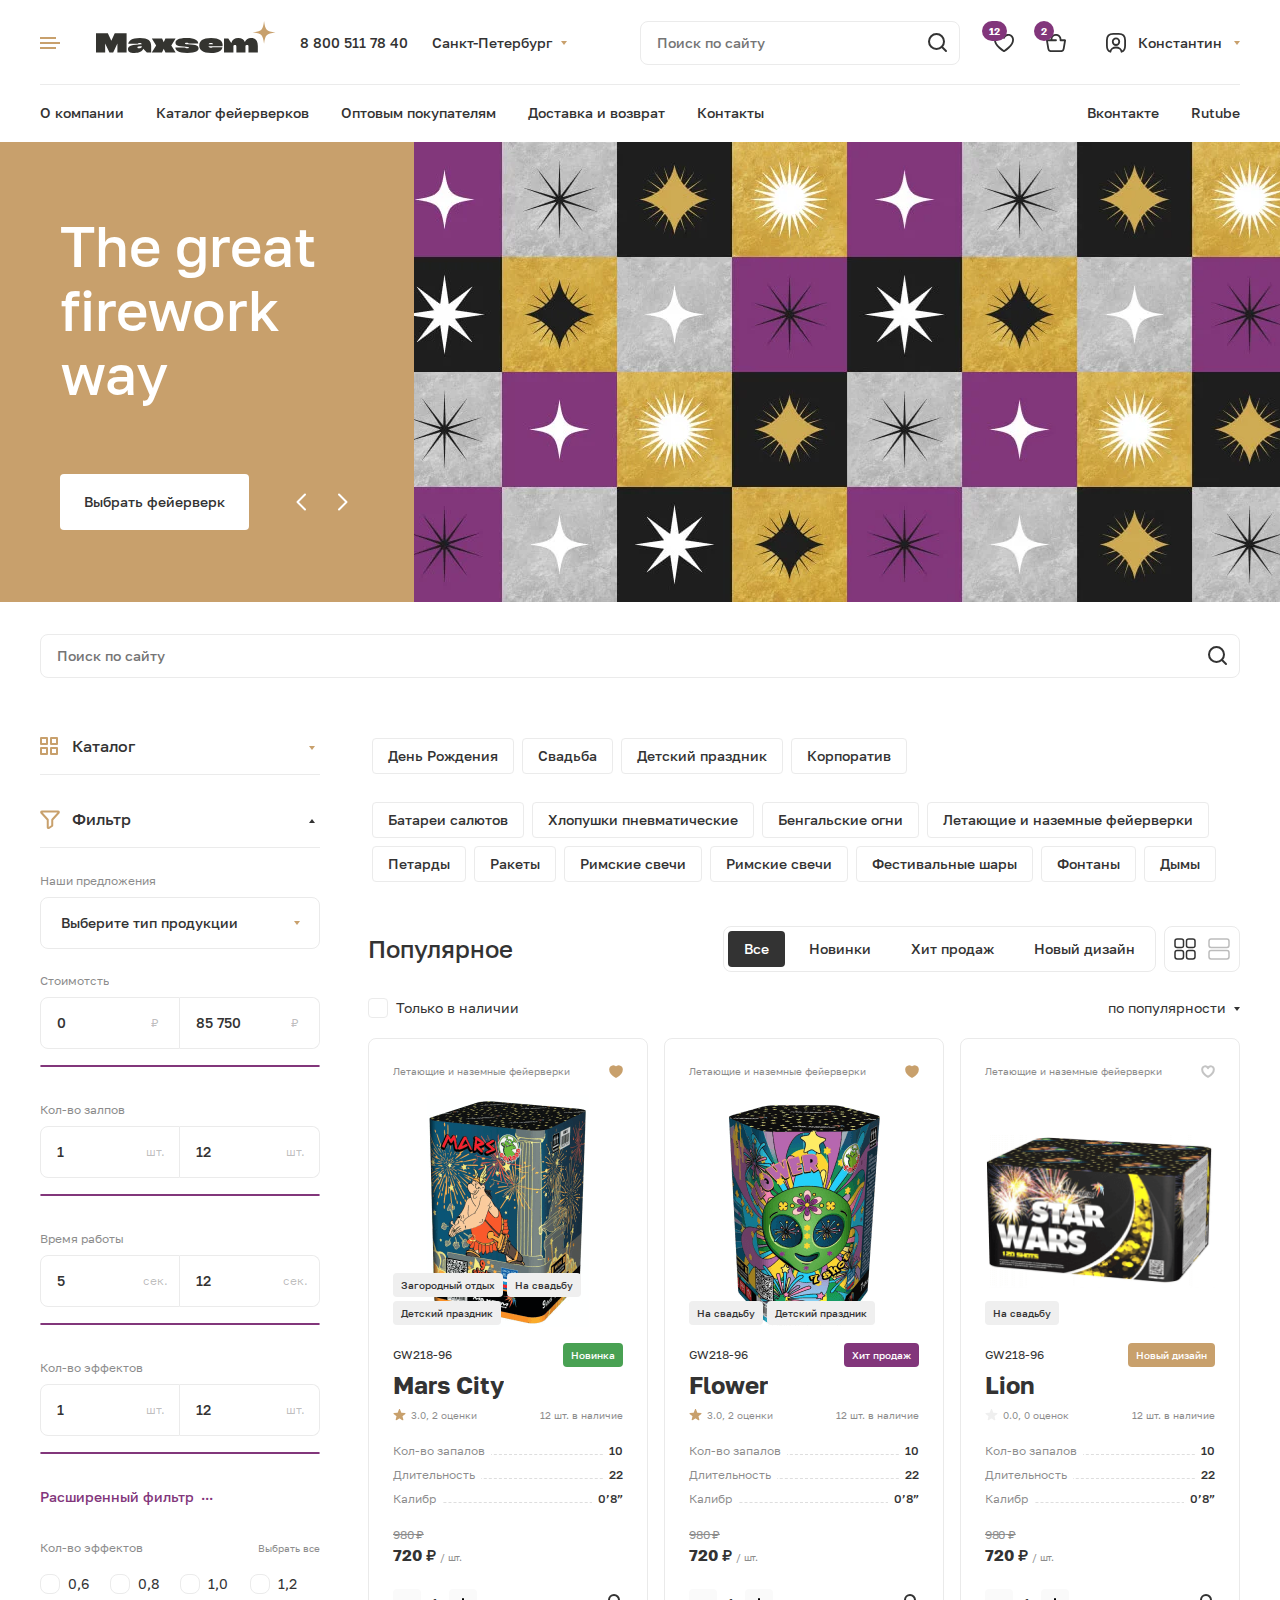
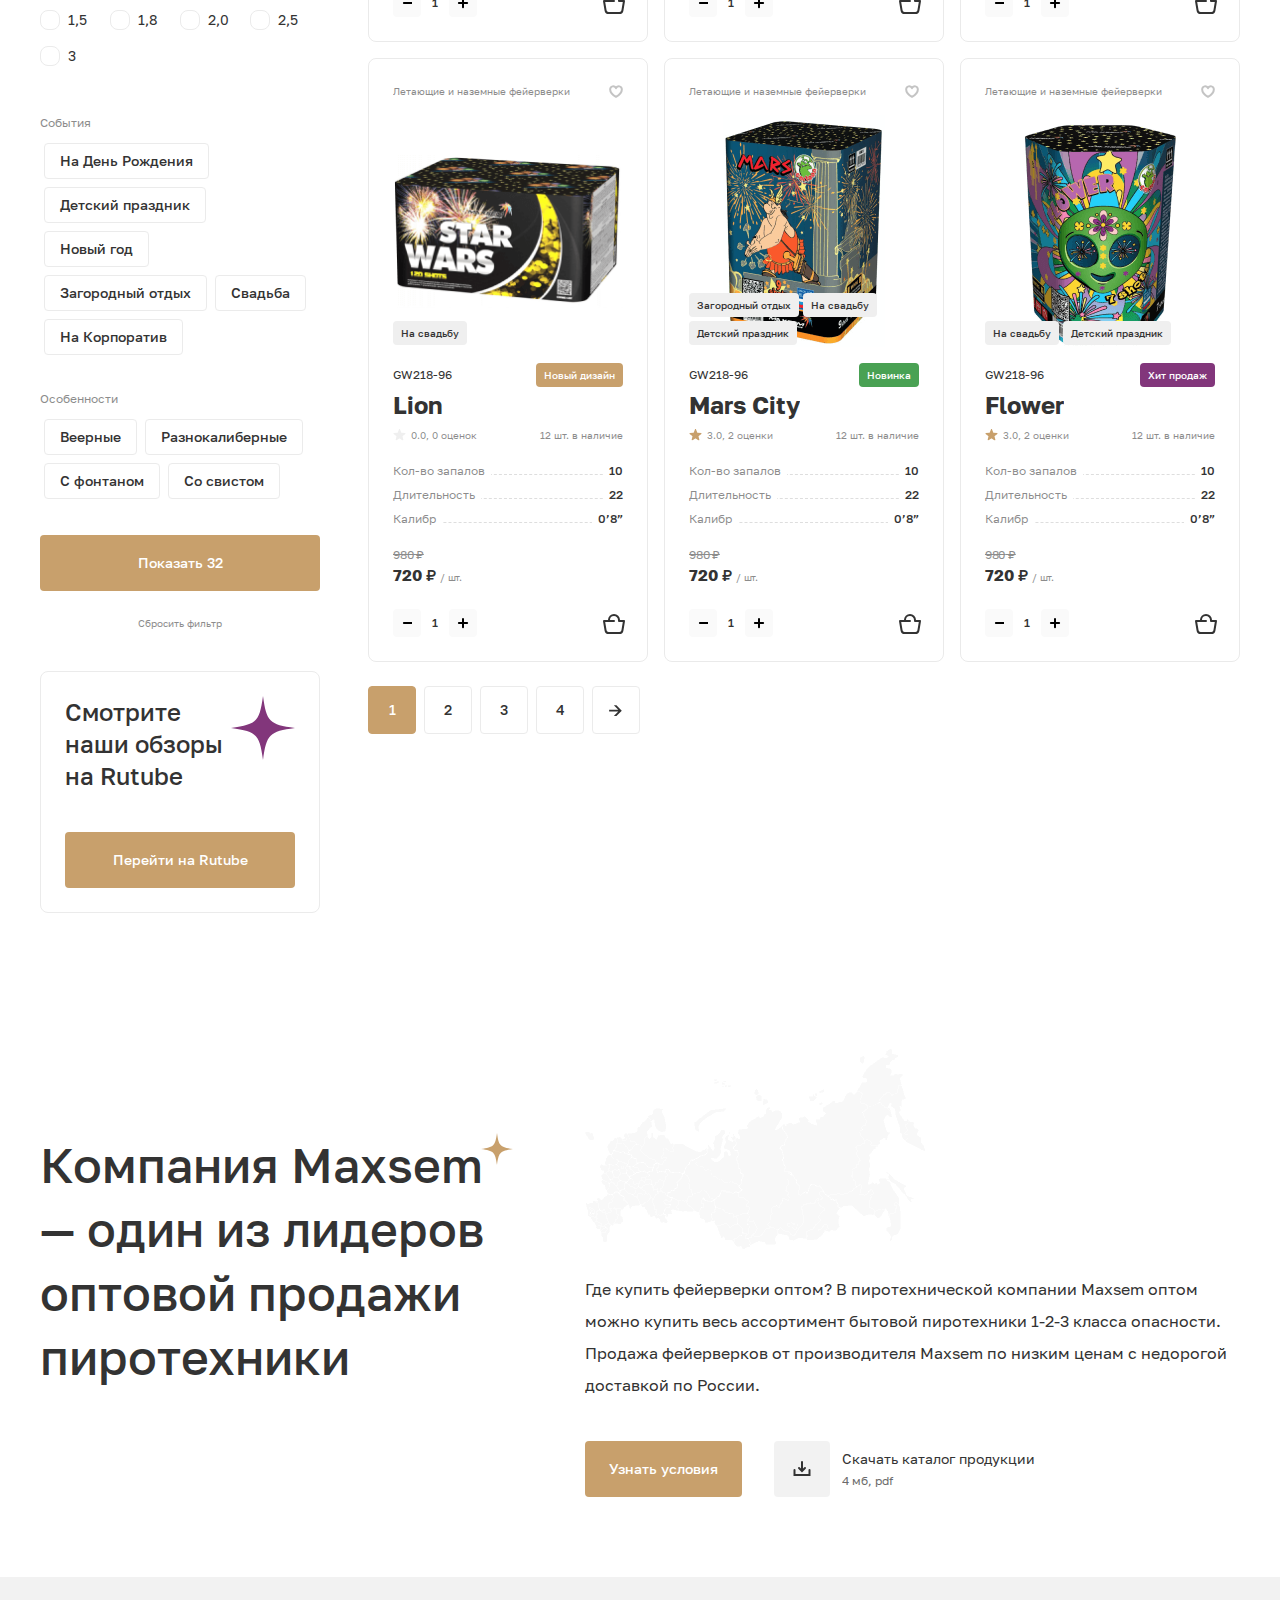
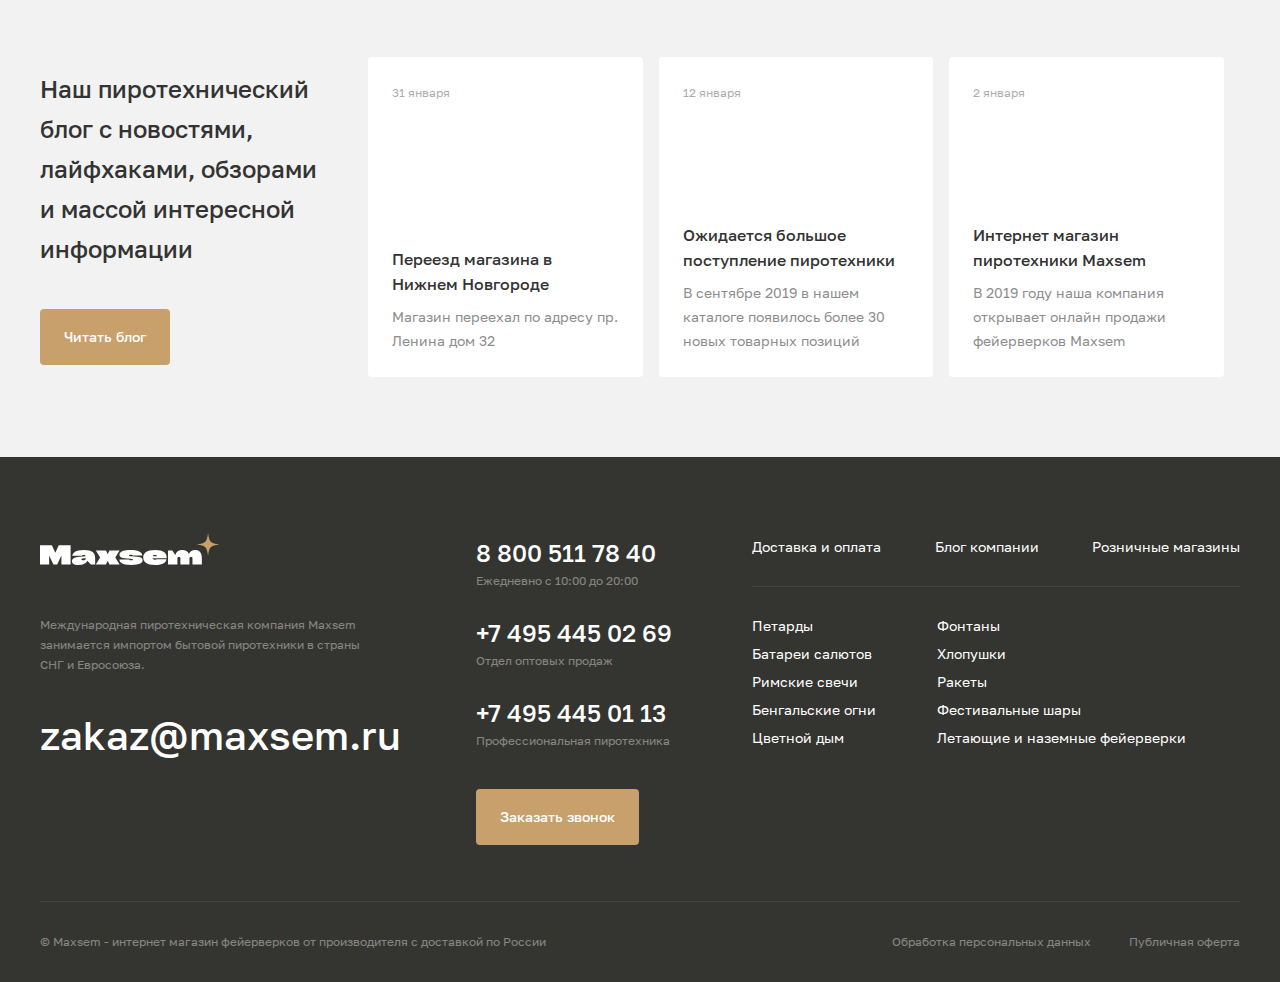
<file: index.html>
﻿<!DOCTYPE html>
<html lang="ru-RU">
<head>
	<title>Maxem</title>
	<meta name="viewport" content="width=device-width, initial-scale=1.0">
	<meta http-equiv="Content-Type" content="text/html; charset=utf-8" />
	<meta http-equiv="Cache-control" content="public">
	<meta name="description" content="Maxem" />
	<link rel="stylesheet" href="style.css" />

	<!-- Favicon -->
	<link rel="apple-touch-icon" sizes="76x76" href="images/favicon/apple-touch-icon.png">
	<link rel="icon" type="image/png" sizes="32x32" href="images/favicon/favicon-32x32.png">
	<link rel="icon" type="image/png" sizes="16x16" href="images/favicon/favicon-16x16.png">
	<link rel="manifest" href="images/favicon/site.webmanifest">
	<link rel="mask-icon" href="images/favicon/safari-pinned-tab.svg" color="#5bbad5">
</head>

<body class="page-main header-noborder">
	<div class="overflow">

		<!-- Header START -->
		<header class="header">
			<div class="container">
				<div class="header__top">

					<div class="header__side-left">
						<div class="burger">
							<div class="burger__line">
								<span></span>
							</div>
						</div>
						<a class="logo" href="#">
							<img class="logo__img" src="images/pics/logo.svg" alt="logo">
						</a>
						<div class="header__wrplaces">
							<a class="header__phone" href="tel:88005117840">8 800 511 78 40</a>
							<div class="header__cities">
								<div class="header__cities-main">Санкт-Петербург</div>
								<form class="h-cities">
									<div class="h-cities__wrsearch">
										<input class="h-cities__search" type="text" placeholder="Введите название города">
									</div>
									<ul class="h-cities__ul">
										<li class="h-cities__li">Москва</li>
										<li class="h-cities__li">Санкт-Петербург</li>
										<li class="h-cities__li">Чебоксары</li>
										<li class="h-cities__li">Воронеж</li>
										<li class="h-cities__li h-cities__li--exit">Выйти</li>
									</ul>
								</form>
							</div>
						</div>
					</div>

					<div class="header__side-right">
						<form class="header-searh__form" action="">
							<input class="header-searh__form-inp" type="text" placeholder="Поиск по сайту">
							<input class="header-searh__form-submit" type="submit">
							<span class="header-searh__form-trigger"></span>
						</form>
						<a class="header__icon header__icon--favorite" href="#">
							<span class="header__icon-numb">12</span>
						</a>
						<a class="header__icon header__icon--basket" href="#">
							<span class="header__icon-numb">2</span>
						</a>
						<div class="profile">
							<a class="profile-account hide" href="#">
								<span>Личный кабинет</span>
							</a>
							<div class="profile-log">
								<div class="profile-log__name">
									<span>Константин</span>
								</div>
								<div class="profile-log__menu">
									<ul class="profile-log__menu-ul">
										<li class="profile-log__menu-li">
											<a class="profile-log__menu-link" href="#">Мои заказы</a>
										</li>
										<li class="profile-log__menu-li">
											<a class="profile-log__menu-link" href="#">Профиль заказов</a>
										</li>
										<li class="profile-log__menu-li">
											<a class="profile-log__menu-link" href="#">Настройка аккаунта</a>
										</li>
										<li class="profile-log__menu-li">
											<a class="profile-log__menu-link" href="#">Выйти</a>
										</li>
									</ul>
								</div>
							</div>
						</div>
					</div> 
				</div>
				
				<div class="search-mobile search-mobile--tune">
					<form class="search-mobile" action="">
						<input class="search-mobile__inp" type="text" placeholder="Поиск по сайту">
						<input class="search-mobile__submit" type="submit">
					</form>
				</div>

				<div class="nav-mobile">
					<div class="nav-mobile__inner">
						<div class="nav-mobile__side" data-tab="nav-mobile__item-cat">
							<div class="nav-mobile__side-tlt nav-mobile__side-cat">Каталог</div>
						</div>
						<div class="nav-mobile__side" data-tab="nav-mobile__item-filter">
							<div class="nav-mobile__side-tlt nav-mobile__side-filter">Фильтр</div>
						</div>
					</div>

					<div class="nav-mobile__body">
						<div class="nav-mobile__item nav-mobile__item-cat">
							<ul class="sidebar__content-ul">
								<li class="sidebar__content-li active">
									<a class="sidebar__content-link" href="#">
										<span class="sidebar__content-name">Батареи салютов</span>
										<span class="sidebar__content-arrow">
											<svg width="6" height="4" viewBox="0 0 6 4" fill="none" xmlns="http://www.w3.org/2000/svg">
												<path d="M3 4L0 0H6L3 4Z" fill="#333333"/>
											</svg>
										</span>
									</a>
									<ul>
										<li><a href="#">Катюши</a></li>
										<li><a href="#">Комбинированные салюты</a></li>
										<li><a href="#">Крупные салюты</a></li>
										<li><a href="#">Малые салюты</a></li>
										<li><a href="#">Мини салюты</a></li>
										<li><a href="#">Средние салюты</a></li>
										<li><a href="#">Супер салюты</a></li>
									</ul>
								</li>

								<li class="sidebar__content-li">
									<a class="sidebar__content-link" href="#">
										<span class="sidebar__content-name">Хлопушки пневматические</span>
									</a>
								</li>
								<li class="sidebar__content-li">
									<a class="sidebar__content-link" href="#">
										<span class="sidebar__content-name">Бенгальские огни</span>
									</a>
								</li>
								<li class="sidebar__content-li">
									<a class="sidebar__content-link" href="#">
										<span class="sidebar__content-name">Летающие и наземные фейерверки</span>
									</a>
								</li>
								<li class="sidebar__content-li">
									<a class="sidebar__content-link" href="#">
										<span class="sidebar__content-name">Петарды</span>
									</a>
								</li>
								<li class="sidebar__content-li">
									<a class="sidebar__content-link" href="#">
										<span class="sidebar__content-name">Ракеты</span>
									</a>
								</li>
								<li class="sidebar__content-li">
									<a class="sidebar__content-link" href="#">
										<span class="sidebar__content-name">Римские свечи</span>
									</a>
								</li>
								<li class="sidebar__content-li">
									<a class="sidebar__content-link" href="#">
										<span class="sidebar__content-name">Фестивальные шары</span>
									</a>
								</li>
								<li class="sidebar__content-li">
									<a class="sidebar__content-link" href="#">
										<span class="sidebar__content-name">Фонтаны</span>
									</a>
								</li>
								<li class="sidebar__content-li">
									<a class="sidebar__content-link" href="#">
										<span class="sidebar__content-name">Цветные дымы</span>
									</a>
								</li>

							</ul>
						</div>
						<div class="nav-mobile__item nav-mobile__item-filter">
							<form class="sidebar__content">
								<div class="sidebar__part sidebar__part--one">
									<div class="sidebar__line">
										<div class="sidebar__line-name">Наши предложения</div>
										<div class="sidebar__focus selection">
											<input class="sidebar__selection-input hide" type="text">
											<div class="sidebar__selected">
												<div class="sidebar__selected-type">Выберите тип продукции</div>
												<div class="sidebar__main-tlt-arrow sidebar__selected-arrow">
													<svg width="6" height="4" viewBox="0 0 6 4" fill="none" xmlns="http://www.w3.org/2000/svg">
														<path d="M3 4L0 0H6L3 4Z" fill="#333333"></path>
													</svg>
												</div>
											</div>
											<ul class="sidebar__selection-ul">
												<li class="sidebar__selection-li">Продукция 1</li>
												<li class="sidebar__selection-li">Продукция 2</li>
												<li class="sidebar__selection-li">Продукция 3</li>
												<li class="sidebar__selection-li">Продукция 4</li>
											</ul>
										</div>
									</div>

									<div class="sidebar__line">
										<div class="sidebar__line-name">Стоимотсть</div>
										<div class="sidebar__focus">
											<div class="sidebar__wrapper">
												<div class="sidebar__full">
													<div class="sidebar__half">
														<input class="sidebar__half-input" type="text" value="0" name="data[Стоимотсть]">
														<div class="sidebar__half-rub">₽</div>
													</div>
													<div class="sidebar__half">
														<input class="sidebar__half-input" type="text" value="85 750" name="data[Стоимотсть]">
														<div class="sidebar__half-rub">₽</div>
													</div>
												</div>
												<div class="sidebar__drug"></div>
											</div>
										</div>
									</div>

									<div class="sidebar__line">
										<div class="sidebar__line-name">Кол-во залпов</div>
										<div class="sidebar__focus">
											<div class="sidebar__wrapper">
												<div class="sidebar__full">
													<div class="sidebar__half">
														<input class="sidebar__half-input" type="text" value="1" name="data[Кол-во залпов]">
														<div class="sidebar__half-rub">шт.</div>
													</div>
													<div class="sidebar__half">
														<input class="sidebar__half-input" type="text" value="12" name="data[Кол-во залпов]">
														<div class="sidebar__half-rub">шт.</div>
													</div>
												</div>
												<div class="sidebar__drug"></div>
											</div>
										</div>
									</div>

									<div class="sidebar__line">
										<div class="sidebar__line-name">Время работы</div>
										<div class="sidebar__focus">
											<div class="sidebar__wrapper">
												<div class="sidebar__full">
													<div class="sidebar__half">
														<input class="sidebar__half-input" type="text" value="5" name="data[Время работы от]">
														<div class="sidebar__half-rub">сек.</div>
													</div>
													<div class="sidebar__half">
														<input class="sidebar__half-input" type="text" value="12" name="data[Время работы до]">
														<div class="sidebar__half-rub">сек.</div>
													</div>
												</div>
												<div class="sidebar__drug"></div>
											</div>
										</div>
									</div>
								</div>

								<div class="sidebar__part sidebar__part--two">

									<div class="sidebar__line">
										<div class="sidebar__line-name">Кол-во эффектов</div>
										<div class="sidebar__focus">
											<div class="sidebar__wrapper">
												<div class="sidebar__full">
													<div class="sidebar__half">
														<input class="sidebar__half-input" type="text" value="1" name="data[Кол-во эффектов от]">
														<div class="sidebar__half-rub">шт.</div>
													</div>
													<div class="sidebar__half">
														<input class="sidebar__half-input" type="text" value="12" name="data[Кол-во эффектов до]">
														<div class="sidebar__half-rub">шт.</div>
													</div>
												</div>
												<div class="sidebar__drug"></div>
											</div>
										</div>
									</div>

									<div class="sidebar__filter-more">Расширенный фильтр</div>

									<div class="sidebar__line effect">
										<div class="alot__header">
											<div class="sidebar__line-name">Кол-во эффектов</div>
											<div class="alot__header-selectall">Выбрать все</div>
										</div>
										
										<div class="sidebar__focus">
											<div class="sidebar__wrapper">
												<div class="sidebar__alot">
													<div class="sidebar__alot-item">
														<input class="sidebar__alot-input" type="checkbox" id="effect__01">
														<label class="sidebar__alot-label" for="effect__01">0,6</label>
													</div>
													<div class="sidebar__alot-item">
														<input class="sidebar__alot-input" type="checkbox" id="effect__02">
														<label class="sidebar__alot-label" for="effect__02">0,8</label>
													</div>
													<div class="sidebar__alot-item">
														<input class="sidebar__alot-input" type="checkbox" id="effect__03">
														<label class="sidebar__alot-label" for="effect__03">1,0</label>
													</div>
													<div class="sidebar__alot-item">
														<input class="sidebar__alot-input" type="checkbox" id="effect__04">
														<label class="sidebar__alot-label" for="effect__04">1,2</label>
													</div>
													<div class="sidebar__alot-item">
														<input class="sidebar__alot-input" type="checkbox" id="effect__05">
														<label class="sidebar__alot-label" for="effect__05">1,5</label>
													</div>
													<div class="sidebar__alot-item">
														<input class="sidebar__alot-input" type="checkbox" id="effect__06">
														<label class="sidebar__alot-label" for="effect__06">1,8</label>
													</div>
													<div class="sidebar__alot-item">
														<input class="sidebar__alot-input" type="checkbox" id="effect__07">
														<label class="sidebar__alot-label" for="effect__07">2,0</label>
													</div>
													<div class="sidebar__alot-item">
														<input class="sidebar__alot-input" type="checkbox" id="effect__08">
														<label class="sidebar__alot-label" for="effect__08">2,5</label>
													</div>
													<div class="sidebar__alot-item">
														<input class="sidebar__alot-input" type="checkbox" id="effect__09">
														<label class="sidebar__alot-label" for="effect__09">3</label>
													</div>
												</div>
											</div>
										</div>
									</div>

									<div class="sidebar__line">
										<div class="sidebar__line-name">События</div>
										<div class="sidebar__focus sidebar__alist">
											<div class="sidebar__alist-item">
												<input class="sidebar__alist-input" type="checkbox" id="checkbox-event__01">
												<label class="sidebar__alist-label" for="checkbox-event__01">На День Рождения</label>
											</div>
											<div class="sidebar__alist-item">
												<input class="sidebar__alist-input" type="checkbox" id="checkbox-event__02">
												<label class="sidebar__alist-label" for="checkbox-event__02">Детский праздник</label>
											</div>
											<div class="sidebar__alist-item">
												<input class="sidebar__alist-input" type="checkbox" id="checkbox-event__03">
												<label class="sidebar__alist-label" for="checkbox-event__03">Новый год</label>
											</div>
											<div class="sidebar__alist-item">
												<input class="sidebar__alist-input" type="checkbox" id="checkbox-event__04">
												<label class="sidebar__alist-label" for="checkbox-event__04">Загородный отдых</label>
											</div>
											<div class="sidebar__alist-item">
												<input class="sidebar__alist-input" type="checkbox" id="checkbox-event__05">
												<label class="sidebar__alist-label" for="checkbox-event__05">Свадьба</label>
											</div>
											<div class="sidebar__alist-item">
												<input class="sidebar__alist-input" type="checkbox" id="checkbox-event__06">
												<label class="sidebar__alist-label" for="checkbox-event__06">На Корпоратив</label>
											</div>
										</div>
									</div>

									<div class="sidebar__line">
										<div class="sidebar__line-name">Особенности</div>
										<div class="sidebar__focus sidebar__alist">
											<div class="sidebar__alist-item">
												<input class="sidebar__alist-input" type="checkbox" id="checkbox-special__07">
												<label class="sidebar__alist-label" for="checkbox-special__07">Веерные</label>
											</div>
											<div class="sidebar__alist-item">
												<input class="sidebar__alist-input" type="checkbox" id="checkbox-special__08">
												<label class="sidebar__alist-label" for="checkbox-special__08">Разнокалиберные</label>
											</div>
											<div class="sidebar__alist-item">
												<input class="sidebar__alist-input" type="checkbox" id="checkbox-special__09">
												<label class="sidebar__alist-label" for="checkbox-special__09">С фонтаном</label>
											</div>
											<div class="sidebar__alist-item">
												<input class="sidebar__alist-input" type="checkbox" id="checkbox-special__10">
												<label class="sidebar__alist-label" for="checkbox-special__10">Со свистом</label>
											</div>
										</div>
									</div>


									<div class="sidebar__btn-more btn">Показать <span>32</span></div>
									<div class="sidebar__btn-reset">
										<span>Сбросить фильтр</span>
									</div>
								</div>
							</form>
						</div>
					</div>
				</div>

				<div class="header__wrapper">
					<div class="header__wrnav">
						<div class="container">
							<div class="header__nav">
								<div class="header__company">
									<a class="header__nav-maintlt" href="#">Компания</a>
									<ul class="header__nav-ul">
										<li class="header__nav-li">
											<a class="header__nav-link" href="#">О компании</a>
										</li>
										<li class="header__nav-li">
											<a class="header__nav-link" href="#">Оптовым покупателям</a>
										</li>
										<li class="header__nav-li">
											<a class="header__nav-link" href="#">Доставка и возврат</a>
										</li>
										<li class="header__nav-li">
											<a class="header__nav-link" href="#">Контакты</a>
										</li>
										<li class="header__nav-li">
											<a class="header__nav-link" href="#">Блог</a>
										</li>
										<li class="header__nav-li">
											<a class="header__nav-link" href="#">Вконтакте</a>
										</li>
										<li class="header__nav-li">
											<a class="header__nav-link" href="#">Rutube</a>
										</li>
									</ul>
								</div>
								<div class="header__catalog">
									<a class="header__nav-maintlt" href="#">Каталог фейерверков</a>
									<ul class="header__nav-ul header__catalog--ul">
										<li class="header__nav-li">
											<a class="header__nav-link" href="#">Батареи салютов</a>
											<ul>
												<li>
													<a href="#">Катюши</a>
												</li>
												<li>
													<a href="#">Комбинированные салюты</a>
												</li>
												<li>
													<a href="#">Крупные салюты</a>
												</li>
												<li>
													<a href="#">Малые салюты</a>
												</li>
												<li>
													<a href="#">Мини салюты</a>
												</li>
												<li>
													<a href="#">Средние салюты</a>
												</li>
												<li>
													<a href="#">Супер салюты</a>
												</li>
											</ul>
										</li>
										<li class="header__nav-li">
											<a class="header__nav-link" href="#">Хлопушки пневматические</a>
										</li>
										<li class="header__nav-li">
											<a class="header__nav-link" href="#">Бенгальские огни</a>
										</li>
										<li class="header__nav-li">
											<a class="header__nav-link" href="#">Летающие и наземные фейерверки</a>
										</li>
										<li class="header__nav-li">
											<a class="header__nav-link" href="#">Петарды</a>
										</li>
										<li class="header__nav-li">
											<a class="header__nav-link" href="#">Ракеты</a>
										</li>
										<li class="header__nav-li">
											<a class="header__nav-link" href="#">Римские свечи</a>
										</li>
										<li class="header__nav-li">
											<a class="header__nav-link" href="#">Фестивальные шары</a>
										</li>
										<li class="header__nav-li">
											<a class="header__nav-link" href="#">Фонтаны</a>
										</li>
										<li class="header__nav-li">
											<a class="header__nav-link" href="#">Цветные дымы</a>
										</li>
									</ul>
								</div>
							</div>
						</div>
					</div>
				</div>


				<nav>
					<div class="buttonMenu"><span></span></div>
					<div class="menu_container">
						<span class="close">
								<svg width="24" height="24" viewBox="0 0 24 24" fill="none" xmlns="http://www.w3.org/2000/svg">
								<path d="M7 17L17 7" stroke="white" stroke-width="2" stroke-linecap="round" stroke-linejoin="round"></path>
								<path d="M17 17L7 7" stroke="white" stroke-width="2" stroke-linecap="round" stroke-linejoin="round"></path>
							</svg>
						</span>
						<div class="menu_wrapper">
							<div class="menu_wrapper_inner">

								<div class="header__bottom">

									<div class="headernav-wrtop">
										<div class="headernav-top">
											<a class="headernav-top__tel" href="tel:88005117840">8 800 511 78 40</a>

											<div class="header__cities headernav-top--cities">
												<div class="header__cities-main">Санкт-Петербург</div>
												<form class="h-cities">
													<div class="h-cities__wrsearch">
														<input class="h-cities__search" type="text" placeholder="Введите название города">
													</div>
													<ul class="h-cities__ul">
														<li class="h-cities__li">Москва</li>
														<li class="h-cities__li">Санкт-Петербург</li>
														<li class="h-cities__li">Чебоксары</li>
														<li class="h-cities__li">Воронеж</li>
														<li class="h-cities__li h-cities__li--exit">Выйти</li>
													</ul>
												</form>
											</div>
										</div>
									</div>

									<div class="headernav-menu">
										<div class="headernav-menu__item headernav-menu__item--account">
											<span class="headernav-menu__item-name">Личный кабинет</span>
										</div>
										<a class="headernav-menu__item headernav-menu__item-basket" href="#">
											<span class="headernav-menu__item-name">Корзина</span>
											<span class="headernav-menu__item-amount">12</span>
										</a>
										<a class="headernav-menu__item headernav-menu__item--favorite" href="#">
											<span class="headernav-menu__item-name">Избранное</span>
											<span class="headernav-menu__item-amount">3</span>
										</a>
										<a class="headernav-menu__item" href="#">Каталог фейерверков</a>
									</div>

									<nav class="main-menu">
										<ul class="main-menu__ul">
											<li class="main-menu__li">
												<a class="main-menu__link" href="#">О компании</a>
											</li>
											<li class="main-menu__li">
												<a class="main-menu__link" href="#">Каталог фейерверков</a>
											</li>
											<li class="main-menu__li">
												<a class="main-menu__link" href="#">Оптовым покупателям</a>
											</li>
											<li class="main-menu__li">
												<a class="main-menu__link" href="#">Доставка и возврат</a>
											</li>
											<li class="main-menu__li">
												<a class="main-menu__link" href="#">Контакты</a>
											</li>
										</ul>
									</nav>

									<div class="soc-menu">
										<ul class="soc-menu__ul">
											<li class="soc-menu__li">
												<a class="soc-menu__link" href="#">Вконтакте</a>
											</li>
											<li class="soc-menu__li">
												<a class="soc-menu__link" href="#">Rutube</a>
											</li>
										</ul>
									</div>
								</div>

								<div class="footer headernav-footer">
									<div class="headernav-footer__phones">
										<div class="headernav-footer__ul">
											<div class="headernav-footer__li">
												<a class="headernav-footer__link" href="mailto:zakaz@maxsem.ru">zakaz@maxsem.ru</a>
											</div>
											<div class="headernav-footer__li">
												<a class="headernav-footer__link" href="tel:+74954450269">+7 (495) 445-02-69</a>
											</div>
											<div class="headernav-footer__li">
												<a class="headernav-footer__link" href="tel:+74954450113">+7 (495) 445-01-13</a>
											</div>
										</div>
									</div>
									<a class="headernav-footer__btn btn" href="#">Заказать звонок</a>
								</div>
							</div>
						</div>
					</div>
				</nav>


				<div class="account-mobile">
					<span class="account-mobile__close">
							<svg width="24" height="24" viewBox="0 0 24 24" fill="none" xmlns="http://www.w3.org/2000/svg">
							<path d="M7 17L17 7" stroke="white" stroke-width="2" stroke-linecap="round" stroke-linejoin="round"></path>
							<path d="M17 17L7 7" stroke="white" stroke-width="2" stroke-linecap="round" stroke-linejoin="round"></path>
						</svg>
					</span>

					<div class="account-mobile__wrapper">
						<div class="account-mobile__wrapper-inner">
							<div class="account-mobile__body">
								<div class="account-mobile__head">
									<div class="account-mobile__icon">
										<svg width="42" height="42" viewBox="0 0 42 42" fill="none" xmlns="http://www.w3.org/2000/svg">
											<path d="M27 1H15C5 1 1 5 1 15V27C1 34.56 3.28 38.7 8.72 40.24C9.16 35.04 14.5 30.9399 21 30.9399C27.5 30.9399 32.84 35.04 33.28 40.24C38.72 38.7 41 34.56 41 27V15C41 5 37 1 27 1ZM21 25.34C17.04 25.34 13.84 22.12 13.84 18.16C13.84 14.2 17.04 11 21 11C24.96 11 28.16 14.2 28.16 18.16C28.16 22.12 24.96 25.34 21 25.34Z" fill="#82367B" stroke="#82367B" stroke-width="2" stroke-linecap="round" stroke-linejoin="round"/>
										</svg>
									</div>
									<div class="account-mobile__data">
										<div class="account-mobile__data-name">Константин</div>
										<div class="account-mobile__data-mail">krassivoe@gmail.com</div>
									</div>
								</div>
								<ul class="account-mobile__ul">
									<li class="account-mobile__li">
										<a class="account-mobile__link" href="#">Мои заказы</a>
									</li>
									<li class="account-mobile__li">
										<a class="account-mobile__link" href="#">Профиль заказов</a>
									</li>
									<li class="account-mobile__li">
										<a class="account-mobile__link" href="#">Настройка аккаунта</a>
									</li>
								</ul>
							</div>
							<div class="account-mobile__exit">
								<div class="account-mobile__exit-btn">Выйти</div>
							</div>
						</div>
					</div>
				</div>

			</div>
		</header>
		<!-- Header END -->

		<!-- Main Slider START -->
		<div class="main-slider">
			<div class="container">
				<div class="main-slider__inner">
					<div class="main-slider__slide">
						<div class="main-slider__aside">
							<div class="container">
								<div class="main-slider__asd">
									<div class="title main-slider__title">The great firework way</div>
									<div class="main-slider__control">
										<a class="main-slider__btn btn btn--white" href="#">Выбрать фейерверк</a>
										<div class="main-slider__arrows">
											<div class="main-slider__arrow main-slider__arrow-left" onclick="jQuery('.main-slider__inner').slick('slickPrev')"></div>
											<div class="main-slider__arrow main-slider__arrow-right" onclick="jQuery('.main-slider__inner').slick('slickNext')"></div>
										</div>
									</div>
								</div>
							</div>
						</div>
						<div class="main-slider__cont">
							<!-- <picture>
								<source type="image/webp" srcset="images/pics/main-slide-1.webp">
								<img class="main-slider__cont-img" loading="lazy" src="images/pics/main-slide-1.jpg" alt="picture" width="880" height="460">
							</picture> -->
						</div>
					</div>
					<div class="main-slider__slide">
						<div class="main-slider__aside">
							<div class="container">
								<div class="main-slider__asd">
									<div class="title main-slider__title">The great firework way 2</div>
									<div class="main-slider__control">
										<a class="main-slider__btn btn btn--white" href="#">Выбрать фейерверк</a>
										<div class="main-slider__arrows">
											<div class="main-slider__arrow main-slider__arrow-left" onclick="jQuery('.main-slider__inner').slick('slickPrev')"></div>
											<div class="main-slider__arrow main-slider__arrow-right" onclick="jQuery('.main-slider__inner').slick('slickNext')"></div>
										</div>
									</div>
								</div>
							</div>
						</div>
						<div class="main-slider__cont">
							<!-- <picture>
								<source type="image/webp" srcset="images/pics/main-slide-1.webp">
								<img class="main-slider__cont-img" loading="lazy" src="images/pics/main-slide-1.jpg" alt="picture" width="880" height="460">
							</picture> -->
						</div>
					</div>
				</div>
			</div> 
		</div>
		<!-- Main Slider END -->

		<!-- Поиск START -->
		<div class="l-search">
			<div class="container">
				<div class="l-search__inner">
					<form class="l-search__form" action="">
						<input class="l-search__form-inp" type="text" placeholder="Поиск по сайту">
						<input class="l-search__form-submit" type="submit">
					</form>
				</div>
			</div>
		</div>
		<!-- Поиск END -->

		<!-- Catalog START -->
		<div class="catalog">
			<div class="container">
				<div class="catalog__inner">
					<div class="sidebar">
						<div class="sidebar__section">
							<div class="sidebar__main-tlt sidebar__main-tlt--catalog">
								<span>Каталог</span>
								<div class="sidebar__main-tlt-arrow">
									<svg width="6" height="4" viewBox="0 0 6 4" fill="none" xmlns="http://www.w3.org/2000/svg">
										<path d="M3 4L0 0H6L3 4Z" fill="#333333"/>
									</svg>
								</div>
							</div>
							<div class="sidebar__content">
								<ul class="sidebar__content-ul">
									<li class="sidebar__content-li active">
										<a class="sidebar__content-link" href="#">
											<span class="sidebar__content-name">Батареи салютов</span>
											<span class="sidebar__content-arrow">
												<svg width="6" height="4" viewBox="0 0 6 4" fill="none" xmlns="http://www.w3.org/2000/svg">
													<path d="M3 4L0 0H6L3 4Z" fill="#333333"/>
												</svg>
											</span>
										</a>
										<ul>
											<li><a href="#">Катюши</a></li>
											<li><a href="#">Комбинированные салюты</a></li>
											<li><a href="#">Крупные салюты</a></li>
											<li><a href="#">Малые салюты</a></li>
											<li><a href="#">Мини салюты</a></li>
											<li><a href="#">Средние салюты</a></li>
											<li><a href="#">Супер салюты</a></li>
										</ul>
									</li>

									<li class="sidebar__content-li">
										<a class="sidebar__content-link" href="#">
											<span class="sidebar__content-name">Хлопушки пневматические</span>
										</a>
									</li>
									<li class="sidebar__content-li">
										<a class="sidebar__content-link" href="#">
											<span class="sidebar__content-name">Бенгальские огни</span>
										</a>
									</li>
									<li class="sidebar__content-li">
										<a class="sidebar__content-link" href="#">
											<span class="sidebar__content-name">Летающие и наземные фейерверки</span>
										</a>
									</li>
									<li class="sidebar__content-li">
										<a class="sidebar__content-link" href="#">
											<span class="sidebar__content-name">Петарды</span>
										</a>
									</li>
									<li class="sidebar__content-li">
										<a class="sidebar__content-link" href="#">
											<span class="sidebar__content-name">Ракеты</span>
										</a>
									</li>
									<li class="sidebar__content-li">
										<a class="sidebar__content-link" href="#">
											<span class="sidebar__content-name">Римские свечи</span>
										</a>
									</li>
									<li class="sidebar__content-li">
										<a class="sidebar__content-link" href="#">
											<span class="sidebar__content-name">Фестивальные шары</span>
										</a>
									</li>
									<li class="sidebar__content-li">
										<a class="sidebar__content-link" href="#">
											<span class="sidebar__content-name">Фонтаны</span>
										</a>
									</li>
									<li class="sidebar__content-li">
										<a class="sidebar__content-link" href="#">
											<span class="sidebar__content-name">Цветные дымы</span>
										</a>
									</li>

								</ul>
							</div>
						</div>

						<div class="sidebar__section active">
							<div class="sidebar__main-tlt sidebar__main-tlt--filter">
								<span>Фильтр</span>
								<div class="sidebar__main-tlt-arrow">
									<svg width="6" height="4" viewBox="0 0 6 4" fill="none" xmlns="http://www.w3.org/2000/svg">
										<path d="M3 4L0 0H6L3 4Z" fill="#333333"/>
									</svg>
								</div>
							</div>
							<form class="sidebar__content">
								<div class="sidebar__part sidebar__part--one">
									<div class="sidebar__line">
										<div class="sidebar__line-name">Наши предложения</div>
										<div class="sidebar__focus selection">
											<input class="sidebar__selection-input hide" type="text">
											<div class="sidebar__selected">
												<div class="sidebar__selected-type">Выберите тип продукции</div>
												<div class="sidebar__main-tlt-arrow sidebar__selected-arrow">
													<svg width="6" height="4" viewBox="0 0 6 4" fill="none" xmlns="http://www.w3.org/2000/svg">
														<path d="M3 4L0 0H6L3 4Z" fill="#333333"></path>
													</svg>
												</div>
											</div>
											<ul class="sidebar__selection-ul">
												<li class="sidebar__selection-li">Продукция 1</li>
												<li class="sidebar__selection-li">Продукция 2</li>
												<li class="sidebar__selection-li">Продукция 3</li>
												<li class="sidebar__selection-li">Продукция 4</li>
											</ul>
										</div>
									</div>

									<div class="sidebar__line">
										<div class="sidebar__line-name">Стоимотсть</div>
										<div class="sidebar__focus">
											<div class="sidebar__wrapper">
												<div class="sidebar__full">
													<div class="sidebar__half">
														<input class="sidebar__half-input" type="text" value="0" name="data[Стоимотсть]">
														<div class="sidebar__half-rub">₽</div>
													</div>
													<div class="sidebar__half">
														<input class="sidebar__half-input" type="text" value="85 750" name="data[Стоимотсть]">
														<div class="sidebar__half-rub">₽</div>
													</div>
												</div>
												<div class="sidebar__drug"></div>
											</div>
										</div>
									</div>

									<div class="sidebar__line">
										<div class="sidebar__line-name">Кол-во залпов</div>
										<div class="sidebar__focus">
											<div class="sidebar__wrapper">
												<div class="sidebar__full">
													<div class="sidebar__half">
														<input class="sidebar__half-input" type="text" value="1" name="data[Кол-во залпов]">
														<div class="sidebar__half-rub">шт.</div>
													</div>
													<div class="sidebar__half">
														<input class="sidebar__half-input" type="text" value="12" name="data[Кол-во залпов]">
														<div class="sidebar__half-rub">шт.</div>
													</div>
												</div>
												<div class="sidebar__drug"></div>
											</div>
										</div>
									</div>

									<div class="sidebar__line">
										<div class="sidebar__line-name">Время работы</div>
										<div class="sidebar__focus">
											<div class="sidebar__wrapper">
												<div class="sidebar__full">
													<div class="sidebar__half">
														<input class="sidebar__half-input" type="text" value="5" name="data[Время работы от]">
														<div class="sidebar__half-rub">сек.</div>
													</div>
													<div class="sidebar__half">
														<input class="sidebar__half-input" type="text" value="12" name="data[Время работы до]">
														<div class="sidebar__half-rub">сек.</div>
													</div>
												</div>
												<div class="sidebar__drug"></div>
											</div>
										</div>
									</div>
								</div>

								<div class="sidebar__part sidebar__part--two">

									<div class="sidebar__line">
										<div class="sidebar__line-name">Кол-во эффектов</div>
										<div class="sidebar__focus">
											<div class="sidebar__wrapper">
												<div class="sidebar__full">
													<div class="sidebar__half">
														<input class="sidebar__half-input" type="text" value="1" name="data[Кол-во эффектов от]">
														<div class="sidebar__half-rub">шт.</div>
													</div>
													<div class="sidebar__half">
														<input class="sidebar__half-input" type="text" value="12" name="data[Кол-во эффектов до]">
														<div class="sidebar__half-rub">шт.</div>
													</div>
												</div>
												<div class="sidebar__drug"></div>
											</div>
										</div>
									</div>

									<div class="sidebar__filter-more">Расширенный фильтр</div>

									<div class="sidebar__line effect">
										<div class="alot__header">
											<div class="sidebar__line-name">Кол-во эффектов</div>
											<div class="alot__header-selectall">Выбрать все</div>
										</div>
										
										<div class="sidebar__focus">
											<div class="sidebar__wrapper">
												<div class="sidebar__alot">
													<div class="sidebar__alot-item">
														<input class="sidebar__alot-input" type="checkbox" id="effect__01">
														<label class="sidebar__alot-label" for="effect__01">0,6</label>
													</div>
													<div class="sidebar__alot-item">
														<input class="sidebar__alot-input" type="checkbox" id="effect__02">
														<label class="sidebar__alot-label" for="effect__02">0,8</label>
													</div>
													<div class="sidebar__alot-item">
														<input class="sidebar__alot-input" type="checkbox" id="effect__03">
														<label class="sidebar__alot-label" for="effect__03">1,0</label>
													</div>
													<div class="sidebar__alot-item">
														<input class="sidebar__alot-input" type="checkbox" id="effect__04">
														<label class="sidebar__alot-label" for="effect__04">1,2</label>
													</div>
													<div class="sidebar__alot-item">
														<input class="sidebar__alot-input" type="checkbox" id="effect__05">
														<label class="sidebar__alot-label" for="effect__05">1,5</label>
													</div>
													<div class="sidebar__alot-item">
														<input class="sidebar__alot-input" type="checkbox" id="effect__06">
														<label class="sidebar__alot-label" for="effect__06">1,8</label>
													</div>
													<div class="sidebar__alot-item">
														<input class="sidebar__alot-input" type="checkbox" id="effect__07">
														<label class="sidebar__alot-label" for="effect__07">2,0</label>
													</div>
													<div class="sidebar__alot-item">
														<input class="sidebar__alot-input" type="checkbox" id="effect__08">
														<label class="sidebar__alot-label" for="effect__08">2,5</label>
													</div>
													<div class="sidebar__alot-item">
														<input class="sidebar__alot-input" type="checkbox" id="effect__09">
														<label class="sidebar__alot-label" for="effect__09">3</label>
													</div>
												</div>
											</div>
										</div>
									</div>

									<div class="sidebar__line">
										<div class="sidebar__line-name">События</div>
										<div class="sidebar__focus sidebar__alist">
											<div class="sidebar__alist-item">
												<input class="sidebar__alist-input" type="checkbox" id="checkbox-event__01d">
												<label class="sidebar__alist-label" for="checkbox-event__01d">На День Рождения</label>
											</div>
											<div class="sidebar__alist-item">
												<input class="sidebar__alist-input" type="checkbox" id="checkbox-event__02d">
												<label class="sidebar__alist-label" for="checkbox-event__02d">Детский праздник</label>
											</div>
											<div class="sidebar__alist-item">
												<input class="sidebar__alist-input" type="checkbox" id="checkbox-event__03d">
												<label class="sidebar__alist-label" for="checkbox-event__03d">Новый год</label>
											</div>
											<div class="sidebar__alist-item">
												<input class="sidebar__alist-input" type="checkbox" id="checkbox-event__04d">
												<label class="sidebar__alist-label" for="checkbox-event__04d">Загородный отдых</label>
											</div>
											<div class="sidebar__alist-item">
												<input class="sidebar__alist-input" type="checkbox" id="checkbox-event__05d">
												<label class="sidebar__alist-label" for="checkbox-event__05d">Свадьба</label>
											</div>
											<div class="sidebar__alist-item">
												<input class="sidebar__alist-input" type="checkbox" id="checkbox-event__06d">
												<label class="sidebar__alist-label" for="checkbox-event__06d">На Корпоратив</label>
											</div>
										</div>
									</div>

									<div class="sidebar__line">
										<div class="sidebar__line-name">Особенности</div>
										<div class="sidebar__focus sidebar__alist">
											<div class="sidebar__alist-item">
												<input class="sidebar__alist-input" type="checkbox" id="checkbox-special__07d">
												<label class="sidebar__alist-label" for="checkbox-special__07d">Веерные</label>
											</div>
											<div class="sidebar__alist-item">
												<input class="sidebar__alist-input" type="checkbox" id="checkbox-special__08d">
												<label class="sidebar__alist-label" for="checkbox-special__08d">Разнокалиберные</label>
											</div>
											<div class="sidebar__alist-item">
												<input class="sidebar__alist-input" type="checkbox" id="checkbox-special__09d">
												<label class="sidebar__alist-label" for="checkbox-special__09d">С фонтаном</label>
											</div>
											<div class="sidebar__alist-item">
												<input class="sidebar__alist-input" type="checkbox" id="checkbox-special__10d">
												<label class="sidebar__alist-label" for="checkbox-special__10d">Со свистом</label>
											</div>
										</div>
									</div>


									<div class="sidebar__btn-more btn">Показать <span>32</span></div>
									<div class="sidebar__btn-reset">
										<span>Сбросить фильтр</span>
									</div>
								</div>
							</form>
						</div>

						<div class="rutube">
							<div class="rutube__title">Смотрите наши обзоры на Rutube</div>
							<a class="rutube__btn btn" href="#" target="_blank">Перейти на Rutube</a>
						</div>
					</div>

					<div class="catalog__content">
						<div class="typelist eventlist">
							<ul class="typelist__ul">
								<li class="typelist__li">День Рождения</li>
								<li class="typelist__li">Свадьба</li>
								<li class="typelist__li">Детский праздник</li>
								<li class="typelist__li">Корпоратив</li>
							</ul>
						</div>
						<div class="typelist fireworklist">
							<ul class="typelist__ul">
								<li class="typelist__li">Батареи салютов</li>
								<li class="typelist__li">Хлопушки пневматические</li>
								<li class="typelist__li">Бенгальские огни</li>
								<li class="typelist__li">Летающие и наземные фейерверки</li>
								<li class="typelist__li">Петарды</li>
								<li class="typelist__li">Ракеты</li>
								<li class="typelist__li">Римские свечи</li>
								<li class="typelist__li">Римские свечи</li>
								<li class="typelist__li">Фестивальные шары</li>
								<li class="typelist__li">Фонтаны</li>
								<li class="typelist__li">Дымы</li>
							</ul>
						</div>
						<div class="panel panel--tune">
							<div class="panel__head">
								<h2 class="panel__title title">Популярное</h2>
								<div class="control">
									<ul class="control__ul">
										<li class="control__label-item active">Все</li>
										<li class="control__label-item">Новинки</li>
										<li class="control__label-item">Хит продаж</li>
										<li class="control__label-item">Новый дизайн</li>
									</ul>
									<ul class="control__view-ul">
										<li class="control__view-item active" data-change="catalog__list">
											<svg width="24" height="24" viewBox="0 0 24 24" fill="none" xmlns="http://www.w3.org/2000/svg">
												<g opacity="0.32">
												<path d="M22 8.52V3.98C22 2.57 21.36 2 19.77 2H15.73C14.14 2 13.5 2.57 13.5 3.98V8.51C13.5 9.93 14.14 10.49 15.73 10.49H19.77C21.36 10.5 22 9.93 22 8.52Z" stroke="#333333" stroke-width="1.5" stroke-linecap="round" stroke-linejoin="round"/>
												<path d="M22 19.77V15.73C22 14.14 21.36 13.5 19.77 13.5H15.73C14.14 13.5 13.5 14.14 13.5 15.73V19.77C13.5 21.36 14.14 22 15.73 22H19.77C21.36 22 22 21.36 22 19.77Z" stroke="#333333" stroke-width="1.5" stroke-linecap="round" stroke-linejoin="round"/>
												<path d="M10.5 8.52V3.98C10.5 2.57 9.86 2 8.27 2H4.23C2.64 2 2 2.57 2 3.98V8.51C2 9.93 2.64 10.49 4.23 10.49H8.27C9.86 10.5 10.5 9.93 10.5 8.52Z" stroke="#333333" stroke-width="1.5" stroke-linecap="round" stroke-linejoin="round"/>
												<path d="M10.5 19.77V15.73C10.5 14.14 9.86 13.5 8.27 13.5H4.23C2.64 13.5 2 14.14 2 15.73V19.77C2 21.36 2.64 22 4.23 22H8.27C9.86 22 10.5 21.36 10.5 19.77Z" stroke="#333333" stroke-width="1.5" stroke-linecap="round" stroke-linejoin="round"/>
												</g>
											</svg>
										</li>
										<li class="control__view-item" data-change="catalog__view">
											<svg width="24" height="24" viewBox="0 0 24 24" fill="none" xmlns="http://www.w3.org/2000/svg">
												<g opacity="0.32">
												<path d="M19.9 13.5H4.1C2.6 13.5 2 14.14 2 15.73V19.77C2 21.36 2.6 22 4.1 22H19.9C21.4 22 22 21.36 22 19.77V15.73C22 14.14 21.4 13.5 19.9 13.5Z" stroke="#333333" stroke-width="1.5" stroke-linecap="round" stroke-linejoin="round"/>
												<path d="M19.9 2H4.1C2.6 2 2 2.64 2 4.23V8.27C2 9.86 2.6 10.5 4.1 10.5H19.9C21.4 10.5 22 9.86 22 8.27V4.23C22 2.64 21.4 2 19.9 2Z" stroke="#333333" stroke-width="1.5" stroke-linecap="round" stroke-linejoin="round"/>
												</g>
											</svg>
										</li>
									</ul>
								</div>
							</div>
						</div>

						<div class="catalog-custom">
							<div class="catalog-custom__stoke">
								<div class="catalog-custom__stoke-line">
									<input type="checkbox" name="catalog-stoke" id="catalog-stoke">
									<label class="catalog-custom__label" for="catalog-stoke">Только в наличии</label>
								</div>
							</div>
							<div class="catalog-custom__wrselect">
								<div class="catalog-custom__name">по популярности</div>
								<ul class="catalog-custom__ul">
									<li class="catalog-custom__li">по популярности</li>
									<li class="catalog-custom__li">по цене</li>
									<li class="catalog-custom__li">по возрастанию</li>
								</ul>
							</div>
						</div>

					 	<div class="catalog__inn">
						 	<div class="catalog__tab catalog__list catalog__list--main active">
						 		<div class="product catalog__list-product">
						 			<div class="product__inn">
						 				<div class="product__main">
						 					<div class="product__high">
						 						<a class="product__high-name" href="#">Летающие и наземные фейерверки</a>
						 						<div class="product__high-like active">
						 							<svg viewBox="0 0 14 14" fill="none" xmlns="http://www.w3.org/2000/svg">
														<path d="M7.00033 12.833C7.00033 12.833 1.16699 9.4921 1.16699 5.43528C1.16711 4.71826 1.41004 4.02341 1.85448 3.46887C2.29891 2.91433 2.91742 2.53433 3.60485 2.39347C4.29228 2.25262 5.00619 2.3596 5.62521 2.69624C6.24422 3.03287 6.73014 3.57838 7.00033 4.24001L7.00032 4.24002C7.27051 3.57838 7.75642 3.03288 8.37544 2.69624C8.99446 2.3596 9.70837 2.25262 10.3958 2.39347C11.0832 2.53433 11.7017 2.91433 12.1462 3.46887C12.5906 4.02341 12.8335 4.71826 12.8337 5.43528C12.8337 9.4921 7.00033 12.833 7.00033 12.833Z" stroke="#333333" stroke-width="2" stroke-linecap="round" stroke-linejoin="round"/>
													</svg>
						 						</div>
						 					</div>
						 					<a class="product__wrimage" href="#">
						 						<img class="product__img" src="images/pics/list-product-1.png" alt="">
							 					<div class="product__lebels">
							 						<div class="product__lebels-item">Загородный отдых</div>
							 						<div class="product__lebels-item">На свадьбу</div>
							 						<div class="product__lebels-item">Детский праздник</div>
							 					</div>
						 					</a>
						 				</div>

						 				<div class="product__details">
						 					<div class="product__grab">
						 						<div class="product__vendor">GW218-96</div>
						 						<div class="product__label">Новинка</div>
						 					</div>
						 					<a class="product__title" href="#">Mars City</a>
						 					<div class="product__mates">
						 						<a class="product__rating active" href="#">
						 							<span class="product__rating-numb">3.0</span>, 
						 							<span class="product__rating-rate">2</span> оценки
						 						</a>
						 						<div class="product__store">
						 							<span>12</span> шт. в наличие
						 						</div>
					 						</div>
					 						<div class="product__feature">
					 							<div class="product__feature-line">
					 								<div class="product__feature-name">Кол-во запалов</div>
					 								<div class="product__feature-numb">10</div>
					 							</div>
					 							<div class="product__feature-line">
					 								<div class="product__feature-name">Длительность</div>
					 								<div class="product__feature-numb">22</div>
					 							</div>
					 							<div class="product__feature-line">
					 								<div class="product__feature-name">Калибр</div>
					 								<div class="product__feature-numb">0’8”</div>
					 							</div>
					 						</div>
					 						<div class="product__price">
					 							<div class="product__price-cross">
					 								<span>980</span> ₽
					 							</div>
					 							<div class="product__price-main">
					 								<strong>720</strong> ₽ <span>/ шт.</span>
					 							</div>
					 						</div>
					 						<div class="product__action">
				 								<form class="product__action-numeric">
						                            <span class="product__action-minus">
						                            	<svg width="10" height="12" viewBox="0 0 10 12" fill="none" xmlns="http://www.w3.org/2000/svg">
															<path d="M1.875 6H10.125" stroke="black" stroke-width="2" stroke-linecap="round" stroke-linejoin="round"/>
														</svg>
						                            </span>
						                            <input class="product__action-chislo" type="text" value="1" name="chislos" tabindex="0">
						                            <span class="product__action-plus">
														<svg width="12" height="12" viewBox="0 0 12 12" fill="none" xmlns="http://www.w3.org/2000/svg">
															<path d="M1.875 6H10.125" stroke="black" stroke-width="2" stroke-linecap="round" stroke-linejoin="round"/>
															<path d="M6 1.875V10.125" stroke="black" stroke-width="2" stroke-linecap="round" stroke-linejoin="round"/>
														</svg>
						                            </span>
						                        </form>
					 							<a class="product__action-basket" href="#">
					 								<svg width="22" height="20" viewBox="0 0 22 20" fill="none" xmlns="http://www.w3.org/2000/svg">
														<path d="M11 7H6M6 7H1L2.5822 16.4932C2.82329 17.9398 4.07486 19 5.54138 19H16.4586C17.9251 19 19.1767 17.9398 19.4178 16.4932L21 7H16V6C16 3.23858 13.7614 1 11 1V1C8.23858 1 6 3.23858 6 6V7Z" stroke="#333333" stroke-width="2" stroke-linecap="round" stroke-linejoin="round"/>
													</svg>
					 							</a>
					 						</div>
						 				</div>
						 			</div>
						 		</div>

						 		<div class="product catalog__list-product">
						 			<div class="product__inn">
						 				<div class="product__main">
						 					<div class="product__high">
						 						<a class="product__high-name" href="#">Летающие и наземные фейерверки</a>
						 						<div class="product__high-like active">
						 							<svg viewBox="0 0 14 14" fill="none" xmlns="http://www.w3.org/2000/svg">
														<path d="M7.00033 12.833C7.00033 12.833 1.16699 9.4921 1.16699 5.43528C1.16711 4.71826 1.41004 4.02341 1.85448 3.46887C2.29891 2.91433 2.91742 2.53433 3.60485 2.39347C4.29228 2.25262 5.00619 2.3596 5.62521 2.69624C6.24422 3.03287 6.73014 3.57838 7.00033 4.24001L7.00032 4.24002C7.27051 3.57838 7.75642 3.03288 8.37544 2.69624C8.99446 2.3596 9.70837 2.25262 10.3958 2.39347C11.0832 2.53433 11.7017 2.91433 12.1462 3.46887C12.5906 4.02341 12.8335 4.71826 12.8337 5.43528C12.8337 9.4921 7.00033 12.833 7.00033 12.833Z" stroke="#333333" stroke-width="2" stroke-linecap="round" stroke-linejoin="round"/>
													</svg>
						 						</div>
						 					</div>
						 					<a class="product__wrimage" href="#">
						 						<img class="product__img" src="images/pics/list-product-2.png" alt="">
							 					<div class="product__lebels">
							 						<div class="product__lebels-item">На свадьбу</div>
							 						<div class="product__lebels-item">Детский праздник</div>
							 					</div>
						 					</a>
						 				</div>

						 				<div class="product__details">
						 					<div class="product__grab">
						 						<div class="product__vendor">GW218-96</div>
						 						<div class="product__label product__label--hit">Хит продаж</div>
						 					</div>
						 					<a class="product__title" href="#">Flower</a>
						 					<div class="product__mates">
						 						<a class="product__rating active" href="#">
						 							<span class="product__rating-numb">3.0</span>, 
						 							<span class="product__rating-rate">2</span> оценки
						 						</a>
						 						<div class="product__store">
						 							<span>12</span> шт. в наличие
						 						</div>
					 						</div>
					 						<div class="product__feature">
					 							<div class="product__feature-line">
					 								<div class="product__feature-name">Кол-во запалов</div>
					 								<div class="product__feature-numb">10</div>
					 							</div>
					 							<div class="product__feature-line">
					 								<div class="product__feature-name">Длительность</div>
					 								<div class="product__feature-numb">22</div>
					 							</div>
					 							<div class="product__feature-line">
					 								<div class="product__feature-name">Калибр</div>
					 								<div class="product__feature-numb">0’8”</div>
					 							</div>
					 						</div>
					 						<div class="product__price">
					 							<div class="product__price-cross">
					 								<span>980</span> ₽
					 							</div>
					 							<div class="product__price-main">
					 								<strong>720</strong> ₽ <span>/ шт.</span>
					 							</div>
					 						</div>
					 						<div class="product__action">
				 								<form class="product__action-numeric">
						                            <span class="product__action-minus">
						                            	<svg width="10" height="12" viewBox="0 0 10 12" fill="none" xmlns="http://www.w3.org/2000/svg">
															<path d="M1.875 6H10.125" stroke="black" stroke-width="2" stroke-linecap="round" stroke-linejoin="round"/>
														</svg>
						                            </span>
						                            <input class="product__action-chislo" type="text" value="1" name="chislos" tabindex="0">
						                            <span class="product__action-plus">
														<svg width="12" height="12" viewBox="0 0 12 12" fill="none" xmlns="http://www.w3.org/2000/svg">
															<path d="M1.875 6H10.125" stroke="black" stroke-width="2" stroke-linecap="round" stroke-linejoin="round"/>
															<path d="M6 1.875V10.125" stroke="black" stroke-width="2" stroke-linecap="round" stroke-linejoin="round"/>
														</svg>
						                            </span>
						                        </form>
					 							<a class="product__action-basket" href="#">
					 								<svg width="22" height="20" viewBox="0 0 22 20" fill="none" xmlns="http://www.w3.org/2000/svg">
														<path d="M11 7H6M6 7H1L2.5822 16.4932C2.82329 17.9398 4.07486 19 5.54138 19H16.4586C17.9251 19 19.1767 17.9398 19.4178 16.4932L21 7H16V6C16 3.23858 13.7614 1 11 1V1C8.23858 1 6 3.23858 6 6V7Z" stroke="#333333" stroke-width="2" stroke-linecap="round" stroke-linejoin="round"/>
													</svg>
					 							</a>
					 						</div>
						 				</div>
						 			</div>
						 		</div>

						 		<div class="product catalog__list-product">
						 			<div class="product__inn">
						 				<div class="product__main">
						 					<div class="product__high">
						 						<a class="product__high-name" href="#">Летающие и наземные фейерверки</a>
						 						<div class="product__high-like">
						 							<svg viewBox="0 0 14 14" fill="none" xmlns="http://www.w3.org/2000/svg">
														<path d="M7.00033 12.833C7.00033 12.833 1.16699 9.4921 1.16699 5.43528C1.16711 4.71826 1.41004 4.02341 1.85448 3.46887C2.29891 2.91433 2.91742 2.53433 3.60485 2.39347C4.29228 2.25262 5.00619 2.3596 5.62521 2.69624C6.24422 3.03287 6.73014 3.57838 7.00033 4.24001L7.00032 4.24002C7.27051 3.57838 7.75642 3.03288 8.37544 2.69624C8.99446 2.3596 9.70837 2.25262 10.3958 2.39347C11.0832 2.53433 11.7017 2.91433 12.1462 3.46887C12.5906 4.02341 12.8335 4.71826 12.8337 5.43528C12.8337 9.4921 7.00033 12.833 7.00033 12.833Z" stroke="#333333" stroke-width="2" stroke-linecap="round" stroke-linejoin="round"/>
													</svg>
						 						</div>
						 					</div>
						 					<a class="product__wrimage" href="#">
						 						<img class="product__img" src="images/pics/list-product-3.png" alt="">
							 					<div class="product__lebels">
							 						<div class="product__lebels-item">На свадьбу</div>
							 					</div>
						 					</a>
						 				</div>

						 				<div class="product__details">
						 					<div class="product__grab">
						 						<div class="product__vendor">GW218-96</div>
						 						<div class="product__label product__label--newdes">Новый дизайн</div>
						 					</div>
						 					<a class="product__title" href="#">Lion</a>
						 					<div class="product__mates">
						 						<a class="product__rating" href="#">
						 							<span class="product__rating-numb">0.0</span>, 
						 							<span class="product__rating-rate">0</span> оценок
						 						</a>
						 						<div class="product__store">
						 							<span>12</span> шт. в наличие
						 						</div>
					 						</div>
					 						<div class="product__feature">
					 							<div class="product__feature-line">
					 								<div class="product__feature-name">Кол-во запалов</div>
					 								<div class="product__feature-numb">10</div>
					 							</div>
					 							<div class="product__feature-line">
					 								<div class="product__feature-name">Длительность</div>
					 								<div class="product__feature-numb">22</div>
					 							</div>
					 							<div class="product__feature-line">
					 								<div class="product__feature-name">Калибр</div>
					 								<div class="product__feature-numb">0’8”</div>
					 							</div>
					 						</div>
					 						<div class="product__price">
					 							<div class="product__price-cross">
					 								<span>980</span> ₽
					 							</div>
					 							<div class="product__price-main">
					 								<strong>720</strong> ₽ <span>/ шт.</span>
					 							</div>
					 						</div>
					 						<div class="product__action">
				 								<form class="product__action-numeric">
						                            <span class="product__action-minus">
						                            	<svg width="10" height="12" viewBox="0 0 10 12" fill="none" xmlns="http://www.w3.org/2000/svg">
															<path d="M1.875 6H10.125" stroke="black" stroke-width="2" stroke-linecap="round" stroke-linejoin="round"/>
														</svg>
						                            </span>
						                            <input class="product__action-chislo" type="text" value="1" name="chislos" tabindex="0">
						                            <span class="product__action-plus">
														<svg width="12" height="12" viewBox="0 0 12 12" fill="none" xmlns="http://www.w3.org/2000/svg">
															<path d="M1.875 6H10.125" stroke="black" stroke-width="2" stroke-linecap="round" stroke-linejoin="round"/>
															<path d="M6 1.875V10.125" stroke="black" stroke-width="2" stroke-linecap="round" stroke-linejoin="round"/>
														</svg>
						                            </span>
						                        </form>
					 							<a class="product__action-basket" href="#">
					 								<svg width="22" height="20" viewBox="0 0 22 20" fill="none" xmlns="http://www.w3.org/2000/svg">
														<path d="M11 7H6M6 7H1L2.5822 16.4932C2.82329 17.9398 4.07486 19 5.54138 19H16.4586C17.9251 19 19.1767 17.9398 19.4178 16.4932L21 7H16V6C16 3.23858 13.7614 1 11 1V1C8.23858 1 6 3.23858 6 6V7Z" stroke="#333333" stroke-width="2" stroke-linecap="round" stroke-linejoin="round"/>
													</svg>
					 							</a>
					 						</div>
						 				</div>
						 			</div>
						 		</div>

						 		<div class="product catalog__list-product">
						 			<div class="product__inn">
						 				<div class="product__main">
						 					<div class="product__high">
						 						<a class="product__high-name" href="#">Летающие и наземные фейерверки</a>
						 						<div class="product__high-like">
						 							<svg viewBox="0 0 14 14" fill="none" xmlns="http://www.w3.org/2000/svg">
														<path d="M7.00033 12.833C7.00033 12.833 1.16699 9.4921 1.16699 5.43528C1.16711 4.71826 1.41004 4.02341 1.85448 3.46887C2.29891 2.91433 2.91742 2.53433 3.60485 2.39347C4.29228 2.25262 5.00619 2.3596 5.62521 2.69624C6.24422 3.03287 6.73014 3.57838 7.00033 4.24001L7.00032 4.24002C7.27051 3.57838 7.75642 3.03288 8.37544 2.69624C8.99446 2.3596 9.70837 2.25262 10.3958 2.39347C11.0832 2.53433 11.7017 2.91433 12.1462 3.46887C12.5906 4.02341 12.8335 4.71826 12.8337 5.43528C12.8337 9.4921 7.00033 12.833 7.00033 12.833Z" stroke="#333333" stroke-width="2" stroke-linecap="round" stroke-linejoin="round"/>
													</svg>
						 						</div>
						 					</div>
						 					<a class="product__wrimage" href="#">
						 						<img class="product__img" src="images/pics/list-product-3.png" alt="">
							 					<div class="product__lebels">
							 						<div class="product__lebels-item">На свадьбу</div>
							 					</div>
						 					</a>
						 				</div>

						 				<div class="product__details">
						 					<div class="product__grab">
						 						<div class="product__vendor">GW218-96</div>
						 						<div class="product__label product__label--newdes">Новый дизайн</div>
						 					</div>
						 					<a class="product__title" href="#">Lion</a>
						 					<div class="product__mates">
						 						<a class="product__rating" href="#">
						 							<span class="product__rating-numb">0.0</span>, 
						 							<span class="product__rating-rate">0</span> оценок
						 						</a>
						 						<div class="product__store">
						 							<span>12</span> шт. в наличие
						 						</div>
					 						</div>
					 						<div class="product__feature">
					 							<div class="product__feature-line">
					 								<div class="product__feature-name">Кол-во запалов</div>
					 								<div class="product__feature-numb">10</div>
					 							</div>
					 							<div class="product__feature-line">
					 								<div class="product__feature-name">Длительность</div>
					 								<div class="product__feature-numb">22</div>
					 							</div>
					 							<div class="product__feature-line">
					 								<div class="product__feature-name">Калибр</div>
					 								<div class="product__feature-numb">0’8”</div>
					 							</div>
					 						</div>
					 						<div class="product__price">
					 							<div class="product__price-cross">
					 								<span>980</span> ₽
					 							</div>
					 							<div class="product__price-main">
					 								<strong>720</strong> ₽ <span>/ шт.</span>
					 							</div>
					 						</div>
					 						<div class="product__action">
				 								<form class="product__action-numeric">
						                            <span class="product__action-minus">
						                            	<svg width="10" height="12" viewBox="0 0 10 12" fill="none" xmlns="http://www.w3.org/2000/svg">
															<path d="M1.875 6H10.125" stroke="black" stroke-width="2" stroke-linecap="round" stroke-linejoin="round"/>
														</svg>
						                            </span>
						                            <input class="product__action-chislo" type="text" value="1" name="chislos" tabindex="0">
						                            <span class="product__action-plus">
														<svg width="12" height="12" viewBox="0 0 12 12" fill="none" xmlns="http://www.w3.org/2000/svg">
															<path d="M1.875 6H10.125" stroke="black" stroke-width="2" stroke-linecap="round" stroke-linejoin="round"/>
															<path d="M6 1.875V10.125" stroke="black" stroke-width="2" stroke-linecap="round" stroke-linejoin="round"/>
														</svg>
						                            </span>
						                        </form>
					 							<a class="product__action-basket" href="#">
					 								<svg width="22" height="20" viewBox="0 0 22 20" fill="none" xmlns="http://www.w3.org/2000/svg">
														<path d="M11 7H6M6 7H1L2.5822 16.4932C2.82329 17.9398 4.07486 19 5.54138 19H16.4586C17.9251 19 19.1767 17.9398 19.4178 16.4932L21 7H16V6C16 3.23858 13.7614 1 11 1V1C8.23858 1 6 3.23858 6 6V7Z" stroke="#333333" stroke-width="2" stroke-linecap="round" stroke-linejoin="round"/>
													</svg>
					 							</a>
					 						</div>
						 				</div>
						 			</div>
						 		</div>

						 		<div class="product catalog__list-product">
						 			<div class="product__inn">
						 				<div class="product__main">
						 					<div class="product__high">
						 						<a class="product__high-name" href="#">Летающие и наземные фейерверки</a>
						 						<div class="product__high-like">
						 							<svg viewBox="0 0 14 14" fill="none" xmlns="http://www.w3.org/2000/svg">
														<path d="M7.00033 12.833C7.00033 12.833 1.16699 9.4921 1.16699 5.43528C1.16711 4.71826 1.41004 4.02341 1.85448 3.46887C2.29891 2.91433 2.91742 2.53433 3.60485 2.39347C4.29228 2.25262 5.00619 2.3596 5.62521 2.69624C6.24422 3.03287 6.73014 3.57838 7.00033 4.24001L7.00032 4.24002C7.27051 3.57838 7.75642 3.03288 8.37544 2.69624C8.99446 2.3596 9.70837 2.25262 10.3958 2.39347C11.0832 2.53433 11.7017 2.91433 12.1462 3.46887C12.5906 4.02341 12.8335 4.71826 12.8337 5.43528C12.8337 9.4921 7.00033 12.833 7.00033 12.833Z" stroke="#333333" stroke-width="2" stroke-linecap="round" stroke-linejoin="round"/>
													</svg>
						 						</div>
						 					</div>
						 					<a class="product__wrimage" href="#">
						 						<img class="product__img" src="images/pics/list-product-1.png" alt="">
							 					<div class="product__lebels">
							 						<div class="product__lebels-item">Загородный отдых</div>
							 						<div class="product__lebels-item">На свадьбу</div>
							 						<div class="product__lebels-item">Детский праздник</div>
							 					</div>
						 					</a>
						 				</div>

						 				<div class="product__details">
						 					<div class="product__grab">
						 						<div class="product__vendor">GW218-96</div>
						 						<div class="product__label">Новинка</div>
						 					</div>
						 					<a class="product__title" href="#">Mars City</a>
						 					<div class="product__mates">
						 						<a class="product__rating active" href="#">
						 							<span class="product__rating-numb">3.0</span>, 
						 							<span class="product__rating-rate">2</span> оценки
						 						</a>
						 						<div class="product__store">
						 							<span>12</span> шт. в наличие
						 						</div>
					 						</div>
					 						<div class="product__feature">
					 							<div class="product__feature-line">
					 								<div class="product__feature-name">Кол-во запалов</div>
					 								<div class="product__feature-numb">10</div>
					 							</div>
					 							<div class="product__feature-line">
					 								<div class="product__feature-name">Длительность</div>
					 								<div class="product__feature-numb">22</div>
					 							</div>
					 							<div class="product__feature-line">
					 								<div class="product__feature-name">Калибр</div>
					 								<div class="product__feature-numb">0’8”</div>
					 							</div>
					 						</div>
					 						<div class="product__price">
					 							<div class="product__price-cross">
					 								<span>980</span> ₽
					 							</div>
					 							<div class="product__price-main">
					 								<strong>720</strong> ₽ <span>/ шт.</span>
					 							</div>
					 						</div>
					 						<div class="product__action">
				 								<form class="product__action-numeric">
						                            <span class="product__action-minus">
						                            	<svg width="10" height="12" viewBox="0 0 10 12" fill="none" xmlns="http://www.w3.org/2000/svg">
															<path d="M1.875 6H10.125" stroke="black" stroke-width="2" stroke-linecap="round" stroke-linejoin="round"/>
														</svg>
						                            </span>
						                            <input class="product__action-chislo" type="text" value="1" name="chislos" tabindex="0">
						                            <span class="product__action-plus">
														<svg width="12" height="12" viewBox="0 0 12 12" fill="none" xmlns="http://www.w3.org/2000/svg">
															<path d="M1.875 6H10.125" stroke="black" stroke-width="2" stroke-linecap="round" stroke-linejoin="round"/>
															<path d="M6 1.875V10.125" stroke="black" stroke-width="2" stroke-linecap="round" stroke-linejoin="round"/>
														</svg>
						                            </span>
						                        </form>
					 							<a class="product__action-basket" href="#">
					 								<svg width="22" height="20" viewBox="0 0 22 20" fill="none" xmlns="http://www.w3.org/2000/svg">
														<path d="M11 7H6M6 7H1L2.5822 16.4932C2.82329 17.9398 4.07486 19 5.54138 19H16.4586C17.9251 19 19.1767 17.9398 19.4178 16.4932L21 7H16V6C16 3.23858 13.7614 1 11 1V1C8.23858 1 6 3.23858 6 6V7Z" stroke="#333333" stroke-width="2" stroke-linecap="round" stroke-linejoin="round"/>
													</svg>
					 							</a>
					 						</div>
						 				</div>
						 			</div>
						 		</div>

						 		<div class="product catalog__list-product">
						 			<div class="product__inn">
						 				<div class="product__main">
						 					<div class="product__high">
						 						<a class="product__high-name" href="#">Летающие и наземные фейерверки</a>
						 						<div class="product__high-like">
						 							<svg viewBox="0 0 14 14" fill="none" xmlns="http://www.w3.org/2000/svg">
														<path d="M7.00033 12.833C7.00033 12.833 1.16699 9.4921 1.16699 5.43528C1.16711 4.71826 1.41004 4.02341 1.85448 3.46887C2.29891 2.91433 2.91742 2.53433 3.60485 2.39347C4.29228 2.25262 5.00619 2.3596 5.62521 2.69624C6.24422 3.03287 6.73014 3.57838 7.00033 4.24001L7.00032 4.24002C7.27051 3.57838 7.75642 3.03288 8.37544 2.69624C8.99446 2.3596 9.70837 2.25262 10.3958 2.39347C11.0832 2.53433 11.7017 2.91433 12.1462 3.46887C12.5906 4.02341 12.8335 4.71826 12.8337 5.43528C12.8337 9.4921 7.00033 12.833 7.00033 12.833Z" stroke="#333333" stroke-width="2" stroke-linecap="round" stroke-linejoin="round"/>
													</svg>
						 						</div>
						 					</div>
						 					<a class="product__wrimage" href="#">
						 						<img class="product__img" src="images/pics/list-product-2.png" alt="">
							 					<div class="product__lebels">
							 						<div class="product__lebels-item">На свадьбу</div>
							 						<div class="product__lebels-item">Детский праздник</div>
							 					</div>
						 					</a>
						 				</div>

						 				<div class="product__details">
						 					<div class="product__grab">
						 						<div class="product__vendor">GW218-96</div>
						 						<div class="product__label product__label--hit">Хит продаж</div>
						 					</div>
						 					<a class="product__title" href="#">Flower</a>
						 					<div class="product__mates">
						 						<a class="product__rating active" href="#">
						 							<span class="product__rating-numb">3.0</span>, 
						 							<span class="product__rating-rate">2</span> оценки
						 						</a>
						 						<div class="product__store">
						 							<span>12</span> шт. в наличие
						 						</div>
					 						</div>
					 						<div class="product__feature">
					 							<div class="product__feature-line">
					 								<div class="product__feature-name">Кол-во запалов</div>
					 								<div class="product__feature-numb">10</div>
					 							</div>
					 							<div class="product__feature-line">
					 								<div class="product__feature-name">Длительность</div>
					 								<div class="product__feature-numb">22</div>
					 							</div>
					 							<div class="product__feature-line">
					 								<div class="product__feature-name">Калибр</div>
					 								<div class="product__feature-numb">0’8”</div>
					 							</div>
					 						</div>
					 						<div class="product__price">
					 							<div class="product__price-cross">
					 								<span>980</span> ₽
					 							</div>
					 							<div class="product__price-main">
					 								<strong>720</strong> ₽ <span>/ шт.</span>
					 							</div>
					 						</div>
					 						<div class="product__action">
				 								<form class="product__action-numeric">
						                            <span class="product__action-minus">
						                            	<svg width="10" height="12" viewBox="0 0 10 12" fill="none" xmlns="http://www.w3.org/2000/svg">
															<path d="M1.875 6H10.125" stroke="black" stroke-width="2" stroke-linecap="round" stroke-linejoin="round"/>
														</svg>
						                            </span>
						                            <input class="product__action-chislo" type="text" value="1" name="chislos" tabindex="0">
						                            <span class="product__action-plus">
														<svg width="12" height="12" viewBox="0 0 12 12" fill="none" xmlns="http://www.w3.org/2000/svg">
															<path d="M1.875 6H10.125" stroke="black" stroke-width="2" stroke-linecap="round" stroke-linejoin="round"/>
															<path d="M6 1.875V10.125" stroke="black" stroke-width="2" stroke-linecap="round" stroke-linejoin="round"/>
														</svg>
						                            </span>
						                        </form>
					 							<a class="product__action-basket" href="#">
					 								<svg width="22" height="20" viewBox="0 0 22 20" fill="none" xmlns="http://www.w3.org/2000/svg">
														<path d="M11 7H6M6 7H1L2.5822 16.4932C2.82329 17.9398 4.07486 19 5.54138 19H16.4586C17.9251 19 19.1767 17.9398 19.4178 16.4932L21 7H16V6C16 3.23858 13.7614 1 11 1V1C8.23858 1 6 3.23858 6 6V7Z" stroke="#333333" stroke-width="2" stroke-linecap="round" stroke-linejoin="round"/>
													</svg>
					 							</a>
					 						</div>
						 				</div>
						 			</div>
						 		</div>

						 	</div>





						 	<!-- Каталог списком START -->
						 	<div class="catalog__tab catalog__view">
						 		<div class="v-product">
						 			<div class="v-product__pic" href="#">
						 				<a class="v-product__pic-link" href="#">
							 				<span class="product__label v-product__label">Новинка</span>
							 				<span class="v-product__image">
							 					<img class="v-product__img" src="images/pics/table-product-1.png" alt="">
							 				</span>
						 				</a>
						 				<span class="v-product__labels">
						 					<span class="v-product__labels-item">Корпоратив</span>
						 					<span class="v-product__labels-item">Новый год</span>
						 					<span class="v-product__labels-item hide">Новый год</span>
						 					<span class="v-product__labels-item hide">Новый год</span>

						 					<span class="v-product__labels-item v-product__labels-item--action">+2</span>
						 				</span>
						 			</div>

						 			<div class="v-product__mono">
							 			<div class="v-product__cont">
							 				<div class="v-product__cat">
							 					<div class="v-product__cont-code">GW218-96</div>, 
							 					<a class="v-product__cont-categ" href="#">Летающие и наземные фейерверки</a>
							 				</div>
							 				<div class="v-product__cont-main">
							 					<a class="v-product__cont-title" href="#">Flower</a>
							 					<div class="v-product__cont-desc">Ракеты GWR859A, PURPLE RAIN 20.25.30.50 калибр 14 шт. упаковка Для оптовых покупателей: 20 уп. в коробке 25,5 кг. вес 0,23 м². объем</div>
							 				</div>
							 				<div class="v-product__note">
							 					<a class="v-product__note-link active" href="#">
						 							<span class="v-product__note-numb">3.0</span>, 
						 							<span class="v-product__note-rate">2</span> оценки
						 						</a>
							 					<div class="v-product__note-store"><span>12</span> шт. в наличие</div>
							 				</div>
							 			</div>

							 			<div class="v-product__col">
								 			<div class="v-product__prices">
								 				<div class="v-product__price-cross">980 ₽</div>
								 				<div class="v-product__price-now">
								 					<strong>1 750 ₽</strong> / шт.
								 				</div>
									 		</div>
								 			<div class="v-product__change">
								 				<form class="product__action-numeric">
						                            <span class="product__action-minus">
						                            	<svg width="10" height="12" viewBox="0 0 10 12" fill="none" xmlns="http://www.w3.org/2000/svg">
															<path d="M1.875 6H10.125" stroke="black" stroke-width="2" stroke-linecap="round" stroke-linejoin="round"></path>
														</svg>
						                            </span>
						                            <input class="product__action-chislo" type="text" value="1" name="chislos" tabindex="0">
						                            <span class="product__action-plus">
														<svg width="12" height="12" viewBox="0 0 12 12" fill="none" xmlns="http://www.w3.org/2000/svg">
															<path d="M1.875 6H10.125" stroke="black" stroke-width="2" stroke-linecap="round" stroke-linejoin="round"></path>
															<path d="M6 1.875V10.125" stroke="black" stroke-width="2" stroke-linecap="round" stroke-linejoin="round"></path>
														</svg>
						                            </span>
						                        </form>
								 			</div>
							 			</div>

							 			<div class="v-product__click">
							 				<div class="v-product__favorite">
							 					<svg viewBox="0 0 14 14" fill="none" xmlns="http://www.w3.org/2000/svg">
													<path d="M7.00033 12.833C7.00033 12.833 1.16699 9.4921 1.16699 5.43528C1.16711 4.71826 1.41004 4.02341 1.85448 3.46887C2.29891 2.91433 2.91742 2.53433 3.60485 2.39347C4.29228 2.25262 5.00619 2.3596 5.62521 2.69624C6.24422 3.03287 6.73014 3.57838 7.00033 4.24001L7.00032 4.24002C7.27051 3.57838 7.75642 3.03288 8.37544 2.69624C8.99446 2.3596 9.70837 2.25262 10.3958 2.39347C11.0832 2.53433 11.7017 2.91433 12.1462 3.46887C12.5906 4.02341 12.8335 4.71826 12.8337 5.43528C12.8337 9.4921 7.00033 12.833 7.00033 12.833Z" stroke="#333333" stroke-width="2" stroke-linecap="round" stroke-linejoin="round"></path>
												</svg>
							 				</div>

							 				<a class="v-product__basket" href="#">
				 								<svg width="22" height="20" viewBox="0 0 22 20" fill="none" xmlns="http://www.w3.org/2000/svg">
													<path d="M11 7H6M6 7H1L2.5822 16.4932C2.82329 17.9398 4.07486 19 5.54138 19H16.4586C17.9251 19 19.1767 17.9398 19.4178 16.4932L21 7H16V6C16 3.23858 13.7614 1 11 1V1C8.23858 1 6 3.23858 6 6V7Z" stroke="#333333" stroke-width="2" stroke-linecap="round" stroke-linejoin="round"></path>
												</svg>
				 							</a>
							 			</div>
						 			</div>
						 		</div>
						 		<div class="v-product">
						 			<div class="v-product__pic" href="#">
						 				<a class="v-product__pic-link" href="#">
							 				<span class="product__label v-product__label">Новинка</span>
							 				<span class="v-product__image">
							 					<img class="v-product__img" src="images/pics/table-product-2.png" alt="">
							 				</span>
						 				</a>
						 				<span class="v-product__labels">
						 					<span class="v-product__labels-item">Корпоратив</span>
						 					<span class="v-product__labels-item">Новый год</span>
						 					<span class="v-product__labels-item hide">Новый год</span>
						 					<span class="v-product__labels-item hide">Новый год</span>

						 					<span class="v-product__labels-item v-product__labels-item--action">+2</span>
						 				</span>
						 			</div>

						 			<div class="v-product__mono">
							 			<div class="v-product__cont">
							 				<div class="v-product__cat">
							 					<div class="v-product__cont-code">GW218-96</div>, 
							 					<a class="v-product__cont-categ" href="#">Летающие и наземные фейерверки</a>
							 				</div>
							 				<div class="v-product__cont-main">
							 					<a class="v-product__cont-title" href="#">Flower</a>
							 					<div class="v-product__cont-desc">Ракеты GWR859A, PURPLE RAIN 20.25.30.50 калибр 14 шт. упаковка Для оптовых покупателей: 20 уп. в коробке 25,5 кг. вес 0,23 м². объем</div>
							 				</div>
							 				<div class="v-product__note">
							 					<a class="v-product__note-link active" href="#">
						 							<span class="v-product__note-numb">3.0</span>, 
						 							<span class="v-product__note-rate">2</span> оценки
						 						</a>
							 					<div class="v-product__note-store"><span>12</span> шт. в наличие</div>
							 				</div>
							 			</div>

							 			<div class="v-product__col">
								 			<div class="v-product__prices">
								 				<div class="v-product__price-cross">980 ₽</div>
								 				<div class="v-product__price-now">
								 					<strong>1 750 ₽</strong> / шт.
								 				</div>
									 		</div>
								 			<div class="v-product__change">
								 				<form class="product__action-numeric">
						                            <span class="product__action-minus">
						                            	<svg width="10" height="12" viewBox="0 0 10 12" fill="none" xmlns="http://www.w3.org/2000/svg">
															<path d="M1.875 6H10.125" stroke="black" stroke-width="2" stroke-linecap="round" stroke-linejoin="round"></path>
														</svg>
						                            </span>
						                            <input class="product__action-chislo" type="text" value="1" name="chislos" tabindex="0">
						                            <span class="product__action-plus">
														<svg width="12" height="12" viewBox="0 0 12 12" fill="none" xmlns="http://www.w3.org/2000/svg">
															<path d="M1.875 6H10.125" stroke="black" stroke-width="2" stroke-linecap="round" stroke-linejoin="round"></path>
															<path d="M6 1.875V10.125" stroke="black" stroke-width="2" stroke-linecap="round" stroke-linejoin="round"></path>
														</svg>
						                            </span>
						                        </form>
								 			</div>
							 			</div>

							 			<div class="v-product__click">
							 				<div class="v-product__favorite">
							 					<svg viewBox="0 0 14 14" fill="none" xmlns="http://www.w3.org/2000/svg">
													<path d="M7.00033 12.833C7.00033 12.833 1.16699 9.4921 1.16699 5.43528C1.16711 4.71826 1.41004 4.02341 1.85448 3.46887C2.29891 2.91433 2.91742 2.53433 3.60485 2.39347C4.29228 2.25262 5.00619 2.3596 5.62521 2.69624C6.24422 3.03287 6.73014 3.57838 7.00033 4.24001L7.00032 4.24002C7.27051 3.57838 7.75642 3.03288 8.37544 2.69624C8.99446 2.3596 9.70837 2.25262 10.3958 2.39347C11.0832 2.53433 11.7017 2.91433 12.1462 3.46887C12.5906 4.02341 12.8335 4.71826 12.8337 5.43528C12.8337 9.4921 7.00033 12.833 7.00033 12.833Z" stroke="#333333" stroke-width="2" stroke-linecap="round" stroke-linejoin="round"></path>
												</svg>
							 				</div>

							 				<a class="v-product__basket" href="#">
				 								<svg width="22" height="20" viewBox="0 0 22 20" fill="none" xmlns="http://www.w3.org/2000/svg">
													<path d="M11 7H6M6 7H1L2.5822 16.4932C2.82329 17.9398 4.07486 19 5.54138 19H16.4586C17.9251 19 19.1767 17.9398 19.4178 16.4932L21 7H16V6C16 3.23858 13.7614 1 11 1V1C8.23858 1 6 3.23858 6 6V7Z" stroke="#333333" stroke-width="2" stroke-linecap="round" stroke-linejoin="round"></path>
												</svg>
				 							</a>
							 			</div>
						 			</div>
						 		</div>
						 		<div class="v-product">
						 			<div class="v-product__pic" href="#">
						 				<a class="v-product__pic-link" href="#">
							 				<span class="product__label v-product__label">Новинка</span>
							 				<span class="v-product__image">
							 					<img class="v-product__img" src="images/pics/table-product-1.png" alt="">
							 				</span>
						 				</a>
						 				<span class="v-product__labels">
						 					<span class="v-product__labels-item">Корпоратив</span>
						 					<span class="v-product__labels-item">Новый год</span>
						 					<span class="v-product__labels-item hide">Новый год</span>
						 					<span class="v-product__labels-item hide">Новый год</span>

						 					<span class="v-product__labels-item v-product__labels-item--action">+2</span>
						 				</span>
						 			</div>

						 			<div class="v-product__mono">
							 			<div class="v-product__cont">
							 				<div class="v-product__cat">
							 					<div class="v-product__cont-code">GW218-96</div>, 
							 					<a class="v-product__cont-categ" href="#">Летающие и наземные фейерверки</a>
							 				</div>
							 				<div class="v-product__cont-main">
							 					<a class="v-product__cont-title" href="#">Flower</a>
							 					<div class="v-product__cont-desc">Ракеты GWR859A, PURPLE RAIN 20.25.30.50 калибр 14 шт. упаковка Для оптовых покупателей: 20 уп. в коробке 25,5 кг. вес 0,23 м². объем</div>
							 				</div>
							 				<div class="v-product__note">
							 					<a class="v-product__note-link active" href="#">
						 							<span class="v-product__note-numb">3.0</span>, 
						 							<span class="v-product__note-rate">2</span> оценки
						 						</a>
							 					<div class="v-product__note-store"><span>12</span> шт. в наличие</div>
							 				</div>
							 			</div>

							 			<div class="v-product__col">
								 			<div class="v-product__prices">
								 				<div class="v-product__price-cross">980 ₽</div>
								 				<div class="v-product__price-now">
								 					<strong>1 750 ₽</strong> / шт.
								 				</div>
									 		</div>
								 			<div class="v-product__change">
								 				<form class="product__action-numeric">
						                            <span class="product__action-minus">
						                            	<svg width="10" height="12" viewBox="0 0 10 12" fill="none" xmlns="http://www.w3.org/2000/svg">
															<path d="M1.875 6H10.125" stroke="black" stroke-width="2" stroke-linecap="round" stroke-linejoin="round"></path>
														</svg>
						                            </span>
						                            <input class="product__action-chislo" type="text" value="1" name="chislos" tabindex="0">
						                            <span class="product__action-plus">
														<svg width="12" height="12" viewBox="0 0 12 12" fill="none" xmlns="http://www.w3.org/2000/svg">
															<path d="M1.875 6H10.125" stroke="black" stroke-width="2" stroke-linecap="round" stroke-linejoin="round"></path>
															<path d="M6 1.875V10.125" stroke="black" stroke-width="2" stroke-linecap="round" stroke-linejoin="round"></path>
														</svg>
						                            </span>
						                        </form>
								 			</div>
							 			</div>

							 			<div class="v-product__click">
							 				<div class="v-product__favorite">
							 					<svg viewBox="0 0 14 14" fill="none" xmlns="http://www.w3.org/2000/svg">
													<path d="M7.00033 12.833C7.00033 12.833 1.16699 9.4921 1.16699 5.43528C1.16711 4.71826 1.41004 4.02341 1.85448 3.46887C2.29891 2.91433 2.91742 2.53433 3.60485 2.39347C4.29228 2.25262 5.00619 2.3596 5.62521 2.69624C6.24422 3.03287 6.73014 3.57838 7.00033 4.24001L7.00032 4.24002C7.27051 3.57838 7.75642 3.03288 8.37544 2.69624C8.99446 2.3596 9.70837 2.25262 10.3958 2.39347C11.0832 2.53433 11.7017 2.91433 12.1462 3.46887C12.5906 4.02341 12.8335 4.71826 12.8337 5.43528C12.8337 9.4921 7.00033 12.833 7.00033 12.833Z" stroke="#333333" stroke-width="2" stroke-linecap="round" stroke-linejoin="round"></path>
												</svg>
							 				</div>

							 				<a class="v-product__basket" href="#">
				 								<svg width="22" height="20" viewBox="0 0 22 20" fill="none" xmlns="http://www.w3.org/2000/svg">
													<path d="M11 7H6M6 7H1L2.5822 16.4932C2.82329 17.9398 4.07486 19 5.54138 19H16.4586C17.9251 19 19.1767 17.9398 19.4178 16.4932L21 7H16V6C16 3.23858 13.7614 1 11 1V1C8.23858 1 6 3.23858 6 6V7Z" stroke="#333333" stroke-width="2" stroke-linecap="round" stroke-linejoin="round"></path>
												</svg>
				 							</a>
							 			</div>
						 			</div>
						 		</div>
						 		<div class="v-product">
						 			<div class="v-product__pic" href="#">
						 				<a class="v-product__pic-link" href="#">
							 				<span class="product__label v-product__label">Новинка</span>
							 				<span class="v-product__image">
							 					<img class="v-product__img" src="images/pics/table-product-2.png" alt="">
							 				</span>
						 				</a>
						 				<span class="v-product__labels">
						 					<span class="v-product__labels-item">Корпоратив</span>
						 					<span class="v-product__labels-item">Новый год</span>
						 					<span class="v-product__labels-item hide">Новый год</span>
						 					<span class="v-product__labels-item hide">Новый год</span>

						 					<span class="v-product__labels-item v-product__labels-item--action">+2</span>
						 				</span>
						 			</div>

						 			<div class="v-product__mono">
							 			<div class="v-product__cont">
							 				<div class="v-product__cat">
							 					<div class="v-product__cont-code">GW218-96</div>, 
							 					<a class="v-product__cont-categ" href="#">Летающие и наземные фейерверки</a>
							 				</div>
							 				<div class="v-product__cont-main">
							 					<a class="v-product__cont-title" href="#">Flower</a>
							 					<div class="v-product__cont-desc">Ракеты GWR859A, PURPLE RAIN 20.25.30.50 калибр 14 шт. упаковка Для оптовых покупателей: 20 уп. в коробке 25,5 кг. вес 0,23 м². объем</div>
							 				</div>
							 				<div class="v-product__note">
							 					<a class="v-product__note-link active" href="#">
						 							<span class="v-product__note-numb">3.0</span>, 
						 							<span class="v-product__note-rate">2</span> оценки
						 						</a>
							 					<div class="v-product__note-store"><span>12</span> шт. в наличие</div>
							 				</div>
							 			</div>

							 			<div class="v-product__col">
								 			<div class="v-product__prices">
								 				<div class="v-product__price-cross">980 ₽</div>
								 				<div class="v-product__price-now">
								 					<strong>1 750 ₽</strong> / шт.
								 				</div>
									 		</div>
								 			<div class="v-product__change">
								 				<form class="product__action-numeric">
						                            <span class="product__action-minus">
						                            	<svg width="10" height="12" viewBox="0 0 10 12" fill="none" xmlns="http://www.w3.org/2000/svg">
															<path d="M1.875 6H10.125" stroke="black" stroke-width="2" stroke-linecap="round" stroke-linejoin="round"></path>
														</svg>
						                            </span>
						                            <input class="product__action-chislo" type="text" value="1" name="chislos" tabindex="0">
						                            <span class="product__action-plus">
														<svg width="12" height="12" viewBox="0 0 12 12" fill="none" xmlns="http://www.w3.org/2000/svg">
															<path d="M1.875 6H10.125" stroke="black" stroke-width="2" stroke-linecap="round" stroke-linejoin="round"></path>
															<path d="M6 1.875V10.125" stroke="black" stroke-width="2" stroke-linecap="round" stroke-linejoin="round"></path>
														</svg>
						                            </span>
						                        </form>
								 			</div>
							 			</div>

							 			<div class="v-product__click">
							 				<div class="v-product__favorite">
							 					<svg viewBox="0 0 14 14" fill="none" xmlns="http://www.w3.org/2000/svg">
													<path d="M7.00033 12.833C7.00033 12.833 1.16699 9.4921 1.16699 5.43528C1.16711 4.71826 1.41004 4.02341 1.85448 3.46887C2.29891 2.91433 2.91742 2.53433 3.60485 2.39347C4.29228 2.25262 5.00619 2.3596 5.62521 2.69624C6.24422 3.03287 6.73014 3.57838 7.00033 4.24001L7.00032 4.24002C7.27051 3.57838 7.75642 3.03288 8.37544 2.69624C8.99446 2.3596 9.70837 2.25262 10.3958 2.39347C11.0832 2.53433 11.7017 2.91433 12.1462 3.46887C12.5906 4.02341 12.8335 4.71826 12.8337 5.43528C12.8337 9.4921 7.00033 12.833 7.00033 12.833Z" stroke="#333333" stroke-width="2" stroke-linecap="round" stroke-linejoin="round"></path>
												</svg>
							 				</div>

							 				<a class="v-product__basket" href="#">
				 								<svg width="22" height="20" viewBox="0 0 22 20" fill="none" xmlns="http://www.w3.org/2000/svg">
													<path d="M11 7H6M6 7H1L2.5822 16.4932C2.82329 17.9398 4.07486 19 5.54138 19H16.4586C17.9251 19 19.1767 17.9398 19.4178 16.4932L21 7H16V6C16 3.23858 13.7614 1 11 1V1C8.23858 1 6 3.23858 6 6V7Z" stroke="#333333" stroke-width="2" stroke-linecap="round" stroke-linejoin="round"></path>
												</svg>
				 							</a>
							 			</div>
						 			</div>
						 		</div>
						 		<div class="v-product">
						 			<div class="v-product__pic" href="#">
						 				<a class="v-product__pic-link" href="#">
							 				<span class="product__label v-product__label">Новинка</span>
							 				<span class="v-product__image">
							 					<img class="v-product__img" src="images/pics/table-product-1.png" alt="">
							 				</span>
						 				</a>
						 				<span class="v-product__labels">
						 					<span class="v-product__labels-item">Корпоратив</span>
						 					<span class="v-product__labels-item">Новый год</span>
						 					<span class="v-product__labels-item hide">Новый год</span>
						 					<span class="v-product__labels-item hide">Новый год</span>

						 					<span class="v-product__labels-item v-product__labels-item--action">+2</span>
						 				</span>
						 			</div>

						 			<div class="v-product__mono">
							 			<div class="v-product__cont">
							 				<div class="v-product__cat">
							 					<div class="v-product__cont-code">GW218-96</div>, 
							 					<a class="v-product__cont-categ" href="#">Летающие и наземные фейерверки</a>
							 				</div>
							 				<div class="v-product__cont-main">
							 					<a class="v-product__cont-title" href="#">Flower</a>
							 					<div class="v-product__cont-desc">Ракеты GWR859A, PURPLE RAIN 20.25.30.50 калибр 14 шт. упаковка Для оптовых покупателей: 20 уп. в коробке 25,5 кг. вес 0,23 м². объем</div>
							 				</div>
							 				<div class="v-product__note">
							 					<a class="v-product__note-link active" href="#">
						 							<span class="v-product__note-numb">3.0</span>, 
						 							<span class="v-product__note-rate">2</span> оценки
						 						</a>
							 					<div class="v-product__note-store"><span>12</span> шт. в наличие</div>
							 				</div>
							 			</div>

							 			<div class="v-product__col">
								 			<div class="v-product__prices">
								 				<div class="v-product__price-cross">980 ₽</div>
								 				<div class="v-product__price-now">
								 					<strong>1 750 ₽</strong> / шт.
								 				</div>
									 		</div>
								 			<div class="v-product__change">
								 				<form class="product__action-numeric">
						                            <span class="product__action-minus">
						                            	<svg width="10" height="12" viewBox="0 0 10 12" fill="none" xmlns="http://www.w3.org/2000/svg">
															<path d="M1.875 6H10.125" stroke="black" stroke-width="2" stroke-linecap="round" stroke-linejoin="round"></path>
														</svg>
						                            </span>
						                            <input class="product__action-chislo" type="text" value="1" name="chislos" tabindex="0">
						                            <span class="product__action-plus">
														<svg width="12" height="12" viewBox="0 0 12 12" fill="none" xmlns="http://www.w3.org/2000/svg">
															<path d="M1.875 6H10.125" stroke="black" stroke-width="2" stroke-linecap="round" stroke-linejoin="round"></path>
															<path d="M6 1.875V10.125" stroke="black" stroke-width="2" stroke-linecap="round" stroke-linejoin="round"></path>
														</svg>
						                            </span>
						                        </form>
								 			</div>
							 			</div>

							 			<div class="v-product__click">
							 				<div class="v-product__favorite">
							 					<svg viewBox="0 0 14 14" fill="none" xmlns="http://www.w3.org/2000/svg">
													<path d="M7.00033 12.833C7.00033 12.833 1.16699 9.4921 1.16699 5.43528C1.16711 4.71826 1.41004 4.02341 1.85448 3.46887C2.29891 2.91433 2.91742 2.53433 3.60485 2.39347C4.29228 2.25262 5.00619 2.3596 5.62521 2.69624C6.24422 3.03287 6.73014 3.57838 7.00033 4.24001L7.00032 4.24002C7.27051 3.57838 7.75642 3.03288 8.37544 2.69624C8.99446 2.3596 9.70837 2.25262 10.3958 2.39347C11.0832 2.53433 11.7017 2.91433 12.1462 3.46887C12.5906 4.02341 12.8335 4.71826 12.8337 5.43528C12.8337 9.4921 7.00033 12.833 7.00033 12.833Z" stroke="#333333" stroke-width="2" stroke-linecap="round" stroke-linejoin="round"></path>
												</svg>
							 				</div>

							 				<a class="v-product__basket" href="#">
				 								<svg width="22" height="20" viewBox="0 0 22 20" fill="none" xmlns="http://www.w3.org/2000/svg">
													<path d="M11 7H6M6 7H1L2.5822 16.4932C2.82329 17.9398 4.07486 19 5.54138 19H16.4586C17.9251 19 19.1767 17.9398 19.4178 16.4932L21 7H16V6C16 3.23858 13.7614 1 11 1V1C8.23858 1 6 3.23858 6 6V7Z" stroke="#333333" stroke-width="2" stroke-linecap="round" stroke-linejoin="round"></path>
												</svg>
				 							</a>
							 			</div>
						 			</div>
						 		</div>
						 		<div class="v-product">
						 			<div class="v-product__pic" href="#">
						 				<a class="v-product__pic-link" href="#">
							 				<span class="product__label v-product__label">Новинка</span>
							 				<span class="v-product__image">
							 					<img class="v-product__img" src="images/pics/table-product-2.png" alt="">
							 				</span>
						 				</a>
						 				<span class="v-product__labels">
						 					<span class="v-product__labels-item">Корпоратив</span>
						 					<span class="v-product__labels-item">Новый год</span>
						 					<span class="v-product__labels-item hide">Новый год</span>
						 					<span class="v-product__labels-item hide">Новый год</span>

						 					<span class="v-product__labels-item v-product__labels-item--action">+2</span>
						 				</span>
						 			</div>

						 			<div class="v-product__mono">
							 			<div class="v-product__cont">
							 				<div class="v-product__cat">
							 					<div class="v-product__cont-code">GW218-96</div>, 
							 					<a class="v-product__cont-categ" href="#">Летающие и наземные фейерверки</a>
							 				</div>
							 				<div class="v-product__cont-main">
							 					<a class="v-product__cont-title" href="#">Flower</a>
							 					<div class="v-product__cont-desc">Ракеты GWR859A, PURPLE RAIN 20.25.30.50 калибр 14 шт. упаковка Для оптовых покупателей: 20 уп. в коробке 25,5 кг. вес 0,23 м². объем</div>
							 				</div>
							 				<div class="v-product__note">
							 					<a class="v-product__note-link active" href="#">
						 							<span class="v-product__note-numb">3.0</span>, 
						 							<span class="v-product__note-rate">2</span> оценки
						 						</a>
							 					<div class="v-product__note-store"><span>12</span> шт. в наличие</div>
							 				</div>
							 			</div>

							 			<div class="v-product__col">
								 			<div class="v-product__prices">
								 				<div class="v-product__price-cross">980 ₽</div>
								 				<div class="v-product__price-now">
								 					<strong>1 750 ₽</strong> / шт.
								 				</div>
									 		</div>
								 			<div class="v-product__change">
								 				<form class="product__action-numeric">
						                            <span class="product__action-minus">
						                            	<svg width="10" height="12" viewBox="0 0 10 12" fill="none" xmlns="http://www.w3.org/2000/svg">
															<path d="M1.875 6H10.125" stroke="black" stroke-width="2" stroke-linecap="round" stroke-linejoin="round"></path>
														</svg>
						                            </span>
						                            <input class="product__action-chislo" type="text" value="1" name="chislos" tabindex="0">
						                            <span class="product__action-plus">
														<svg width="12" height="12" viewBox="0 0 12 12" fill="none" xmlns="http://www.w3.org/2000/svg">
															<path d="M1.875 6H10.125" stroke="black" stroke-width="2" stroke-linecap="round" stroke-linejoin="round"></path>
															<path d="M6 1.875V10.125" stroke="black" stroke-width="2" stroke-linecap="round" stroke-linejoin="round"></path>
														</svg>
						                            </span>
						                        </form>
								 			</div>
							 			</div>

							 			<div class="v-product__click">
							 				<div class="v-product__favorite">
							 					<svg viewBox="0 0 14 14" fill="none" xmlns="http://www.w3.org/2000/svg">
													<path d="M7.00033 12.833C7.00033 12.833 1.16699 9.4921 1.16699 5.43528C1.16711 4.71826 1.41004 4.02341 1.85448 3.46887C2.29891 2.91433 2.91742 2.53433 3.60485 2.39347C4.29228 2.25262 5.00619 2.3596 5.62521 2.69624C6.24422 3.03287 6.73014 3.57838 7.00033 4.24001L7.00032 4.24002C7.27051 3.57838 7.75642 3.03288 8.37544 2.69624C8.99446 2.3596 9.70837 2.25262 10.3958 2.39347C11.0832 2.53433 11.7017 2.91433 12.1462 3.46887C12.5906 4.02341 12.8335 4.71826 12.8337 5.43528C12.8337 9.4921 7.00033 12.833 7.00033 12.833Z" stroke="#333333" stroke-width="2" stroke-linecap="round" stroke-linejoin="round"></path>
												</svg>
							 				</div>

							 				<a class="v-product__basket" href="#">
				 								<svg width="22" height="20" viewBox="0 0 22 20" fill="none" xmlns="http://www.w3.org/2000/svg">
													<path d="M11 7H6M6 7H1L2.5822 16.4932C2.82329 17.9398 4.07486 19 5.54138 19H16.4586C17.9251 19 19.1767 17.9398 19.4178 16.4932L21 7H16V6C16 3.23858 13.7614 1 11 1V1C8.23858 1 6 3.23858 6 6V7Z" stroke="#333333" stroke-width="2" stroke-linecap="round" stroke-linejoin="round"></path>
												</svg>
				 							</a>
							 			</div>
						 			</div>
						 		</div>
						 	</div>
						 	<!-- Каталог списком END -->





						 	<div class="catalog__breadcrumbs">
						 		<ul class="catalog__breadcrumbs-ul">
						 			<li class="catalog__breadcrumbs-li active">
						 				<a class="catalog__breadcrumbs-link" href="#">1</a>
						 			</li>
						 			<li class="catalog__breadcrumbs-li">
						 				<a class="catalog__breadcrumbs-link" href="#">2</a>
						 			</li>
						 			<li class="catalog__breadcrumbs-li">
						 				<a class="catalog__breadcrumbs-link" href="#">3</a>
						 			</li>
						 			<li class="catalog__breadcrumbs-li">
						 				<a class="catalog__breadcrumbs-link" href="#">4</a>
						 			</li>
						 			<li class="catalog__breadcrumbs-li catalog__breadcrumbs--arrow catalog__breadcrumbs--right">
						 				<a class="catalog__breadcrumbs-link" href="#"></a>
						 			</li>
						 		</ul>
						 	</div>
						 </div>
					</div>

				</div>
			</div>
		</div>
		<!-- Catalog END -->

		<!-- Максем описание START -->
		<div class="c-maxem c-maxem--tune">
			<div class="container">
				<div class="c-maxem__inner">
					<h1 class="c-maxem__title title"><div class="c-maxem__brick">Компания <span class="c-maxem__title--maxem">Maxsem</span></div> — один из лидеров оптовой продажи пиротехники</h1>
					<div class="c-maxem__desc">
						<div class="c-maxem__image">
							<img class="c-maxem__img" src="images/pics/small-map.png" alt="">
						</div>
						<div class="c-maxem__txt">Где купить фейерверки оптом? В пиротехнической компании Maxsem оптом можно купить весь ассортимент бытовой пиротехники 1-2-3 класса опасности. Продажа фейерверков от производителя Maxsem по низким ценам с недорогой доставкой по России.</div>
						<div class="c-maxem__actions">
							<a class="c-maxem__btn btn" href="#">Узнать условия</a>
							<a class="c-maxem__download" href="#">
								<span class="c-maxem__download-icon">
									<svg width="24" height="24" viewBox="0 0 24 24" fill="none" xmlns="http://www.w3.org/2000/svg">
										<path d="M12 13V5" stroke="#333333" stroke-width="2" stroke-linecap="round"/>
										<path d="M9 11L12 14L15 11" stroke="#333333" stroke-width="2" stroke-linecap="round"/>
										<path d="M4.5 13V18H19.5V13" stroke="#333333" stroke-width="2" stroke-linecap="round"/>
									</svg>
								</span>
								<span class="c-maxem__download-ahead">
									<span class="c-maxem__download-tlt">Скачать каталог продукции</span>
									<span class="c-maxem__download-file">4 мб, pdf</span>
								</span>
							</a>
							<a class="c-maxem__download-mobile btn btn--gray" href="#">Скачать прайс-лист</a>
						</div>
					</div>
				</div>
			</div>
		</div>
		<!-- Максем описание END -->

		<!-- Блог START -->
		<div class="blog">
			<div class="container">
				<div class="blog__inner">
					<div class="blog__ahead">
						<div class="blog__ahead-tlt">Наш пиротехнический блог с новостями, лайфхаками, обзорами и массой интересной информации </div>
						<div class="blog__ahead-btn btn">Читать блог</div>
					</div>
					<div class="blog__wrcont">
						<div class="blog__cont">
							<div class="blog__writem">
								<a class="blog__item" href="#">
									<span class="blog__date">31 января</span>
									<span class="blog__txt">
										<span class="blog__txt-tlt">Переезд магазина в Нижнем Новгороде</span>
										<span class="blog__txt-desc">Магазин переехал по адресу пр. Ленина дом 32</span>
									</span>
								</a>
							</div>
							<div class="blog__writem">
								<a class="blog__item" href="#">
									<span class="blog__date">12 января</span>
									<span class="blog__txt">
										<span class="blog__txt-tlt">Ожидается большое поступление пиротехники</span>
										<span class="blog__txt-desc">В сентябре 2019 в нашем каталоге появилось более 30 новых товарных позиций</span>
									</span>
								</a>
							</div>
							<div class="blog__writem">
								<a class="blog__item" href="#">
									<span class="blog__date">2 января</span>
									<span class="blog__txt">
										<span class="blog__txt-tlt">Интернет магазин пиротехники Maxsem</span>
										<span class="blog__txt-desc">В 2019 году наша компания открывает онлайн продажи фейерверков Maxsem</span>
									</span>
								</a>
							</div>
						</div>
					</div>
					<a class="blog__mobile-btn btn">Читать блог</a>
				</div>
			</div>
		</div>
		<!-- Блог END -->

		<footer class="footer">
			<div class="container">
				<div class="footer__inner">
					<div class="footer-top">
						<div class="footer-about footer--common">
							<div class="footer-about__logo">
								<img class="footer-about__logo-img" src="images/pics/logo-white.svg" alt="">
							</div>
							<div class="footer-about__txt">Международная пиротехническая компания Maxsem занимается импортом бытовой пиротехники в страны СНГ и Евросоюза.</div>
							<a class="footer-about__mail" href="mailto:zakaz@maxsem.ru">zakaz@maxsem.ru</a>
						</div>
						<div class="footer-contact footer--common">
							<div class="footer-contact__line">
								<a class="footer-contact__ph" href="tel:88005117840">8 800 511 78 40</a>
								<div class="footer-contact__txt">Ежедневно с 10:00 до 20:00</div>
							</div>
							<div class="footer-contact__line">
								<a class="footer-contact__ph" href="tel:+74954450269">+7 495 445 02 69</a>
								<div class="footer-contact__txt">Отдел оптовых продаж</div>
							</div>
							<div class="footer-contact__line">
								<a class="footer-contact__ph" href="tel:+74954450113">+7 495 445 01 13</a>
								<div class="footer-contact__txt">Профессиональная пиротехника</div>
							</div>
							<a href="#" class="footer-contact__btn btn">Заказать звонок</a>
						</div>
						<div class="footer-nav footer--common">
							<div class="footer-nav__top">
								<ul class="footer-nav__top-ul">
									<li class="footer-nav__top-li">
										<a class="footer-nav__top-link" href="#">Доставка и оплата</a>
									</li>
									<li class="footer-nav__top-li">
										<a class="footer-nav__top-link" href="#">Блог компании</a>
									</li>
									<li class="footer-nav__top-li">
										<a class="footer-nav__top-link" href="#">Розничные магазины</a>
									</li>
								</ul>
							</div>
							<div class="footer-nav__bottom">
								<ul class="footer-nav__bottom-ul">
									<li class="footer-nav__bottom-li">
										<a class="footer-nav__bottom-link" href="#">Петарды</a>
									</li>
									<li class="footer-nav__bottom-li">
										<a class="footer-nav__bottom-link" href="#">Батареи салютов</a>
									</li>
									<li class="footer-nav__bottom-li">
										<a class="footer-nav__bottom-link" href="#">Римские свечи</a>
									</li>
									<li class="footer-nav__bottom-li">
										<a class="footer-nav__bottom-link" href="#">Бенгальские огни</a>
									</li>
									<li class="footer-nav__bottom-li">
										<a class="footer-nav__bottom-link" href="#">Цветной дым</a>
									</li>
									<li class="footer-nav__bottom-li">
										<a class="footer-nav__bottom-link" href="#">Фонтаны</a>
									</li>
									<li class="footer-nav__bottom-li">
										<a class="footer-nav__bottom-link" href="#">Хлопушки</a>
									</li>
									<li class="footer-nav__bottom-li">
										<a class="footer-nav__bottom-link" href="#">Ракеты</a>
									</li>
									<li class="footer-nav__bottom-li">
										<a class="footer-nav__bottom-link" href="#">Фестивальные шары</a>
									</li>
									<li class="footer-nav__bottom-li">
										<a class="footer-nav__bottom-link" href="#">Летающие и наземные фейерверки</a>
									</li>
								</ul>
							</div>
						</div>
					</div>
					<div class="footer-bottom">
						<div class="footer-bottom__copyright">© Maxsem - интернет магазин фейерверков от производителя с доставкой по России</div>
						<div class="footer-bottom__data">
							<a class="footer-bottom__data-ident" href="#">Обработка персональных данных</a>
							<a class="footer-bottom__data-ofert" href="#">Публичная оферта</a>
						</div>
					</div>
				</div>
			</div>
		</footer>
	</div>

	<div class="hide">
		<div id="xs_recall" class="">
			<div class="title">Задайте свой вопрос</div>
			<p class="description">Вам будет доступна история заказов, управление рассылками, свои цены и скидки для постоянных клиентов и прочее.</p>
			<form class="xs_send_form" data-yandexid="">
				<div class="xs_result"></div>
				<div class="name">Ваше имя</div>
				<input type="text" required name="xs_name" placeholder="Ваше имя" />
				<div class="name">E-mail</div>
				<input type="email" required name="xs_mail" placeholder="E-mail" />
				<div class="name">Телефон для связи</div>
				<input type="text" required name="xs_phone" placeholder="+7 (___) ___-__-__" />
				<div class="name">Комментарий</div>
				<textarea name="textfield"></textarea>

				<input type="hidden" name="send_it" value="y" />
				<input type="hidden" name="xs_theme" value="" />
				<input type="hidden" name="xs_link" value="" />
				<div class="policy">
					<input type="checkbox" id="check1" name="check1" required checked />
					<label for="check1">Подтверждаю что мне больше 16 лет и даю своё согласие на законную обработку персональных данных. <a class="politic" href="#" target="_blank">Обработка персональных данных</a></label>
				</div>
				<input type="submit" value="Оставить" class="sanding btn" />
			</form>
		</div>

		<br />

		<div class="popup">
			<div class="popup__inner">
				<div class="popup__title">Вы действительно хотите удалить из корзины летающие и наземные фейерверки Prehistoric</div>
				<div class="popup__btns">
					<div class="popup__cancel popup__btn btn btn--gray">Отменить</div>
					<div class="popup__delete popup__btn btn">Удалить</div>
				</div>

				<div class="popup__cross">
					<svg width="24" height="24" viewBox="0 0 24 24" fill="none" xmlns="http://www.w3.org/2000/svg">
						<path d="M7 17L17 7" stroke="white" stroke-width="2" stroke-linecap="round" stroke-linejoin="round"/>
						<path d="M17 17L7 7" stroke="white" stroke-width="2" stroke-linecap="round" stroke-linejoin="round"/>
					</svg>
				</div>	
			</div>
		</div>

		<br />

		<div class="popup popup--cab">
			<div class="popup__inner">
				<div class="popup__title popup__title--hude">Личный кабинет</div>
				<div class="popup__subtitle">Вам будет доступна история заказов, управление рассылками, свои цены и скидки для постоянных клиентов и прочее.</div>

				<div class="popup__item">
					<div class="popup__item-name">E-mail</div>
					<input class="popup__item-input" type="email" name="input_1">
				</div>
				<div class="popup__item">
					<div class="popup__item-name">Пароль</div>
					<input class="popup__item-input" type="password" name="input_2">
				</div>

				<div class="popup__entrance">
					<button class="popup__enter btn" href="#">Войти в личный кабинет</button>
					<div class="popup__wrforget">
						<div class="popup__forget">Забыли пароль?</div>
					</div>
				</div>

				<button class="popup__create btn btn--gray">Создать личный кабинет</button>

				<div class="popup__cross">
					<svg width="24" height="24" viewBox="0 0 24 24" fill="none" xmlns="http://www.w3.org/2000/svg">
						<path d="M7 17L17 7" stroke="white" stroke-width="2" stroke-linecap="round" stroke-linejoin="round"/>
						<path d="M17 17L7 7" stroke="white" stroke-width="2" stroke-linecap="round" stroke-linejoin="round"/>
					</svg>
				</div>
			</div>
		</div>

		<br />

	</div>

	<link rel="stylesheet" href="css/responsive.css" />
	<link rel="stylesheet" href="fonts/fonts.css" />
	<link rel="stylesheet" href="css/slick.min.css" />
	<script src='js/jquery-3.5.1.min.js'></script>
	<script src="js/slick.min.js"></script>
	<script src="js/jquery.inputmask.js"></script>
	<script src="js/template.js"></script>
	
</body>
</html>
</file>
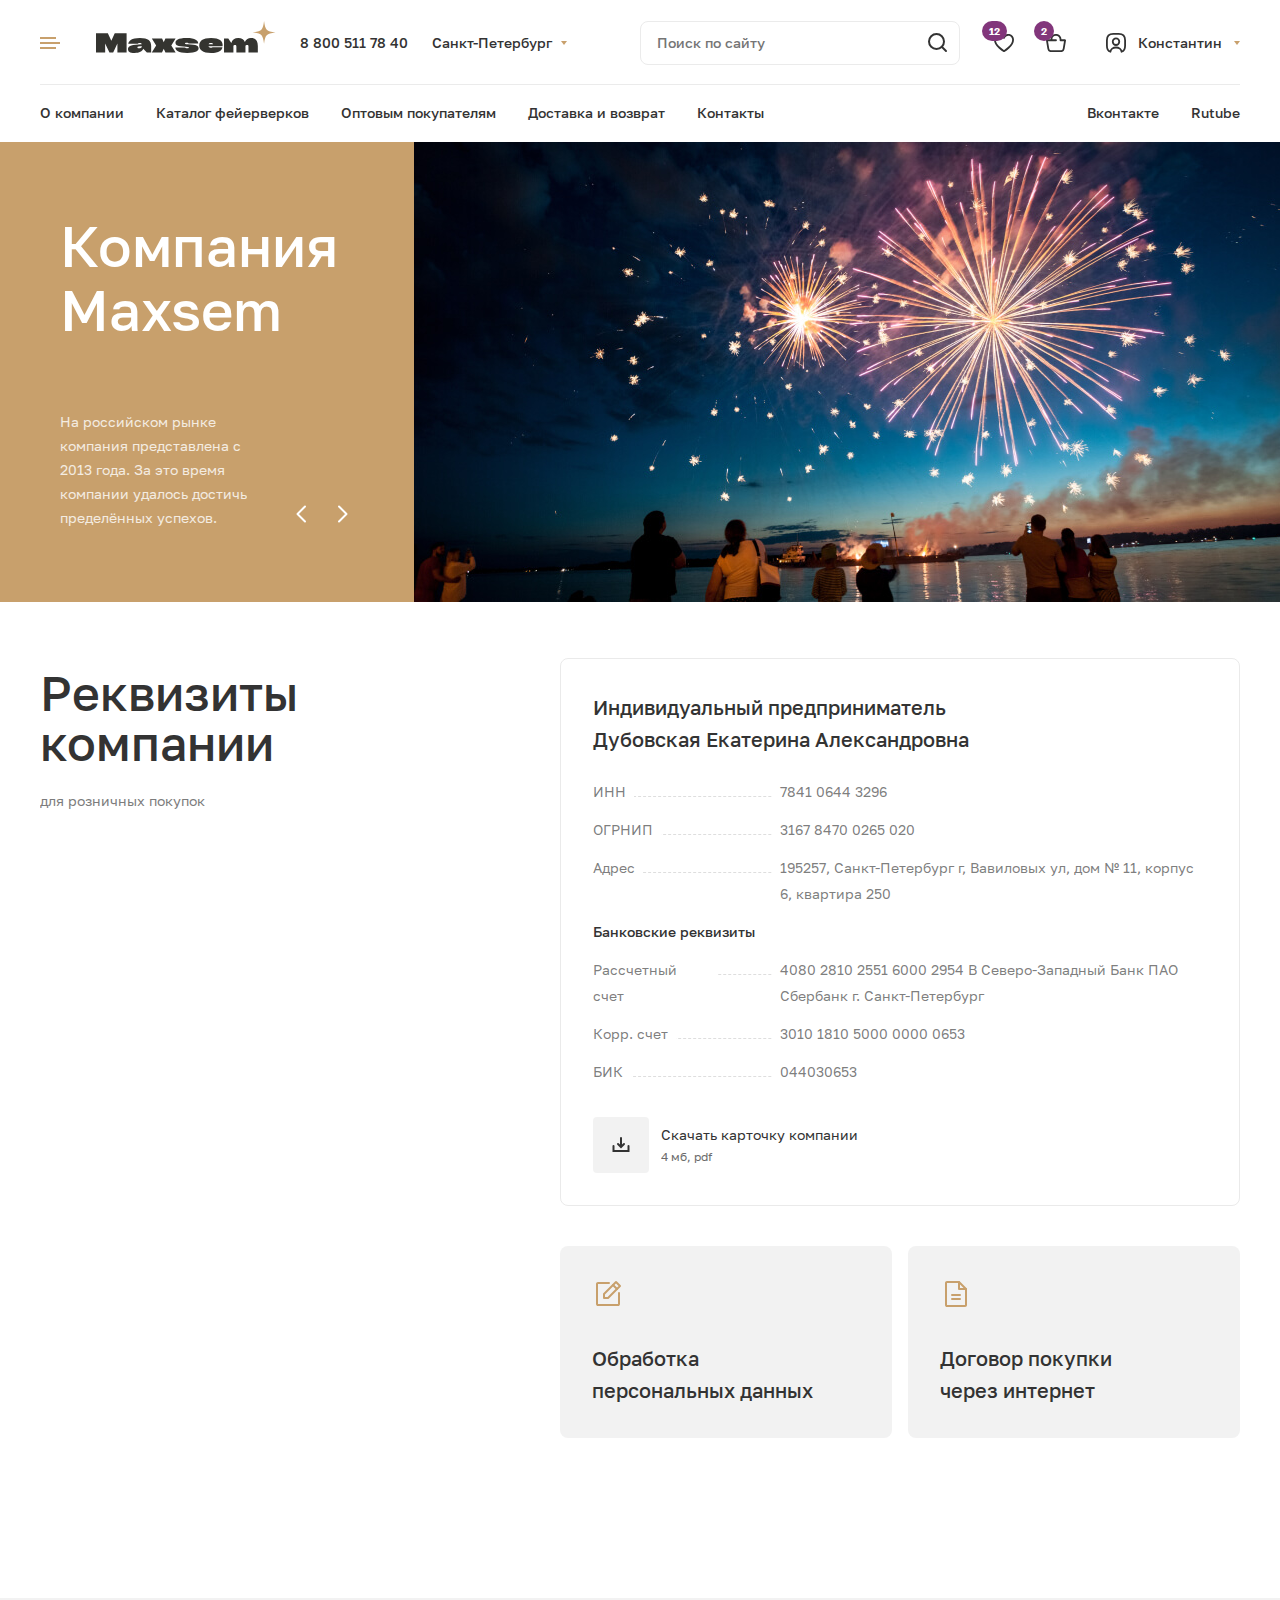
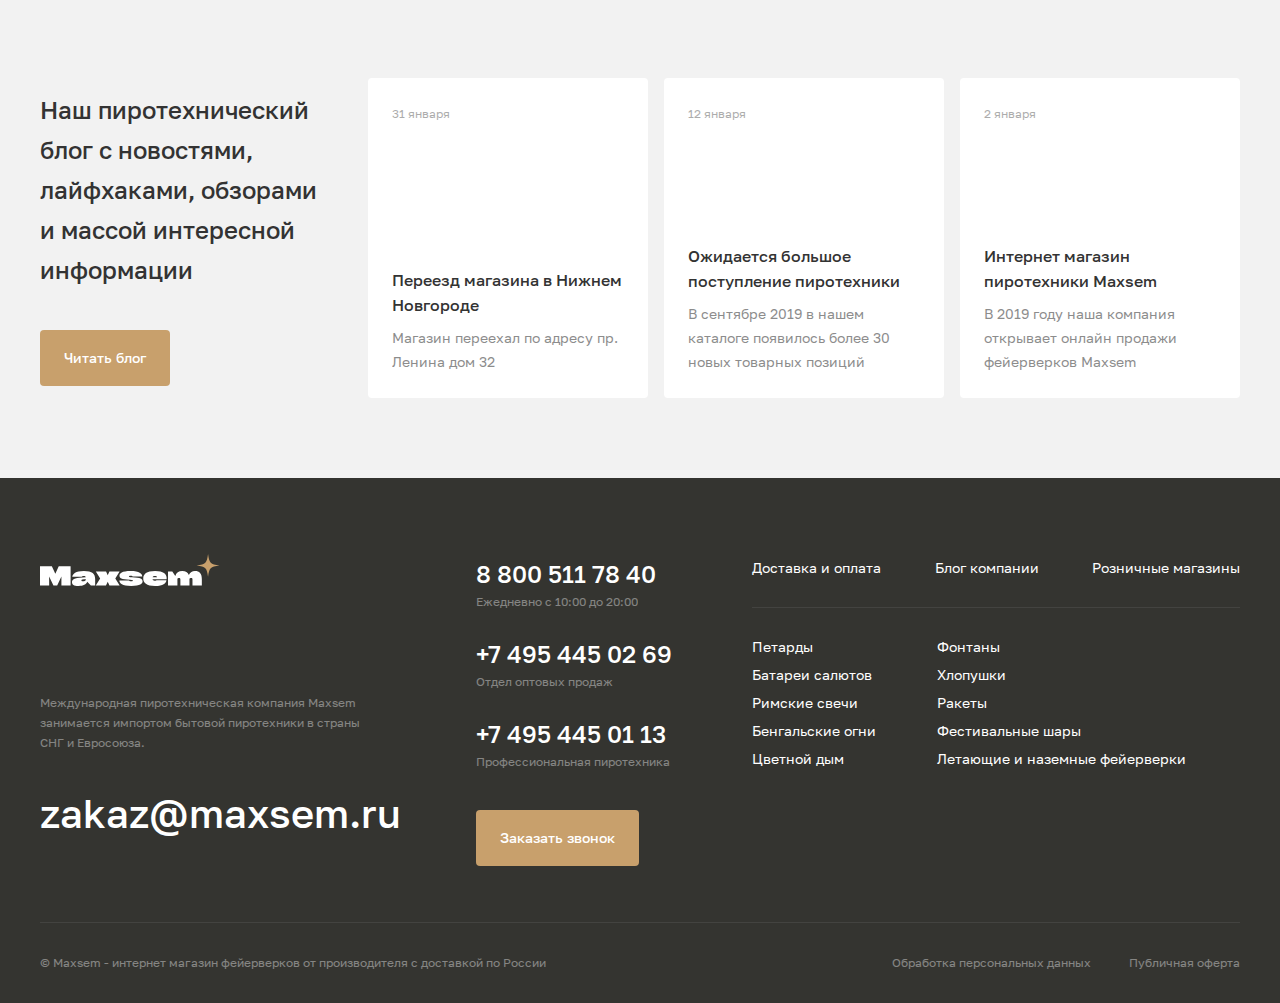
<file: about.html>
<!DOCTYPE html>
<html lang="ru-RU">
<head>
	<title>Maxem</title>
	<meta name="viewport" content="width=device-width, initial-scale=1.0">
	<meta http-equiv="Content-Type" content="text/html; charset=utf-8" />
	<meta http-equiv="Cache-control" content="public">
	<meta name="description" content="Maxem" />
	<link rel="stylesheet" href="style.css" />

	<!-- Favicon -->
	<link rel="apple-touch-icon" sizes="76x76" href="images/favicon/apple-touch-icon.png">
	<link rel="icon" type="image/png" sizes="32x32" href="images/favicon/favicon-32x32.png">
	<link rel="icon" type="image/png" sizes="16x16" href="images/favicon/favicon-16x16.png">
	<link rel="manifest" href="images/favicon/site.webmanifest">
	<link rel="mask-icon" href="images/favicon/safari-pinned-tab.svg" color="#5bbad5">
</head>

<body class="header-noborder">
	<div class="overflow">

		<!-- Header START -->
		<header class="header">
			<div class="container">
				<div class="header__top">

					<div class="header__side-left">
						<div class="burger">
							<div class="burger__line">
								<span></span>
							</div>
						</div>
						<a class="logo" href="#">
							<img class="logo__img" src="images/pics/logo.svg" alt="logo">
						</a>
						<div class="header__wrplaces">
							<a class="header__phone" href="tel:88005117840">8 800 511 78 40</a>
							<div class="header__cities">
								<div class="header__cities-main">Санкт-Петербург</div>
								<form class="h-cities">
									<div class="h-cities__wrsearch">
										<input class="h-cities__search" type="text" placeholder="Введите название города">
									</div>
									<ul class="h-cities__ul">
										<li class="h-cities__li">Москва</li>
										<li class="h-cities__li">Санкт-Петербург</li>
										<li class="h-cities__li">Чебоксары</li>
										<li class="h-cities__li">Воронеж</li>
										<li class="h-cities__li h-cities__li--exit">Выйти</li>
									</ul>
								</form>
							</div>
						</div>
					</div>

					<div class="header__side-right">
						<form class="header-searh__form" action="">
							<input class="header-searh__form-inp" type="text" placeholder="Поиск по сайту">
							<input class="header-searh__form-submit" type="submit">
							<span class="header-searh__form-trigger"></span>
						</form>
						<a class="header__icon header__icon--favorite" href="#">
							<span class="header__icon-numb">12</span>
						</a>
						<a class="header__icon header__icon--basket" href="#">
							<span class="header__icon-numb">2</span>
						</a>
						<div class="profile">
							<a class="profile-account hide" href="#">
								<span>Личный кабинет</span>
							</a>
							<div class="profile-log">
								<div class="profile-log__name">
									<span>Константин</span>
								</div>
								<div class="profile-log__menu">
									<ul class="profile-log__menu-ul">
										<li class="profile-log__menu-li">
											<a class="profile-log__menu-link" href="#">Мои заказы</a>
										</li>
										<li class="profile-log__menu-li">
											<a class="profile-log__menu-link" href="#">Профиль заказов</a>
										</li>
										<li class="profile-log__menu-li">
											<a class="profile-log__menu-link" href="#">Настройка аккаунта</a>
										</li>
										<li class="profile-log__menu-li">
											<a class="profile-log__menu-link" href="#">Выйти</a>
										</li>
									</ul>
								</div>
							</div>
						</div>
					</div> 
				</div>
				<div class="header__wrapper">
					<div class="header__wrnav">
						<div class="container">
							<div class="header__nav">
								<div class="header__company">
									<a class="header__nav-maintlt" href="#">Компания</a>
									<ul class="header__nav-ul">
										<li class="header__nav-li">
											<a class="header__nav-link" href="#">О компании</a>
										</li>
										<li class="header__nav-li">
											<a class="header__nav-link" href="#">Оптовым покупателям</a>
										</li>
										<li class="header__nav-li">
											<a class="header__nav-link" href="#">Доставка и возврат</a>
										</li>
										<li class="header__nav-li">
											<a class="header__nav-link" href="#">Контакты</a>
										</li>
										<li class="header__nav-li">
											<a class="header__nav-link" href="#">Блог</a>
										</li>
										<li class="header__nav-li">
											<a class="header__nav-link" href="#">Вконтакте</a>
										</li>
										<li class="header__nav-li">
											<a class="header__nav-link" href="#">Rutube</a>
										</li>
									</ul>
								</div>
								<div class="header__catalog">
									<a class="header__nav-maintlt" href="#">Каталог фейерверков</a>
									<ul class="header__nav-ul header__catalog--ul">
										<li class="header__nav-li">
											<a class="header__nav-link" href="#">Батареи салютов</a>
											<ul>
												<li>
													<a href="#">Катюши</a>
												</li>
												<li>
													<a href="#">Комбинированные салюты</a>
												</li>
												<li>
													<a href="#">Крупные салюты</a>
												</li>
												<li>
													<a href="#">Малые салюты</a>
												</li>
												<li>
													<a href="#">Мини салюты</a>
												</li>
												<li>
													<a href="#">Средние салюты</a>
												</li>
												<li>
													<a href="#">Супер салюты</a>
												</li>
											</ul>
										</li>
										<li class="header__nav-li">
											<a class="header__nav-link" href="#">Хлопушки пневматические</a>
										</li>
										<li class="header__nav-li">
											<a class="header__nav-link" href="#">Бенгальские огни</a>
										</li>
										<li class="header__nav-li">
											<a class="header__nav-link" href="#">Летающие и наземные фейерверки</a>
										</li>
										<li class="header__nav-li">
											<a class="header__nav-link" href="#">Петарды</a>
										</li>
										<li class="header__nav-li">
											<a class="header__nav-link" href="#">Ракеты</a>
										</li>
										<li class="header__nav-li">
											<a class="header__nav-link" href="#">Римские свечи</a>
										</li>
										<li class="header__nav-li">
											<a class="header__nav-link" href="#">Фестивальные шары</a>
										</li>
										<li class="header__nav-li">
											<a class="header__nav-link" href="#">Фонтаны</a>
										</li>
										<li class="header__nav-li">
											<a class="header__nav-link" href="#">Цветные дымы</a>
										</li>
									</ul>
								</div>
							</div>
						</div>
					</div>
				</div>
				<div class="header__bottom">
					<nav class="main-menu">
						<ul class="main-menu__ul">
							<li class="main-menu__li">
								<a class="main-menu__link" href="#">О компании</a>
							</li>
							<li class="main-menu__li">
								<a class="main-menu__link" href="#">Каталог фейерверков</a>
							</li>
							<li class="main-menu__li">
								<a class="main-menu__link" href="#">Оптовым покупателям</a>
							</li>
							<li class="main-menu__li">
								<a class="main-menu__link" href="#">Доставка и возврат</a>
							</li>
							<li class="main-menu__li">
								<a class="main-menu__link" href="#">Контакты</a>
							</li>
						</ul>
					</nav>

					<div class="soc-menu">
						<ul class="soc-menu__ul">
							<li class="soc-menu__li">
								<a class="soc-menu__link" href="#">Вконтакте</a>
							</li>
							<li class="soc-menu__li">
								<a class="soc-menu__link" href="#">Rutube</a>
							</li>
						</ul>
					</div>
				</div>
			</div>
		</header>
		<!-- Header END -->

		<!-- Main Slider START -->
		<div class="main-slider">
			<div class="container">
				<div class="main-slider__inner">
					<div class="main-slider__slide">
						<div class="main-slider__aside">
							<div class="container">
								<div class="main-slider__asd">
									<div class="title main-slider__title">Компания Maxsem</div>
									<div class="main-slider__control main-slider__control--txt">
										<div class="main-slider__subtitle">На российском рынке компания представлена с 2013 года. За это время компании удалось достичь пределённых успехов.</div>

										<div class="main-slider__arrows">
											<div class="main-slider__arrow main-slider__arrow-left" onclick="jQuery('.main-slider__inner').slick('slickPrev')"></div>
											<div class="main-slider__arrow main-slider__arrow-right" onclick="jQuery('.main-slider__inner').slick('slickNext')"></div>
										</div>
									</div>
								</div>
							</div>
						</div>
						<div class="main-slider__cont" style="background-image: url(images/pics/main-slide-4.jpg);"></div>
					</div>
					<div class="main-slider__slide">
						<div class="main-slider__aside">
							<div class="container">
								<div class="main-slider__asd">
									<div class="title main-slider__title">Доставка и возврат</div>
									<div class="main-slider__control main-slider__control--txt">
										<div class="main-slider__subtitle">Где купить фейерверки оптом? В пиротехнической компании Maxsem оптом можно купить</div>

										<div class="main-slider__arrows">
											<div class="main-slider__arrow main-slider__arrow-left" onclick="jQuery('.main-slider__inner').slick('slickPrev')"></div>
											<div class="main-slider__arrow main-slider__arrow-right" onclick="jQuery('.main-slider__inner').slick('slickNext')"></div>
										</div>
									</div>
								</div>
							</div>
						</div>
						<div class="main-slider__cont" style="background-image: url(images/pics/main-slide-3.jpg);"></div>
					</div>
				</div>
			</div> 
		</div>
		<!-- Main Slider END -->

		<div class="common-page">

			<div class="details details--tune">
				<div class="container">
					<div class="details__inner">
						<div class="details__aside">
							<h2 class="details__title title">Реквизиты компании</h2>
							<div class="details__subtlt">для розничных покупок</div>
						</div>
						<div class="details__cont">

							<div class="details__body">
								<h3 class="details__body-h3">Индивидуальный предприниматель Дубовская Екатерина Александровна</h3>
								<div class="details__section">
									<div class="details__section-line">
		 								<div class="details__section-name">ИНН</div>
		 								<div class="details__section-numb">7841 0644 3296</div>
									</div>
									<div class="details__section-line">
		 								<div class="details__section-name">ОГРНИП</div>
		 								<div class="details__section-numb">3167 8470 0265 020</div>
									</div>
									<div class="details__section-line">
		 								<div class="details__section-name">Адрес</div>
		 								<div class="details__section-numb">195257, Санкт-Петербург г, Вавиловых ул, дом № 11, корпус 6, квартира 250</div>
									</div>
								</div>
								<div class="details__section">
									<div class="details__section-tlt">Банковские реквизиты</div>
									<div class="details__section-line">
		 								<div class="details__section-name">Рассчетный счет</div>
		 								<div class="details__section-numb">4080 2810 2551 6000 2954 В Северо-Западный Банк ПАО Сбербанк г. Санкт-Петербург</div>
									</div>
									<div class="details__section-line">
		 								<div class="details__section-name">Корр. счет</div>
		 								<div class="details__section-numb">3010 1810 5000 0000 0653</div>
									</div>
									<div class="details__section-line">
		 								<div class="details__section-name">БИК</div>
		 								<div class="details__section-numb">044030653</div>
									</div>
								</div>
								<div class="details__wrdownload">
									<a class="c-maxem__download details__download" href="#">
										<span class="c-maxem__download-icon">
											<svg width="24" height="24" viewBox="0 0 24 24" fill="none" xmlns="http://www.w3.org/2000/svg">
												<path d="M12 13V5" stroke="#333333" stroke-width="2" stroke-linecap="round"></path>
												<path d="M9 11L12 14L15 11" stroke="#333333" stroke-width="2" stroke-linecap="round"></path>
												<path d="M4.5 13V18H19.5V13" stroke="#333333" stroke-width="2" stroke-linecap="round"></path>
											</svg>
										</span>
										<span class="c-maxem__download-ahead">
											<span class="c-maxem__download-tlt">Скачать карточку компании</span>
											<span class="c-maxem__download-file">4 мб, pdf</span>
										</span>
									</a>
								</div>
								<a class="details__mobile btn btn--gray" href="#" download>Скачать карточку компании</a>
							</div>

							<div class="details__links">
								<div class="details__links-writem">
									<a class="details__links-item" href="#">
										<span class="details__links-img">
											<svg width="32" height="32" viewBox="0 0 32 32" fill="none" xmlns="http://www.w3.org/2000/svg">
												<path d="M16 20H12V16L24 4L28 8L16 20Z" stroke="#C8A06C" stroke-width="2" stroke-linecap="round" stroke-linejoin="round"/>
												<path d="M21 7L25 11" stroke="#C8A06C" stroke-width="2" stroke-linecap="round" stroke-linejoin="round"/>
												<path d="M27 15V26C27 26.2652 26.8946 26.5196 26.7071 26.7071C26.5196 26.8946 26.2652 27 26 27H6C5.73478 27 5.48043 26.8946 5.29289 26.7071C5.10536 26.5196 5 26.2652 5 26V6C5 5.73478 5.10536 5.48043 5.29289 5.29289C5.48043 5.10536 5.73478 5 6 5H17" stroke="#C8A06C" stroke-width="2" stroke-linecap="round" stroke-linejoin="round"/>
											</svg>
										</span>
										<span class="details__links-tlt">Обработка персональных данных</span>
									</a>
								</div>
								<div class="details__links-writem">
									<a class="details__links-item" href="#">
										<span class="details__links-img">
											<svg width="32" height="32" viewBox="0 0 32 32" fill="none" xmlns="http://www.w3.org/2000/svg">
												<path d="M25.001 28H7C6.73478 28 6.48043 27.8946 6.29289 27.7071C6.10536 27.5196 6 27.2652 6 27V5C6 4.73478 6.10536 4.48043 6.29289 4.29289C6.48043 4.10536 6.73478 4 7 4H19.001L26.001 11V27C26.001 27.1313 25.9751 27.2614 25.9249 27.3827C25.8746 27.504 25.8009 27.6143 25.7081 27.7071C25.6152 27.8 25.505 27.8736 25.3837 27.9239C25.2623 27.9741 25.1323 28 25.001 28Z" stroke="#C8A06C" stroke-width="2" stroke-linecap="round" stroke-linejoin="round"/>
												<path d="M19 4V11H26.001" stroke="#C8A06C" stroke-width="2" stroke-linecap="round" stroke-linejoin="round"/>
												<path d="M12 17H20" stroke="#C8A06C" stroke-width="2" stroke-linecap="round" stroke-linejoin="round"/>
												<path d="M12 21H20" stroke="#C8A06C" stroke-width="2" stroke-linecap="round" stroke-linejoin="round"/>
											</svg>
										</span>
										<span class="details__links-tlt">Договор покупки через интернет</span>
									</a>
								</div>
							</div>
						</div>
					</div>
				</div>
			</div>

		</div>

		<!-- Блог START -->
		<div class="blog">
			<div class="container">
				<div class="blog__inner">
					<div class="blog__ahead">
						<div class="blog__ahead-tlt">Наш пиротехнический блог с новостями, лайфхаками, обзорами и массой интересной информации </div>
						<div class="blog__ahead-btn btn">Читать блог</div>
					</div>
					<div class="blog__cont">
						<div class="blog__writem">
							<a class="blog__item" href="#">
								<span class="blog__date">31 января</span>
								<span class="blog__txt">
									<span class="blog__txt-tlt">Переезд магазина в Нижнем Новгороде</span>
									<span class="blog__txt-desc">Магазин переехал по адресу пр. Ленина дом 32</span>
								</span>
							</a>
						</div>
						<div class="blog__writem">
							<a class="blog__item" href="#">
								<span class="blog__date">12 января</span>
								<span class="blog__txt">
									<span class="blog__txt-tlt">Ожидается большое поступление пиротехники</span>
									<span class="blog__txt-desc">В сентябре 2019 в нашем каталоге появилось более 30 новых товарных позиций</span>
								</span>
							</a>
						</div>
						<div class="blog__writem">
							<a class="blog__item" href="#">
								<span class="blog__date">2 января</span>
								<span class="blog__txt">
									<span class="blog__txt-tlt">Интернет магазин пиротехники Maxsem</span>
									<span class="blog__txt-desc">В 2019 году наша компания открывает онлайн продажи фейерверков Maxsem</span>
								</span>
							</a>
						</div>
					</div>
					<a class="blog__mobile-btn btn">Читать блог</a>
				</div>
			</div>
		</div>
		<!-- Блог END -->

		<footer class="footer">
			<div class="container">
				<div class="footer__inner">
					<div class="footer-top">
						<div class="footer-about footer--common">
							<div class="footer-about__logo">
								<img class="footer-about__logo" src="images/pics/logo-white.svg" alt="">
							</div>
							<div class="footer-about__txt">Международная пиротехническая компания Maxsem занимается импортом бытовой пиротехники в страны СНГ и Евросоюза.</div>
							<a class="footer-about__mail" href="mailto:zakaz@maxsem.ru">zakaz@maxsem.ru</a>
						</div>
						<div class="footer-contact footer--common">
							<div class="footer-contact__line">
								<a class="footer-contact__ph" href="tel:88005117840">8 800 511 78 40</a>
								<div class="footer-contact__txt">Ежедневно с 10:00 до 20:00</div>
							</div>
							<div class="footer-contact__line">
								<a class="footer-contact__ph" href="tel:+74954450269">+7 495 445 02 69</a>
								<div class="footer-contact__txt">Отдел оптовых продаж</div>
							</div>
							<div class="footer-contact__line">
								<a class="footer-contact__ph" href="tel:+74954450113">+7 495 445 01 13</a>
								<div class="footer-contact__txt">Профессиональная пиротехника</div>
							</div>
							<a href="#" class="footer-contact__btn btn">Заказать звонок</a>
						</div>
						<div class="footer-nav footer--common">
							<div class="footer-nav__top">
								<ul class="footer-nav__top-ul">
									<li class="footer-nav__top-li">
										<a class="footer-nav__top-link" href="#">Доставка и оплата</a>
									</li>
									<li class="footer-nav__top-li">
										<a class="footer-nav__top-link" href="#">Блог компании</a>
									</li>
									<li class="footer-nav__top-li">
										<a class="footer-nav__top-link" href="#">Розничные магазины</a>
									</li>
								</ul>
							</div>
							<div class="footer-nav__bottom">
								<ul class="footer-nav__bottom-ul">
									<li class="footer-nav__bottom-li">
										<a class="footer-nav__bottom-link" href="#">Петарды</a>
									</li>
									<li class="footer-nav__bottom-li">
										<a class="footer-nav__bottom-link" href="#">Батареи салютов</a>
									</li>
									<li class="footer-nav__bottom-li">
										<a class="footer-nav__bottom-link" href="#">Римские свечи</a>
									</li>
									<li class="footer-nav__bottom-li">
										<a class="footer-nav__bottom-link" href="#">Бенгальские огни</a>
									</li>
									<li class="footer-nav__bottom-li">
										<a class="footer-nav__bottom-link" href="#">Цветной дым</a>
									</li>
									<li class="footer-nav__bottom-li">
										<a class="footer-nav__bottom-link" href="#">Фонтаны</a>
									</li>
									<li class="footer-nav__bottom-li">
										<a class="footer-nav__bottom-link" href="#">Хлопушки</a>
									</li>
									<li class="footer-nav__bottom-li">
										<a class="footer-nav__bottom-link" href="#">Ракеты</a>
									</li>
									<li class="footer-nav__bottom-li">
										<a class="footer-nav__bottom-link" href="#">Фестивальные шары</a>
									</li>
									<li class="footer-nav__bottom-li">
										<a class="footer-nav__bottom-link" href="#">Летающие и наземные фейерверки</a>
									</li>
								</ul>
							</div>
						</div>
					</div>
					<div class="footer-bottom">
						<div class="footer-bottom__copyright">© Maxsem - интернет магазин фейерверков от производителя с доставкой по России</div>
						<div class="footer-bottom__data">
							<a class="footer-bottom__data-ident" href="#">Обработка персональных данных</a>
							<a class="footer-bottom__data-ofert" href="#">Публичная оферта</a>
						</div>
					</div>
				</div>
			</div>
		</footer>
	</div>

	<link rel="stylesheet" href="css/responsive.css" />
	<link rel="stylesheet" href="fonts/fonts.css" />
	<link rel="stylesheet" href="css/slick.min.css" />
	<script src='js/jquery-3.5.1.min.js'></script>
	<script src="js/slick.min.js"></script>
	<script src="js/jquery.inputmask.js"></script>
	<script src="js/template.js"></script>
	
</body>
</html>
</file>
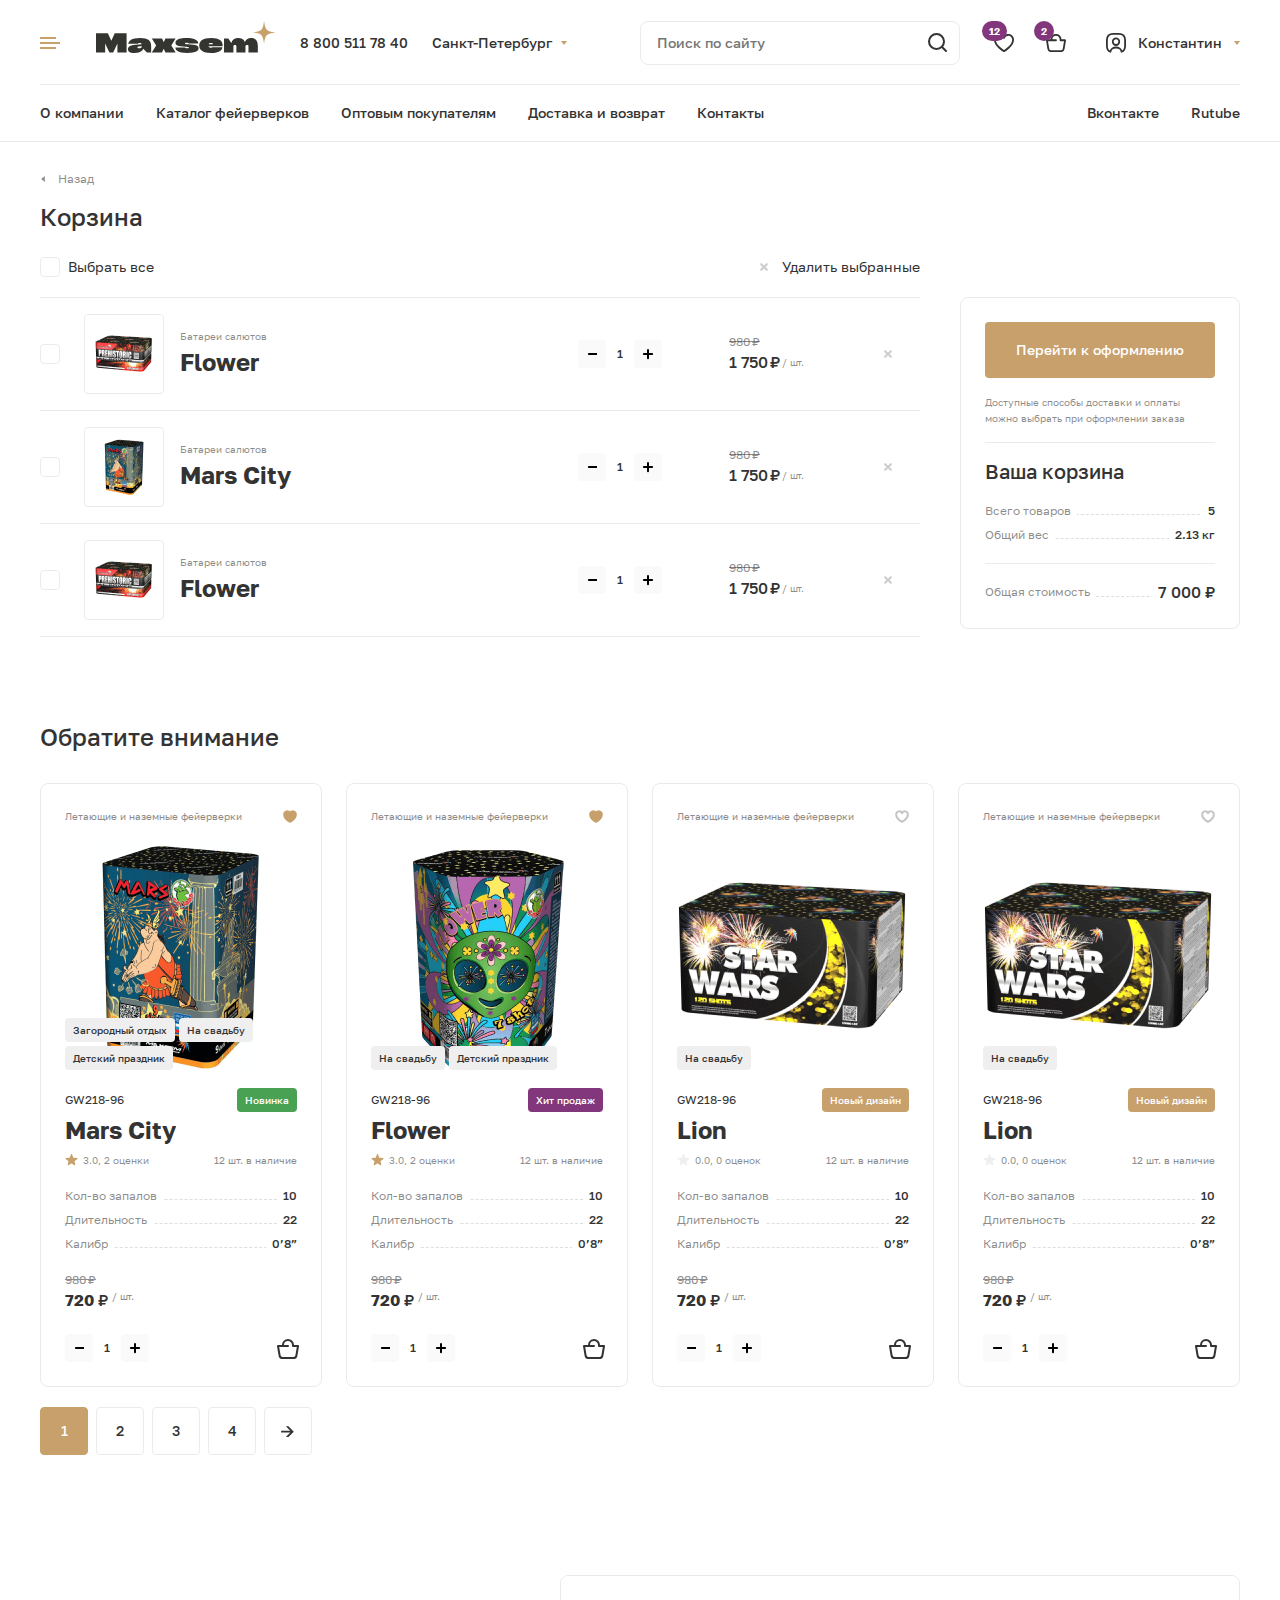
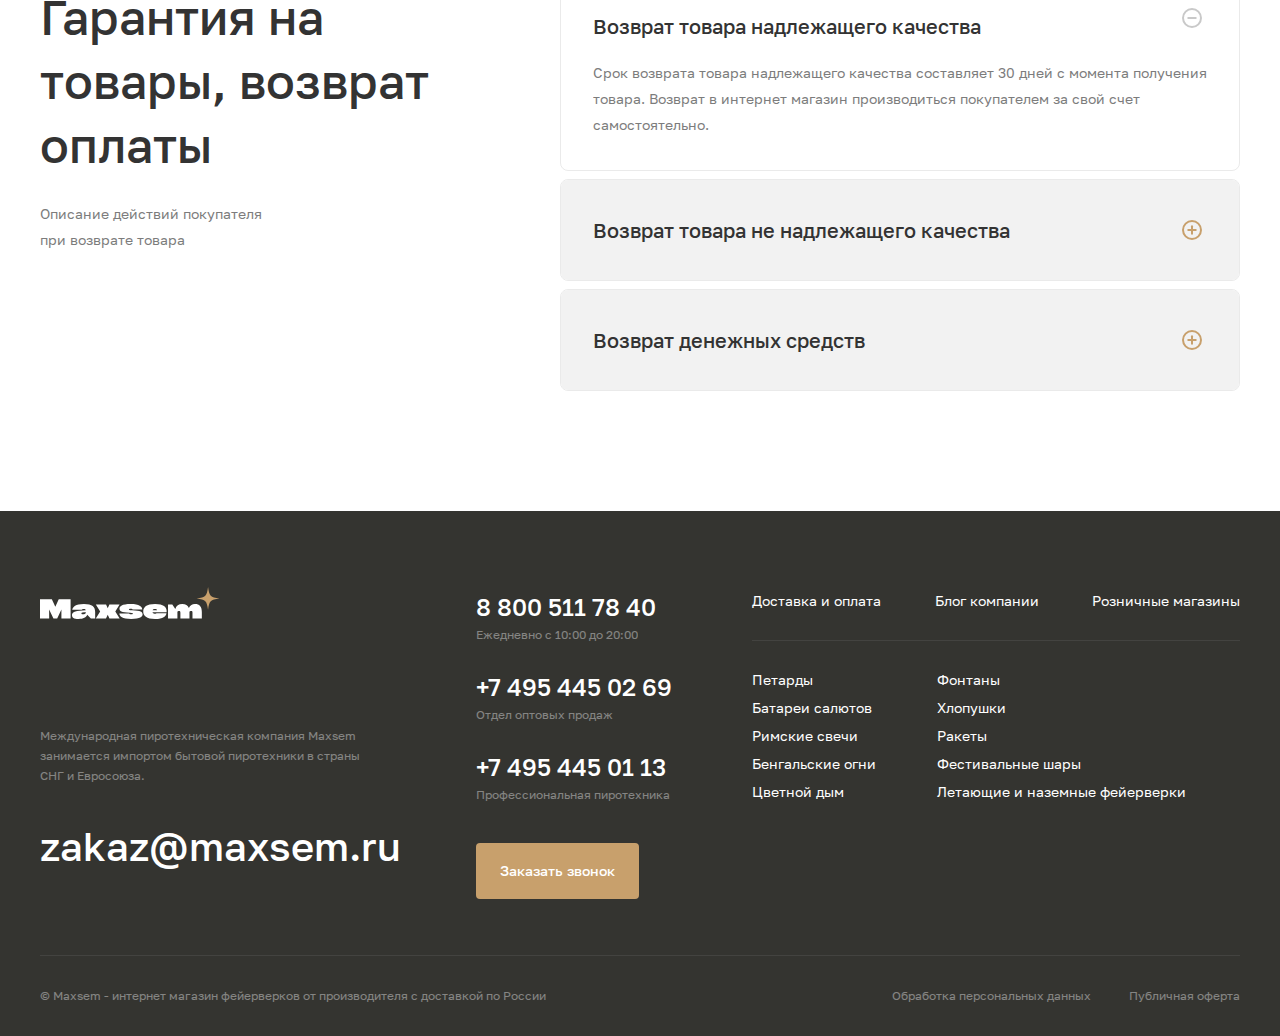
<file: basket.html>
<!DOCTYPE html>
<html lang="ru-RU">
<head>
	<title>Maxem</title>
	<meta name="viewport" content="width=device-width, initial-scale=1.0">
	<meta http-equiv="Content-Type" content="text/html; charset=utf-8" />
	<meta http-equiv="Cache-control" content="public">
	<meta name="description" content="Maxem" />
	<link rel="stylesheet" href="style.css" />

	<!-- Favicon -->
	<link rel="apple-touch-icon" sizes="76x76" href="images/favicon/apple-touch-icon.png">
	<link rel="icon" type="image/png" sizes="32x32" href="images/favicon/favicon-32x32.png">
	<link rel="icon" type="image/png" sizes="16x16" href="images/favicon/favicon-16x16.png">
	<link rel="manifest" href="images/favicon/site.webmanifest">
	<link rel="mask-icon" href="images/favicon/safari-pinned-tab.svg" color="#5bbad5">
</head>

<body class="page-product page-basket">
	<div class="overflow">

		<!-- Header START -->
		<header class="header">
			<div class="container">
				<div class="header__top">

					<div class="header__side-left">
						<div class="burger">
							<div class="burger__line">
								<span></span>
							</div>
						</div>
						<a class="logo" href="#">
							<img class="logo__img" src="images/pics/logo.svg" alt="logo">
						</a>
						<div class="header__wrplaces">
							<a class="header__phone" href="tel:88005117840">8 800 511 78 40</a>
							<div class="header__cities">
								<div class="header__cities-main">Санкт-Петербург</div>
								<form class="h-cities">
									<div class="h-cities__wrsearch">
										<input class="h-cities__search" type="text" placeholder="Введите название города">
									</div>
									<ul class="h-cities__ul">
										<li class="h-cities__li">Москва</li>
										<li class="h-cities__li">Санкт-Петербург</li>
										<li class="h-cities__li">Чебоксары</li>
										<li class="h-cities__li">Воронеж</li>
										<li class="h-cities__li h-cities__li--exit">Выйти</li>
									</ul>
								</form>
							</div>
						</div>
					</div>

					<div class="header__side-right">
						<form class="header-searh__form" action="">
							<input class="header-searh__form-inp" type="text" placeholder="Поиск по сайту">
							<input class="header-searh__form-submit" type="submit">
							<span class="header-searh__form-trigger"></span>
						</form>
						<a class="header__icon header__icon--favorite" href="#">
							<span class="header__icon-numb">12</span>
						</a>
						<a class="header__icon header__icon--basket" href="#">
							<span class="header__icon-numb">2</span>
						</a>
						<div class="profile">
							<a class="profile-account hide" href="#">
								<span>Личный кабинет</span>
							</a>
							<div class="profile-log">
								<div class="profile-log__name">
									<span>Константин</span>
								</div>
								<div class="profile-log__menu">
									<ul class="profile-log__menu-ul">
										<li class="profile-log__menu-li">
											<a class="profile-log__menu-link" href="#">Мои заказы</a>
										</li>
										<li class="profile-log__menu-li">
											<a class="profile-log__menu-link" href="#">Профиль заказов</a>
										</li>
										<li class="profile-log__menu-li">
											<a class="profile-log__menu-link" href="#">Настройка аккаунта</a>
										</li>
										<li class="profile-log__menu-li">
											<a class="profile-log__menu-link" href="#">Выйти</a>
										</li>
									</ul>
								</div>
							</div>
						</div>
					</div> 
				</div>

				
				<div class="search-mobile search-mobile--tune">
					<form class="search-mobile" action="">
						<input class="search-mobile__inp" type="text" placeholder="Поиск по сайту">
						<input class="search-mobile__submit" type="submit">
					</form>
				</div>

				<div class="nav-mobile">
					<div class="container">
						<div class="nav-mobile__inner">
							<div class="nav-mobile__side">
								<div class="nav-mobile__side-tlt nav-mobile__side-cat">Каталог</div>
							</div>
							<div class="nav-mobile__side">
								<div class="nav-mobile__side-tlt nav-mobile__side-filter">Фильтр</div>
							</div>
						</div>
					</div>
				</div>

				<div class="header__wrapper">
					<div class="header__wrnav">
						<div class="container">
							<div class="header__nav">
								<div class="header__company">
									<a class="header__nav-maintlt" href="#">Компания</a>
									<ul class="header__nav-ul">
										<li class="header__nav-li">
											<a class="header__nav-link" href="#">О компании</a>
										</li>
										<li class="header__nav-li">
											<a class="header__nav-link" href="#">Оптовым покупателям</a>
										</li>
										<li class="header__nav-li">
											<a class="header__nav-link" href="#">Доставка и возврат</a>
										</li>
										<li class="header__nav-li">
											<a class="header__nav-link" href="#">Контакты</a>
										</li>
										<li class="header__nav-li">
											<a class="header__nav-link" href="#">Блог</a>
										</li>
										<li class="header__nav-li">
											<a class="header__nav-link" href="#">Вконтакте</a>
										</li>
										<li class="header__nav-li">
											<a class="header__nav-link" href="#">Rutube</a>
										</li>
									</ul>
								</div>
								<div class="header__catalog">
									<a class="header__nav-maintlt" href="#">Каталог фейерверков</a>
									<ul class="header__nav-ul header__catalog--ul">
										<li class="header__nav-li">
											<a class="header__nav-link" href="#">Батареи салютов</a>
											<ul>
												<li>
													<a href="#">Катюши</a>
												</li>
												<li>
													<a href="#">Комбинированные салюты</a>
												</li>
												<li>
													<a href="#">Крупные салюты</a>
												</li>
												<li>
													<a href="#">Малые салюты</a>
												</li>
												<li>
													<a href="#">Мини салюты</a>
												</li>
												<li>
													<a href="#">Средние салюты</a>
												</li>
												<li>
													<a href="#">Супер салюты</a>
												</li>
											</ul>
										</li>
										<li class="header__nav-li">
											<a class="header__nav-link" href="#">Хлопушки пневматические</a>
										</li>
										<li class="header__nav-li">
											<a class="header__nav-link" href="#">Бенгальские огни</a>
										</li>
										<li class="header__nav-li">
											<a class="header__nav-link" href="#">Летающие и наземные фейерверки</a>
										</li>
										<li class="header__nav-li">
											<a class="header__nav-link" href="#">Петарды</a>
										</li>
										<li class="header__nav-li">
											<a class="header__nav-link" href="#">Ракеты</a>
										</li>
										<li class="header__nav-li">
											<a class="header__nav-link" href="#">Римские свечи</a>
										</li>
										<li class="header__nav-li">
											<a class="header__nav-link" href="#">Фестивальные шары</a>
										</li>
										<li class="header__nav-li">
											<a class="header__nav-link" href="#">Фонтаны</a>
										</li>
										<li class="header__nav-li">
											<a class="header__nav-link" href="#">Цветные дымы</a>
										</li>
									</ul>
								</div>
							</div>
						</div>
					</div>
				</div>
				<div class="header__bottom">
					<nav class="main-menu">
						<ul class="main-menu__ul">
							<li class="main-menu__li">
								<a class="main-menu__link" href="#">О компании</a>
							</li>
							<li class="main-menu__li">
								<a class="main-menu__link" href="#">Каталог фейерверков</a>
							</li>
							<li class="main-menu__li">
								<a class="main-menu__link" href="#">Оптовым покупателям</a>
							</li>
							<li class="main-menu__li">
								<a class="main-menu__link" href="#">Доставка и возврат</a>
							</li>
							<li class="main-menu__li">
								<a class="main-menu__link" href="#">Контакты</a>
							</li>
						</ul>
					</nav>

					<div class="soc-menu">
						<ul class="soc-menu__ul">
							<li class="soc-menu__li">
								<a class="soc-menu__link" href="#">Вконтакте</a>
							</li>
							<li class="soc-menu__li">
								<a class="soc-menu__link" href="#">Rutube</a>
							</li>
						</ul>
					</div>
				</div>
			</div>
		</header>
		<!-- Header END -->

		<div class="common-page common-page--index">
			<div class="container">
				<div class="common-page__inner">

					<div class="breadcrumbs breadcrumbs--bone">
						<ul class="breadcrumbs-ul">
							<li class="breadcrumbs-li breadcrumbs-li--back">
								<a class="breadcrumbs-link" href="#">Назад</a>
							</li>
						</ul>
					</div>

					<h1 class="common-page__h1 title">Корзина</h1>

					<div class="bone bone--tune">

						<div class="bone__action">
							<div class="bone__action-line">
								<input type="checkbox" name="bone-stoke" id="bone-stoke">
								<label class="bone__action-label" for="bone-stoke">Выбрать все</label>
							</div>
							<div class="bone__control">
								<div class="bone__control-item bone__delete">
									Удалить выбранные
								</div>
							</div>
						</div>

						<div class="bone__body">

							<div class="bone__content">
								<form class="lister">
									<div class="lister__line">
										<div class="lister__contain">
											<div class="lister__check">
												<input class="lister__check-input" type="checkbox" id="lister__check-input-1">
												<label class="lister__check-label" for="lister__check-input-1">
													<span class="lister__check-image">
														<img class="lister__check-img" src="images/pics/basket-img.jpg" alt="">
													</span>
												</label>
											</div>
											<div class="lister__text">
												<div class="lister__text-sbtlt">Батареи салютов</div>
												<a class="lister__text-tlt" href="#">Flower</a>

												<div class="product__action-numeric product__action-numeric--mobile">
						                            <span class="product__action-minus">
						                            	<svg width="10" height="12" viewBox="0 0 10 12" fill="none" xmlns="http://www.w3.org/2000/svg">
															<path d="M1.875 6H10.125" stroke="black" stroke-width="2" stroke-linecap="round" stroke-linejoin="round"></path>
														</svg>
						                            </span>
						                            <input class="product__action-chislo" type="text" value="1" name="chislos" tabindex="0">
						                            <span class="product__action-plus">
														<svg width="12" height="12" viewBox="0 0 12 12" fill="none" xmlns="http://www.w3.org/2000/svg">
															<path d="M1.875 6H10.125" stroke="black" stroke-width="2" stroke-linecap="round" stroke-linejoin="round"></path>
															<path d="M6 1.875V10.125" stroke="black" stroke-width="2" stroke-linecap="round" stroke-linejoin="round"></path>
														</svg>
						                            </span>
						                        </div>
											</div>
										</div>
										<div class="lister__cover">
											<div class="product__action-numeric">
					                            <span class="product__action-minus">
					                            	<svg width="10" height="12" viewBox="0 0 10 12" fill="none" xmlns="http://www.w3.org/2000/svg">
														<path d="M1.875 6H10.125" stroke="black" stroke-width="2" stroke-linecap="round" stroke-linejoin="round"></path>
													</svg>
					                            </span>
					                            <input class="product__action-chislo" type="text" value="1" name="chislos" tabindex="0">
					                            <span class="product__action-plus">
													<svg width="12" height="12" viewBox="0 0 12 12" fill="none" xmlns="http://www.w3.org/2000/svg">
														<path d="M1.875 6H10.125" stroke="black" stroke-width="2" stroke-linecap="round" stroke-linejoin="round"></path>
														<path d="M6 1.875V10.125" stroke="black" stroke-width="2" stroke-linecap="round" stroke-linejoin="round"></path>
													</svg>
					                            </span>
					                        </div>

					                        <div class="lister__prices">
					                        	<div class="lister__prices-cross">980 ₽<div class="lister__prices-ams--mobile">/ шт.</div></div>
					                        	<div class="lister__prices-fine">
					                        		<span>1 750</span> <strong>₽</strong> <div class="lister__prices-ams">/ шт.</div>
					                        	</div>
					                        </div>

					                        <div class="lister__do">
					                        	<a class="lister-buy" href="#">
					                        		<svg width="22" height="20" viewBox="0 0 22 20" fill="none" xmlns="http://www.w3.org/2000/svg">
														<path d="M11 7H6M6 7H1L2.5822 16.4932C2.82329 17.9398 4.07486 19 5.54138 19H16.4586C17.9251 19 19.1767 17.9398 19.4178 16.4932L21 7H16V6C16 3.23858 13.7614 1 11 1V1C8.23858 1 6 3.23858 6 6V7Z" stroke="#333333" stroke-width="2" stroke-linecap="round" stroke-linejoin="round"/>
													</svg>
					                        	</a>
						                        <div class="lister__delete">
						                        	<div class="lister__delete-icon">
						                        		<svg width="24" height="24" viewBox="0 0 24 24" fill="none" xmlns="http://www.w3.org/2000/svg">
															<path d="M9.16992 14.8299L14.8299 9.16992" stroke="#333333" stroke-width="2" stroke-linecap="round" stroke-linejoin="round"/>
															<path d="M14.8299 14.8299L9.16992 9.16992" stroke="#333333" stroke-width="2" stroke-linecap="round" stroke-linejoin="round"/>
														</svg>
						                        	</div>
						                        </div>
					                        </div>
										</div>
									</div>
									<div class="lister__line">
										<div class="lister__contain">
											<div class="lister__check">
												<input class="lister__check-input" type="checkbox" id="lister__check-input-2">
												<label class="lister__check-label" for="lister__check-input-2">
													<span class="lister__check-image">
														<img class="lister__check-img" src="images/pics/basket-img-2.png" alt="">
													</span>
												</label>
											</div>
											<div class="lister__text">
												<div class="lister__text-sbtlt">Батареи салютов</div>
												<a class="lister__text-tlt" href="#">Mars City</a>

												<div class="product__action-numeric product__action-numeric--mobile">
						                            <span class="product__action-minus">
						                            	<svg width="10" height="12" viewBox="0 0 10 12" fill="none" xmlns="http://www.w3.org/2000/svg">
															<path d="M1.875 6H10.125" stroke="black" stroke-width="2" stroke-linecap="round" stroke-linejoin="round"></path>
														</svg>
						                            </span>
						                            <input class="product__action-chislo" type="text" value="1" name="chislos" tabindex="0">
						                            <span class="product__action-plus">
														<svg width="12" height="12" viewBox="0 0 12 12" fill="none" xmlns="http://www.w3.org/2000/svg">
															<path d="M1.875 6H10.125" stroke="black" stroke-width="2" stroke-linecap="round" stroke-linejoin="round"></path>
															<path d="M6 1.875V10.125" stroke="black" stroke-width="2" stroke-linecap="round" stroke-linejoin="round"></path>
														</svg>
						                            </span>
						                        </div>
											</div>
										</div>
										<div class="lister__cover">
											<div class="product__action-numeric">
					                            <span class="product__action-minus">
					                            	<svg width="10" height="12" viewBox="0 0 10 12" fill="none" xmlns="http://www.w3.org/2000/svg">
														<path d="M1.875 6H10.125" stroke="black" stroke-width="2" stroke-linecap="round" stroke-linejoin="round"></path>
													</svg>
					                            </span>
					                            <input class="product__action-chislo" type="text" value="1" name="chislos" tabindex="0">
					                            <span class="product__action-plus">
													<svg width="12" height="12" viewBox="0 0 12 12" fill="none" xmlns="http://www.w3.org/2000/svg">
														<path d="M1.875 6H10.125" stroke="black" stroke-width="2" stroke-linecap="round" stroke-linejoin="round"></path>
														<path d="M6 1.875V10.125" stroke="black" stroke-width="2" stroke-linecap="round" stroke-linejoin="round"></path>
													</svg>
					                            </span>
					                        </div>

					                        <div class="lister__prices">
					                        	<div class="lister__prices-cross">980 ₽<div class="lister__prices-ams--mobile">/ шт.</div></div>
					                        	<div class="lister__prices-fine">
					                        		<span>1 750</span> <strong>₽</strong> <div class="lister__prices-ams">/ шт.</div>
					                        	</div>
					                        </div>

					                        <div class="lister__do">
					                        	<a class="lister-buy" href="#">
					                        		<svg width="22" height="20" viewBox="0 0 22 20" fill="none" xmlns="http://www.w3.org/2000/svg">
														<path d="M11 7H6M6 7H1L2.5822 16.4932C2.82329 17.9398 4.07486 19 5.54138 19H16.4586C17.9251 19 19.1767 17.9398 19.4178 16.4932L21 7H16V6C16 3.23858 13.7614 1 11 1V1C8.23858 1 6 3.23858 6 6V7Z" stroke="#333333" stroke-width="2" stroke-linecap="round" stroke-linejoin="round"/>
													</svg>
					                        	</a>
						                        <div class="lister__delete">
						                        	<div class="lister__delete-icon">
						                        		<svg width="24" height="24" viewBox="0 0 24 24" fill="none" xmlns="http://www.w3.org/2000/svg">
															<path d="M9.16992 14.8299L14.8299 9.16992" stroke="#333333" stroke-width="2" stroke-linecap="round" stroke-linejoin="round"/>
															<path d="M14.8299 14.8299L9.16992 9.16992" stroke="#333333" stroke-width="2" stroke-linecap="round" stroke-linejoin="round"/>
														</svg>
						                        	</div>
						                        </div>
					                        </div>
										</div>
									</div>
									<div class="lister__line">
										<div class="lister__contain">
											<div class="lister__check">
												<input class="lister__check-input" type="checkbox" id="lister__check-input-3">
												<label class="lister__check-label" for="lister__check-input-3">
													<span class="lister__check-image">
														<img class="lister__check-img" src="images/pics/basket-img.jpg" alt="">
													</span>
												</label>
											</div>
											<div class="lister__text">
												<div class="lister__text-sbtlt">Батареи салютов</div>
												<a class="lister__text-tlt" href="#">Flower</a>

												<div class="product__action-numeric product__action-numeric--mobile">
						                            <span class="product__action-minus">
						                            	<svg width="10" height="12" viewBox="0 0 10 12" fill="none" xmlns="http://www.w3.org/2000/svg">
															<path d="M1.875 6H10.125" stroke="black" stroke-width="2" stroke-linecap="round" stroke-linejoin="round"></path>
														</svg>
						                            </span>
						                            <input class="product__action-chislo" type="text" value="1" name="chislos" tabindex="0">
						                            <span class="product__action-plus">
														<svg width="12" height="12" viewBox="0 0 12 12" fill="none" xmlns="http://www.w3.org/2000/svg">
															<path d="M1.875 6H10.125" stroke="black" stroke-width="2" stroke-linecap="round" stroke-linejoin="round"></path>
															<path d="M6 1.875V10.125" stroke="black" stroke-width="2" stroke-linecap="round" stroke-linejoin="round"></path>
														</svg>
						                            </span>
						                        </div>
											</div>
										</div>
										<div class="lister__cover">
											<div class="product__action-numeric">
					                            <span class="product__action-minus">
					                            	<svg width="10" height="12" viewBox="0 0 10 12" fill="none" xmlns="http://www.w3.org/2000/svg">
														<path d="M1.875 6H10.125" stroke="black" stroke-width="2" stroke-linecap="round" stroke-linejoin="round"></path>
													</svg>
					                            </span>
					                            <input class="product__action-chislo" type="text" value="1" name="chislos" tabindex="0">
					                            <span class="product__action-plus">
													<svg width="12" height="12" viewBox="0 0 12 12" fill="none" xmlns="http://www.w3.org/2000/svg">
														<path d="M1.875 6H10.125" stroke="black" stroke-width="2" stroke-linecap="round" stroke-linejoin="round"></path>
														<path d="M6 1.875V10.125" stroke="black" stroke-width="2" stroke-linecap="round" stroke-linejoin="round"></path>
													</svg>
					                            </span>
					                        </div>

					                        <div class="lister__prices">
					                        	<div class="lister__prices-cross">980 ₽<div class="lister__prices-ams--mobile">/ шт.</div></div>
					                        	<div class="lister__prices-fine">
					                        		<span>1 750</span> <strong>₽</strong> <div class="lister__prices-ams">/ шт.</div>
					                        	</div>
					                        </div>

					                        <div class="lister__do">
					                        	<a class="lister-buy" href="#">
					                        		<svg width="22" height="20" viewBox="0 0 22 20" fill="none" xmlns="http://www.w3.org/2000/svg">
														<path d="M11 7H6M6 7H1L2.5822 16.4932C2.82329 17.9398 4.07486 19 5.54138 19H16.4586C17.9251 19 19.1767 17.9398 19.4178 16.4932L21 7H16V6C16 3.23858 13.7614 1 11 1V1C8.23858 1 6 3.23858 6 6V7Z" stroke="#333333" stroke-width="2" stroke-linecap="round" stroke-linejoin="round"/>
													</svg>
					                        	</a>
						                        <div class="lister__delete">
						                        	<div class="lister__delete-icon">
						                        		<svg width="24" height="24" viewBox="0 0 24 24" fill="none" xmlns="http://www.w3.org/2000/svg">
															<path d="M9.16992 14.8299L14.8299 9.16992" stroke="#333333" stroke-width="2" stroke-linecap="round" stroke-linejoin="round"/>
															<path d="M14.8299 14.8299L9.16992 9.16992" stroke="#333333" stroke-width="2" stroke-linecap="round" stroke-linejoin="round"/>
														</svg>
						                        	</div>
						                        </div>
					                        </div>
										</div>
									</div>
								</form>
							</div>

							<div class="bone__side">
								<div class="bone__side-frame">
									<div class="bone__side-border">
										<a class="bone__side-btn btn" href="#">Перейти к оформлению</a>
										<div class="bone__side-info">Доступные способы доставки и оплаты можно выбрать при оформлении заказа</div>
									</div>

									<div class="bone__side-tlt">Ваша корзина</div>
									<div class="bone__side-list">
										<div class="bone__side-line">
											<div class="bone__side-name">Всего товаров</div>
											<div class="bone__side-numb">5</div>
										</div>
										<div class="bone__side-line">
											<div class="bone__side-name">Общий вес</div>
											<div class="bone__side-numb">2.13 кг</div>
										</div>
									</div>
									<div class="bone__side-fine">
										<div class="bone__side-finename">Общая стоимость</div>
										<div class="bone__side-finetolal"><span>7 000</span> ₽</div>
									</div>
								</div>
							</div>

						</div>
					</div>

					<!-- Допы START -->
					<div class="extra extra--tune">
						<div class="extra__inner">
							<h2 class="extra__title title">Обратите внимание</h2>
							<div class="catalog__list extra-catalog">
						 		<div class="product extra-catalog__product">
						 			<div class="product__inn">
						 				<div class="product__main">
						 					<div class="product__high">
						 						<a class="product__high-name" href="#">Летающие и наземные фейерверки</a>
						 						<div class="product__high-like active">
						 							<svg viewBox="0 0 14 14" fill="none" xmlns="http://www.w3.org/2000/svg">
														<path d="M7.00033 12.833C7.00033 12.833 1.16699 9.4921 1.16699 5.43528C1.16711 4.71826 1.41004 4.02341 1.85448 3.46887C2.29891 2.91433 2.91742 2.53433 3.60485 2.39347C4.29228 2.25262 5.00619 2.3596 5.62521 2.69624C6.24422 3.03287 6.73014 3.57838 7.00033 4.24001L7.00032 4.24002C7.27051 3.57838 7.75642 3.03288 8.37544 2.69624C8.99446 2.3596 9.70837 2.25262 10.3958 2.39347C11.0832 2.53433 11.7017 2.91433 12.1462 3.46887C12.5906 4.02341 12.8335 4.71826 12.8337 5.43528C12.8337 9.4921 7.00033 12.833 7.00033 12.833Z" stroke="#333333" stroke-width="2" stroke-linecap="round" stroke-linejoin="round"/>
													</svg>
						 						</div>
						 					</div>
						 					<a class="product__wrimage" href="#">
						 						<img class="product__img" src="images/pics/list-product-1.png" alt="">
							 					<div class="product__lebels">
							 						<div class="product__lebels-item">Загородный отдых</div>
							 						<div class="product__lebels-item">На свадьбу</div>
							 						<div class="product__lebels-item">Детский праздник</div>
							 					</div>
						 					</a>
						 				</div>

						 				<div class="product__details">
						 					<div class="product__grab">
						 						<div class="product__vendor">GW218-96</div>
						 						<div class="product__label">Новинка</div>
						 					</div>
						 					<a class="product__title" href="#">Mars City</a>
						 					<div class="product__mates">
						 						<a class="product__rating active" href="#">
						 							<span class="product__rating-numb">3.0</span>, 
						 							<span class="product__rating-rate">2</span> оценки
						 						</a>
						 						<div class="product__store">
						 							<span>12</span> шт. в наличие
						 						</div>
					 						</div>
					 						<div class="product__feature">
					 							<div class="product__feature-line">
					 								<div class="product__feature-name">Кол-во запалов</div>
					 								<div class="product__feature-numb">10</div>
					 							</div>
					 							<div class="product__feature-line">
					 								<div class="product__feature-name">Длительность</div>
					 								<div class="product__feature-numb">22</div>
					 							</div>
					 							<div class="product__feature-line">
					 								<div class="product__feature-name">Калибр</div>
					 								<div class="product__feature-numb">0’8”</div>
					 							</div>
					 						</div>
					 						<div class="product__price">
					 							<div class="product__price-cross">
					 								<span>980</span> ₽
					 							</div>
					 							<div class="product__price-main">
					 								<strong>720</strong> ₽ <span><div class="lister__prices-ams">/ шт.</div></span>
					 							</div>
					 						</div>
					 						<div class="product__action">
				 								<form class="product__action-numeric">
						                            <span class="product__action-minus">
						                            	<svg width="10" height="12" viewBox="0 0 10 12" fill="none" xmlns="http://www.w3.org/2000/svg">
															<path d="M1.875 6H10.125" stroke="black" stroke-width="2" stroke-linecap="round" stroke-linejoin="round"/>
														</svg>
						                            </span>
						                            <input class="product__action-chislo" type="text" value="1" name="chislos" tabindex="0">
						                            <span class="product__action-plus">
														<svg width="12" height="12" viewBox="0 0 12 12" fill="none" xmlns="http://www.w3.org/2000/svg">
															<path d="M1.875 6H10.125" stroke="black" stroke-width="2" stroke-linecap="round" stroke-linejoin="round"/>
															<path d="M6 1.875V10.125" stroke="black" stroke-width="2" stroke-linecap="round" stroke-linejoin="round"/>
														</svg>
						                            </span>
						                        </form>
					 							<a class="product__action-basket" href="#">
					 								<svg width="22" height="20" viewBox="0 0 22 20" fill="none" xmlns="http://www.w3.org/2000/svg">
														<path d="M11 7H6M6 7H1L2.5822 16.4932C2.82329 17.9398 4.07486 19 5.54138 19H16.4586C17.9251 19 19.1767 17.9398 19.4178 16.4932L21 7H16V6C16 3.23858 13.7614 1 11 1V1C8.23858 1 6 3.23858 6 6V7Z" stroke="#333333" stroke-width="2" stroke-linecap="round" stroke-linejoin="round"/>
													</svg>
					 							</a>
					 						</div>
						 				</div>
						 			</div>
						 		</div>

						 		<div class="product extra-catalog__product">
						 			<div class="product__inn">
						 				<div class="product__main">
						 					<div class="product__high">
						 						<a class="product__high-name" href="#">Летающие и наземные фейерверки</a>
						 						<div class="product__high-like active">
						 							<svg viewBox="0 0 14 14" fill="none" xmlns="http://www.w3.org/2000/svg">
														<path d="M7.00033 12.833C7.00033 12.833 1.16699 9.4921 1.16699 5.43528C1.16711 4.71826 1.41004 4.02341 1.85448 3.46887C2.29891 2.91433 2.91742 2.53433 3.60485 2.39347C4.29228 2.25262 5.00619 2.3596 5.62521 2.69624C6.24422 3.03287 6.73014 3.57838 7.00033 4.24001L7.00032 4.24002C7.27051 3.57838 7.75642 3.03288 8.37544 2.69624C8.99446 2.3596 9.70837 2.25262 10.3958 2.39347C11.0832 2.53433 11.7017 2.91433 12.1462 3.46887C12.5906 4.02341 12.8335 4.71826 12.8337 5.43528C12.8337 9.4921 7.00033 12.833 7.00033 12.833Z" stroke="#333333" stroke-width="2" stroke-linecap="round" stroke-linejoin="round"/>
													</svg>
						 						</div>
						 					</div>
						 					<a class="product__wrimage" href="#">
						 						<img class="product__img" src="images/pics/list-product-2.png" alt="">
							 					<div class="product__lebels">
							 						<div class="product__lebels-item">На свадьбу</div>
							 						<div class="product__lebels-item">Детский праздник</div>
							 					</div>
						 					</a>
						 				</div>

						 				<div class="product__details">
						 					<div class="product__grab">
						 						<div class="product__vendor">GW218-96</div>
						 						<div class="product__label product__label--hit">Хит продаж</div>
						 					</div>
						 					<a class="product__title" href="#">Flower</a>
						 					<div class="product__mates">
						 						<a class="product__rating active" href="#">
						 							<span class="product__rating-numb">3.0</span>, 
						 							<span class="product__rating-rate">2</span> оценки
						 						</a>
						 						<div class="product__store">
						 							<span>12</span> шт. в наличие
						 						</div>
					 						</div>
					 						<div class="product__feature">
					 							<div class="product__feature-line">
					 								<div class="product__feature-name">Кол-во запалов</div>
					 								<div class="product__feature-numb">10</div>
					 							</div>
					 							<div class="product__feature-line">
					 								<div class="product__feature-name">Длительность</div>
					 								<div class="product__feature-numb">22</div>
					 							</div>
					 							<div class="product__feature-line">
					 								<div class="product__feature-name">Калибр</div>
					 								<div class="product__feature-numb">0’8”</div>
					 							</div>
					 						</div>
					 						<div class="product__price">
					 							<div class="product__price-cross">
					 								<span>980</span> ₽
					 							</div>
					 							<div class="product__price-main">
					 								<strong>720</strong> ₽ <span><div class="lister__prices-ams">/ шт.</div></span>
					 							</div>
					 						</div>
					 						<div class="product__action">
				 								<form class="product__action-numeric">
						                            <span class="product__action-minus">
						                            	<svg width="10" height="12" viewBox="0 0 10 12" fill="none" xmlns="http://www.w3.org/2000/svg">
															<path d="M1.875 6H10.125" stroke="black" stroke-width="2" stroke-linecap="round" stroke-linejoin="round"/>
														</svg>
						                            </span>
						                            <input class="product__action-chislo" type="text" value="1" name="chislos" tabindex="0">
						                            <span class="product__action-plus">
														<svg width="12" height="12" viewBox="0 0 12 12" fill="none" xmlns="http://www.w3.org/2000/svg">
															<path d="M1.875 6H10.125" stroke="black" stroke-width="2" stroke-linecap="round" stroke-linejoin="round"/>
															<path d="M6 1.875V10.125" stroke="black" stroke-width="2" stroke-linecap="round" stroke-linejoin="round"/>
														</svg>
						                            </span>
						                        </form>
					 							<a class="product__action-basket" href="#">
					 								<svg width="22" height="20" viewBox="0 0 22 20" fill="none" xmlns="http://www.w3.org/2000/svg">
														<path d="M11 7H6M6 7H1L2.5822 16.4932C2.82329 17.9398 4.07486 19 5.54138 19H16.4586C17.9251 19 19.1767 17.9398 19.4178 16.4932L21 7H16V6C16 3.23858 13.7614 1 11 1V1C8.23858 1 6 3.23858 6 6V7Z" stroke="#333333" stroke-width="2" stroke-linecap="round" stroke-linejoin="round"/>
													</svg>
					 							</a>
					 						</div>
						 				</div>
						 			</div>
						 		</div>

						 		<div class="product extra-catalog__product">
						 			<div class="product__inn">
						 				<div class="product__main">
						 					<div class="product__high">
						 						<a class="product__high-name" href="#">Летающие и наземные фейерверки</a>
						 						<div class="product__high-like">
						 							<svg viewBox="0 0 14 14" fill="none" xmlns="http://www.w3.org/2000/svg">
														<path d="M7.00033 12.833C7.00033 12.833 1.16699 9.4921 1.16699 5.43528C1.16711 4.71826 1.41004 4.02341 1.85448 3.46887C2.29891 2.91433 2.91742 2.53433 3.60485 2.39347C4.29228 2.25262 5.00619 2.3596 5.62521 2.69624C6.24422 3.03287 6.73014 3.57838 7.00033 4.24001L7.00032 4.24002C7.27051 3.57838 7.75642 3.03288 8.37544 2.69624C8.99446 2.3596 9.70837 2.25262 10.3958 2.39347C11.0832 2.53433 11.7017 2.91433 12.1462 3.46887C12.5906 4.02341 12.8335 4.71826 12.8337 5.43528C12.8337 9.4921 7.00033 12.833 7.00033 12.833Z" stroke="#333333" stroke-width="2" stroke-linecap="round" stroke-linejoin="round"/>
													</svg>
						 						</div>
						 					</div>
						 					<a class="product__wrimage" href="#">
						 						<img class="product__img" src="images/pics/list-product-3.png" alt="">
							 					<div class="product__lebels">
							 						<div class="product__lebels-item">На свадьбу</div>
							 					</div>
						 					</a>
						 				</div>

						 				<div class="product__details">
						 					<div class="product__grab">
						 						<div class="product__vendor">GW218-96</div>
						 						<div class="product__label product__label--newdes">Новый дизайн</div>
						 					</div>
						 					<a class="product__title" href="#">Lion</a>
						 					<div class="product__mates">
						 						<a class="product__rating" href="#">
						 							<span class="product__rating-numb">0.0</span>, 
						 							<span class="product__rating-rate">0</span> оценок
						 						</a>
						 						<div class="product__store">
						 							<span>12</span> шт. в наличие
						 						</div>
					 						</div>
					 						<div class="product__feature">
					 							<div class="product__feature-line">
					 								<div class="product__feature-name">Кол-во запалов</div>
					 								<div class="product__feature-numb">10</div>
					 							</div>
					 							<div class="product__feature-line">
					 								<div class="product__feature-name">Длительность</div>
					 								<div class="product__feature-numb">22</div>
					 							</div>
					 							<div class="product__feature-line">
					 								<div class="product__feature-name">Калибр</div>
					 								<div class="product__feature-numb">0’8”</div>
					 							</div>
					 						</div>
					 						<div class="product__price">
					 							<div class="product__price-cross">
					 								<span>980</span> ₽
					 							</div>
					 							<div class="product__price-main">
					 								<strong>720</strong> ₽ <span><div class="lister__prices-ams">/ шт.</div></span>
					 							</div>
					 						</div>
					 						<div class="product__action">
				 								<form class="product__action-numeric">
						                            <span class="product__action-minus">
						                            	<svg width="10" height="12" viewBox="0 0 10 12" fill="none" xmlns="http://www.w3.org/2000/svg">
															<path d="M1.875 6H10.125" stroke="black" stroke-width="2" stroke-linecap="round" stroke-linejoin="round"/>
														</svg>
						                            </span>
						                            <input class="product__action-chislo" type="text" value="1" name="chislos" tabindex="0">
						                            <span class="product__action-plus">
														<svg width="12" height="12" viewBox="0 0 12 12" fill="none" xmlns="http://www.w3.org/2000/svg">
															<path d="M1.875 6H10.125" stroke="black" stroke-width="2" stroke-linecap="round" stroke-linejoin="round"/>
															<path d="M6 1.875V10.125" stroke="black" stroke-width="2" stroke-linecap="round" stroke-linejoin="round"/>
														</svg>
						                            </span>
						                        </form>
					 							<a class="product__action-basket" href="#">
					 								<svg width="22" height="20" viewBox="0 0 22 20" fill="none" xmlns="http://www.w3.org/2000/svg">
														<path d="M11 7H6M6 7H1L2.5822 16.4932C2.82329 17.9398 4.07486 19 5.54138 19H16.4586C17.9251 19 19.1767 17.9398 19.4178 16.4932L21 7H16V6C16 3.23858 13.7614 1 11 1V1C8.23858 1 6 3.23858 6 6V7Z" stroke="#333333" stroke-width="2" stroke-linecap="round" stroke-linejoin="round"/>
													</svg>
					 							</a>
					 						</div>
						 				</div>
						 			</div>
						 		</div>

						 		<div class="product extra-catalog__product">
						 			<div class="product__inn">
						 				<div class="product__main">
						 					<div class="product__high">
						 						<a class="product__high-name" href="#">Летающие и наземные фейерверки</a>
						 						<div class="product__high-like">
						 							<svg viewBox="0 0 14 14" fill="none" xmlns="http://www.w3.org/2000/svg">
														<path d="M7.00033 12.833C7.00033 12.833 1.16699 9.4921 1.16699 5.43528C1.16711 4.71826 1.41004 4.02341 1.85448 3.46887C2.29891 2.91433 2.91742 2.53433 3.60485 2.39347C4.29228 2.25262 5.00619 2.3596 5.62521 2.69624C6.24422 3.03287 6.73014 3.57838 7.00033 4.24001L7.00032 4.24002C7.27051 3.57838 7.75642 3.03288 8.37544 2.69624C8.99446 2.3596 9.70837 2.25262 10.3958 2.39347C11.0832 2.53433 11.7017 2.91433 12.1462 3.46887C12.5906 4.02341 12.8335 4.71826 12.8337 5.43528C12.8337 9.4921 7.00033 12.833 7.00033 12.833Z" stroke="#333333" stroke-width="2" stroke-linecap="round" stroke-linejoin="round"/>
													</svg>
						 						</div>
						 					</div>
						 					<a class="product__wrimage" href="#">
						 						<img class="product__img" src="images/pics/list-product-3.png" alt="">
							 					<div class="product__lebels">
							 						<div class="product__lebels-item">На свадьбу</div>
							 					</div>
						 					</a>
						 				</div>

						 				<div class="product__details">
						 					<div class="product__grab">
						 						<div class="product__vendor">GW218-96</div>
						 						<div class="product__label product__label--newdes">Новый дизайн</div>
						 					</div>
						 					<a class="product__title" href="#">Lion</a>
						 					<div class="product__mates">
						 						<a class="product__rating" href="#">
						 							<span class="product__rating-numb">0.0</span>, 
						 							<span class="product__rating-rate">0</span> оценок
						 						</a>
						 						<div class="product__store">
						 							<span>12</span> шт. в наличие
						 						</div>
					 						</div>
					 						<div class="product__feature">
					 							<div class="product__feature-line">
					 								<div class="product__feature-name">Кол-во запалов</div>
					 								<div class="product__feature-numb">10</div>
					 							</div>
					 							<div class="product__feature-line">
					 								<div class="product__feature-name">Длительность</div>
					 								<div class="product__feature-numb">22</div>
					 							</div>
					 							<div class="product__feature-line">
					 								<div class="product__feature-name">Калибр</div>
					 								<div class="product__feature-numb">0’8”</div>
					 							</div>
					 						</div>
					 						<div class="product__price">
					 							<div class="product__price-cross">
					 								<span>980</span> ₽
					 							</div>
					 							<div class="product__price-main">
					 								<strong>720</strong> ₽ <span><div class="lister__prices-ams">/ шт.</div></span>
					 							</div>
					 						</div>
					 						<div class="product__action">
				 								<form class="product__action-numeric">
						                            <span class="product__action-minus">
						                            	<svg width="10" height="12" viewBox="0 0 10 12" fill="none" xmlns="http://www.w3.org/2000/svg">
															<path d="M1.875 6H10.125" stroke="black" stroke-width="2" stroke-linecap="round" stroke-linejoin="round"/>
														</svg>
						                            </span>
						                            <input class="product__action-chislo" type="text" value="1" name="chislos" tabindex="0">
						                            <span class="product__action-plus">
														<svg width="12" height="12" viewBox="0 0 12 12" fill="none" xmlns="http://www.w3.org/2000/svg">
															<path d="M1.875 6H10.125" stroke="black" stroke-width="2" stroke-linecap="round" stroke-linejoin="round"/>
															<path d="M6 1.875V10.125" stroke="black" stroke-width="2" stroke-linecap="round" stroke-linejoin="round"/>
														</svg>
						                            </span>
						                        </form>
					 							<a class="product__action-basket" href="#">
					 								<svg width="22" height="20" viewBox="0 0 22 20" fill="none" xmlns="http://www.w3.org/2000/svg">
														<path d="M11 7H6M6 7H1L2.5822 16.4932C2.82329 17.9398 4.07486 19 5.54138 19H16.4586C17.9251 19 19.1767 17.9398 19.4178 16.4932L21 7H16V6C16 3.23858 13.7614 1 11 1V1C8.23858 1 6 3.23858 6 6V7Z" stroke="#333333" stroke-width="2" stroke-linecap="round" stroke-linejoin="round"/>
													</svg>
					 							</a>
					 						</div>
						 				</div>
						 			</div>
						 		</div>
						 	</div>
							<div class="catalog__breadcrumbs">
						 		<ul class="catalog__breadcrumbs-ul">
						 			<li class="catalog__breadcrumbs-li active">
						 				<a class="catalog__breadcrumbs-link" href="#">1</a>
						 			</li>
						 			<li class="catalog__breadcrumbs-li">
						 				<a class="catalog__breadcrumbs-link" href="#">2</a>
						 			</li>
						 			<li class="catalog__breadcrumbs-li">
						 				<a class="catalog__breadcrumbs-link" href="#">3</a>
						 			</li>
						 			<li class="catalog__breadcrumbs-li">
						 				<a class="catalog__breadcrumbs-link" href="#">4</a>
						 			</li>
						 			<li class="catalog__breadcrumbs-li catalog__breadcrumbs--arrow catalog__breadcrumbs--right">
						 				<a class="catalog__breadcrumbs-link" href="#"></a>
						 			</li>
						 		</ul>
						 	</div>
						</div>
					</div>
					<!-- Допы END -->

					<!-- FAQ START -->
					<div class="faq faq--tune">
						<div class="faq__inner">
							<div class="faq__ahead">
								<h2 class="faq__title title">Гарантия на товары, возврат оплаты</h2>
								<div class="faq__subtlt">Описание действий покупателя при возврате товара</div>
							</div>
							<div class="faq__content">
								<div class="faq__item active">
									<div class="faq__item-tlt">Возврат товара надлежащего качества</div>
									<div class="faq__item-text">Срок возврата товара надлежащего качества составляет 30 дней с момента получения товара. Возврат в интернет магазин производиться покупателем за свой счет самостоятельно.</div>
								</div>
								<div class="faq__item">
									<div class="faq__item-tlt">Возврат товара не надлежащего качества</div>
									<div class="faq__item-text">Срок возврата товара надлежащего качества составляет 30 дней с момента получения товара. Возврат в интернет магазин производиться покупателем за свой счет самостоятельно.</div>
								</div>
								<div class="faq__item">
									<div class="faq__item-tlt">Возврат денежных средств</div>
									<div class="faq__item-text">Срок возврата товара надлежащего качества составляет 30 дней с момента получения товара. Возврат в интернет магазин производиться покупателем за свой счет самостоятельно.</div>
								</div>
							</div>
						</div>
					</div>
					<!-- FAQ END -->

					<div class="basket-mobile">
						<div class="container">
							<div class="basket-mobile__inner">
								<div class="basket-mobile__total">
									<div class="basket-mobile__total-name">Всего</div>
									<div class="basket-mobile__total-fine">12 шт.</div>
								</div>
								<div class="basket-mobile__panel">
									<div class="basket-mobile__summ">
										<div class="basket-mobile__summ-name">Общая сумма</div>
										<div class="basket-mobile__summ-fine">
											44 880 ₽
										</div>
									</div>
									<a class="basket-mobile__summ-btn btn" href="#">Перейти к оформлению</a>
								</div>
							</div>
						</div>
					</div>
				</div>
			</div>
		</div>
	</div>

		<footer class="footer">
			<div class="container">
				<div class="footer__inner">
					<div class="footer-top">
						<div class="footer-about footer--common">
							<div class="footer-about__logo">
								<img class="footer-about__logo" src="images/pics/logo-white.svg" alt="">
							</div>
							<div class="footer-about__txt">Международная пиротехническая компания Maxsem занимается импортом бытовой пиротехники в страны СНГ и Евросоюза.</div>
							<a class="footer-about__mail" href="mailto:zakaz@maxsem.ru">zakaz@maxsem.ru</a>
						</div>
						<div class="footer-contact footer--common">
							<div class="footer-contact__line">
								<a class="footer-contact__ph" href="tel:88005117840">8 800 511 78 40</a>
								<div class="footer-contact__txt">Ежедневно с 10:00 до 20:00</div>
							</div>
							<div class="footer-contact__line">
								<a class="footer-contact__ph" href="tel:+74954450269">+7 495 445 02 69</a>
								<div class="footer-contact__txt">Отдел оптовых продаж</div>
							</div>
							<div class="footer-contact__line">
								<a class="footer-contact__ph" href="tel:+74954450113">+7 495 445 01 13</a>
								<div class="footer-contact__txt">Профессиональная пиротехника</div>
							</div>
							<a href="#" class="footer-contact__btn btn">Заказать звонок</a>
						</div>
						<div class="footer-nav footer--common">
							<div class="footer-nav__top">
								<ul class="footer-nav__top-ul">
									<li class="footer-nav__top-li">
										<a class="footer-nav__top-link" href="#">Доставка и оплата</a>
									</li>
									<li class="footer-nav__top-li">
										<a class="footer-nav__top-link" href="#">Блог компании</a>
									</li>
									<li class="footer-nav__top-li">
										<a class="footer-nav__top-link" href="#">Розничные магазины</a>
									</li>
								</ul>
							</div>
							<div class="footer-nav__bottom">
								<ul class="footer-nav__bottom-ul">
									<li class="footer-nav__bottom-li">
										<a class="footer-nav__bottom-link" href="#">Петарды</a>
									</li>
									<li class="footer-nav__bottom-li">
										<a class="footer-nav__bottom-link" href="#">Батареи салютов</a>
									</li>
									<li class="footer-nav__bottom-li">
										<a class="footer-nav__bottom-link" href="#">Римские свечи</a>
									</li>
									<li class="footer-nav__bottom-li">
										<a class="footer-nav__bottom-link" href="#">Бенгальские огни</a>
									</li>
									<li class="footer-nav__bottom-li">
										<a class="footer-nav__bottom-link" href="#">Цветной дым</a>
									</li>
									<li class="footer-nav__bottom-li">
										<a class="footer-nav__bottom-link" href="#">Фонтаны</a>
									</li>
									<li class="footer-nav__bottom-li">
										<a class="footer-nav__bottom-link" href="#">Хлопушки</a>
									</li>
									<li class="footer-nav__bottom-li">
										<a class="footer-nav__bottom-link" href="#">Ракеты</a>
									</li>
									<li class="footer-nav__bottom-li">
										<a class="footer-nav__bottom-link" href="#">Фестивальные шары</a>
									</li>
									<li class="footer-nav__bottom-li">
										<a class="footer-nav__bottom-link" href="#">Летающие и наземные фейерверки</a>
									</li>
								</ul>
							</div>
						</div>
					</div>
					<div class="footer-bottom">
						<div class="footer-bottom__copyright">© Maxsem - интернет магазин фейерверков от производителя с доставкой по России</div>
						<div class="footer-bottom__data">
							<a class="footer-bottom__data-ident" href="#">Обработка персональных данных</a>
							<a class="footer-bottom__data-ofert" href="#">Публичная оферта</a>
						</div>
					</div>
				</div>
			</div>
		</footer>
	</div>

	<link rel="stylesheet" href="css/responsive.css" />
	<link rel="stylesheet" href="fonts/fonts.css" />
	<link rel="stylesheet" href="css/slick.min.css" />
	<script src='js/jquery-3.5.1.min.js'></script>
	<script src="js/slick.min.js"></script>
	<script src="js/jquery.inputmask.js"></script>
	<script src="js/template.js"></script>
	
</body>
</html>
</file>
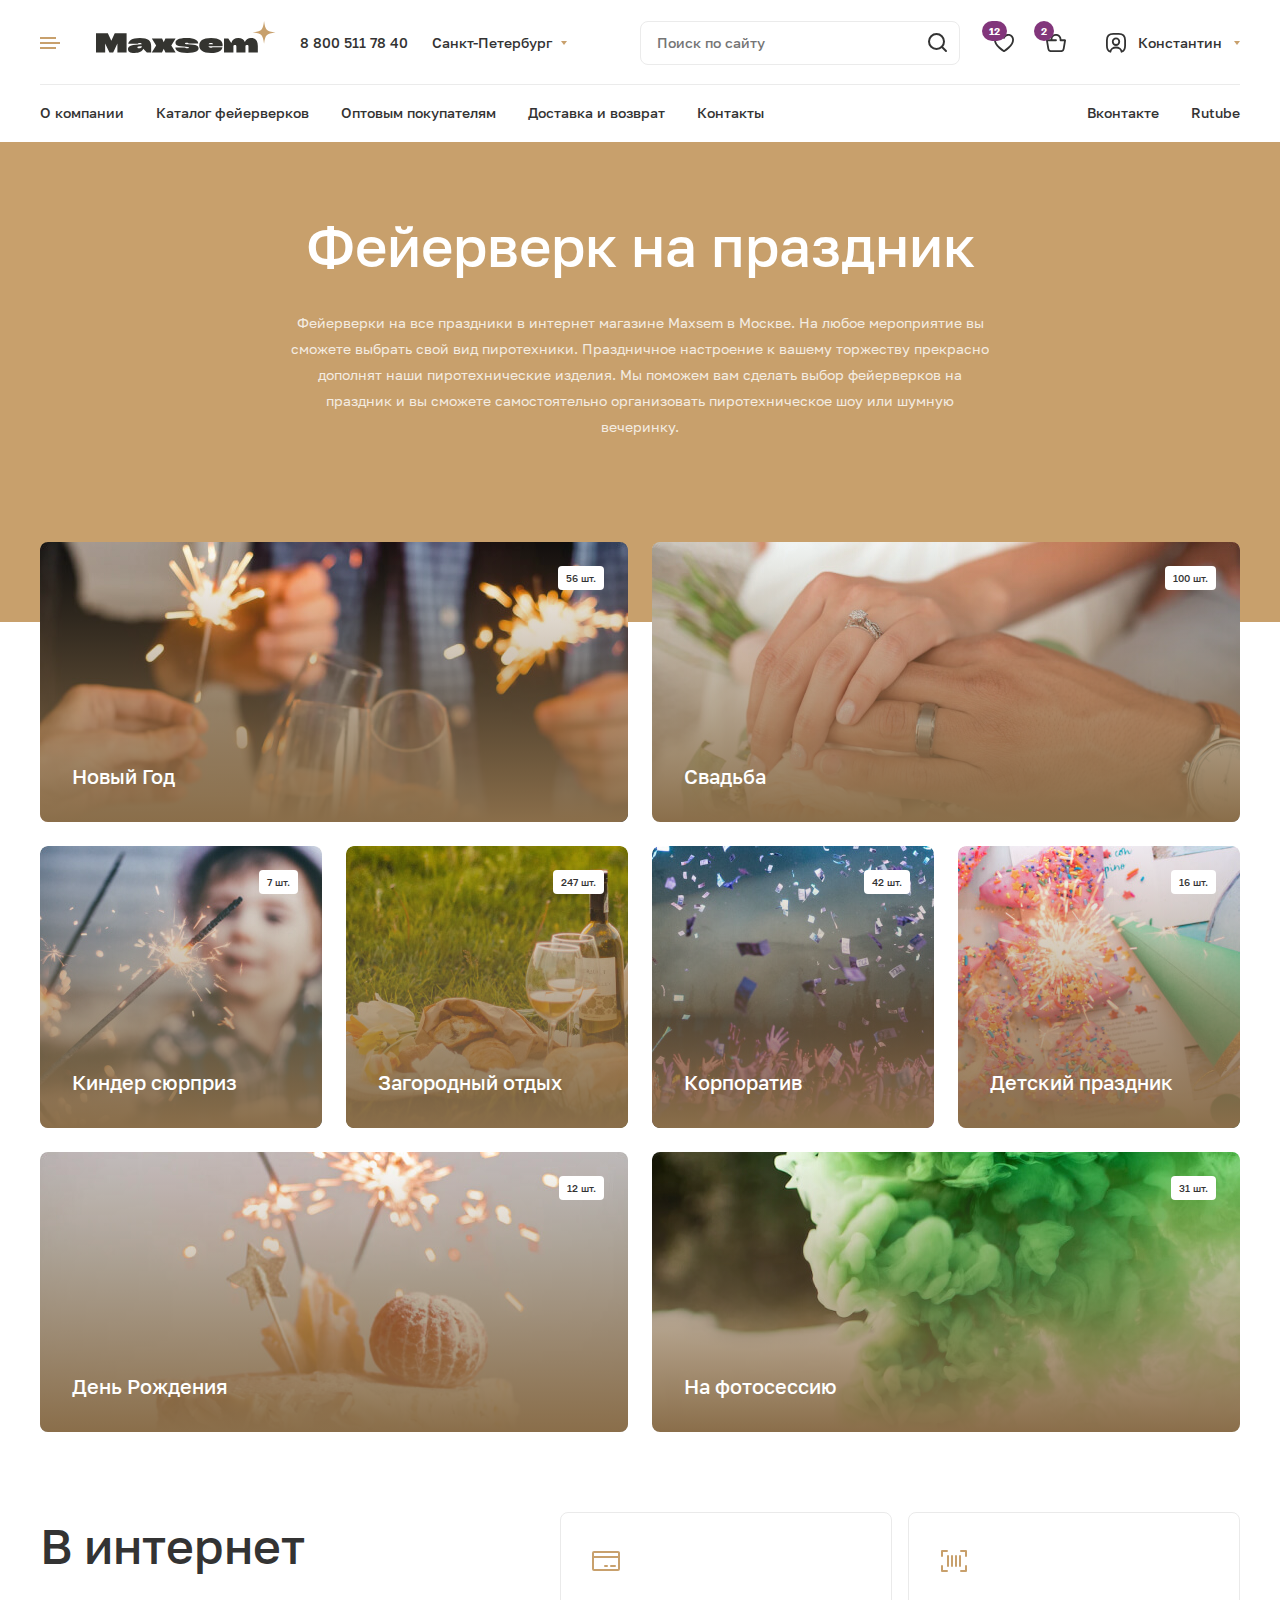
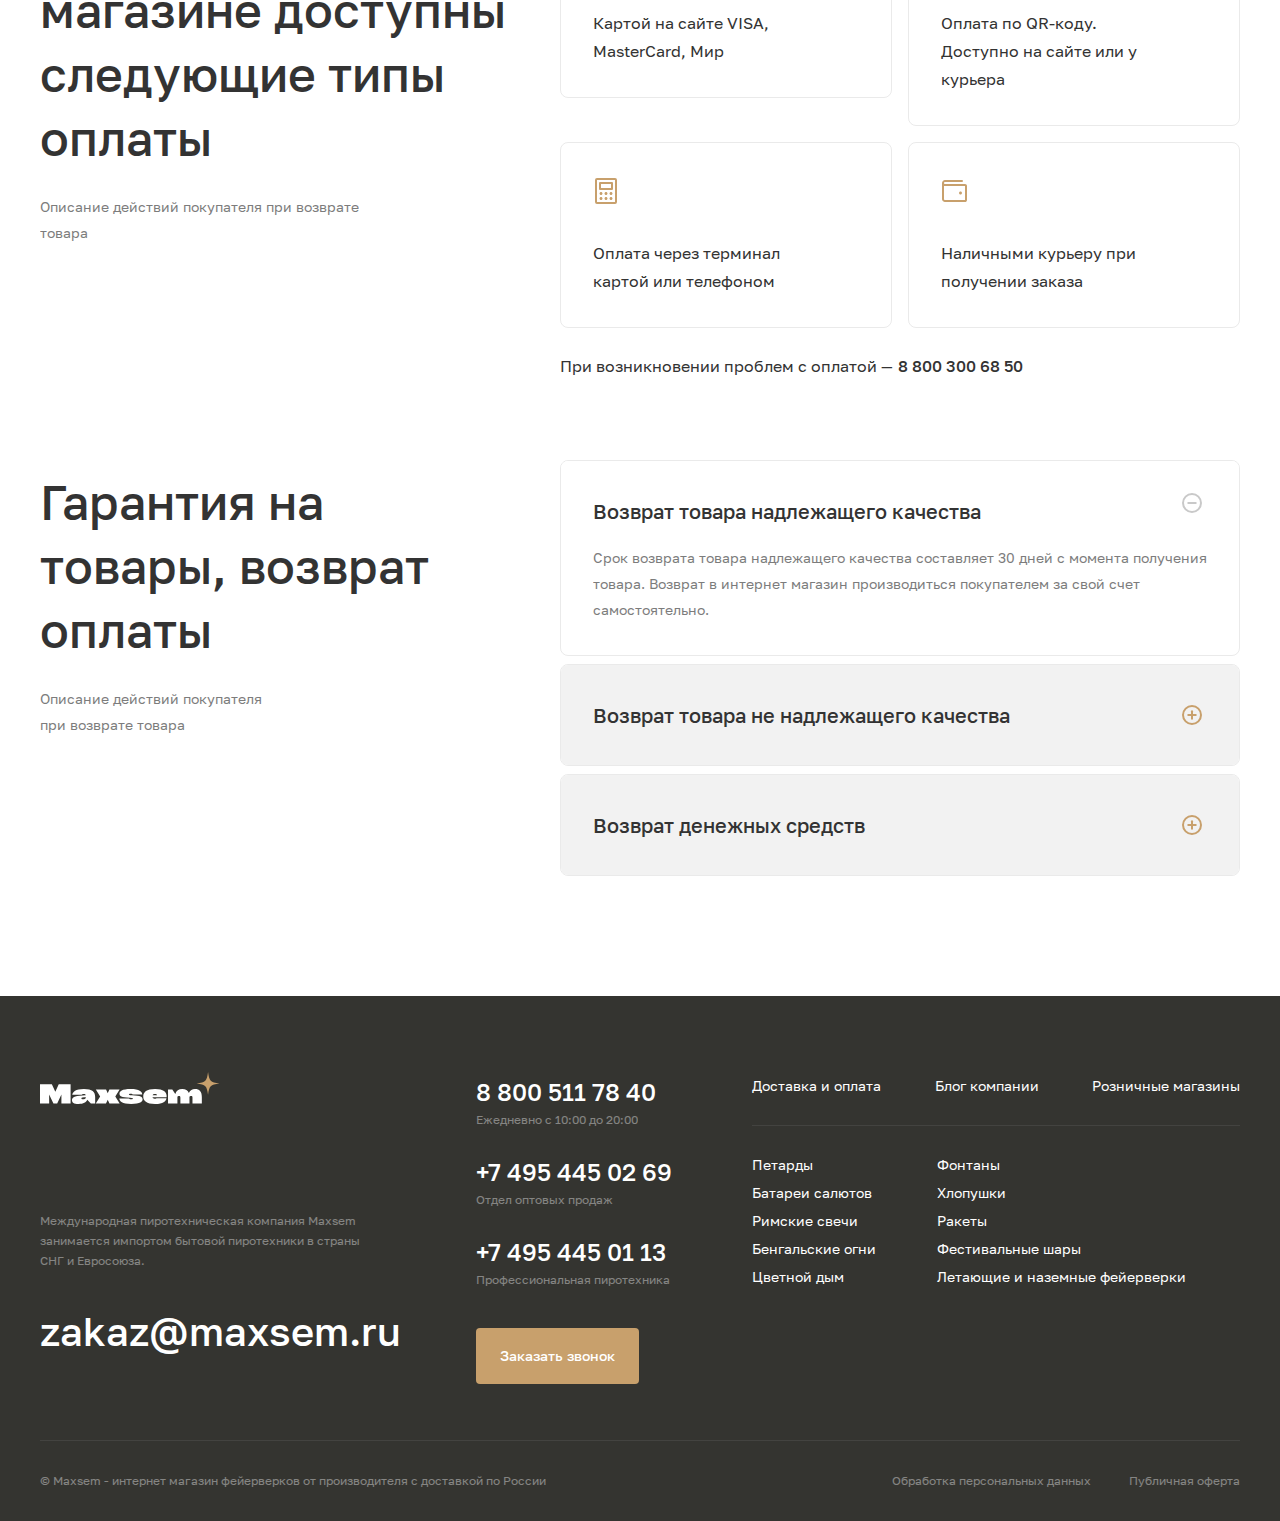
<file: celebration.html>
<!DOCTYPE html>
<html lang="ru-RU">
<head>
	<title>Maxem</title>
	<meta name="viewport" content="width=device-width, initial-scale=1.0">
	<meta http-equiv="Content-Type" content="text/html; charset=utf-8" />
	<meta http-equiv="Cache-control" content="public">
	<meta name="description" content="Maxem" />
	<link rel="stylesheet" href="style.css" />

	<!-- Favicon -->
	<link rel="apple-touch-icon" sizes="76x76" href="images/favicon/apple-touch-icon.png">
	<link rel="icon" type="image/png" sizes="32x32" href="images/favicon/favicon-32x32.png">
	<link rel="icon" type="image/png" sizes="16x16" href="images/favicon/favicon-16x16.png">
	<link rel="manifest" href="images/favicon/site.webmanifest">
	<link rel="mask-icon" href="images/favicon/safari-pinned-tab.svg" color="#5bbad5">
</head>

<body class="header-noborder">
	<div class="overflow">

		<!-- Header START -->
		<header class="header">
			<div class="container">
				<div class="header__top">

					<div class="header__side-left">
						<div class="burger">
							<div class="burger__line">
								<span></span>
							</div>
						</div>
						<a class="logo" href="#">
							<img class="logo__img" src="images/pics/logo.svg" alt="logo">
						</a>
						<div class="header__wrplaces">
							<a class="header__phone" href="tel:88005117840">8 800 511 78 40</a>
							<div class="header__cities">
								<div class="header__cities-main">Санкт-Петербург</div>
								<form class="h-cities">
									<div class="h-cities__wrsearch">
										<input class="h-cities__search" type="text" placeholder="Введите название города">
									</div>
									<ul class="h-cities__ul">
										<li class="h-cities__li">Москва</li>
										<li class="h-cities__li">Санкт-Петербург</li>
										<li class="h-cities__li">Чебоксары</li>
										<li class="h-cities__li">Воронеж</li>
										<li class="h-cities__li h-cities__li--exit">Выйти</li>
									</ul>
								</form>
							</div>
						</div>
					</div>

					<div class="header__side-right">
						<form class="header-searh__form" action="">
							<input class="header-searh__form-inp" type="text" placeholder="Поиск по сайту">
							<input class="header-searh__form-submit" type="submit">
							<span class="header-searh__form-trigger"></span>
						</form>
						<a class="header__icon header__icon--favorite" href="#">
							<span class="header__icon-numb">12</span>
						</a>
						<a class="header__icon header__icon--basket" href="#">
							<span class="header__icon-numb">2</span>
						</a>
						<div class="profile">
							<a class="profile-account hide" href="#">
								<span>Личный кабинет</span>
							</a>
							<div class="profile-log">
								<div class="profile-log__name">
									<span>Константин</span>
								</div>
								<div class="profile-log__menu">
									<ul class="profile-log__menu-ul">
										<li class="profile-log__menu-li">
											<a class="profile-log__menu-link" href="#">Мои заказы</a>
										</li>
										<li class="profile-log__menu-li">
											<a class="profile-log__menu-link" href="#">Профиль заказов</a>
										</li>
										<li class="profile-log__menu-li">
											<a class="profile-log__menu-link" href="#">Настройка аккаунта</a>
										</li>
										<li class="profile-log__menu-li">
											<a class="profile-log__menu-link" href="#">Выйти</a>
										</li>
									</ul>
								</div>
							</div>
						</div>
					</div> 
				</div>
				<div class="header__wrapper">
					<div class="header__wrnav">
						<div class="container">
							<div class="header__nav">
								<div class="header__company">
									<a class="header__nav-maintlt" href="#">Компания</a>
									<ul class="header__nav-ul">
										<li class="header__nav-li">
											<a class="header__nav-link" href="#">О компании</a>
										</li>
										<li class="header__nav-li">
											<a class="header__nav-link" href="#">Оптовым покупателям</a>
										</li>
										<li class="header__nav-li">
											<a class="header__nav-link" href="#">Доставка и возврат</a>
										</li>
										<li class="header__nav-li">
											<a class="header__nav-link" href="#">Контакты</a>
										</li>
										<li class="header__nav-li">
											<a class="header__nav-link" href="#">Блог</a>
										</li>
										<li class="header__nav-li">
											<a class="header__nav-link" href="#">Вконтакте</a>
										</li>
										<li class="header__nav-li">
											<a class="header__nav-link" href="#">Rutube</a>
										</li>
									</ul>
								</div>
								<div class="header__catalog">
									<a class="header__nav-maintlt" href="#">Каталог фейерверков</a>
									<ul class="header__nav-ul header__catalog--ul">
										<li class="header__nav-li">
											<a class="header__nav-link" href="#">Батареи салютов</a>
											<ul>
												<li>
													<a href="#">Катюши</a>
												</li>
												<li>
													<a href="#">Комбинированные салюты</a>
												</li>
												<li>
													<a href="#">Крупные салюты</a>
												</li>
												<li>
													<a href="#">Малые салюты</a>
												</li>
												<li>
													<a href="#">Мини салюты</a>
												</li>
												<li>
													<a href="#">Средние салюты</a>
												</li>
												<li>
													<a href="#">Супер салюты</a>
												</li>
											</ul>
										</li>
										<li class="header__nav-li">
											<a class="header__nav-link" href="#">Хлопушки пневматические</a>
										</li>
										<li class="header__nav-li">
											<a class="header__nav-link" href="#">Бенгальские огни</a>
										</li>
										<li class="header__nav-li">
											<a class="header__nav-link" href="#">Летающие и наземные фейерверки</a>
										</li>
										<li class="header__nav-li">
											<a class="header__nav-link" href="#">Петарды</a>
										</li>
										<li class="header__nav-li">
											<a class="header__nav-link" href="#">Ракеты</a>
										</li>
										<li class="header__nav-li">
											<a class="header__nav-link" href="#">Римские свечи</a>
										</li>
										<li class="header__nav-li">
											<a class="header__nav-link" href="#">Фестивальные шары</a>
										</li>
										<li class="header__nav-li">
											<a class="header__nav-link" href="#">Фонтаны</a>
										</li>
										<li class="header__nav-li">
											<a class="header__nav-link" href="#">Цветные дымы</a>
										</li>
									</ul>
								</div>
							</div>
						</div>
					</div>
				</div>
				<div class="header__bottom">
					<nav class="main-menu">
						<ul class="main-menu__ul">
							<li class="main-menu__li">
								<a class="main-menu__link" href="#">О компании</a>
							</li>
							<li class="main-menu__li">
								<a class="main-menu__link" href="#">Каталог фейерверков</a>
							</li>
							<li class="main-menu__li">
								<a class="main-menu__link" href="#">Оптовым покупателям</a>
							</li>
							<li class="main-menu__li">
								<a class="main-menu__link" href="#">Доставка и возврат</a>
							</li>
							<li class="main-menu__li">
								<a class="main-menu__link" href="#">Контакты</a>
							</li>
						</ul>
					</nav>

					<div class="soc-menu">
						<ul class="soc-menu__ul">
							<li class="soc-menu__li">
								<a class="soc-menu__link" href="#">Вконтакте</a>
							</li>
							<li class="soc-menu__li">
								<a class="soc-menu__link" href="#">Rutube</a>
							</li>
						</ul>
					</div>
				</div>
			</div>
		</header>
		<!-- Header END -->

		<!-- Page screen START -->
		<div class="page-screen">
			<div class="page-screen__writem">
				<div class="container">
					<div class="page-screen__item">
						<div class="page-screen__info">
							<h1 class="page-screen__h1">Фейерверк на праздник</h1>
							<div class="page-screen__text">Фейерверки на все праздники в интернет магазине Maxsem в Москве. На любое мероприятие вы сможете выбрать свой вид пиротехники. Праздничное настроение к вашему торжеству прекрасно дополнят наши пиротехнические изделия. Мы поможем вам сделать выбор фейерверков на праздник и вы сможете самостоятельно организовать пиротехническое шоу или шумную вечеринку.</div>
						</div>
					</div>
				</div>
			</div>
		</div>
		<!-- Page screen END -->

		<div class="common-page">

			<div class="events events--tune">
				<div class="container">
					<div class="events__inner">
						<div class="events__body">
							<div class="events__writem">
								<a class="events__item" href="#" style="background-image: url(images/pics/celebration-1.jpg);">
									<span class="events__item-amount">
										<span class="events__item-numb">56</span> шт.
									</span>
									<span class="events__item-tlt">Новый Год</span>
								</a>
							</div>
							<div class="events__writem">
								<a class="events__item" href="#" style="background-image: url(images/pics/celebration-2.jpg);">
									<span class="events__item-amount">
										<span class="events__item-numb">100</span> шт.
									</span>
									<span class="events__item-tlt">Свадьба</span>
								</a>
							</div>
							<div class="events__writem">
								<a class="events__item" href="#" style="background-image: url(images/pics/celebration-3.jpg);">
									<span class="events__item-amount">
										<span class="events__item-numb">7</span> шт.
									</span>
									<span class="events__item-tlt">Киндер сюрприз</span>
								</a>
							</div>
							<div class="events__writem">
								<a class="events__item" href="#" style="background-image: url(images/pics/celebration-4.jpg);">
									<span class="events__item-amount">
										<span class="events__item-numb">247</span> шт.
									</span>
									<span class="events__item-tlt">Загородный отдых</span>
								</a>
							</div>
							<div class="events__writem">
								<a class="events__item" href="#" style="background-image: url(images/pics/celebration-5.jpg);">
									<span class="events__item-amount">
										<span class="events__item-numb">42</span> шт.
									</span>
									<span class="events__item-tlt">Корпоратив</span>
								</a>
							</div>
							<div class="events__writem">
								<a class="events__item" href="#" style="background-image: url(images/pics/celebration-6.jpg);">
									<span class="events__item-amount">
										<span class="events__item-numb">16</span> шт.
									</span>
									<span class="events__item-tlt">Детский праздник</span>
								</a>
							</div>
							<div class="events__writem">
								<a class="events__item" href="#" style="background-image: url(images/pics/celebration-7.jpg);">
									<span class="events__item-amount">
										<span class="events__item-numb">12</span> шт.
									</span>
									<span class="events__item-tlt">День Рождения</span>
								</a>
							</div>
							<div class="events__writem">
								<a class="events__item" href="#" style="background-image: url(images/pics/celebration-8.jpg);">
									<span class="events__item-amount">
										<span class="events__item-numb">31</span> шт.
									</span>
									<span class="events__item-tlt">На фотосессию</span>
								</a>
							</div>
						</div>
					</div>
				</div>
			</div>

			<div class="types types--tune">
				<div class="container">
					<div class="types__inner">
						<div class="types__ahead">
							<h2 class="types__title title">В интернет магазине доступны следующие типы оплаты</h2>
							<div class="types__subtlt">Описание действий покупателя при возврате товара</div>
						</div>
						<div class="types__content">
							<div class="types__vars">
								<div class="types__vars-writem">
									<div class="types__vars-item">
										<div class="types__vars-icon">
											<svg width="32" height="32" viewBox="0 0 32 32" fill="none" xmlns="http://www.w3.org/2000/svg">
												<path d="M28 7H4C3.44772 7 3 7.44772 3 8V24C3 24.5523 3.44772 25 4 25H28C28.5523 25 29 24.5523 29 24V8C29 7.44772 28.5523 7 28 7Z" stroke="#C8A06C" stroke-width="2" stroke-linecap="round" stroke-linejoin="round"/>
												<path d="M21 21H25" stroke="#C8A06C" stroke-width="2" stroke-linecap="round" stroke-linejoin="round"/>
												<path d="M15 21H17" stroke="#C8A06C" stroke-width="2" stroke-linecap="round" stroke-linejoin="round"/>
												<path d="M3 12.1064H29" stroke="#C8A06C" stroke-width="2" stroke-linecap="round" stroke-linejoin="round"/>
											</svg>
										</div>
										<div class="types__vars-tlt">Картой на сайте VISA, MasterCard, Мир</div>
									</div>
								</div>
								<div class="types__vars-writem">
									<div class="types__vars-item">
										<div class="types__vars-icon">
											<svg width="32" height="32" viewBox="0 0 32 32" fill="none" xmlns="http://www.w3.org/2000/svg">
												<path d="M23 6H28V11" stroke="#C8A06C" stroke-width="2" stroke-linecap="round" stroke-linejoin="round"/>
												<path d="M9 26H4V21" stroke="#C8A06C" stroke-width="2" stroke-linecap="round" stroke-linejoin="round"/>
												<path d="M28 21V26H23" stroke="#C8A06C" stroke-width="2" stroke-linecap="round" stroke-linejoin="round"/>
												<path d="M4 11V6H9" stroke="#C8A06C" stroke-width="2" stroke-linecap="round" stroke-linejoin="round"/>
												<path d="M10 11V21" stroke="#C8A06C" stroke-width="2" stroke-linecap="round" stroke-linejoin="round"/>
												<path d="M22 11V21" stroke="#C8A06C" stroke-width="2" stroke-linecap="round" stroke-linejoin="round"/>
												<path d="M18 11V21" stroke="#C8A06C" stroke-width="2" stroke-linecap="round" stroke-linejoin="round"/>
												<path d="M14 11V21" stroke="#C8A06C" stroke-width="2" stroke-linecap="round" stroke-linejoin="round"/>
											</svg>
										</div>
										<div class="types__vars-tlt">Оплата по QR-коду. Доступно на сайте или у курьера</div>
									</div>
								</div>
								<div class="types__vars-writem">
									<div class="types__vars-item">
										<div class="types__vars-icon">
											<svg width="32" height="32" viewBox="0 0 32 32" fill="none" xmlns="http://www.w3.org/2000/svg">
												<path d="M22 8H10V14H22V8Z" stroke="#C8A06C" stroke-width="2" stroke-linecap="round" stroke-linejoin="round"/>
												<path d="M26 27V5C26 4.44772 25.5523 4 25 4L7 4C6.44772 4 6 4.44772 6 5V27C6 27.5523 6.44772 28 7 28H25C25.5523 28 26 27.5523 26 27Z" stroke="#C8A06C" stroke-width="2" stroke-linecap="round" stroke-linejoin="round"/>
												<path d="M11 20C11.8284 20 12.5 19.3284 12.5 18.5C12.5 17.6716 11.8284 17 11 17C10.1716 17 9.5 17.6716 9.5 18.5C9.5 19.3284 10.1716 20 11 20Z" fill="#C8A06C"/>
												<path d="M16 20C16.8284 20 17.5 19.3284 17.5 18.5C17.5 17.6716 16.8284 17 16 17C15.1716 17 14.5 17.6716 14.5 18.5C14.5 19.3284 15.1716 20 16 20Z" fill="#C8A06C"/>
												<path d="M21 20C21.8284 20 22.5 19.3284 22.5 18.5C22.5 17.6716 21.8284 17 21 17C20.1716 17 19.5 17.6716 19.5 18.5C19.5 19.3284 20.1716 20 21 20Z" fill="#C8A06C"/>
												<path d="M11 25C11.8284 25 12.5 24.3284 12.5 23.5C12.5 22.6716 11.8284 22 11 22C10.1716 22 9.5 22.6716 9.5 23.5C9.5 24.3284 10.1716 25 11 25Z" fill="#C8A06C"/>
												<path d="M16 25C16.8284 25 17.5 24.3284 17.5 23.5C17.5 22.6716 16.8284 22 16 22C15.1716 22 14.5 22.6716 14.5 23.5C14.5 24.3284 15.1716 25 16 25Z" fill="#C8A06C"/>
												<path d="M21 25C21.8284 25 22.5 24.3284 22.5 23.5C22.5 22.6716 21.8284 22 21 22C20.1716 22 19.5 22.6716 19.5 23.5C19.5 24.3284 20.1716 25 21 25Z" fill="#C8A06C"/>
											</svg>
										</div>
										<div class="types__vars-tlt">Оплата через терминал картой или телефоном</div>
									</div>
								</div>
								<div class="types__vars-writem">
									<div class="types__vars-item">
										<div class="types__vars-icon">
											<svg width="32" height="32" viewBox="0 0 32 32" fill="none" xmlns="http://www.w3.org/2000/svg">
												<path d="M5 8V24C5 24.5304 5.21071 25.0391 5.58579 25.4142C5.96086 25.7893 6.46957 26 7 26H27C27.2652 26 27.5196 25.8946 27.7071 25.7071C27.8946 25.5196 28 25.2652 28 25V11C28 10.7348 27.8946 10.4804 27.7071 10.2929C27.5196 10.1054 27.2652 10 27 10H7C6.46957 10 5.96086 9.78929 5.58579 9.41421C5.21071 9.03914 5 8.53043 5 8ZM5 8C5 7.46957 5.21071 6.96086 5.58579 6.58579C5.96086 6.21071 6.46957 6 7 6H24" stroke="#C8A06C" stroke-width="2" stroke-linecap="round" stroke-linejoin="round"/>
												<path d="M22.5 19.5C23.3284 19.5 24 18.8284 24 18C24 17.1716 23.3284 16.5 22.5 16.5C21.6716 16.5 21 17.1716 21 18C21 18.8284 21.6716 19.5 22.5 19.5Z" fill="#C8A06C"/>
											</svg>
										</div>
										<div class="types__vars-tlt">Наличными курьеру при получении заказа</div>
									</div>
								</div>
							</div>
							<div class="types__payment">При возникновении проблем с оплатой — <a href="tel:88003006850">8 800 300 68 50</a></div>
						</div>
					</div>
				</div>
			</div>

			<!-- FAQ START -->
			<div class="faq faq--tune">
				<div class="container">
					<div class="faq__inner">
						<div class="faq__ahead">
							<h2 class="faq__title title">Гарантия на товары, возврат оплаты</h2>
							<div class="faq__subtlt">Описание действий покупателя при возврате товара</div>
						</div>
						<div class="faq__content">
							<div class="faq__item active">
								<div class="faq__item-tlt">Возврат товара надлежащего качества</div>
								<div class="faq__item-text">Срок возврата товара надлежащего качества составляет 30 дней с момента получения товара. Возврат в интернет магазин производиться покупателем за свой счет самостоятельно.</div>
							</div>
							<div class="faq__item">
								<div class="faq__item-tlt">Возврат товара не надлежащего качества</div>
								<div class="faq__item-text">Срок возврата товара надлежащего качества составляет 30 дней с момента получения товара. Возврат в интернет магазин производиться покупателем за свой счет самостоятельно.</div>
							</div>
							<div class="faq__item">
								<div class="faq__item-tlt">Возврат денежных средств</div>
								<div class="faq__item-text">Срок возврата товара надлежащего качества составляет 30 дней с момента получения товара. Возврат в интернет магазин производиться покупателем за свой счет самостоятельно.</div>
							</div>
						</div>
					</div>
				</div>
			</div>
			<!-- FAQ END -->
		
		</div>
	</div>

		<footer class="footer">
			<div class="container">
				<div class="footer__inner">
					<div class="footer-top">
						<div class="footer-about footer--common">
							<div class="footer-about__logo">
								<img class="footer-about__logo" src="images/pics/logo-white.svg" alt="">
							</div>
							<div class="footer-about__txt">Международная пиротехническая компания Maxsem занимается импортом бытовой пиротехники в страны СНГ и Евросоюза.</div>
							<a class="footer-about__mail" href="mailto:zakaz@maxsem.ru">zakaz@maxsem.ru</a>
						</div>
						<div class="footer-contact footer--common">
							<div class="footer-contact__line">
								<a class="footer-contact__ph" href="tel:88005117840">8 800 511 78 40</a>
								<div class="footer-contact__txt">Ежедневно с 10:00 до 20:00</div>
							</div>
							<div class="footer-contact__line">
								<a class="footer-contact__ph" href="tel:+74954450269">+7 495 445 02 69</a>
								<div class="footer-contact__txt">Отдел оптовых продаж</div>
							</div>
							<div class="footer-contact__line">
								<a class="footer-contact__ph" href="tel:+74954450113">+7 495 445 01 13</a>
								<div class="footer-contact__txt">Профессиональная пиротехника</div>
							</div>
							<a href="#" class="footer-contact__btn btn">Заказать звонок</a>
						</div>
						<div class="footer-nav footer--common">
							<div class="footer-nav__top">
								<ul class="footer-nav__top-ul">
									<li class="footer-nav__top-li">
										<a class="footer-nav__top-link" href="#">Доставка и оплата</a>
									</li>
									<li class="footer-nav__top-li">
										<a class="footer-nav__top-link" href="#">Блог компании</a>
									</li>
									<li class="footer-nav__top-li">
										<a class="footer-nav__top-link" href="#">Розничные магазины</a>
									</li>
								</ul>
							</div>
							<div class="footer-nav__bottom">
								<ul class="footer-nav__bottom-ul">
									<li class="footer-nav__bottom-li">
										<a class="footer-nav__bottom-link" href="#">Петарды</a>
									</li>
									<li class="footer-nav__bottom-li">
										<a class="footer-nav__bottom-link" href="#">Батареи салютов</a>
									</li>
									<li class="footer-nav__bottom-li">
										<a class="footer-nav__bottom-link" href="#">Римские свечи</a>
									</li>
									<li class="footer-nav__bottom-li">
										<a class="footer-nav__bottom-link" href="#">Бенгальские огни</a>
									</li>
									<li class="footer-nav__bottom-li">
										<a class="footer-nav__bottom-link" href="#">Цветной дым</a>
									</li>
									<li class="footer-nav__bottom-li">
										<a class="footer-nav__bottom-link" href="#">Фонтаны</a>
									</li>
									<li class="footer-nav__bottom-li">
										<a class="footer-nav__bottom-link" href="#">Хлопушки</a>
									</li>
									<li class="footer-nav__bottom-li">
										<a class="footer-nav__bottom-link" href="#">Ракеты</a>
									</li>
									<li class="footer-nav__bottom-li">
										<a class="footer-nav__bottom-link" href="#">Фестивальные шары</a>
									</li>
									<li class="footer-nav__bottom-li">
										<a class="footer-nav__bottom-link" href="#">Летающие и наземные фейерверки</a>
									</li>
								</ul>
							</div>
						</div>
					</div>
					<div class="footer-bottom">
						<div class="footer-bottom__copyright">© Maxsem - интернет магазин фейерверков от производителя с доставкой по России</div>
						<div class="footer-bottom__data">
							<a class="footer-bottom__data-ident" href="#">Обработка персональных данных</a>
							<a class="footer-bottom__data-ofert" href="#">Публичная оферта</a>
						</div>
					</div>
				</div>
			</div>
		</footer>
	</div>

	<link rel="stylesheet" href="css/responsive.css" />
	<link rel="stylesheet" href="fonts/fonts.css" />
	<link rel="stylesheet" href="css/slick.min.css" />
	<script src='js/jquery-3.5.1.min.js'></script>
	<script src="js/slick.min.js"></script>
	<script src="js/jquery.inputmask.js"></script>
	<script src="js/template.js"></script>
	
</body>
</html>
</file>
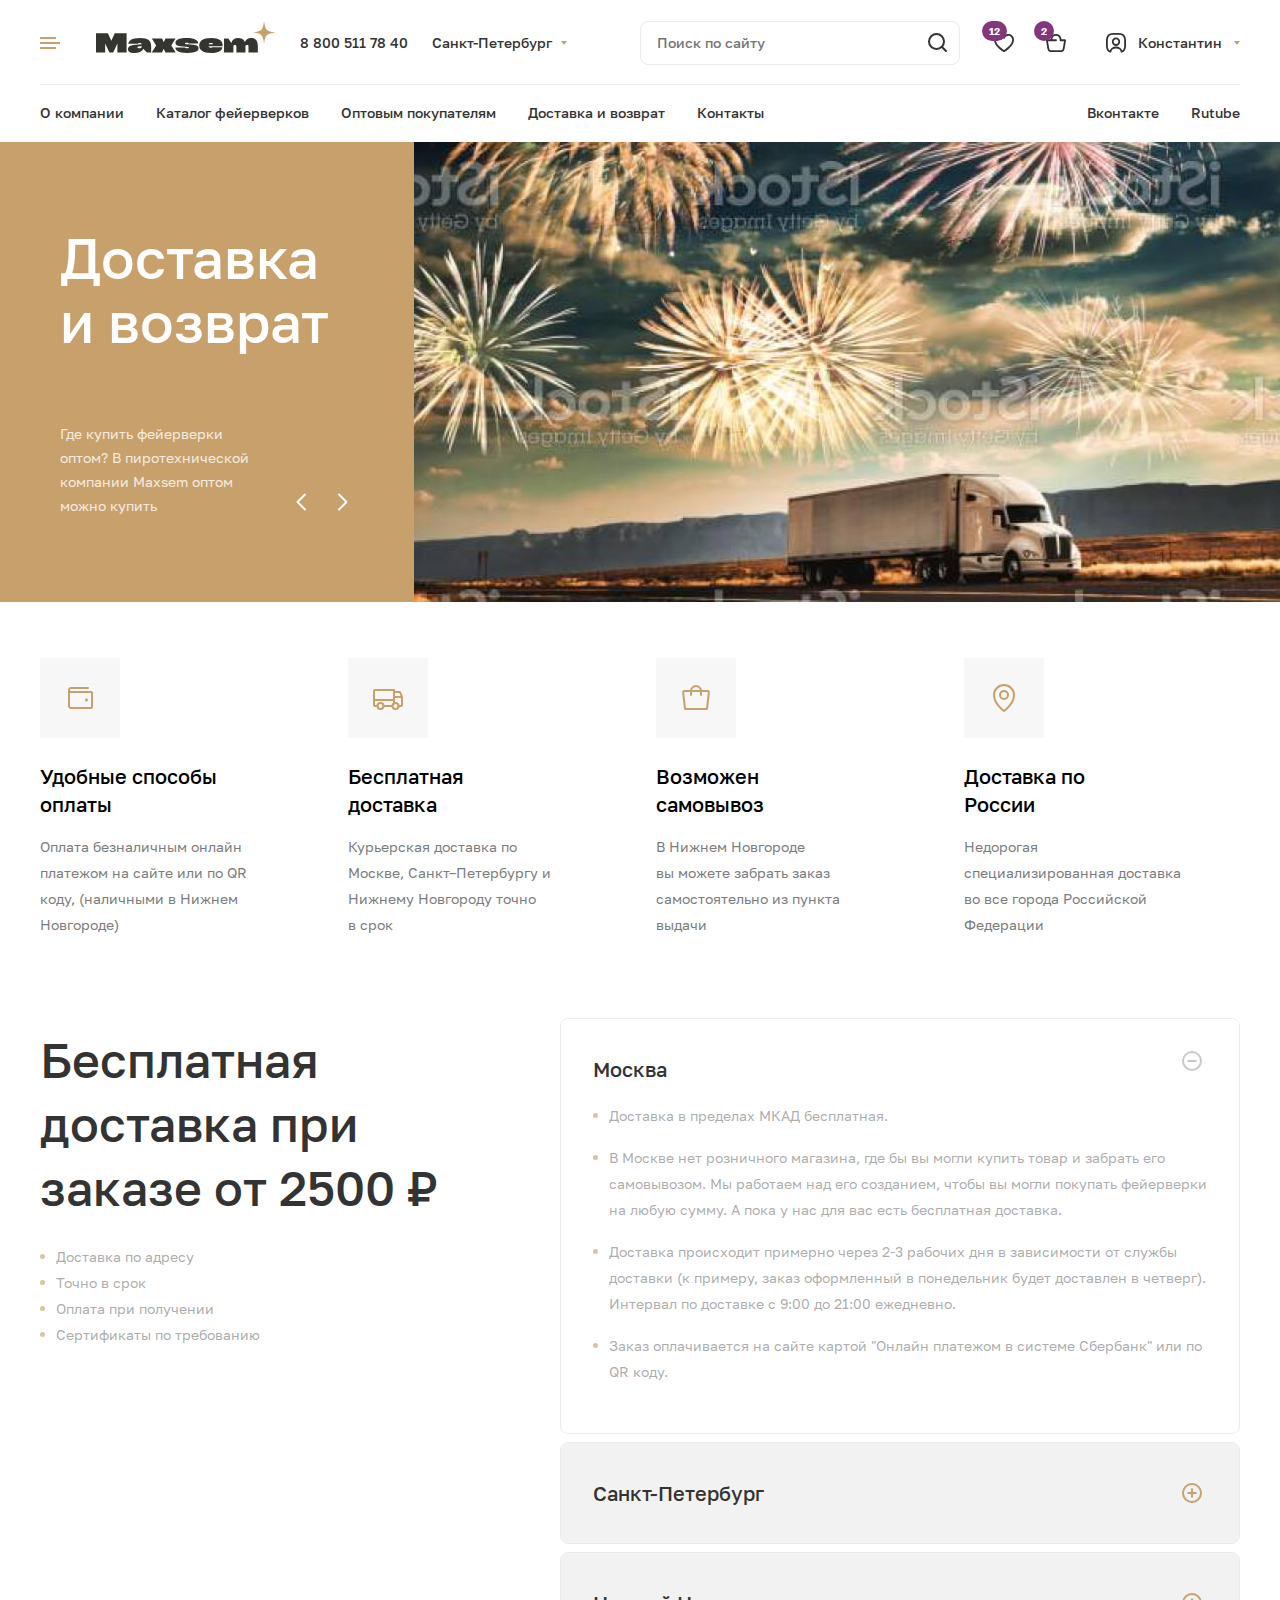
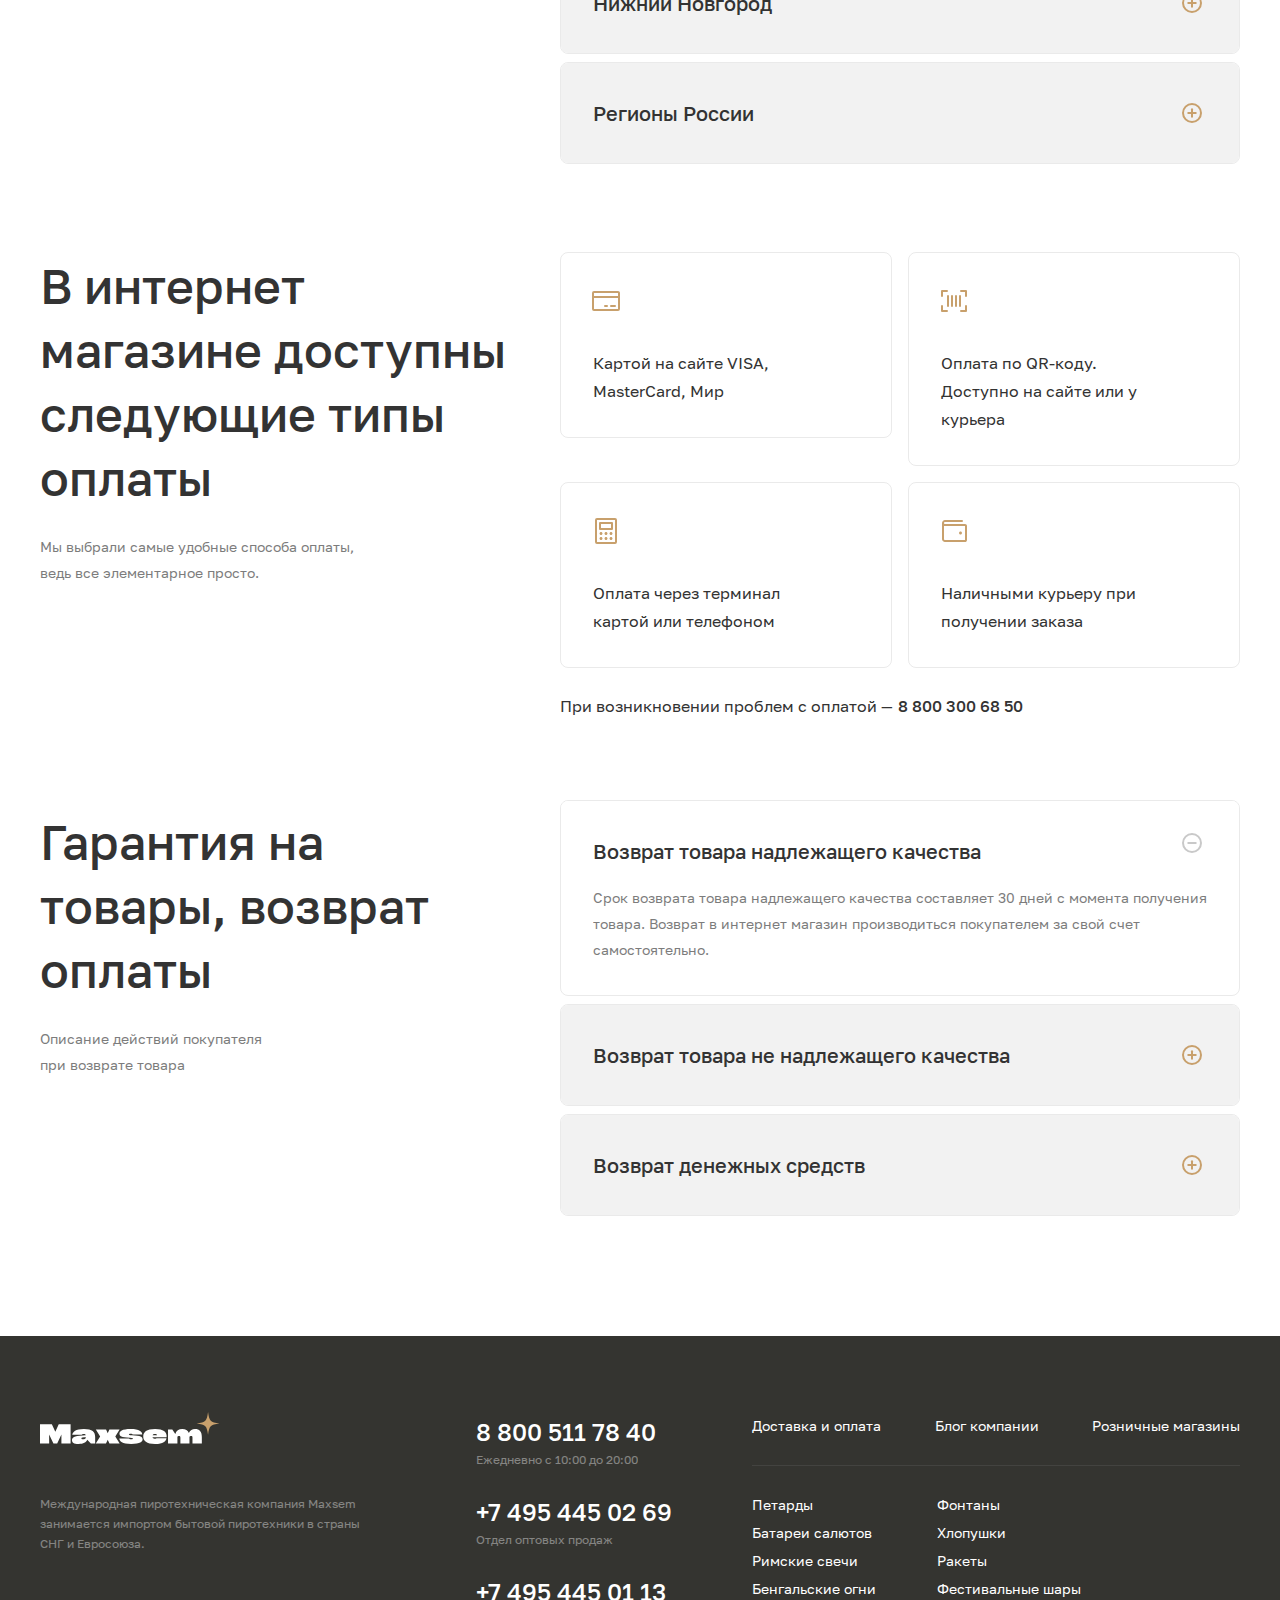
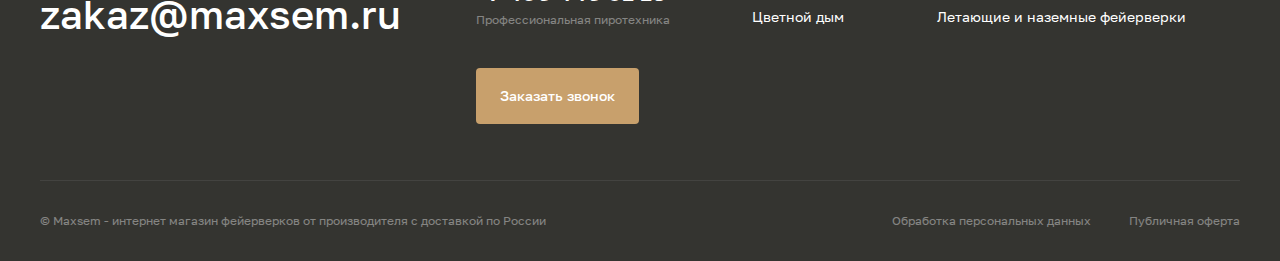
<file: delivery.html>
<!DOCTYPE html>
<html lang="ru-RU">
<head>
	<title>Maxem</title>
	<meta name="viewport" content="width=device-width, initial-scale=1.0">
	<meta http-equiv="Content-Type" content="text/html; charset=utf-8" />
	<meta http-equiv="Cache-control" content="public">
	<meta name="description" content="Maxem" />
	<link rel="stylesheet" href="style.css" />

	<!-- Favicon -->
	<link rel="apple-touch-icon" sizes="76x76" href="images/favicon/apple-touch-icon.png">
	<link rel="icon" type="image/png" sizes="32x32" href="images/favicon/favicon-32x32.png">
	<link rel="icon" type="image/png" sizes="16x16" href="images/favicon/favicon-16x16.png">
	<link rel="manifest" href="images/favicon/site.webmanifest">
	<link rel="mask-icon" href="images/favicon/safari-pinned-tab.svg" color="#5bbad5">
</head>

<body class="header-noborder">
	<div class="overflow">

		<!-- Header START -->
		<header class="header">
			<div class="container">
				<div class="header__top">

					<div class="header__side-left">
						<div class="burger">
							<div class="burger__line">
								<span></span>
							</div>
						</div>
						<a class="logo" href="#">
							<img class="logo__img" src="images/pics/logo.svg" alt="logo">
						</a>
						<div class="header__wrplaces">
							<a class="header__phone" href="tel:88005117840">8 800 511 78 40</a>
							<div class="header__cities">
								<div class="header__cities-main">Санкт-Петербург</div>
								<form class="h-cities">
									<div class="h-cities__wrsearch">
										<input class="h-cities__search" type="text" placeholder="Введите название города">
									</div>
									<ul class="h-cities__ul">
										<li class="h-cities__li">Москва</li>
										<li class="h-cities__li">Санкт-Петербург</li>
										<li class="h-cities__li">Чебоксары</li>
										<li class="h-cities__li">Воронеж</li>
										<li class="h-cities__li h-cities__li--exit">Выйти</li>
									</ul>
								</form>
							</div>
						</div>
					</div>

					<div class="header__side-right">
						<form class="header-searh__form" action="">
							<input class="header-searh__form-inp" type="text" placeholder="Поиск по сайту">
							<input class="header-searh__form-submit" type="submit">
							<span class="header-searh__form-trigger"></span>
						</form>
						<a class="header__icon header__icon--favorite" href="#">
							<span class="header__icon-numb">12</span>
						</a>
						<a class="header__icon header__icon--basket" href="#">
							<span class="header__icon-numb">2</span>
						</a>
						<div class="profile">
							<a class="profile-account hide" href="#">
								<span>Личный кабинет</span>
							</a>
							<div class="profile-log">
								<div class="profile-log__name">
									<span>Константин</span>
								</div>
								<div class="profile-log__menu">
									<ul class="profile-log__menu-ul">
										<li class="profile-log__menu-li">
											<a class="profile-log__menu-link" href="#">Мои заказы</a>
										</li>
										<li class="profile-log__menu-li">
											<a class="profile-log__menu-link" href="#">Профиль заказов</a>
										</li>
										<li class="profile-log__menu-li">
											<a class="profile-log__menu-link" href="#">Настройка аккаунта</a>
										</li>
										<li class="profile-log__menu-li">
											<a class="profile-log__menu-link" href="#">Выйти</a>
										</li>
									</ul>
								</div>
							</div>
						</div>
					</div> 
				</div>
				<div class="header__wrapper">
					<div class="header__wrnav">
						<div class="container">
							<div class="header__nav">
								<div class="header__company">
									<a class="header__nav-maintlt" href="#">Компания</a>
									<ul class="header__nav-ul">
										<li class="header__nav-li">
											<a class="header__nav-link" href="#">О компании</a>
										</li>
										<li class="header__nav-li">
											<a class="header__nav-link" href="#">Оптовым покупателям</a>
										</li>
										<li class="header__nav-li">
											<a class="header__nav-link" href="#">Доставка и возврат</a>
										</li>
										<li class="header__nav-li">
											<a class="header__nav-link" href="#">Контакты</a>
										</li>
										<li class="header__nav-li">
											<a class="header__nav-link" href="#">Блог</a>
										</li>
										<li class="header__nav-li">
											<a class="header__nav-link" href="#">Вконтакте</a>
										</li>
										<li class="header__nav-li">
											<a class="header__nav-link" href="#">Rutube</a>
										</li>
									</ul>
								</div>
								<div class="header__catalog">
									<a class="header__nav-maintlt" href="#">Каталог фейерверков</a>
									<ul class="header__nav-ul header__catalog--ul">
										<li class="header__nav-li">
											<a class="header__nav-link" href="#">Батареи салютов</a>
											<ul>
												<li>
													<a href="#">Катюши</a>
												</li>
												<li>
													<a href="#">Комбинированные салюты</a>
												</li>
												<li>
													<a href="#">Крупные салюты</a>
												</li>
												<li>
													<a href="#">Малые салюты</a>
												</li>
												<li>
													<a href="#">Мини салюты</a>
												</li>
												<li>
													<a href="#">Средние салюты</a>
												</li>
												<li>
													<a href="#">Супер салюты</a>
												</li>
											</ul>
										</li>
										<li class="header__nav-li">
											<a class="header__nav-link" href="#">Хлопушки пневматические</a>
										</li>
										<li class="header__nav-li">
											<a class="header__nav-link" href="#">Бенгальские огни</a>
										</li>
										<li class="header__nav-li">
											<a class="header__nav-link" href="#">Летающие и наземные фейерверки</a>
										</li>
										<li class="header__nav-li">
											<a class="header__nav-link" href="#">Петарды</a>
										</li>
										<li class="header__nav-li">
											<a class="header__nav-link" href="#">Ракеты</a>
										</li>
										<li class="header__nav-li">
											<a class="header__nav-link" href="#">Римские свечи</a>
										</li>
										<li class="header__nav-li">
											<a class="header__nav-link" href="#">Фестивальные шары</a>
										</li>
										<li class="header__nav-li">
											<a class="header__nav-link" href="#">Фонтаны</a>
										</li>
										<li class="header__nav-li">
											<a class="header__nav-link" href="#">Цветные дымы</a>
										</li>
									</ul>
								</div>
							</div>
						</div>
					</div>
				</div>
				<div class="header__bottom">
					<nav class="main-menu">
						<ul class="main-menu__ul">
							<li class="main-menu__li">
								<a class="main-menu__link" href="#">О компании</a>
							</li>
							<li class="main-menu__li">
								<a class="main-menu__link" href="#">Каталог фейерверков</a>
							</li>
							<li class="main-menu__li">
								<a class="main-menu__link" href="#">Оптовым покупателям</a>
							</li>
							<li class="main-menu__li">
								<a class="main-menu__link" href="#">Доставка и возврат</a>
							</li>
							<li class="main-menu__li">
								<a class="main-menu__link" href="#">Контакты</a>
							</li>
						</ul>
					</nav>

					<div class="soc-menu">
						<ul class="soc-menu__ul">
							<li class="soc-menu__li">
								<a class="soc-menu__link" href="#">Вконтакте</a>
							</li>
							<li class="soc-menu__li">
								<a class="soc-menu__link" href="#">Rutube</a>
							</li>
						</ul>
					</div>
				</div>
			</div>
		</header>
		<!-- Header END -->

		<!-- Main Slider START -->
		<div class="main-slider">
			<div class="container">
				<div class="main-slider__inner">
					<div class="main-slider__slide">
						<div class="main-slider__aside">
							<div class="container">
								<div class="main-slider__asd">
									<div class="title main-slider__title">Доставка и возврат</div>
									<div class="main-slider__control main-slider__control--txt">
										<div class="main-slider__subtitle">Где купить фейерверки оптом? В пиротехнической компании Maxsem оптом можно купить</div>

										<div class="main-slider__arrows">
											<div class="main-slider__arrow main-slider__arrow-left" onclick="jQuery('.main-slider__inner').slick('slickPrev')"></div>
											<div class="main-slider__arrow main-slider__arrow-right" onclick="jQuery('.main-slider__inner').slick('slickNext')"></div>
										</div>
									</div>
								</div>
							</div>
						</div>
						<div class="main-slider__cont" style="background-image: url(images/pics/main-slide-3.jpg);"></div>
					</div>
					<div class="main-slider__slide">
						<div class="main-slider__aside">
							<div class="container">
								<div class="main-slider__asd">
									<div class="title main-slider__title">The great firework way 2</div>
									<div class="main-slider__control">
										<a class="main-slider__btn btn btn--white" href="#">Выбрать фейерверк</a>
										<div class="main-slider__arrows">
											<div class="main-slider__arrow main-slider__arrow-left" onclick="jQuery('.main-slider__inner').slick('slickPrev')"></div>
											<div class="main-slider__arrow main-slider__arrow-right" onclick="jQuery('.main-slider__inner').slick('slickNext')"></div>
										</div>
									</div>
								</div>
							</div>
						</div>
						<div class="main-slider__cont"></div>
					</div>
				</div>
			</div> 
		</div>
		<!-- Main Slider END -->

		<div class="common-page">

			<!-- Преимущества START -->
			<div class="pros">
				<div class="container">
					<div class="pros__inner">
						<div class="pros__writem">
							<div class="pros__item">
								<div class="pros__image">
									<svg width="32" height="32" viewBox="0 0 32 32" fill="none" xmlns="http://www.w3.org/2000/svg">
										<path d="M5 8V24C5 24.5304 5.21071 25.0391 5.58579 25.4142C5.96086 25.7893 6.46957 26 7 26H27C27.2652 26 27.5196 25.8946 27.7071 25.7071C27.8946 25.5196 28 25.2652 28 25V11C28 10.7348 27.8946 10.4804 27.7071 10.2929C27.5196 10.1054 27.2652 10 27 10H7C6.46957 10 5.96086 9.78929 5.58579 9.41421C5.21071 9.03914 5 8.53043 5 8ZM5 8C5 7.46957 5.21071 6.96086 5.58579 6.58579C5.96086 6.21071 6.46957 6 7 6H24" stroke="#C8A06C" stroke-width="2" stroke-linecap="round" stroke-linejoin="round"/>
										<path d="M22.5 19.5C23.3284 19.5 24 18.8284 24 18C24 17.1716 23.3284 16.5 22.5 16.5C21.6716 16.5 21 17.1716 21 18C21 18.8284 21.6716 19.5 22.5 19.5Z" fill="#C8A06C"/>
									</svg>
								</div>
								<div class="pros__title">Удобные способы оплаты</div>
								<div class="pros__subtitle">Оплата безналичным онлайн платежом на сайте или по QR коду, (наличными в Нижнем Новгороде)</div>
							</div>
						</div>
						<div class="pros__writem">
							<div class="pros__item">
								<div class="pros__image">
									<svg width="32" height="32" viewBox="0 0 32 32" fill="none" xmlns="http://www.w3.org/2000/svg">
										<path d="M30 15H22V10H27.323C27.5228 10 27.7181 10.0599 27.8836 10.1719C28.0491 10.284 28.1772 10.443 28.2514 10.6286L30 15Z" stroke="#C8A06C" stroke-width="2" stroke-linecap="round" stroke-linejoin="round"/>
										<path d="M2 18H22" stroke="#C8A06C" stroke-width="2" stroke-linecap="round" stroke-linejoin="round"/>
										<path d="M23.5 27C25.1569 27 26.5 25.6569 26.5 24C26.5 22.3431 25.1569 21 23.5 21C21.8431 21 20.5 22.3431 20.5 24C20.5 25.6569 21.8431 27 23.5 27Z" stroke="#C8A06C" stroke-width="2" stroke-miterlimit="10"/>
										<path d="M8.5 27C10.1569 27 11.5 25.6569 11.5 24C11.5 22.3431 10.1569 21 8.5 21C6.84315 21 5.5 22.3431 5.5 24C5.5 25.6569 6.84315 27 8.5 27Z" stroke="#C8A06C" stroke-width="2" stroke-miterlimit="10"/>
										<path d="M20.5 24H11.5" stroke="#C8A06C" stroke-width="2" stroke-linecap="round" stroke-linejoin="round"/>
										<path d="M5.5 24H3C2.73478 24 2.48043 23.8946 2.29289 23.7071C2.10536 23.5196 2 23.2652 2 23V9C2 8.73478 2.10536 8.48043 2.29289 8.29289C2.48043 8.10536 2.73478 8 3 8H22V21.4019" stroke="#C8A06C" stroke-width="2" stroke-linecap="round" stroke-linejoin="round"/>
										<path d="M22 21.4019V15H30V23C30 23.2652 29.8946 23.5196 29.7071 23.7071C29.5196 23.8946 29.2652 24 29 24H26.5" stroke="#C8A06C" stroke-width="2" stroke-linecap="round" stroke-linejoin="round"/>
									</svg>
								</div>
								<div class="pros__title">Бесплатная доставка</div>
								<div class="pros__subtitle">Курьерская доставка по Москве, Санкт–Петербургу и Нижнему Новгороду точно в&nbsp;срок</div>
							</div>
						</div>
						<div class="pros__writem">
							<div class="pros__item">
								<div class="pros__image">
									<svg width="32" height="32" viewBox="0 0 32 32" fill="none" xmlns="http://www.w3.org/2000/svg">
										<path d="M26.1049 27H5.89497C5.64887 27 5.41142 26.9093 5.22804 26.7451C5.04467 26.581 4.92826 26.355 4.90108 26.1104L3.1233 10.1104C3.10777 9.97065 3.1219 9.82917 3.16476 9.69522C3.20763 9.56127 3.27826 9.43787 3.37206 9.33308C3.46586 9.22828 3.5807 9.14445 3.7091 9.08706C3.83749 9.02967 3.97655 9 4.11719 9H27.8827C28.0233 9 28.1624 9.02967 28.2907 9.08706C28.4191 9.14445 28.534 9.22828 28.6278 9.33308C28.7216 9.43787 28.7922 9.56127 28.8351 9.69522C28.8779 9.82917 28.8921 9.97065 28.8765 10.1104L27.0988 26.1104C27.0716 26.355 26.9552 26.581 26.7718 26.7451C26.5884 26.9093 26.351 27 26.1049 27Z" stroke="#C8A06C" stroke-width="2" stroke-linecap="round" stroke-linejoin="round"/>
										<path d="M11 13V9C11 7.67392 11.5268 6.40215 12.4645 5.46447C13.4021 4.52678 14.6739 4 16 4C17.3261 4 18.5979 4.52678 19.5355 5.46447C20.4732 6.40215 21 7.67392 21 9V13" stroke="#C8A06C" stroke-width="2" stroke-linecap="round" stroke-linejoin="round"/>
									</svg>
								</div>
								<div class="pros__title">Возможен самовывоз</div>
								<div class="pros__subtitle">В Нижнем Новгороде вы&nbsp;можете забрать заказ самостоятельно из пункта выдачи</div>
							</div>
						</div>
						<div class="pros__writem">
							<div class="pros__item">
								<div class="pros__image">
									<svg width="32" height="32" viewBox="0 0 32 32" fill="none" xmlns="http://www.w3.org/2000/svg">
										<path d="M16 17C18.2091 17 20 15.2091 20 13C20 10.7909 18.2091 9 16 9C13.7909 9 12 10.7909 12 13C12 15.2091 13.7909 17 16 17Z" stroke="#C8A06C" stroke-width="2" stroke-linecap="round" stroke-linejoin="round"/>
										<path d="M26 13C26 22 16 29 16 29C16 29 6 22 6 13C6 10.3478 7.05357 7.8043 8.92893 5.92893C10.8043 4.05357 13.3478 3 16 3C18.6522 3 21.1957 4.05357 23.0711 5.92893C24.9464 7.8043 26 10.3478 26 13V13Z" stroke="#C8A06C" stroke-width="2" stroke-linecap="round" stroke-linejoin="round"/>
									</svg>
								</div>
								<div class="pros__title">Доставка по России</div>
								<div class="pros__subtitle">Недорогая специализированная доставка во все города Российской Федерации</div>
							</div>
						</div>
					</div>
				</div>
			</div>
			<!-- Преимущества END -->

			<div class="faq faq--tune">
				<div class="container">
					<div class="faq__inner">
						<div class="faq__ahead">
							<h2 class="faq__title title">Бесплатная доставка при заказе от 2500&nbsp;₽</h2>
							<div class="faq__subtlt">
								<ul>
									<li>Доставка по адресу</li>
									<li>Точно в срок</li>
									<li>Оплата при получении</li>
									<li>Сертификаты по требованию</li>
								</ul>
							</div>
						</div>
						<div class="faq__content">
							<div class="faq__item active">
								<div class="faq__item-tlt">Москва</div>
								<div class="faq__item-text">
									<ul class="faq__item-ul">
										<li class="faq__item-li">Доставка в пределах МКАД бесплатная.</li>
										<li class="faq__item-li">В Москве нет розничного магазина, где бы вы могли купить товар и забрать его самовывозом. Мы работаем над его созданием, чтобы вы могли покупать фейерверки на любую сумму. А пока у нас для вас есть бесплатная доставка.</li>
										<li class="faq__item-li">Доставка происходит примерно через 2-3 рабочих дня в зависимости от службы доставки (к примеру, заказ оформленный в понедельник будет доставлен в четверг). Интервал по доставке с 9:00 до 21:00 ежедневно.</li>
										<li class="faq__item-li">Заказ оплачивается на сайте картой "Онлайн платежом в системе Сбербанк" или по QR коду.</li>
									</ul>
								</div>
							</div>
							<div class="faq__item">
								<div class="faq__item-tlt">Санкт-Петербург</div>
								<div class="faq__item-text">Срок возврата товара надлежащего качества составляет 30 дней с момента получения товара. Возврат в интернет магазин производиться покупателем за свой счет самостоятельно.</div>
							</div>
							<div class="faq__item">
								<div class="faq__item-tlt">Нижний Новгород</div>
								<div class="faq__item-text">Срок возврата товара надлежащего качества составляет 30 дней с момента получения товара. Возврат в интернет магазин производиться покупателем за свой счет самостоятельно.</div>
							</div>
							<div class="faq__item">
								<div class="faq__item-tlt">Регионы России</div>
								<div class="faq__item-text">Срок возврата товара надлежащего качества составляет 30 дней с момента получения товара. Возврат в интернет магазин производиться покупателем за свой счет самостоятельно.</div>
							</div>
						</div>
					</div>
				</div>
			</div>

			<div class="types types--tune">
				<div class="container">
					<div class="types__inner">
						<div class="types__ahead">
							<h2 class="types__title title">В интернет магазине доступны следующие типы оплаты</h2>
							<div class="types__subtlt">Мы выбрали самые удобные способа оплаты, ведь все элементарное просто.</div>
						</div>
						<div class="types__content">
							<div class="types__vars">
								<div class="types__vars-writem">
									<div class="types__vars-item">
										<div class="types__vars-icon">
											<svg width="32" height="32" viewBox="0 0 32 32" fill="none" xmlns="http://www.w3.org/2000/svg">
												<path d="M28 7H4C3.44772 7 3 7.44772 3 8V24C3 24.5523 3.44772 25 4 25H28C28.5523 25 29 24.5523 29 24V8C29 7.44772 28.5523 7 28 7Z" stroke="#C8A06C" stroke-width="2" stroke-linecap="round" stroke-linejoin="round"/>
												<path d="M21 21H25" stroke="#C8A06C" stroke-width="2" stroke-linecap="round" stroke-linejoin="round"/>
												<path d="M15 21H17" stroke="#C8A06C" stroke-width="2" stroke-linecap="round" stroke-linejoin="round"/>
												<path d="M3 12.1064H29" stroke="#C8A06C" stroke-width="2" stroke-linecap="round" stroke-linejoin="round"/>
											</svg>
										</div>
										<div class="types__vars-tlt">Картой на сайте VISA, MasterCard, Мир</div>
									</div>
								</div>
								<div class="types__vars-writem">
									<div class="types__vars-item">
										<div class="types__vars-icon">
											<svg width="32" height="32" viewBox="0 0 32 32" fill="none" xmlns="http://www.w3.org/2000/svg">
												<path d="M23 6H28V11" stroke="#C8A06C" stroke-width="2" stroke-linecap="round" stroke-linejoin="round"/>
												<path d="M9 26H4V21" stroke="#C8A06C" stroke-width="2" stroke-linecap="round" stroke-linejoin="round"/>
												<path d="M28 21V26H23" stroke="#C8A06C" stroke-width="2" stroke-linecap="round" stroke-linejoin="round"/>
												<path d="M4 11V6H9" stroke="#C8A06C" stroke-width="2" stroke-linecap="round" stroke-linejoin="round"/>
												<path d="M10 11V21" stroke="#C8A06C" stroke-width="2" stroke-linecap="round" stroke-linejoin="round"/>
												<path d="M22 11V21" stroke="#C8A06C" stroke-width="2" stroke-linecap="round" stroke-linejoin="round"/>
												<path d="M18 11V21" stroke="#C8A06C" stroke-width="2" stroke-linecap="round" stroke-linejoin="round"/>
												<path d="M14 11V21" stroke="#C8A06C" stroke-width="2" stroke-linecap="round" stroke-linejoin="round"/>
											</svg>
										</div>
										<div class="types__vars-tlt">Оплата по QR-коду. Доступно на сайте или у курьера</div>
									</div>
								</div>
								<div class="types__vars-writem">
									<div class="types__vars-item">
										<div class="types__vars-icon">
											<svg width="32" height="32" viewBox="0 0 32 32" fill="none" xmlns="http://www.w3.org/2000/svg">
												<path d="M22 8H10V14H22V8Z" stroke="#C8A06C" stroke-width="2" stroke-linecap="round" stroke-linejoin="round"/>
												<path d="M26 27V5C26 4.44772 25.5523 4 25 4L7 4C6.44772 4 6 4.44772 6 5V27C6 27.5523 6.44772 28 7 28H25C25.5523 28 26 27.5523 26 27Z" stroke="#C8A06C" stroke-width="2" stroke-linecap="round" stroke-linejoin="round"/>
												<path d="M11 20C11.8284 20 12.5 19.3284 12.5 18.5C12.5 17.6716 11.8284 17 11 17C10.1716 17 9.5 17.6716 9.5 18.5C9.5 19.3284 10.1716 20 11 20Z" fill="#C8A06C"/>
												<path d="M16 20C16.8284 20 17.5 19.3284 17.5 18.5C17.5 17.6716 16.8284 17 16 17C15.1716 17 14.5 17.6716 14.5 18.5C14.5 19.3284 15.1716 20 16 20Z" fill="#C8A06C"/>
												<path d="M21 20C21.8284 20 22.5 19.3284 22.5 18.5C22.5 17.6716 21.8284 17 21 17C20.1716 17 19.5 17.6716 19.5 18.5C19.5 19.3284 20.1716 20 21 20Z" fill="#C8A06C"/>
												<path d="M11 25C11.8284 25 12.5 24.3284 12.5 23.5C12.5 22.6716 11.8284 22 11 22C10.1716 22 9.5 22.6716 9.5 23.5C9.5 24.3284 10.1716 25 11 25Z" fill="#C8A06C"/>
												<path d="M16 25C16.8284 25 17.5 24.3284 17.5 23.5C17.5 22.6716 16.8284 22 16 22C15.1716 22 14.5 22.6716 14.5 23.5C14.5 24.3284 15.1716 25 16 25Z" fill="#C8A06C"/>
												<path d="M21 25C21.8284 25 22.5 24.3284 22.5 23.5C22.5 22.6716 21.8284 22 21 22C20.1716 22 19.5 22.6716 19.5 23.5C19.5 24.3284 20.1716 25 21 25Z" fill="#C8A06C"/>
											</svg>
										</div>
										<div class="types__vars-tlt">Оплата через терминал картой или телефоном</div>
									</div>
								</div>
								<div class="types__vars-writem">
									<div class="types__vars-item">
										<div class="types__vars-icon">
											<svg width="32" height="32" viewBox="0 0 32 32" fill="none" xmlns="http://www.w3.org/2000/svg">
												<path d="M5 8V24C5 24.5304 5.21071 25.0391 5.58579 25.4142C5.96086 25.7893 6.46957 26 7 26H27C27.2652 26 27.5196 25.8946 27.7071 25.7071C27.8946 25.5196 28 25.2652 28 25V11C28 10.7348 27.8946 10.4804 27.7071 10.2929C27.5196 10.1054 27.2652 10 27 10H7C6.46957 10 5.96086 9.78929 5.58579 9.41421C5.21071 9.03914 5 8.53043 5 8ZM5 8C5 7.46957 5.21071 6.96086 5.58579 6.58579C5.96086 6.21071 6.46957 6 7 6H24" stroke="#C8A06C" stroke-width="2" stroke-linecap="round" stroke-linejoin="round"/>
												<path d="M22.5 19.5C23.3284 19.5 24 18.8284 24 18C24 17.1716 23.3284 16.5 22.5 16.5C21.6716 16.5 21 17.1716 21 18C21 18.8284 21.6716 19.5 22.5 19.5Z" fill="#C8A06C"/>
											</svg>
										</div>
										<div class="types__vars-tlt">Наличными курьеру при получении заказа</div>
									</div>
								</div>
							</div>
							<div class="types__payment">При возникновении проблем с оплатой — <a href="tel:88003006850">8 800 300 68 50</a></div>
						</div>
					</div>
				</div>
			</div>

			<div class="faq faq--tune">
				<div class="container">
					<div class="faq__inner">
						<div class="faq__ahead">
							<h2 class="faq__title title">Гарантия на товары, возврат оплаты</h2>
							<div class="faq__subtlt">Описание действий покупателя при возврате товара</div>
						</div>
						<div class="faq__content">
							<div class="faq__item active">
								<div class="faq__item-tlt">Возврат товара надлежащего качества</div>
								<div class="faq__item-text">Срок возврата товара надлежащего качества составляет 30 дней с момента получения товара. Возврат в интернет магазин производиться покупателем за свой счет самостоятельно.</div>
							</div>
							<div class="faq__item">
								<div class="faq__item-tlt">Возврат товара не надлежащего качества</div>
								<div class="faq__item-text">Срок возврата товара надлежащего качества составляет 30 дней с момента получения товара. Возврат в интернет магазин производиться покупателем за свой счет самостоятельно.</div>
							</div>
							<div class="faq__item">
								<div class="faq__item-tlt">Возврат денежных средств</div>
								<div class="faq__item-text">Срок возврата товара надлежащего качества составляет 30 дней с момента получения товара. Возврат в интернет магазин производиться покупателем за свой счет самостоятельно.</div>
							</div>
						</div>
					</div>
				</div>
			</div>

		</div>

		<footer class="footer">
			<div class="container">
				<div class="footer__inner">
					<div class="footer-top">
						<div class="footer-about footer--common">
							<div class="footer-about__logo">
								<img class="footer-about__logo-img" src="images/pics/logo-white.svg" alt="">
							</div>
							<div class="footer-about__txt">Международная пиротехническая компания Maxsem занимается импортом бытовой пиротехники в страны СНГ и Евросоюза.</div>
							<a class="footer-about__mail" href="mailto:zakaz@maxsem.ru">zakaz@maxsem.ru</a>
						</div>
						<div class="footer-contact footer--common">
							<div class="footer-contact__line">
								<a class="footer-contact__ph" href="tel:88005117840">8 800 511 78 40</a>
								<div class="footer-contact__txt">Ежедневно с 10:00 до 20:00</div>
							</div>
							<div class="footer-contact__line">
								<a class="footer-contact__ph" href="tel:+74954450269">+7 495 445 02 69</a>
								<div class="footer-contact__txt">Отдел оптовых продаж</div>
							</div>
							<div class="footer-contact__line">
								<a class="footer-contact__ph" href="tel:+74954450113">+7 495 445 01 13</a>
								<div class="footer-contact__txt">Профессиональная пиротехника</div>
							</div>
							<a href="#" class="footer-contact__btn btn">Заказать звонок</a>
						</div>
						<div class="footer-nav footer--common">
							<div class="footer-nav__top">
								<ul class="footer-nav__top-ul">
									<li class="footer-nav__top-li">
										<a class="footer-nav__top-link" href="#">Доставка и оплата</a>
									</li>
									<li class="footer-nav__top-li">
										<a class="footer-nav__top-link" href="#">Блог компании</a>
									</li>
									<li class="footer-nav__top-li">
										<a class="footer-nav__top-link" href="#">Розничные магазины</a>
									</li>
								</ul>
							</div>
							<div class="footer-nav__bottom">
								<ul class="footer-nav__bottom-ul">
									<li class="footer-nav__bottom-li">
										<a class="footer-nav__bottom-link" href="#">Петарды</a>
									</li>
									<li class="footer-nav__bottom-li">
										<a class="footer-nav__bottom-link" href="#">Батареи салютов</a>
									</li>
									<li class="footer-nav__bottom-li">
										<a class="footer-nav__bottom-link" href="#">Римские свечи</a>
									</li>
									<li class="footer-nav__bottom-li">
										<a class="footer-nav__bottom-link" href="#">Бенгальские огни</a>
									</li>
									<li class="footer-nav__bottom-li">
										<a class="footer-nav__bottom-link" href="#">Цветной дым</a>
									</li>
									<li class="footer-nav__bottom-li">
										<a class="footer-nav__bottom-link" href="#">Фонтаны</a>
									</li>
									<li class="footer-nav__bottom-li">
										<a class="footer-nav__bottom-link" href="#">Хлопушки</a>
									</li>
									<li class="footer-nav__bottom-li">
										<a class="footer-nav__bottom-link" href="#">Ракеты</a>
									</li>
									<li class="footer-nav__bottom-li">
										<a class="footer-nav__bottom-link" href="#">Фестивальные шары</a>
									</li>
									<li class="footer-nav__bottom-li">
										<a class="footer-nav__bottom-link" href="#">Летающие и наземные фейерверки</a>
									</li>
								</ul>
							</div>
						</div>
					</div>
					<div class="footer-bottom">
						<div class="footer-bottom__copyright">© Maxsem - интернет магазин фейерверков от производителя с доставкой по России</div>
						<div class="footer-bottom__data">
							<a class="footer-bottom__data-ident" href="#">Обработка персональных данных</a>
							<a class="footer-bottom__data-ofert" href="#">Публичная оферта</a>
						</div>
					</div>
				</div>
			</div>
		</footer>
	</div>

	<link rel="stylesheet" href="css/responsive.css" />
	<link rel="stylesheet" href="fonts/fonts.css" />
	<link rel="stylesheet" href="css/slick.min.css" />
	<script src='js/jquery-3.5.1.min.js'></script>
	<script src="js/slick.min.js"></script>
	<script src="js/jquery.inputmask.js"></script>
	<script src="js/template.js"></script>
	
</body>
</html>
</file>
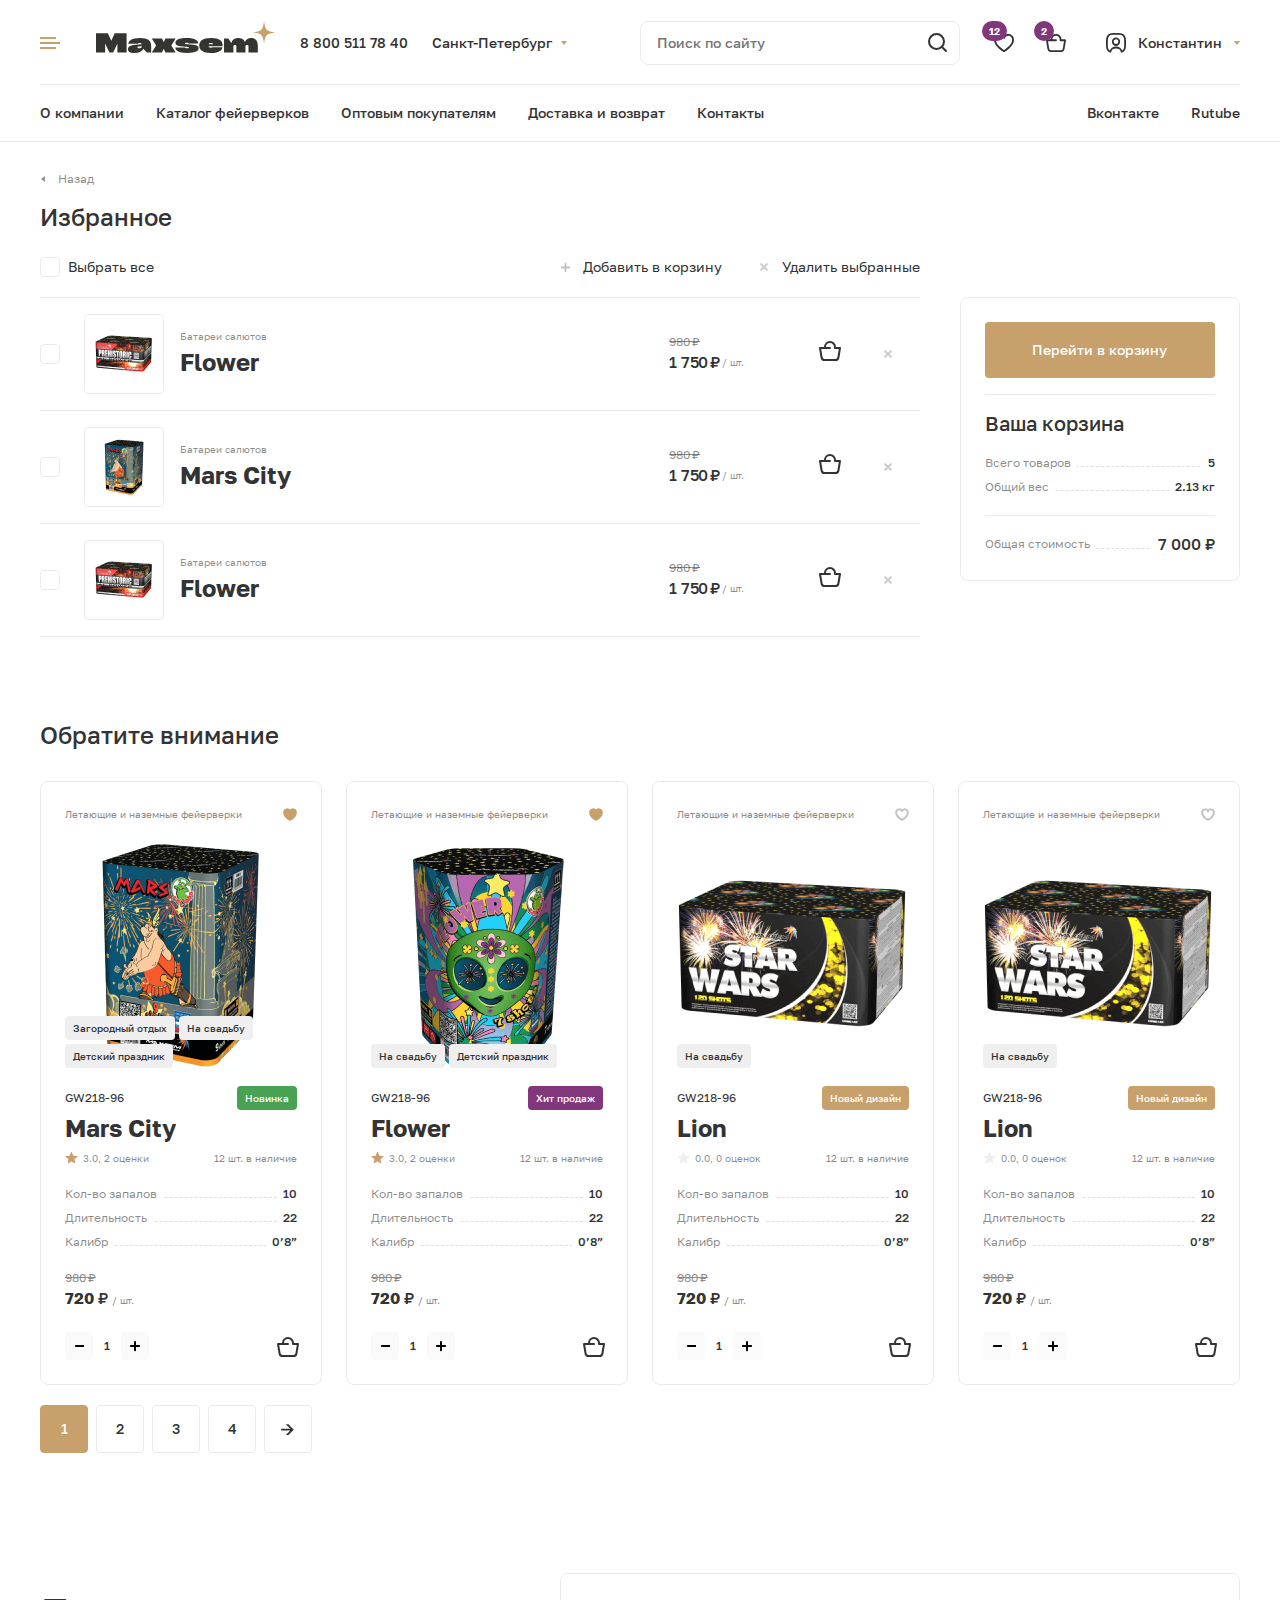
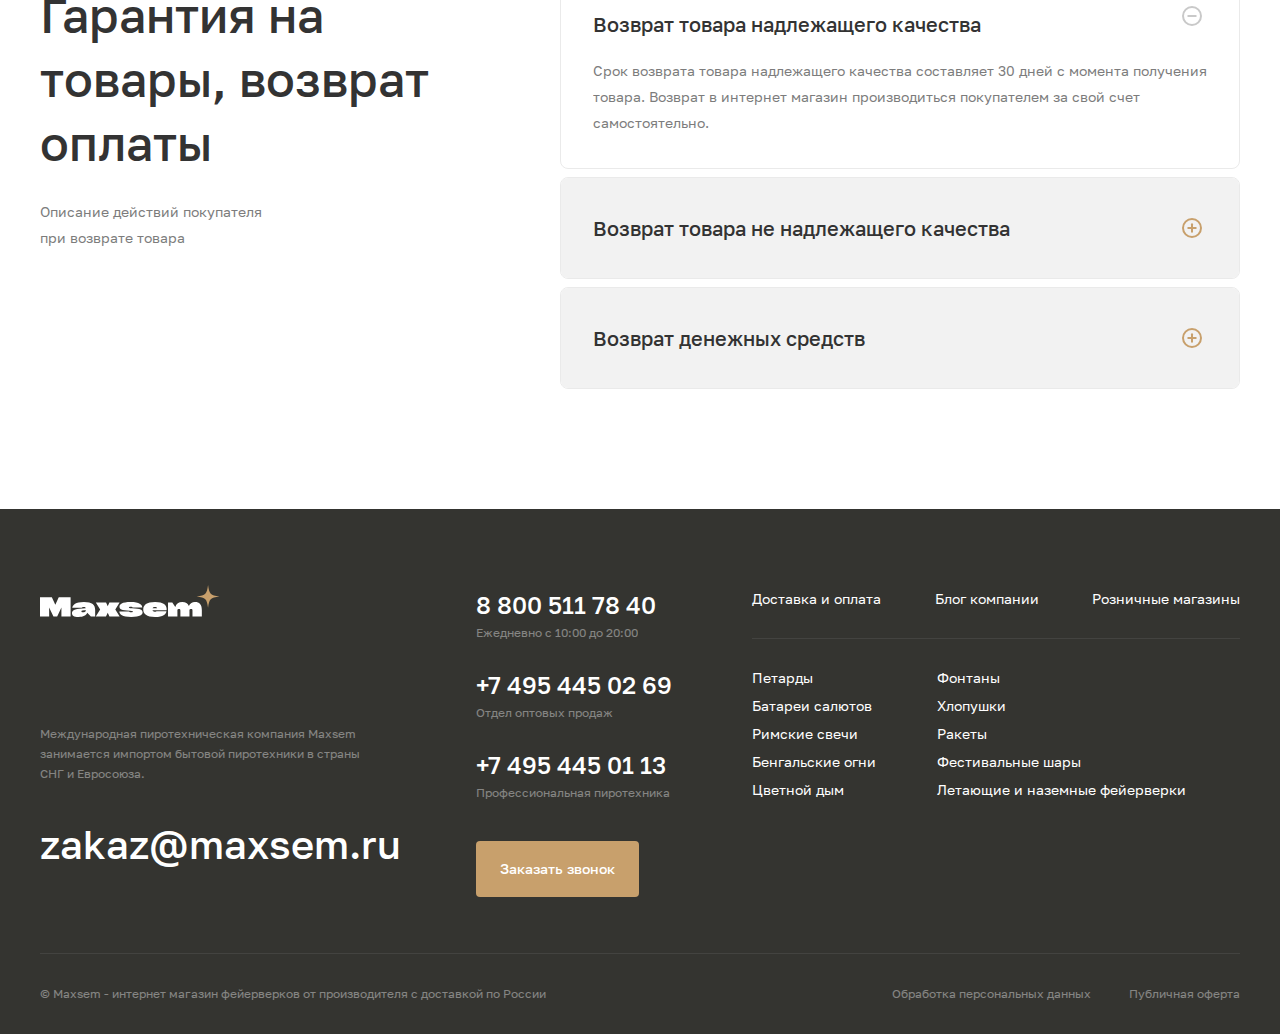
<file: favorite.html>
<!DOCTYPE html>
<html lang="ru-RU">
<head>
	<title>Maxem</title>
	<meta name="viewport" content="width=device-width, initial-scale=1.0">
	<meta http-equiv="Content-Type" content="text/html; charset=utf-8" />
	<meta http-equiv="Cache-control" content="public">
	<meta name="description" content="Maxem" />
	<link rel="stylesheet" href="style.css" />

	<!-- Favicon -->
	<link rel="apple-touch-icon" sizes="76x76" href="images/favicon/apple-touch-icon.png">
	<link rel="icon" type="image/png" sizes="32x32" href="images/favicon/favicon-32x32.png">
	<link rel="icon" type="image/png" sizes="16x16" href="images/favicon/favicon-16x16.png">
	<link rel="manifest" href="images/favicon/site.webmanifest">
	<link rel="mask-icon" href="images/favicon/safari-pinned-tab.svg" color="#5bbad5">
</head>

<body class="page-product page-favorite">
	<div class="overflow">

		<!-- Header START -->
		<header class="header">
			<div class="container">
				<div class="header__top">

					<div class="header__side-left">
						<div class="burger">
							<div class="burger__line">
								<span></span>
							</div>
						</div>
						<a class="logo" href="#">
							<img class="logo__img" src="images/pics/logo.svg" alt="logo">
						</a>
						<div class="header__wrplaces">
							<a class="header__phone" href="tel:88005117840">8 800 511 78 40</a>
							<div class="header__cities">
								<div class="header__cities-main">Санкт-Петербург</div>
								<form class="h-cities">
									<div class="h-cities__wrsearch">
										<input class="h-cities__search" type="text" placeholder="Введите название города">
									</div>
									<ul class="h-cities__ul">
										<li class="h-cities__li">Москва</li>
										<li class="h-cities__li">Санкт-Петербург</li>
										<li class="h-cities__li">Чебоксары</li>
										<li class="h-cities__li">Воронеж</li>
										<li class="h-cities__li h-cities__li--exit">Выйти</li>
									</ul>
								</form>
							</div>
						</div>
					</div>

					<div class="header__side-right">
						<form class="header-searh__form" action="">
							<input class="header-searh__form-inp" type="text" placeholder="Поиск по сайту">
							<input class="header-searh__form-submit" type="submit">
							<span class="header-searh__form-trigger"></span>
						</form>
						<a class="header__icon header__icon--favorite" href="#">
							<span class="header__icon-numb">12</span>
						</a>
						<a class="header__icon header__icon--basket" href="#">
							<span class="header__icon-numb">2</span>
						</a>
						<div class="profile">
							<a class="profile-account hide" href="#">
								<span>Личный кабинет</span>
							</a>
							<div class="profile-log">
								<div class="profile-log__name">
									<span>Константин</span>
								</div>
								<div class="profile-log__menu">
									<ul class="profile-log__menu-ul">
										<li class="profile-log__menu-li">
											<a class="profile-log__menu-link" href="#">Мои заказы</a>
										</li>
										<li class="profile-log__menu-li">
											<a class="profile-log__menu-link" href="#">Профиль заказов</a>
										</li>
										<li class="profile-log__menu-li">
											<a class="profile-log__menu-link" href="#">Настройка аккаунта</a>
										</li>
										<li class="profile-log__menu-li">
											<a class="profile-log__menu-link" href="#">Выйти</a>
										</li>
									</ul>
								</div>
							</div>
						</div>
					</div> 
				</div>
				<div class="header__wrapper">
					<div class="header__wrnav">
						<div class="container">
							<div class="header__nav">
								<div class="header__company">
									<a class="header__nav-maintlt" href="#">Компания</a>
									<ul class="header__nav-ul">
										<li class="header__nav-li">
											<a class="header__nav-link" href="#">О компании</a>
										</li>
										<li class="header__nav-li">
											<a class="header__nav-link" href="#">Оптовым покупателям</a>
										</li>
										<li class="header__nav-li">
											<a class="header__nav-link" href="#">Доставка и возврат</a>
										</li>
										<li class="header__nav-li">
											<a class="header__nav-link" href="#">Контакты</a>
										</li>
										<li class="header__nav-li">
											<a class="header__nav-link" href="#">Блог</a>
										</li>
										<li class="header__nav-li">
											<a class="header__nav-link" href="#">Вконтакте</a>
										</li>
										<li class="header__nav-li">
											<a class="header__nav-link" href="#">Rutube</a>
										</li>
									</ul>
								</div>
								<div class="header__catalog">
									<a class="header__nav-maintlt" href="#">Каталог фейерверков</a>
									<ul class="header__nav-ul header__catalog--ul">
										<li class="header__nav-li">
											<a class="header__nav-link" href="#">Батареи салютов</a>
											<ul>
												<li>
													<a href="#">Катюши</a>
												</li>
												<li>
													<a href="#">Комбинированные салюты</a>
												</li>
												<li>
													<a href="#">Крупные салюты</a>
												</li>
												<li>
													<a href="#">Малые салюты</a>
												</li>
												<li>
													<a href="#">Мини салюты</a>
												</li>
												<li>
													<a href="#">Средние салюты</a>
												</li>
												<li>
													<a href="#">Супер салюты</a>
												</li>
											</ul>
										</li>
										<li class="header__nav-li">
											<a class="header__nav-link" href="#">Хлопушки пневматические</a>
										</li>
										<li class="header__nav-li">
											<a class="header__nav-link" href="#">Бенгальские огни</a>
										</li>
										<li class="header__nav-li">
											<a class="header__nav-link" href="#">Летающие и наземные фейерверки</a>
										</li>
										<li class="header__nav-li">
											<a class="header__nav-link" href="#">Петарды</a>
										</li>
										<li class="header__nav-li">
											<a class="header__nav-link" href="#">Ракеты</a>
										</li>
										<li class="header__nav-li">
											<a class="header__nav-link" href="#">Римские свечи</a>
										</li>
										<li class="header__nav-li">
											<a class="header__nav-link" href="#">Фестивальные шары</a>
										</li>
										<li class="header__nav-li">
											<a class="header__nav-link" href="#">Фонтаны</a>
										</li>
										<li class="header__nav-li">
											<a class="header__nav-link" href="#">Цветные дымы</a>
										</li>
									</ul>
								</div>
							</div>
						</div>
					</div>
				</div>
				<div class="header__bottom">
					<nav class="main-menu">
						<ul class="main-menu__ul">
							<li class="main-menu__li">
								<a class="main-menu__link" href="#">О компании</a>
							</li>
							<li class="main-menu__li">
								<a class="main-menu__link" href="#">Каталог фейерверков</a>
							</li>
							<li class="main-menu__li">
								<a class="main-menu__link" href="#">Оптовым покупателям</a>
							</li>
							<li class="main-menu__li">
								<a class="main-menu__link" href="#">Доставка и возврат</a>
							</li>
							<li class="main-menu__li">
								<a class="main-menu__link" href="#">Контакты</a>
							</li>
						</ul>
					</nav>

					<div class="soc-menu">
						<ul class="soc-menu__ul">
							<li class="soc-menu__li">
								<a class="soc-menu__link" href="#">Вконтакте</a>
							</li>
							<li class="soc-menu__li">
								<a class="soc-menu__link" href="#">Rutube</a>
							</li>
						</ul>
					</div>
				</div>
			</div>
		</header>
		<!-- Header END -->

		<div class="common-page common-page--index">
			<div class="container">
				<div class="common-page__inner">

					<div class="breadcrumbs breadcrumbs--bone">
						<ul class="breadcrumbs-ul">
							<li class="breadcrumbs-li breadcrumbs-li--back">
								<a class="breadcrumbs-link" href="#">Назад</a>
							</li>
						</ul>
					</div>

					<h1 class="common-page__h1 title">Избранное</h1>

					<div class="bone bone--tune">

						<div class="bone__action">
							<div class="bone__action-line">
								<input type="checkbox" name="bone-stoke" id="bone-stoke">
								<label class="bone__action-label" for="bone-stoke">Выбрать все</label>
							</div>
							<div class="bone__control">
								<div class="bone__control-item bone__add">
									Добавить в корзину
								</div>
								<div class="bone__control-item bone__delete">
									Удалить выбранные
								</div>
							</div>
						</div>

						<div class="bone__body">

							<div class="bone__content">
								<form class="lister">
									<div class="lister__line">
										<div class="lister__contain">
											<div class="lister__check">
												<input class="lister__check-input" type="checkbox" id="lister__check-input-1">
												<label class="lister__check-label" for="lister__check-input-1">
													<span class="lister__check-image">
														<img class="lister__check-img" src="images/pics/basket-img.jpg" alt="">
													</span>
												</label>
											</div>
											<div class="lister__text">
												<div class="lister__text-sbtlt">Батареи салютов</div>
												<a class="lister__text-tlt" href="#">Flower</a>

												<div class="lister__prices lister__prices--mobile">
						                        	<div class="lister__prices-cross">980 ₽</div>
						                        	<div class="lister__prices-fine">
						                        		<span>1 750</span> <strong>₽</strong> / шт.
						                        	</div>
						                        </div>
											</div>
										</div>
										<div class="lister__cover lister__cover--end">
					                        <div class="lister__prices">
					                        	<div class="lister__prices-cross">980 ₽</div>
					                        	<div class="lister__prices-fine">
					                        		<span>1 750</span> <strong>₽</strong> / шт.
					                        	</div>
					                        </div>

					                        <div class="lister__do">
					                        	<a class="lister-buy" href="#">
					                        		<svg width="22" height="20" viewBox="0 0 22 20" fill="none" xmlns="http://www.w3.org/2000/svg">
														<path d="M11 7H6M6 7H1L2.5822 16.4932C2.82329 17.9398 4.07486 19 5.54138 19H16.4586C17.9251 19 19.1767 17.9398 19.4178 16.4932L21 7H16V6C16 3.23858 13.7614 1 11 1V1C8.23858 1 6 3.23858 6 6V7Z" stroke="#333333" stroke-width="2" stroke-linecap="round" stroke-linejoin="round"/>
													</svg>
					                        	</a>
						                        <div class="lister__delete">
						                        	<div class="lister__delete-icon">
						                        		<svg width="24" height="24" viewBox="0 0 24 24" fill="none" xmlns="http://www.w3.org/2000/svg">
															<path d="M9.16992 14.8299L14.8299 9.16992" stroke="#333333" stroke-width="2" stroke-linecap="round" stroke-linejoin="round"/>
															<path d="M14.8299 14.8299L9.16992 9.16992" stroke="#333333" stroke-width="2" stroke-linecap="round" stroke-linejoin="round"/>
														</svg>
						                        	</div>
						                        </div>
					                        </div>
										</div>
									</div>
									<div class="lister__line">
										<div class="lister__contain">
											<div class="lister__check">
												<input class="lister__check-input" type="checkbox" id="lister__check-input-2">
												<label class="lister__check-label" for="lister__check-input-2">
													<span class="lister__check-image">
														<img class="lister__check-img" src="images/pics/basket-img-2.png" alt="">
													</span>
												</label>
											</div>
											<div class="lister__text">
												<div class="lister__text-sbtlt">Батареи салютов</div>
												<a class="lister__text-tlt" href="#">Mars City</a>

												<div class="lister__prices lister__prices--mobile">
						                        	<div class="lister__prices-cross">980 ₽</div>
						                        	<div class="lister__prices-fine">
						                        		<span>1 750</span> <strong>₽</strong> / шт.
						                        	</div>
						                        </div>
											</div>
										</div>
										<div class="lister__cover lister__cover--end">
					                        <div class="lister__prices">
					                        	<div class="lister__prices-cross">980 ₽</div>
					                        	<div class="lister__prices-fine">
					                        		<span>1 750</span> <strong>₽</strong> / шт.
					                        	</div>
					                        </div>

					                        <div class="lister__do">
					                        	<a class="lister-buy" href="#">
					                        		<svg width="22" height="20" viewBox="0 0 22 20" fill="none" xmlns="http://www.w3.org/2000/svg">
														<path d="M11 7H6M6 7H1L2.5822 16.4932C2.82329 17.9398 4.07486 19 5.54138 19H16.4586C17.9251 19 19.1767 17.9398 19.4178 16.4932L21 7H16V6C16 3.23858 13.7614 1 11 1V1C8.23858 1 6 3.23858 6 6V7Z" stroke="#333333" stroke-width="2" stroke-linecap="round" stroke-linejoin="round"/>
													</svg>
					                        	</a>
						                        <div class="lister__delete">
						                        	<div class="lister__delete-icon">
						                        		<svg width="24" height="24" viewBox="0 0 24 24" fill="none" xmlns="http://www.w3.org/2000/svg">
															<path d="M9.16992 14.8299L14.8299 9.16992" stroke="#333333" stroke-width="2" stroke-linecap="round" stroke-linejoin="round"/>
															<path d="M14.8299 14.8299L9.16992 9.16992" stroke="#333333" stroke-width="2" stroke-linecap="round" stroke-linejoin="round"/>
														</svg>
						                        	</div>
						                        </div>
					                        </div>
										</div>
									</div>
									<div class="lister__line">
										<div class="lister__contain">
											<div class="lister__check">
												<input class="lister__check-input" type="checkbox" id="lister__check-input-3">
												<label class="lister__check-label" for="lister__check-input-3">
													<span class="lister__check-image">
														<img class="lister__check-img" src="images/pics/basket-img.jpg" alt="">
													</span>
												</label>
											</div>
											<div class="lister__text">
												<div class="lister__text-sbtlt">Батареи салютов</div>
												<a class="lister__text-tlt" href="#">Flower</a>

												<div class="lister__prices lister__prices--mobile">
						                        	<div class="lister__prices-cross">980 ₽</div>
						                        	<div class="lister__prices-fine">
						                        		<span>1 750</span> <strong>₽</strong> / шт.
						                        	</div>
						                        </div>
											</div>
										</div>
										<div class="lister__cover lister__cover--end">
					                        <div class="lister__prices">
					                        	<div class="lister__prices-cross">980 ₽</div>
					                        	<div class="lister__prices-fine">
					                        		<span>1 750</span> <strong>₽</strong> / шт.
					                        	</div>
					                        </div>

					                        <div class="lister__do">
					                        	<a class="lister-buy" href="#">
					                        		<svg width="22" height="20" viewBox="0 0 22 20" fill="none" xmlns="http://www.w3.org/2000/svg">
														<path d="M11 7H6M6 7H1L2.5822 16.4932C2.82329 17.9398 4.07486 19 5.54138 19H16.4586C17.9251 19 19.1767 17.9398 19.4178 16.4932L21 7H16V6C16 3.23858 13.7614 1 11 1V1C8.23858 1 6 3.23858 6 6V7Z" stroke="#333333" stroke-width="2" stroke-linecap="round" stroke-linejoin="round"/>
													</svg>
					                        	</a>
						                        <div class="lister__delete">
						                        	<div class="lister__delete-icon">
						                        		<svg width="24" height="24" viewBox="0 0 24 24" fill="none" xmlns="http://www.w3.org/2000/svg">
															<path d="M9.16992 14.8299L14.8299 9.16992" stroke="#333333" stroke-width="2" stroke-linecap="round" stroke-linejoin="round"/>
															<path d="M14.8299 14.8299L9.16992 9.16992" stroke="#333333" stroke-width="2" stroke-linecap="round" stroke-linejoin="round"/>
														</svg>
						                        	</div>
						                        </div>
					                        </div>
										</div>
									</div>
								</form>
							</div>

							<div class="bone__side">
								<div class="bone__side-frame">
									<div class="bone__side-border">
										<a class="bone__side-btn btn" href="#">Перейти в корзину</a>
									</div>
									<div class="bone__side-tlt">Ваша корзина</div>
									<div class="bone__side-list">
										<div class="bone__side-line">
											<div class="bone__side-name">Всего товаров</div>
											<div class="bone__side-numb">5</div>
										</div>
										<div class="bone__side-line">
											<div class="bone__side-name">Общий вес</div>
											<div class="bone__side-numb">2.13 кг</div>
										</div>
									</div>
									<div class="bone__side-fine">
										<div class="bone__side-finename">Общая стоимость</div>
										<div class="bone__side-finetolal"><span>7 000</span> ₽</div>
									</div>
								</div>
								<div class="crearify">
									<button class="crearify__btn btn btn--gray">Отчистить избранное</button>
								</div>
							</div>

						</div>
					</div>

					<!-- Допы START -->
					<div class="extra extra--tune">
						<div class="extra__inner">
							<h2 class="extra__title title">Обратите внимание</h2>
							<div class="catalog__list extra-catalog">
						 		<div class="product extra-catalog__product">
						 			<div class="product__inn">
						 				<div class="product__main">
						 					<div class="product__high">
						 						<a class="product__high-name" href="#">Летающие и наземные фейерверки</a>
						 						<div class="product__high-like active">
						 							<svg viewBox="0 0 14 14" fill="none" xmlns="http://www.w3.org/2000/svg">
														<path d="M7.00033 12.833C7.00033 12.833 1.16699 9.4921 1.16699 5.43528C1.16711 4.71826 1.41004 4.02341 1.85448 3.46887C2.29891 2.91433 2.91742 2.53433 3.60485 2.39347C4.29228 2.25262 5.00619 2.3596 5.62521 2.69624C6.24422 3.03287 6.73014 3.57838 7.00033 4.24001L7.00032 4.24002C7.27051 3.57838 7.75642 3.03288 8.37544 2.69624C8.99446 2.3596 9.70837 2.25262 10.3958 2.39347C11.0832 2.53433 11.7017 2.91433 12.1462 3.46887C12.5906 4.02341 12.8335 4.71826 12.8337 5.43528C12.8337 9.4921 7.00033 12.833 7.00033 12.833Z" stroke="#333333" stroke-width="2" stroke-linecap="round" stroke-linejoin="round"/>
													</svg>
						 						</div>
						 					</div>
						 					<a class="product__wrimage" href="#">
						 						<img class="product__img" src="images/pics/list-product-1.png" alt="">
							 					<div class="product__lebels">
							 						<div class="product__lebels-item">Загородный отдых</div>
							 						<div class="product__lebels-item">На свадьбу</div>
							 						<div class="product__lebels-item">Детский праздник</div>
							 					</div>
						 					</a>
						 				</div>

						 				<div class="product__details">
						 					<div class="product__grab">
						 						<div class="product__vendor">GW218-96</div>
						 						<div class="product__label">Новинка</div>
						 					</div>
						 					<a class="product__title" href="#">Mars City</a>
						 					<div class="product__mates">
						 						<a class="product__rating active" href="#">
						 							<span class="product__rating-numb">3.0</span>, 
						 							<span class="product__rating-rate">2</span> оценки
						 						</a>
						 						<div class="product__store">
						 							<span>12</span> шт. в наличие
						 						</div>
					 						</div>
					 						<div class="product__feature">
					 							<div class="product__feature-line">
					 								<div class="product__feature-name">Кол-во запалов</div>
					 								<div class="product__feature-numb">10</div>
					 							</div>
					 							<div class="product__feature-line">
					 								<div class="product__feature-name">Длительность</div>
					 								<div class="product__feature-numb">22</div>
					 							</div>
					 							<div class="product__feature-line">
					 								<div class="product__feature-name">Калибр</div>
					 								<div class="product__feature-numb">0’8”</div>
					 							</div>
					 						</div>
					 						<div class="product__price">
					 							<div class="product__price-cross">
					 								<span>980</span> ₽
					 							</div>
					 							<div class="product__price-main">
					 								<strong>720</strong> ₽ <span>/ шт.</span>
					 							</div>
					 						</div>
					 						<div class="product__action">
				 								<form class="product__action-numeric">
						                            <span class="product__action-minus">
						                            	<svg width="10" height="12" viewBox="0 0 10 12" fill="none" xmlns="http://www.w3.org/2000/svg">
															<path d="M1.875 6H10.125" stroke="black" stroke-width="2" stroke-linecap="round" stroke-linejoin="round"/>
														</svg>
						                            </span>
						                            <input class="product__action-chislo" type="text" value="1" name="chislos" tabindex="0">
						                            <span class="product__action-plus">
														<svg width="12" height="12" viewBox="0 0 12 12" fill="none" xmlns="http://www.w3.org/2000/svg">
															<path d="M1.875 6H10.125" stroke="black" stroke-width="2" stroke-linecap="round" stroke-linejoin="round"/>
															<path d="M6 1.875V10.125" stroke="black" stroke-width="2" stroke-linecap="round" stroke-linejoin="round"/>
														</svg>
						                            </span>
						                        </form>
					 							<a class="product__action-basket" href="#">
					 								<svg width="22" height="20" viewBox="0 0 22 20" fill="none" xmlns="http://www.w3.org/2000/svg">
														<path d="M11 7H6M6 7H1L2.5822 16.4932C2.82329 17.9398 4.07486 19 5.54138 19H16.4586C17.9251 19 19.1767 17.9398 19.4178 16.4932L21 7H16V6C16 3.23858 13.7614 1 11 1V1C8.23858 1 6 3.23858 6 6V7Z" stroke="#333333" stroke-width="2" stroke-linecap="round" stroke-linejoin="round"/>
													</svg>
					 							</a>
					 						</div>
						 				</div>
						 			</div>
						 		</div>

						 		<div class="product extra-catalog__product">
						 			<div class="product__inn">
						 				<div class="product__main">
						 					<div class="product__high">
						 						<a class="product__high-name" href="#">Летающие и наземные фейерверки</a>
						 						<div class="product__high-like active">
						 							<svg viewBox="0 0 14 14" fill="none" xmlns="http://www.w3.org/2000/svg">
														<path d="M7.00033 12.833C7.00033 12.833 1.16699 9.4921 1.16699 5.43528C1.16711 4.71826 1.41004 4.02341 1.85448 3.46887C2.29891 2.91433 2.91742 2.53433 3.60485 2.39347C4.29228 2.25262 5.00619 2.3596 5.62521 2.69624C6.24422 3.03287 6.73014 3.57838 7.00033 4.24001L7.00032 4.24002C7.27051 3.57838 7.75642 3.03288 8.37544 2.69624C8.99446 2.3596 9.70837 2.25262 10.3958 2.39347C11.0832 2.53433 11.7017 2.91433 12.1462 3.46887C12.5906 4.02341 12.8335 4.71826 12.8337 5.43528C12.8337 9.4921 7.00033 12.833 7.00033 12.833Z" stroke="#333333" stroke-width="2" stroke-linecap="round" stroke-linejoin="round"/>
													</svg>
						 						</div>
						 					</div>
						 					<a class="product__wrimage" href="#">
						 						<img class="product__img" src="images/pics/list-product-2.png" alt="">
							 					<div class="product__lebels">
							 						<div class="product__lebels-item">На свадьбу</div>
							 						<div class="product__lebels-item">Детский праздник</div>
							 					</div>
						 					</a>
						 				</div>

						 				<div class="product__details">
						 					<div class="product__grab">
						 						<div class="product__vendor">GW218-96</div>
						 						<div class="product__label product__label--hit">Хит продаж</div>
						 					</div>
						 					<a class="product__title" href="#">Flower</a>
						 					<div class="product__mates">
						 						<a class="product__rating active" href="#">
						 							<span class="product__rating-numb">3.0</span>, 
						 							<span class="product__rating-rate">2</span> оценки
						 						</a>
						 						<div class="product__store">
						 							<span>12</span> шт. в наличие
						 						</div>
					 						</div>
					 						<div class="product__feature">
					 							<div class="product__feature-line">
					 								<div class="product__feature-name">Кол-во запалов</div>
					 								<div class="product__feature-numb">10</div>
					 							</div>
					 							<div class="product__feature-line">
					 								<div class="product__feature-name">Длительность</div>
					 								<div class="product__feature-numb">22</div>
					 							</div>
					 							<div class="product__feature-line">
					 								<div class="product__feature-name">Калибр</div>
					 								<div class="product__feature-numb">0’8”</div>
					 							</div>
					 						</div>
					 						<div class="product__price">
					 							<div class="product__price-cross">
					 								<span>980</span> ₽
					 							</div>
					 							<div class="product__price-main">
					 								<strong>720</strong> ₽ <span>/ шт.</span>
					 							</div>
					 						</div>
					 						<div class="product__action">
				 								<form class="product__action-numeric">
						                            <span class="product__action-minus">
						                            	<svg width="10" height="12" viewBox="0 0 10 12" fill="none" xmlns="http://www.w3.org/2000/svg">
															<path d="M1.875 6H10.125" stroke="black" stroke-width="2" stroke-linecap="round" stroke-linejoin="round"/>
														</svg>
						                            </span>
						                            <input class="product__action-chislo" type="text" value="1" name="chislos" tabindex="0">
						                            <span class="product__action-plus">
														<svg width="12" height="12" viewBox="0 0 12 12" fill="none" xmlns="http://www.w3.org/2000/svg">
															<path d="M1.875 6H10.125" stroke="black" stroke-width="2" stroke-linecap="round" stroke-linejoin="round"/>
															<path d="M6 1.875V10.125" stroke="black" stroke-width="2" stroke-linecap="round" stroke-linejoin="round"/>
														</svg>
						                            </span>
						                        </form>
					 							<a class="product__action-basket" href="#">
					 								<svg width="22" height="20" viewBox="0 0 22 20" fill="none" xmlns="http://www.w3.org/2000/svg">
														<path d="M11 7H6M6 7H1L2.5822 16.4932C2.82329 17.9398 4.07486 19 5.54138 19H16.4586C17.9251 19 19.1767 17.9398 19.4178 16.4932L21 7H16V6C16 3.23858 13.7614 1 11 1V1C8.23858 1 6 3.23858 6 6V7Z" stroke="#333333" stroke-width="2" stroke-linecap="round" stroke-linejoin="round"/>
													</svg>
					 							</a>
					 						</div>
						 				</div>
						 			</div>
						 		</div>

						 		<div class="product extra-catalog__product">
						 			<div class="product__inn">
						 				<div class="product__main">
						 					<div class="product__high">
						 						<a class="product__high-name" href="#">Летающие и наземные фейерверки</a>
						 						<div class="product__high-like">
						 							<svg viewBox="0 0 14 14" fill="none" xmlns="http://www.w3.org/2000/svg">
														<path d="M7.00033 12.833C7.00033 12.833 1.16699 9.4921 1.16699 5.43528C1.16711 4.71826 1.41004 4.02341 1.85448 3.46887C2.29891 2.91433 2.91742 2.53433 3.60485 2.39347C4.29228 2.25262 5.00619 2.3596 5.62521 2.69624C6.24422 3.03287 6.73014 3.57838 7.00033 4.24001L7.00032 4.24002C7.27051 3.57838 7.75642 3.03288 8.37544 2.69624C8.99446 2.3596 9.70837 2.25262 10.3958 2.39347C11.0832 2.53433 11.7017 2.91433 12.1462 3.46887C12.5906 4.02341 12.8335 4.71826 12.8337 5.43528C12.8337 9.4921 7.00033 12.833 7.00033 12.833Z" stroke="#333333" stroke-width="2" stroke-linecap="round" stroke-linejoin="round"/>
													</svg>
						 						</div>
						 					</div>
						 					<a class="product__wrimage" href="#">
						 						<img class="product__img" src="images/pics/list-product-3.png" alt="">
							 					<div class="product__lebels">
							 						<div class="product__lebels-item">На свадьбу</div>
							 					</div>
						 					</a>
						 				</div>

						 				<div class="product__details">
						 					<div class="product__grab">
						 						<div class="product__vendor">GW218-96</div>
						 						<div class="product__label product__label--newdes">Новый дизайн</div>
						 					</div>
						 					<a class="product__title" href="#">Lion</a>
						 					<div class="product__mates">
						 						<a class="product__rating" href="#">
						 							<span class="product__rating-numb">0.0</span>, 
						 							<span class="product__rating-rate">0</span> оценок
						 						</a>
						 						<div class="product__store">
						 							<span>12</span> шт. в наличие
						 						</div>
					 						</div>
					 						<div class="product__feature">
					 							<div class="product__feature-line">
					 								<div class="product__feature-name">Кол-во запалов</div>
					 								<div class="product__feature-numb">10</div>
					 							</div>
					 							<div class="product__feature-line">
					 								<div class="product__feature-name">Длительность</div>
					 								<div class="product__feature-numb">22</div>
					 							</div>
					 							<div class="product__feature-line">
					 								<div class="product__feature-name">Калибр</div>
					 								<div class="product__feature-numb">0’8”</div>
					 							</div>
					 						</div>
					 						<div class="product__price">
					 							<div class="product__price-cross">
					 								<span>980</span> ₽
					 							</div>
					 							<div class="product__price-main">
					 								<strong>720</strong> ₽ <span>/ шт.</span>
					 							</div>
					 						</div>
					 						<div class="product__action">
				 								<form class="product__action-numeric">
						                            <span class="product__action-minus">
						                            	<svg width="10" height="12" viewBox="0 0 10 12" fill="none" xmlns="http://www.w3.org/2000/svg">
															<path d="M1.875 6H10.125" stroke="black" stroke-width="2" stroke-linecap="round" stroke-linejoin="round"/>
														</svg>
						                            </span>
						                            <input class="product__action-chislo" type="text" value="1" name="chislos" tabindex="0">
						                            <span class="product__action-plus">
														<svg width="12" height="12" viewBox="0 0 12 12" fill="none" xmlns="http://www.w3.org/2000/svg">
															<path d="M1.875 6H10.125" stroke="black" stroke-width="2" stroke-linecap="round" stroke-linejoin="round"/>
															<path d="M6 1.875V10.125" stroke="black" stroke-width="2" stroke-linecap="round" stroke-linejoin="round"/>
														</svg>
						                            </span>
						                        </form>
					 							<a class="product__action-basket" href="#">
					 								<svg width="22" height="20" viewBox="0 0 22 20" fill="none" xmlns="http://www.w3.org/2000/svg">
														<path d="M11 7H6M6 7H1L2.5822 16.4932C2.82329 17.9398 4.07486 19 5.54138 19H16.4586C17.9251 19 19.1767 17.9398 19.4178 16.4932L21 7H16V6C16 3.23858 13.7614 1 11 1V1C8.23858 1 6 3.23858 6 6V7Z" stroke="#333333" stroke-width="2" stroke-linecap="round" stroke-linejoin="round"/>
													</svg>
					 							</a>
					 						</div>
						 				</div>
						 			</div>
						 		</div>

						 		<div class="product extra-catalog__product">
						 			<div class="product__inn">
						 				<div class="product__main">
						 					<div class="product__high">
						 						<a class="product__high-name" href="#">Летающие и наземные фейерверки</a>
						 						<div class="product__high-like">
						 							<svg viewBox="0 0 14 14" fill="none" xmlns="http://www.w3.org/2000/svg">
														<path d="M7.00033 12.833C7.00033 12.833 1.16699 9.4921 1.16699 5.43528C1.16711 4.71826 1.41004 4.02341 1.85448 3.46887C2.29891 2.91433 2.91742 2.53433 3.60485 2.39347C4.29228 2.25262 5.00619 2.3596 5.62521 2.69624C6.24422 3.03287 6.73014 3.57838 7.00033 4.24001L7.00032 4.24002C7.27051 3.57838 7.75642 3.03288 8.37544 2.69624C8.99446 2.3596 9.70837 2.25262 10.3958 2.39347C11.0832 2.53433 11.7017 2.91433 12.1462 3.46887C12.5906 4.02341 12.8335 4.71826 12.8337 5.43528C12.8337 9.4921 7.00033 12.833 7.00033 12.833Z" stroke="#333333" stroke-width="2" stroke-linecap="round" stroke-linejoin="round"/>
													</svg>
						 						</div>
						 					</div>
						 					<a class="product__wrimage" href="#">
						 						<img class="product__img" src="images/pics/list-product-3.png" alt="">
							 					<div class="product__lebels">
							 						<div class="product__lebels-item">На свадьбу</div>
							 					</div>
						 					</a>
						 				</div>

						 				<div class="product__details">
						 					<div class="product__grab">
						 						<div class="product__vendor">GW218-96</div>
						 						<div class="product__label product__label--newdes">Новый дизайн</div>
						 					</div>
						 					<a class="product__title" href="#">Lion</a>
						 					<div class="product__mates">
						 						<a class="product__rating" href="#">
						 							<span class="product__rating-numb">0.0</span>, 
						 							<span class="product__rating-rate">0</span> оценок
						 						</a>
						 						<div class="product__store">
						 							<span>12</span> шт. в наличие
						 						</div>
					 						</div>
					 						<div class="product__feature">
					 							<div class="product__feature-line">
					 								<div class="product__feature-name">Кол-во запалов</div>
					 								<div class="product__feature-numb">10</div>
					 							</div>
					 							<div class="product__feature-line">
					 								<div class="product__feature-name">Длительность</div>
					 								<div class="product__feature-numb">22</div>
					 							</div>
					 							<div class="product__feature-line">
					 								<div class="product__feature-name">Калибр</div>
					 								<div class="product__feature-numb">0’8”</div>
					 							</div>
					 						</div>
					 						<div class="product__price">
					 							<div class="product__price-cross">
					 								<span>980</span> ₽
					 							</div>
					 							<div class="product__price-main">
					 								<strong>720</strong> ₽ <span>/ шт.</span>
					 							</div>
					 						</div>
					 						<div class="product__action">
				 								<form class="product__action-numeric">
						                            <span class="product__action-minus">
						                            	<svg width="10" height="12" viewBox="0 0 10 12" fill="none" xmlns="http://www.w3.org/2000/svg">
															<path d="M1.875 6H10.125" stroke="black" stroke-width="2" stroke-linecap="round" stroke-linejoin="round"/>
														</svg>
						                            </span>
						                            <input class="product__action-chislo" type="text" value="1" name="chislos" tabindex="0">
						                            <span class="product__action-plus">
														<svg width="12" height="12" viewBox="0 0 12 12" fill="none" xmlns="http://www.w3.org/2000/svg">
															<path d="M1.875 6H10.125" stroke="black" stroke-width="2" stroke-linecap="round" stroke-linejoin="round"/>
															<path d="M6 1.875V10.125" stroke="black" stroke-width="2" stroke-linecap="round" stroke-linejoin="round"/>
														</svg>
						                            </span>
						                        </form>
					 							<a class="product__action-basket" href="#">
					 								<svg width="22" height="20" viewBox="0 0 22 20" fill="none" xmlns="http://www.w3.org/2000/svg">
														<path d="M11 7H6M6 7H1L2.5822 16.4932C2.82329 17.9398 4.07486 19 5.54138 19H16.4586C17.9251 19 19.1767 17.9398 19.4178 16.4932L21 7H16V6C16 3.23858 13.7614 1 11 1V1C8.23858 1 6 3.23858 6 6V7Z" stroke="#333333" stroke-width="2" stroke-linecap="round" stroke-linejoin="round"/>
													</svg>
					 							</a>
					 						</div>
						 				</div>
						 			</div>
						 		</div>
						 	</div>
							<div class="catalog__breadcrumbs">
						 		<ul class="catalog__breadcrumbs-ul">
						 			<li class="catalog__breadcrumbs-li active">
						 				<a class="catalog__breadcrumbs-link" href="#">1</a>
						 			</li>
						 			<li class="catalog__breadcrumbs-li">
						 				<a class="catalog__breadcrumbs-link" href="#">2</a>
						 			</li>
						 			<li class="catalog__breadcrumbs-li">
						 				<a class="catalog__breadcrumbs-link" href="#">3</a>
						 			</li>
						 			<li class="catalog__breadcrumbs-li">
						 				<a class="catalog__breadcrumbs-link" href="#">4</a>
						 			</li>
						 			<li class="catalog__breadcrumbs-li catalog__breadcrumbs--arrow catalog__breadcrumbs--right">
						 				<a class="catalog__breadcrumbs-link" href="#"></a>
						 			</li>
						 		</ul>
						 	</div>
						</div>
					</div>
					<!-- Допы END -->

					<!-- FAQ START -->
					<div class="faq faq--tune">
						<div class="faq__inner">
							<div class="faq__ahead">
								<h2 class="faq__title title">Гарантия на товары, возврат оплаты</h2>
								<div class="faq__subtlt">Описание действий покупателя при возврате товара</div>
							</div>
							<div class="faq__content">
								<div class="faq__item active">
									<div class="faq__item-tlt">Возврат товара надлежащего качества</div>
									<div class="faq__item-text">Срок возврата товара надлежащего качества составляет 30 дней с момента получения товара. Возврат в интернет магазин производиться покупателем за свой счет самостоятельно.</div>
								</div>
								<div class="faq__item">
									<div class="faq__item-tlt">Возврат товара не надлежащего качества</div>
									<div class="faq__item-text">Срок возврата товара надлежащего качества составляет 30 дней с момента получения товара. Возврат в интернет магазин производиться покупателем за свой счет самостоятельно.</div>
								</div>
								<div class="faq__item">
									<div class="faq__item-tlt">Возврат денежных средств</div>
									<div class="faq__item-text">Срок возврата товара надлежащего качества составляет 30 дней с момента получения товара. Возврат в интернет магазин производиться покупателем за свой счет самостоятельно.</div>
								</div>
							</div>
						</div>
					</div>
					<!-- FAQ END -->

				</div>
			</div>
		</div>
	</div>

		<footer class="footer">
			<div class="container">
				<div class="footer__inner">
					<div class="footer-top">
						<div class="footer-about footer--common">
							<div class="footer-about__logo">
								<img class="footer-about__logo" src="images/pics/logo-white.svg" alt="">
							</div>
							<div class="footer-about__txt">Международная пиротехническая компания Maxsem занимается импортом бытовой пиротехники в страны СНГ и Евросоюза.</div>
							<a class="footer-about__mail" href="mailto:zakaz@maxsem.ru">zakaz@maxsem.ru</a>
						</div>
						<div class="footer-contact footer--common">
							<div class="footer-contact__line">
								<a class="footer-contact__ph" href="tel:88005117840">8 800 511 78 40</a>
								<div class="footer-contact__txt">Ежедневно с 10:00 до 20:00</div>
							</div>
							<div class="footer-contact__line">
								<a class="footer-contact__ph" href="tel:+74954450269">+7 495 445 02 69</a>
								<div class="footer-contact__txt">Отдел оптовых продаж</div>
							</div>
							<div class="footer-contact__line">
								<a class="footer-contact__ph" href="tel:+74954450113">+7 495 445 01 13</a>
								<div class="footer-contact__txt">Профессиональная пиротехника</div>
							</div>
							<a href="#" class="footer-contact__btn btn">Заказать звонок</a>
						</div>
						<div class="footer-nav footer--common">
							<div class="footer-nav__top">
								<ul class="footer-nav__top-ul">
									<li class="footer-nav__top-li">
										<a class="footer-nav__top-link" href="#">Доставка и оплата</a>
									</li>
									<li class="footer-nav__top-li">
										<a class="footer-nav__top-link" href="#">Блог компании</a>
									</li>
									<li class="footer-nav__top-li">
										<a class="footer-nav__top-link" href="#">Розничные магазины</a>
									</li>
								</ul>
							</div>
							<div class="footer-nav__bottom">
								<ul class="footer-nav__bottom-ul">
									<li class="footer-nav__bottom-li">
										<a class="footer-nav__bottom-link" href="#">Петарды</a>
									</li>
									<li class="footer-nav__bottom-li">
										<a class="footer-nav__bottom-link" href="#">Батареи салютов</a>
									</li>
									<li class="footer-nav__bottom-li">
										<a class="footer-nav__bottom-link" href="#">Римские свечи</a>
									</li>
									<li class="footer-nav__bottom-li">
										<a class="footer-nav__bottom-link" href="#">Бенгальские огни</a>
									</li>
									<li class="footer-nav__bottom-li">
										<a class="footer-nav__bottom-link" href="#">Цветной дым</a>
									</li>
									<li class="footer-nav__bottom-li">
										<a class="footer-nav__bottom-link" href="#">Фонтаны</a>
									</li>
									<li class="footer-nav__bottom-li">
										<a class="footer-nav__bottom-link" href="#">Хлопушки</a>
									</li>
									<li class="footer-nav__bottom-li">
										<a class="footer-nav__bottom-link" href="#">Ракеты</a>
									</li>
									<li class="footer-nav__bottom-li">
										<a class="footer-nav__bottom-link" href="#">Фестивальные шары</a>
									</li>
									<li class="footer-nav__bottom-li">
										<a class="footer-nav__bottom-link" href="#">Летающие и наземные фейерверки</a>
									</li>
								</ul>
							</div>
						</div>
					</div>
					<div class="footer-bottom">
						<div class="footer-bottom__copyright">© Maxsem - интернет магазин фейерверков от производителя с доставкой по России</div>
						<div class="footer-bottom__data">
							<a class="footer-bottom__data-ident" href="#">Обработка персональных данных</a>
							<a class="footer-bottom__data-ofert" href="#">Публичная оферта</a>
						</div>
					</div>
				</div>
			</div>
		</footer>
	</div>

	<link rel="stylesheet" href="css/responsive.css" />
	<link rel="stylesheet" href="fonts/fonts.css" />
	<link rel="stylesheet" href="css/slick.min.css" />
	<script src='js/jquery-3.5.1.min.js'></script>
	<script src="js/slick.min.js"></script>
	<script src="js/jquery.inputmask.js"></script>
	<script src="js/template.js"></script>
	
</body>
</html>
</file>
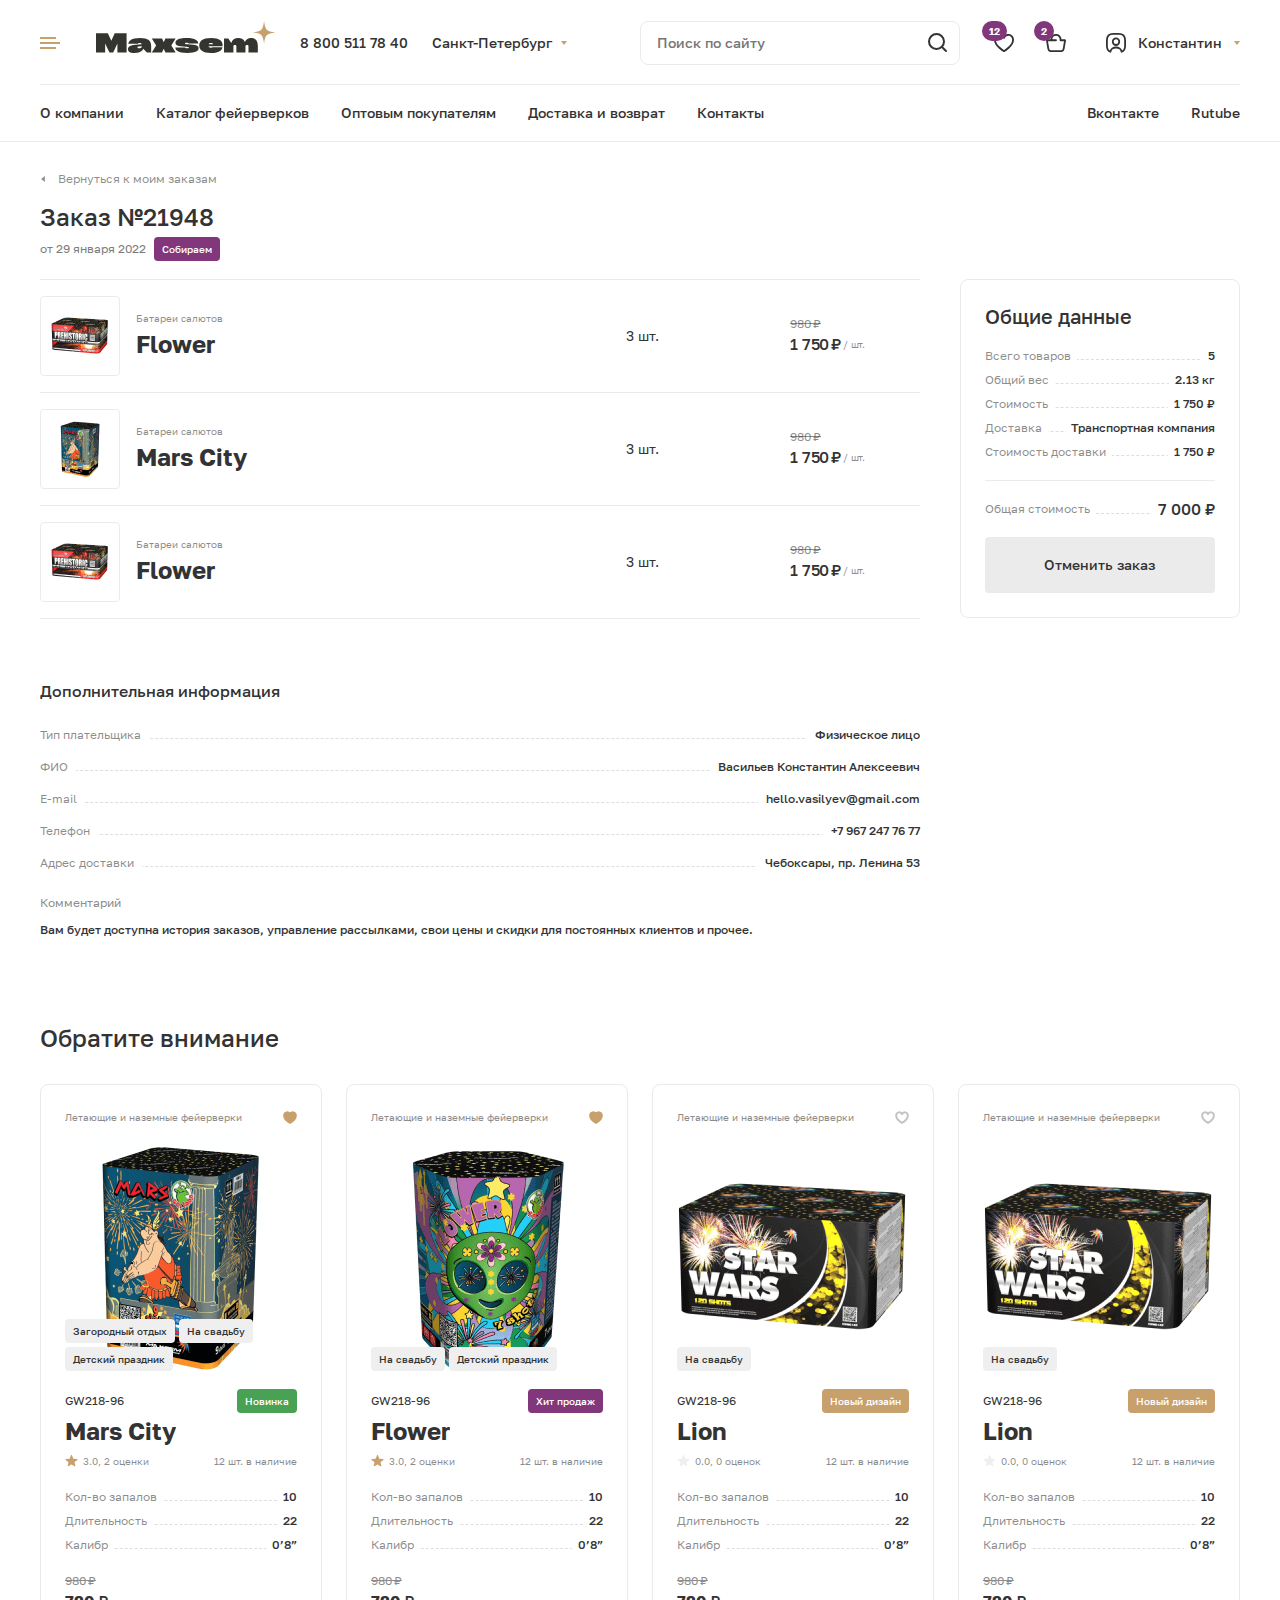
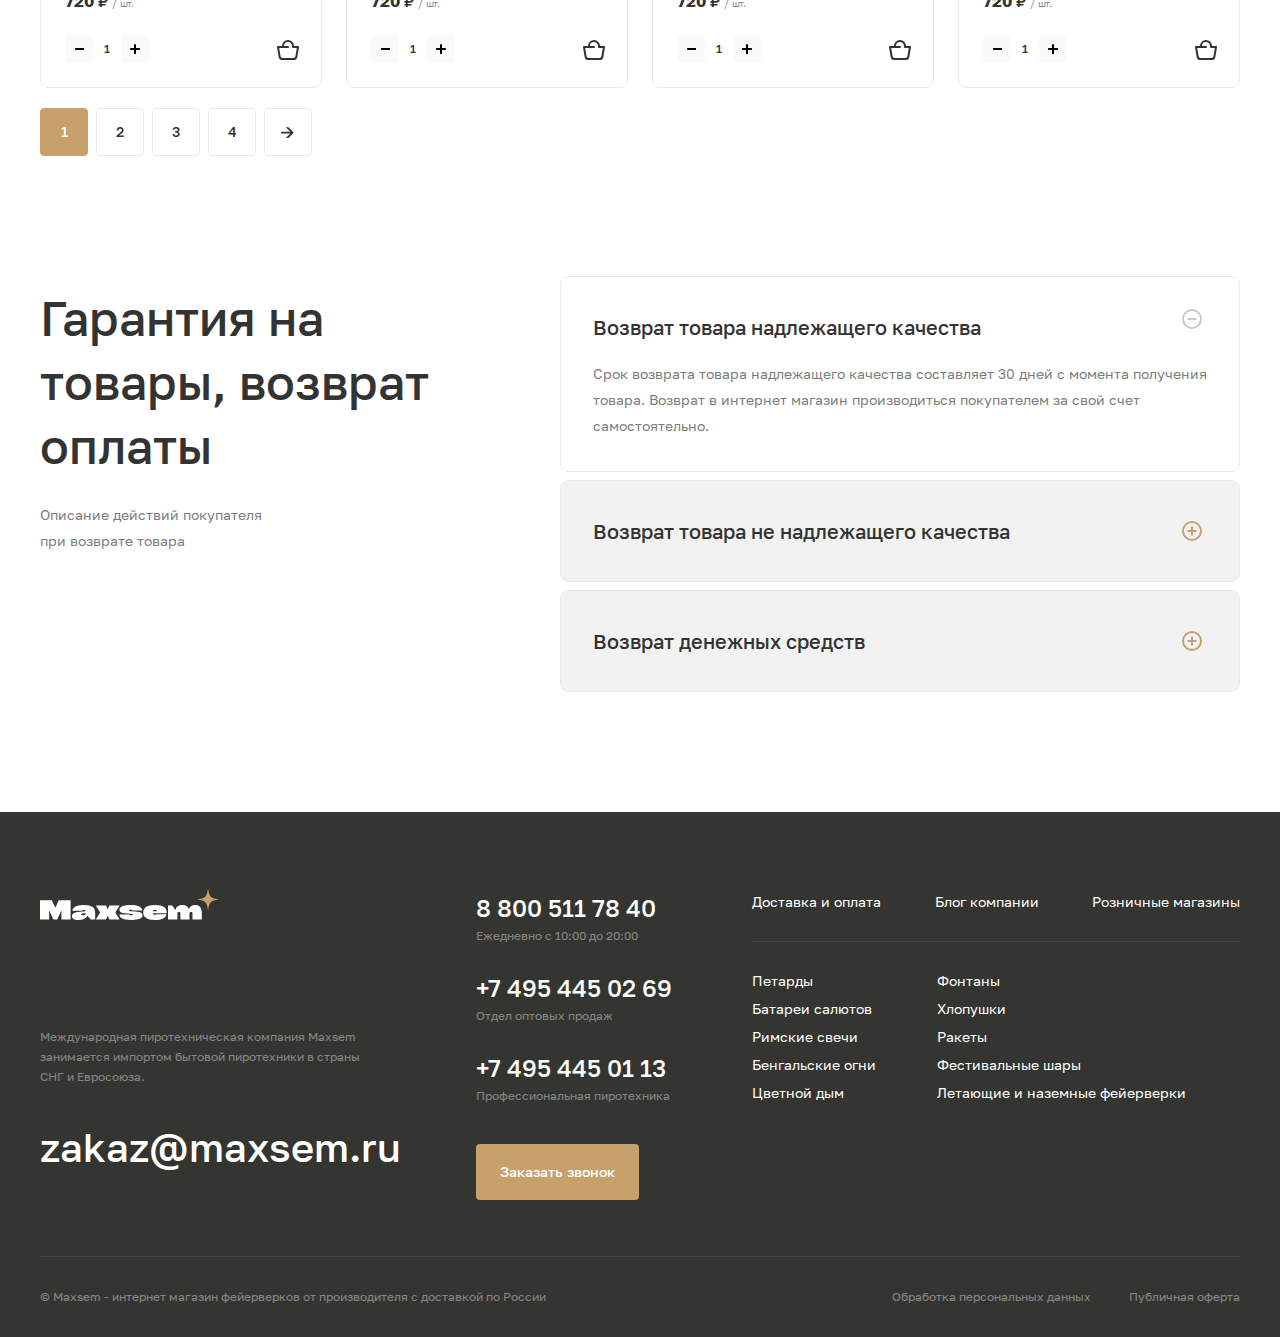
<file: order.html>
<!DOCTYPE html>
<html lang="ru-RU">
<head>
	<title>Maxem</title>
	<meta name="viewport" content="width=device-width, initial-scale=1.0">
	<meta http-equiv="Content-Type" content="text/html; charset=utf-8" />
	<meta http-equiv="Cache-control" content="public">
	<meta name="description" content="Maxem" />
	<link rel="stylesheet" href="style.css" />

	<!-- Favicon -->
	<link rel="apple-touch-icon" sizes="76x76" href="images/favicon/apple-touch-icon.png">
	<link rel="icon" type="image/png" sizes="32x32" href="images/favicon/favicon-32x32.png">
	<link rel="icon" type="image/png" sizes="16x16" href="images/favicon/favicon-16x16.png">
	<link rel="manifest" href="images/favicon/site.webmanifest">
	<link rel="mask-icon" href="images/favicon/safari-pinned-tab.svg" color="#5bbad5">
</head>

<body class="page-order">
	<div class="overflow">

		<!-- Header START -->
		<header class="header">
			<div class="container">
				<div class="header__top">

					<div class="header__side-left">
						<div class="burger">
							<div class="burger__line">
								<span></span>
							</div>
						</div>
						<a class="logo" href="#">
							<img class="logo__img" src="images/pics/logo.svg" alt="logo">
						</a>
						<div class="header__wrplaces">
							<a class="header__phone" href="tel:88005117840">8 800 511 78 40</a>
							<div class="header__cities">
								<div class="header__cities-main">Санкт-Петербург</div>
								<form class="h-cities">
									<div class="h-cities__wrsearch">
										<input class="h-cities__search" type="text" placeholder="Введите название города">
									</div>
									<ul class="h-cities__ul">
										<li class="h-cities__li">Москва</li>
										<li class="h-cities__li">Санкт-Петербург</li>
										<li class="h-cities__li">Чебоксары</li>
										<li class="h-cities__li">Воронеж</li>
										<li class="h-cities__li h-cities__li--exit">Выйти</li>
									</ul>
								</form>
							</div>
						</div>
					</div>

					<div class="header__side-right">
						<form class="header-searh__form" action="">
							<input class="header-searh__form-inp" type="text" placeholder="Поиск по сайту">
							<input class="header-searh__form-submit" type="submit">
							<span class="header-searh__form-trigger"></span>
						</form>
						<a class="header__icon header__icon--favorite" href="#">
							<span class="header__icon-numb">12</span>
						</a>
						<a class="header__icon header__icon--basket" href="#">
							<span class="header__icon-numb">2</span>
						</a>
						<div class="profile">
							<a class="profile-account hide" href="#">
								<span>Личный кабинет</span>
							</a>
							<div class="profile-log">
								<div class="profile-log__name">
									<span>Константин</span>
								</div>
								<div class="profile-log__menu">
									<ul class="profile-log__menu-ul">
										<li class="profile-log__menu-li">
											<a class="profile-log__menu-link" href="#">Мои заказы</a>
										</li>
										<li class="profile-log__menu-li">
											<a class="profile-log__menu-link" href="#">Профиль заказов</a>
										</li>
										<li class="profile-log__menu-li">
											<a class="profile-log__menu-link" href="#">Настройка аккаунта</a>
										</li>
										<li class="profile-log__menu-li">
											<a class="profile-log__menu-link" href="#">Выйти</a>
										</li>
									</ul>
								</div>
							</div>
						</div>
					</div> 
				</div>
				<div class="header__wrapper">
					<div class="header__wrnav">
						<div class="container">
							<div class="header__nav">
								<div class="header__company">
									<a class="header__nav-maintlt" href="#">Компания</a>
									<ul class="header__nav-ul">
										<li class="header__nav-li">
											<a class="header__nav-link" href="#">О компании</a>
										</li>
										<li class="header__nav-li">
											<a class="header__nav-link" href="#">Оптовым покупателям</a>
										</li>
										<li class="header__nav-li">
											<a class="header__nav-link" href="#">Доставка и возврат</a>
										</li>
										<li class="header__nav-li">
											<a class="header__nav-link" href="#">Контакты</a>
										</li>
										<li class="header__nav-li">
											<a class="header__nav-link" href="#">Блог</a>
										</li>
										<li class="header__nav-li">
											<a class="header__nav-link" href="#">Вконтакте</a>
										</li>
										<li class="header__nav-li">
											<a class="header__nav-link" href="#">Rutube</a>
										</li>
									</ul>
								</div>
								<div class="header__catalog">
									<a class="header__nav-maintlt" href="#">Каталог фейерверков</a>
									<ul class="header__nav-ul header__catalog--ul">
										<li class="header__nav-li">
											<a class="header__nav-link" href="#">Батареи салютов</a>
											<ul>
												<li>
													<a href="#">Катюши</a>
												</li>
												<li>
													<a href="#">Комбинированные салюты</a>
												</li>
												<li>
													<a href="#">Крупные салюты</a>
												</li>
												<li>
													<a href="#">Малые салюты</a>
												</li>
												<li>
													<a href="#">Мини салюты</a>
												</li>
												<li>
													<a href="#">Средние салюты</a>
												</li>
												<li>
													<a href="#">Супер салюты</a>
												</li>
											</ul>
										</li>
										<li class="header__nav-li">
											<a class="header__nav-link" href="#">Хлопушки пневматические</a>
										</li>
										<li class="header__nav-li">
											<a class="header__nav-link" href="#">Бенгальские огни</a>
										</li>
										<li class="header__nav-li">
											<a class="header__nav-link" href="#">Летающие и наземные фейерверки</a>
										</li>
										<li class="header__nav-li">
											<a class="header__nav-link" href="#">Петарды</a>
										</li>
										<li class="header__nav-li">
											<a class="header__nav-link" href="#">Ракеты</a>
										</li>
										<li class="header__nav-li">
											<a class="header__nav-link" href="#">Римские свечи</a>
										</li>
										<li class="header__nav-li">
											<a class="header__nav-link" href="#">Фестивальные шары</a>
										</li>
										<li class="header__nav-li">
											<a class="header__nav-link" href="#">Фонтаны</a>
										</li>
										<li class="header__nav-li">
											<a class="header__nav-link" href="#">Цветные дымы</a>
										</li>
									</ul>
								</div>
							</div>
						</div>
					</div>
				</div>
				<div class="header__bottom">
					<nav class="main-menu">
						<ul class="main-menu__ul">
							<li class="main-menu__li">
								<a class="main-menu__link" href="#">О компании</a>
							</li>
							<li class="main-menu__li">
								<a class="main-menu__link" href="#">Каталог фейерверков</a>
							</li>
							<li class="main-menu__li">
								<a class="main-menu__link" href="#">Оптовым покупателям</a>
							</li>
							<li class="main-menu__li">
								<a class="main-menu__link" href="#">Доставка и возврат</a>
							</li>
							<li class="main-menu__li">
								<a class="main-menu__link" href="#">Контакты</a>
							</li>
						</ul>
					</nav>

					<div class="soc-menu">
						<ul class="soc-menu__ul">
							<li class="soc-menu__li">
								<a class="soc-menu__link" href="#">Вконтакте</a>
							</li>
							<li class="soc-menu__li">
								<a class="soc-menu__link" href="#">Rutube</a>
							</li>
						</ul>
					</div>
				</div>
			</div>
		</header>
		<!-- Header END -->

		<div class="common-page common-page--index">
			<div class="container">
				<div class="common-page__inner">

					<div class="breadcrumbs breadcrumbs--bone">
						<ul class="breadcrumbs-ul">
							<li class="breadcrumbs-li breadcrumbs-li--back">
								<a class="breadcrumbs-link" href="#">Вернуться к моим заказам</a>
							</li>
						</ul>
					</div>

					<h1 class="common-page__h1 title">Заказ №21948</h1>

					<div class="bone bone--tune">

						<div class="bone__action">
							<div class="bone__action-order">
								<div class="bone__action-date">от 29 января 2022</div>
								<div class="bone__action-label">
									<div class="bone__action-labelitem">Собираем</div>
								</div>
							</div>
						</div>

						<div class="bone__body">

							<div class="bone__content">
								<form class="lister">
									<div class="lister__line">
										<div class="lister__contain">
											<div class="lister__check">
												<input class="lister__check-input" type="checkbox" id="lister__check-input-1">
												<label class="lister__check-label" for="lister__check-input-1">
													<span class="lister__check-image">
														<img class="lister__check-img" src="images/pics/basket-img.jpg" alt="">
													</span>
												</label>
											</div>
											<div class="lister__text">
												<div class="lister__text-sbtlt">Батареи салютов</div>
												<a class="lister__text-tlt" href="#">Flower</a>

												<div class="lister__count lister__count--mobile">3 шт.</div>
											</div>
										</div>
										<div class="lister__cover lister__cover--order">
											<div class="lister__count">3 шт.</div>
					                        <div class="lister__prices">
					                        	<div class="lister__prices-cross">980 ₽</div>
					                        	<div class="lister__prices-fine">
					                        		<span>1 750</span> <strong>₽</strong> / шт.
					                        	</div>
					                        </div>
										</div>
									</div>
									<div class="lister__line">
										<div class="lister__contain">
											<div class="lister__check">
												<input class="lister__check-input" type="checkbox" id="lister__check-input-2">
												<label class="lister__check-label" for="lister__check-input-2">
													<span class="lister__check-image">
														<img class="lister__check-img" src="images/pics/basket-img-2.png" alt="">
													</span>
												</label>
											</div>
											<div class="lister__text">
												<div class="lister__text-sbtlt">Батареи салютов</div>
												<a class="lister__text-tlt" href="#">Mars City</a>

												<div class="lister__count lister__count--mobile">3 шт.</div>
											</div>
										</div>
										<div class="lister__cover lister__cover--order">
											<div class="lister__count">3 шт.</div>
					                        <div class="lister__prices">
					                        	<div class="lister__prices-cross">980 ₽</div>
					                        	<div class="lister__prices-fine">
					                        		<span>1 750</span> <strong>₽</strong> / шт.
					                        	</div>
					                        </div>
										</div>
									</div>
									<div class="lister__line">
										<div class="lister__contain">
											<div class="lister__check">
												<input class="lister__check-input" type="checkbox" id="lister__check-input-3">
												<label class="lister__check-label" for="lister__check-input-3">
													<span class="lister__check-image">
														<img class="lister__check-img" src="images/pics/basket-img.jpg" alt="">
													</span>
												</label>
											</div>
											<div class="lister__text">
												<div class="lister__text-sbtlt">Батареи салютов</div>
												<a class="lister__text-tlt" href="#">Flower</a>

												<div class="lister__count lister__count--mobile">3 шт.</div>
											</div>
										</div>
										<div class="lister__cover lister__cover--order">
											<div class="lister__count">3 шт.</div>
					                        <div class="lister__prices">
					                        	<div class="lister__prices-cross">980 ₽</div>
					                        	<div class="lister__prices-fine">
					                        		<span>1 750</span> <strong>₽</strong> / шт.
					                        	</div>
					                        </div>
										</div>
									</div>
								</form>

								<div class="additional additional--tune">
									<div class="additional__title">Дополнительная информация</div>
									<div class="additional__body">
										<div class="additional__line">
											<div class="additional__line-name">Тип плательщика</div>
											<div class="additional__line-val">Физическое лицо</div>
										</div>
										<div class="additional__line">
											<div class="additional__line-name">ФИО</div>
											<div class="additional__line-val">Васильев Константин Алексеевич</div>
										</div>
										<div class="additional__line">
											<div class="additional__line-name">E-mail</div>
											<div class="additional__line-val"><a href="mailto:hello.vasilyev@gmail.com">hello.vasilyev@gmail.com</a></div>
										</div>
										<div class="additional__line">
											<div class="additional__line-name">Телефон</div>
											<div class="additional__line-val"><a href="tel:+79672477677">+7 967 247 76 77</a></div>
										</div>
										<div class="additional__line">
											<div class="additional__line-name">Адрес доставки</div>
											<div class="additional__line-val">Чебоксары, пр. Ленина 53</div>
										</div>
									</div>
									<div class="additional__comment">
										<div class="additional__comment-tlt">Комментарий</div>
										<div class="additional__comment-text">Вам будет доступна история заказов, управление рассылками, свои цены и скидки для постоянных клиентов и прочее.</div>
									</div>
								</div>
							</div>

							<div class="bone__side">
								<div class="bone__side-frame">
									<div class="bone__side-tlt">Общие данные</div>
									<div class="bone__side-list">
										<div class="bone__side-line">
											<div class="bone__side-name">Всего товаров</div>
											<div class="bone__side-numb">5</div>
										</div>
										<div class="bone__side-line">
											<div class="bone__side-name">Общий вес</div>
											<div class="bone__side-numb">2.13 кг</div>
										</div>

										<div class="bone__side-line">
											<div class="bone__side-name">Стоимость</div>
											<div class="bone__side-numb">1 750 ₽</div>
										</div>
										<div class="bone__side-line">
											<div class="bone__side-name">Доставка</div>
											<div class="bone__side-numb">Транспортная компания</div>
										</div>
										<div class="bone__side-line">
											<div class="bone__side-name">Стоимость доставки</div>
											<div class="bone__side-numb">1 750 ₽</div>
										</div>
									</div>
									<div class="bone__side-fine">
										<div class="bone__side-finename">Общая стоимость</div>
										<div class="bone__side-finetolal"><span>7 000</span> ₽</div>
									</div>
									<a class="bone__side-cancel btn btn--gray" href="#">Отменить заказ</a>
								</div>

								<div class="additional additional--mobile">
									<div class="additional__title">Дополнительная информация</div>
									<div class="additional__body">
										<div class="additional__line">
											<div class="additional__line-name">Тип плательщика</div>
											<div class="additional__line-val">Физическое лицо</div>
										</div>
										<div class="additional__line">
											<div class="additional__line-name">ФИО</div>
											<div class="additional__line-val">Васильев Константин Алексеевич</div>
										</div>
										<div class="additional__line">
											<div class="additional__line-name">E-mail</div>
											<div class="additional__line-val"><a href="mailto:hello.vasilyev@gmail.com">hello.vasilyev@gmail.com</a></div>
										</div>
										<div class="additional__line">
											<div class="additional__line-name">Телефон</div>
											<div class="additional__line-val"><a href="tel:+79672477677">+7 967 247 76 77</a></div>
										</div>
										<div class="additional__line">
											<div class="additional__line-name">Адрес доставки</div>
											<div class="additional__line-val">Чебоксары, пр. Ленина 53</div>
										</div>
									</div>
									<div class="additional__comment">
										<div class="additional__comment-tlt">Комментарий</div>
										<div class="additional__comment-text">Вам будет доступна история заказов, управление рассылками, свои цены и скидки для постоянных клиентов и прочее.</div>
									</div>

									<button class="additional__btn btn btn--gray">Отменить заказ</button>
								</div>

							</div>

						</div>
					</div>

					<!-- Допы START -->
					<div class="extra extra--tune">
						<div class="extra__inner">
							<h2 class="extra__title title">Обратите внимание</h2>
							<div class="catalog__list extra-catalog">
						 		<div class="product extra-catalog__product">
						 			<div class="product__inn">
						 				<div class="product__main">
						 					<div class="product__high">
						 						<a class="product__high-name" href="#">Летающие и наземные фейерверки</a>
						 						<div class="product__high-like active">
						 							<svg viewBox="0 0 14 14" fill="none" xmlns="http://www.w3.org/2000/svg">
														<path d="M7.00033 12.833C7.00033 12.833 1.16699 9.4921 1.16699 5.43528C1.16711 4.71826 1.41004 4.02341 1.85448 3.46887C2.29891 2.91433 2.91742 2.53433 3.60485 2.39347C4.29228 2.25262 5.00619 2.3596 5.62521 2.69624C6.24422 3.03287 6.73014 3.57838 7.00033 4.24001L7.00032 4.24002C7.27051 3.57838 7.75642 3.03288 8.37544 2.69624C8.99446 2.3596 9.70837 2.25262 10.3958 2.39347C11.0832 2.53433 11.7017 2.91433 12.1462 3.46887C12.5906 4.02341 12.8335 4.71826 12.8337 5.43528C12.8337 9.4921 7.00033 12.833 7.00033 12.833Z" stroke="#333333" stroke-width="2" stroke-linecap="round" stroke-linejoin="round"/>
													</svg>
						 						</div>
						 					</div>
						 					<a class="product__wrimage" href="#">
						 						<img class="product__img" src="images/pics/list-product-1.png" alt="">
							 					<div class="product__lebels">
							 						<div class="product__lebels-item">Загородный отдых</div>
							 						<div class="product__lebels-item">На свадьбу</div>
							 						<div class="product__lebels-item">Детский праздник</div>
							 					</div>
						 					</a>
						 				</div>

						 				<div class="product__details">
						 					<div class="product__grab">
						 						<div class="product__vendor">GW218-96</div>
						 						<div class="product__label">Новинка</div>
						 					</div>
						 					<a class="product__title" href="#">Mars City</a>
						 					<div class="product__mates">
						 						<a class="product__rating active" href="#">
						 							<span class="product__rating-numb">3.0</span>, 
						 							<span class="product__rating-rate">2</span> оценки
						 						</a>
						 						<div class="product__store">
						 							<span>12</span> шт. в наличие
						 						</div>
					 						</div>
					 						<div class="product__feature">
					 							<div class="product__feature-line">
					 								<div class="product__feature-name">Кол-во запалов</div>
					 								<div class="product__feature-numb">10</div>
					 							</div>
					 							<div class="product__feature-line">
					 								<div class="product__feature-name">Длительность</div>
					 								<div class="product__feature-numb">22</div>
					 							</div>
					 							<div class="product__feature-line">
					 								<div class="product__feature-name">Калибр</div>
					 								<div class="product__feature-numb">0’8”</div>
					 							</div>
					 						</div>
					 						<div class="product__price">
					 							<div class="product__price-cross">
					 								<span>980</span> ₽
					 							</div>
					 							<div class="product__price-main">
					 								<strong>720</strong> ₽ <span>/ шт.</span>
					 							</div>
					 						</div>
					 						<div class="product__action">
				 								<form class="product__action-numeric">
						                            <span class="product__action-minus">
						                            	<svg width="10" height="12" viewBox="0 0 10 12" fill="none" xmlns="http://www.w3.org/2000/svg">
															<path d="M1.875 6H10.125" stroke="black" stroke-width="2" stroke-linecap="round" stroke-linejoin="round"/>
														</svg>
						                            </span>
						                            <input class="product__action-chislo" type="text" value="1" name="chislos" tabindex="0">
						                            <span class="product__action-plus">
														<svg width="12" height="12" viewBox="0 0 12 12" fill="none" xmlns="http://www.w3.org/2000/svg">
															<path d="M1.875 6H10.125" stroke="black" stroke-width="2" stroke-linecap="round" stroke-linejoin="round"/>
															<path d="M6 1.875V10.125" stroke="black" stroke-width="2" stroke-linecap="round" stroke-linejoin="round"/>
														</svg>
						                            </span>
						                        </form>
					 							<a class="product__action-basket" href="#">
					 								<svg width="22" height="20" viewBox="0 0 22 20" fill="none" xmlns="http://www.w3.org/2000/svg">
														<path d="M11 7H6M6 7H1L2.5822 16.4932C2.82329 17.9398 4.07486 19 5.54138 19H16.4586C17.9251 19 19.1767 17.9398 19.4178 16.4932L21 7H16V6C16 3.23858 13.7614 1 11 1V1C8.23858 1 6 3.23858 6 6V7Z" stroke="#333333" stroke-width="2" stroke-linecap="round" stroke-linejoin="round"/>
													</svg>
					 							</a>
					 						</div>
						 				</div>
						 			</div>
						 		</div>

						 		<div class="product extra-catalog__product">
						 			<div class="product__inn">
						 				<div class="product__main">
						 					<div class="product__high">
						 						<a class="product__high-name" href="#">Летающие и наземные фейерверки</a>
						 						<div class="product__high-like active">
						 							<svg viewBox="0 0 14 14" fill="none" xmlns="http://www.w3.org/2000/svg">
														<path d="M7.00033 12.833C7.00033 12.833 1.16699 9.4921 1.16699 5.43528C1.16711 4.71826 1.41004 4.02341 1.85448 3.46887C2.29891 2.91433 2.91742 2.53433 3.60485 2.39347C4.29228 2.25262 5.00619 2.3596 5.62521 2.69624C6.24422 3.03287 6.73014 3.57838 7.00033 4.24001L7.00032 4.24002C7.27051 3.57838 7.75642 3.03288 8.37544 2.69624C8.99446 2.3596 9.70837 2.25262 10.3958 2.39347C11.0832 2.53433 11.7017 2.91433 12.1462 3.46887C12.5906 4.02341 12.8335 4.71826 12.8337 5.43528C12.8337 9.4921 7.00033 12.833 7.00033 12.833Z" stroke="#333333" stroke-width="2" stroke-linecap="round" stroke-linejoin="round"/>
													</svg>
						 						</div>
						 					</div>
						 					<a class="product__wrimage" href="#">
						 						<img class="product__img" src="images/pics/list-product-2.png" alt="">
							 					<div class="product__lebels">
							 						<div class="product__lebels-item">На свадьбу</div>
							 						<div class="product__lebels-item">Детский праздник</div>
							 					</div>
						 					</a>
						 				</div>

						 				<div class="product__details">
						 					<div class="product__grab">
						 						<div class="product__vendor">GW218-96</div>
						 						<div class="product__label product__label--hit">Хит продаж</div>
						 					</div>
						 					<a class="product__title" href="#">Flower</a>
						 					<div class="product__mates">
						 						<a class="product__rating active" href="#">
						 							<span class="product__rating-numb">3.0</span>, 
						 							<span class="product__rating-rate">2</span> оценки
						 						</a>
						 						<div class="product__store">
						 							<span>12</span> шт. в наличие
						 						</div>
					 						</div>
					 						<div class="product__feature">
					 							<div class="product__feature-line">
					 								<div class="product__feature-name">Кол-во запалов</div>
					 								<div class="product__feature-numb">10</div>
					 							</div>
					 							<div class="product__feature-line">
					 								<div class="product__feature-name">Длительность</div>
					 								<div class="product__feature-numb">22</div>
					 							</div>
					 							<div class="product__feature-line">
					 								<div class="product__feature-name">Калибр</div>
					 								<div class="product__feature-numb">0’8”</div>
					 							</div>
					 						</div>
					 						<div class="product__price">
					 							<div class="product__price-cross">
					 								<span>980</span> ₽
					 							</div>
					 							<div class="product__price-main">
					 								<strong>720</strong> ₽ <span>/ шт.</span>
					 							</div>
					 						</div>
					 						<div class="product__action">
				 								<form class="product__action-numeric">
						                            <span class="product__action-minus">
						                            	<svg width="10" height="12" viewBox="0 0 10 12" fill="none" xmlns="http://www.w3.org/2000/svg">
															<path d="M1.875 6H10.125" stroke="black" stroke-width="2" stroke-linecap="round" stroke-linejoin="round"/>
														</svg>
						                            </span>
						                            <input class="product__action-chislo" type="text" value="1" name="chislos" tabindex="0">
						                            <span class="product__action-plus">
														<svg width="12" height="12" viewBox="0 0 12 12" fill="none" xmlns="http://www.w3.org/2000/svg">
															<path d="M1.875 6H10.125" stroke="black" stroke-width="2" stroke-linecap="round" stroke-linejoin="round"/>
															<path d="M6 1.875V10.125" stroke="black" stroke-width="2" stroke-linecap="round" stroke-linejoin="round"/>
														</svg>
						                            </span>
						                        </form>
					 							<a class="product__action-basket" href="#">
					 								<svg width="22" height="20" viewBox="0 0 22 20" fill="none" xmlns="http://www.w3.org/2000/svg">
														<path d="M11 7H6M6 7H1L2.5822 16.4932C2.82329 17.9398 4.07486 19 5.54138 19H16.4586C17.9251 19 19.1767 17.9398 19.4178 16.4932L21 7H16V6C16 3.23858 13.7614 1 11 1V1C8.23858 1 6 3.23858 6 6V7Z" stroke="#333333" stroke-width="2" stroke-linecap="round" stroke-linejoin="round"/>
													</svg>
					 							</a>
					 						</div>
						 				</div>
						 			</div>
						 		</div>

						 		<div class="product extra-catalog__product">
						 			<div class="product__inn">
						 				<div class="product__main">
						 					<div class="product__high">
						 						<a class="product__high-name" href="#">Летающие и наземные фейерверки</a>
						 						<div class="product__high-like">
						 							<svg viewBox="0 0 14 14" fill="none" xmlns="http://www.w3.org/2000/svg">
														<path d="M7.00033 12.833C7.00033 12.833 1.16699 9.4921 1.16699 5.43528C1.16711 4.71826 1.41004 4.02341 1.85448 3.46887C2.29891 2.91433 2.91742 2.53433 3.60485 2.39347C4.29228 2.25262 5.00619 2.3596 5.62521 2.69624C6.24422 3.03287 6.73014 3.57838 7.00033 4.24001L7.00032 4.24002C7.27051 3.57838 7.75642 3.03288 8.37544 2.69624C8.99446 2.3596 9.70837 2.25262 10.3958 2.39347C11.0832 2.53433 11.7017 2.91433 12.1462 3.46887C12.5906 4.02341 12.8335 4.71826 12.8337 5.43528C12.8337 9.4921 7.00033 12.833 7.00033 12.833Z" stroke="#333333" stroke-width="2" stroke-linecap="round" stroke-linejoin="round"/>
													</svg>
						 						</div>
						 					</div>
						 					<a class="product__wrimage" href="#">
						 						<img class="product__img" src="images/pics/list-product-3.png" alt="">
							 					<div class="product__lebels">
							 						<div class="product__lebels-item">На свадьбу</div>
							 					</div>
						 					</a>
						 				</div>

						 				<div class="product__details">
						 					<div class="product__grab">
						 						<div class="product__vendor">GW218-96</div>
						 						<div class="product__label product__label--newdes">Новый дизайн</div>
						 					</div>
						 					<a class="product__title" href="#">Lion</a>
						 					<div class="product__mates">
						 						<a class="product__rating" href="#">
						 							<span class="product__rating-numb">0.0</span>, 
						 							<span class="product__rating-rate">0</span> оценок
						 						</a>
						 						<div class="product__store">
						 							<span>12</span> шт. в наличие
						 						</div>
					 						</div>
					 						<div class="product__feature">
					 							<div class="product__feature-line">
					 								<div class="product__feature-name">Кол-во запалов</div>
					 								<div class="product__feature-numb">10</div>
					 							</div>
					 							<div class="product__feature-line">
					 								<div class="product__feature-name">Длительность</div>
					 								<div class="product__feature-numb">22</div>
					 							</div>
					 							<div class="product__feature-line">
					 								<div class="product__feature-name">Калибр</div>
					 								<div class="product__feature-numb">0’8”</div>
					 							</div>
					 						</div>
					 						<div class="product__price">
					 							<div class="product__price-cross">
					 								<span>980</span> ₽
					 							</div>
					 							<div class="product__price-main">
					 								<strong>720</strong> ₽ <span>/ шт.</span>
					 							</div>
					 						</div>
					 						<div class="product__action">
				 								<form class="product__action-numeric">
						                            <span class="product__action-minus">
						                            	<svg width="10" height="12" viewBox="0 0 10 12" fill="none" xmlns="http://www.w3.org/2000/svg">
															<path d="M1.875 6H10.125" stroke="black" stroke-width="2" stroke-linecap="round" stroke-linejoin="round"/>
														</svg>
						                            </span>
						                            <input class="product__action-chislo" type="text" value="1" name="chislos" tabindex="0">
						                            <span class="product__action-plus">
														<svg width="12" height="12" viewBox="0 0 12 12" fill="none" xmlns="http://www.w3.org/2000/svg">
															<path d="M1.875 6H10.125" stroke="black" stroke-width="2" stroke-linecap="round" stroke-linejoin="round"/>
															<path d="M6 1.875V10.125" stroke="black" stroke-width="2" stroke-linecap="round" stroke-linejoin="round"/>
														</svg>
						                            </span>
						                        </form>
					 							<a class="product__action-basket" href="#">
					 								<svg width="22" height="20" viewBox="0 0 22 20" fill="none" xmlns="http://www.w3.org/2000/svg">
														<path d="M11 7H6M6 7H1L2.5822 16.4932C2.82329 17.9398 4.07486 19 5.54138 19H16.4586C17.9251 19 19.1767 17.9398 19.4178 16.4932L21 7H16V6C16 3.23858 13.7614 1 11 1V1C8.23858 1 6 3.23858 6 6V7Z" stroke="#333333" stroke-width="2" stroke-linecap="round" stroke-linejoin="round"/>
													</svg>
					 							</a>
					 						</div>
						 				</div>
						 			</div>
						 		</div>

						 		<div class="product extra-catalog__product">
						 			<div class="product__inn">
						 				<div class="product__main">
						 					<div class="product__high">
						 						<a class="product__high-name" href="#">Летающие и наземные фейерверки</a>
						 						<div class="product__high-like">
						 							<svg viewBox="0 0 14 14" fill="none" xmlns="http://www.w3.org/2000/svg">
														<path d="M7.00033 12.833C7.00033 12.833 1.16699 9.4921 1.16699 5.43528C1.16711 4.71826 1.41004 4.02341 1.85448 3.46887C2.29891 2.91433 2.91742 2.53433 3.60485 2.39347C4.29228 2.25262 5.00619 2.3596 5.62521 2.69624C6.24422 3.03287 6.73014 3.57838 7.00033 4.24001L7.00032 4.24002C7.27051 3.57838 7.75642 3.03288 8.37544 2.69624C8.99446 2.3596 9.70837 2.25262 10.3958 2.39347C11.0832 2.53433 11.7017 2.91433 12.1462 3.46887C12.5906 4.02341 12.8335 4.71826 12.8337 5.43528C12.8337 9.4921 7.00033 12.833 7.00033 12.833Z" stroke="#333333" stroke-width="2" stroke-linecap="round" stroke-linejoin="round"/>
													</svg>
						 						</div>
						 					</div>
						 					<a class="product__wrimage" href="#">
						 						<img class="product__img" src="images/pics/list-product-3.png" alt="">
							 					<div class="product__lebels">
							 						<div class="product__lebels-item">На свадьбу</div>
							 					</div>
						 					</a>
						 				</div>

						 				<div class="product__details">
						 					<div class="product__grab">
						 						<div class="product__vendor">GW218-96</div>
						 						<div class="product__label product__label--newdes">Новый дизайн</div>
						 					</div>
						 					<a class="product__title" href="#">Lion</a>
						 					<div class="product__mates">
						 						<a class="product__rating" href="#">
						 							<span class="product__rating-numb">0.0</span>, 
						 							<span class="product__rating-rate">0</span> оценок
						 						</a>
						 						<div class="product__store">
						 							<span>12</span> шт. в наличие
						 						</div>
					 						</div>
					 						<div class="product__feature">
					 							<div class="product__feature-line">
					 								<div class="product__feature-name">Кол-во запалов</div>
					 								<div class="product__feature-numb">10</div>
					 							</div>
					 							<div class="product__feature-line">
					 								<div class="product__feature-name">Длительность</div>
					 								<div class="product__feature-numb">22</div>
					 							</div>
					 							<div class="product__feature-line">
					 								<div class="product__feature-name">Калибр</div>
					 								<div class="product__feature-numb">0’8”</div>
					 							</div>
					 						</div>
					 						<div class="product__price">
					 							<div class="product__price-cross">
					 								<span>980</span> ₽
					 							</div>
					 							<div class="product__price-main">
					 								<strong>720</strong> ₽ <span>/ шт.</span>
					 							</div>
					 						</div>
					 						<div class="product__action">
				 								<form class="product__action-numeric">
						                            <span class="product__action-minus">
						                            	<svg width="10" height="12" viewBox="0 0 10 12" fill="none" xmlns="http://www.w3.org/2000/svg">
															<path d="M1.875 6H10.125" stroke="black" stroke-width="2" stroke-linecap="round" stroke-linejoin="round"/>
														</svg>
						                            </span>
						                            <input class="product__action-chislo" type="text" value="1" name="chislos" tabindex="0">
						                            <span class="product__action-plus">
														<svg width="12" height="12" viewBox="0 0 12 12" fill="none" xmlns="http://www.w3.org/2000/svg">
															<path d="M1.875 6H10.125" stroke="black" stroke-width="2" stroke-linecap="round" stroke-linejoin="round"/>
															<path d="M6 1.875V10.125" stroke="black" stroke-width="2" stroke-linecap="round" stroke-linejoin="round"/>
														</svg>
						                            </span>
						                        </form>
					 							<a class="product__action-basket" href="#">
					 								<svg width="22" height="20" viewBox="0 0 22 20" fill="none" xmlns="http://www.w3.org/2000/svg">
														<path d="M11 7H6M6 7H1L2.5822 16.4932C2.82329 17.9398 4.07486 19 5.54138 19H16.4586C17.9251 19 19.1767 17.9398 19.4178 16.4932L21 7H16V6C16 3.23858 13.7614 1 11 1V1C8.23858 1 6 3.23858 6 6V7Z" stroke="#333333" stroke-width="2" stroke-linecap="round" stroke-linejoin="round"/>
													</svg>
					 							</a>
					 						</div>
						 				</div>
						 			</div>
						 		</div>
						 	</div>
							<div class="catalog__breadcrumbs">
						 		<ul class="catalog__breadcrumbs-ul">
						 			<li class="catalog__breadcrumbs-li active">
						 				<a class="catalog__breadcrumbs-link" href="#">1</a>
						 			</li>
						 			<li class="catalog__breadcrumbs-li">
						 				<a class="catalog__breadcrumbs-link" href="#">2</a>
						 			</li>
						 			<li class="catalog__breadcrumbs-li">
						 				<a class="catalog__breadcrumbs-link" href="#">3</a>
						 			</li>
						 			<li class="catalog__breadcrumbs-li">
						 				<a class="catalog__breadcrumbs-link" href="#">4</a>
						 			</li>
						 			<li class="catalog__breadcrumbs-li catalog__breadcrumbs--arrow catalog__breadcrumbs--right">
						 				<a class="catalog__breadcrumbs-link" href="#"></a>
						 			</li>
						 		</ul>
						 	</div>
						</div>
					</div>
					<!-- Допы END -->

					<!-- FAQ START -->
					<div class="faq faq--tune">
						<div class="faq__inner">
							<div class="faq__ahead">
								<h2 class="faq__title title">Гарантия на товары, возврат оплаты</h2>
								<div class="faq__subtlt">Описание действий покупателя при возврате товара</div>
							</div>
							<div class="faq__content">
								<div class="faq__item active">
									<div class="faq__item-tlt">Возврат товара надлежащего качества</div>
									<div class="faq__item-text">Срок возврата товара надлежащего качества составляет 30 дней с момента получения товара. Возврат в интернет магазин производиться покупателем за свой счет самостоятельно.</div>
								</div>
								<div class="faq__item">
									<div class="faq__item-tlt">Возврат товара не надлежащего качества</div>
									<div class="faq__item-text">Срок возврата товара надлежащего качества составляет 30 дней с момента получения товара. Возврат в интернет магазин производиться покупателем за свой счет самостоятельно.</div>
								</div>
								<div class="faq__item">
									<div class="faq__item-tlt">Возврат денежных средств</div>
									<div class="faq__item-text">Срок возврата товара надлежащего качества составляет 30 дней с момента получения товара. Возврат в интернет магазин производиться покупателем за свой счет самостоятельно.</div>
								</div>
							</div>
						</div>
					</div>
					<!-- FAQ END -->
				</div>
			</div>
		</div>
	</div>

		<footer class="footer">
			<div class="container">
				<div class="footer__inner">
					<div class="footer-top">
						<div class="footer-about footer--common">
							<div class="footer-about__logo">
								<img class="footer-about__logo" src="images/pics/logo-white.svg" alt="">
							</div>
							<div class="footer-about__txt">Международная пиротехническая компания Maxsem занимается импортом бытовой пиротехники в страны СНГ и Евросоюза.</div>
							<a class="footer-about__mail" href="mailto:zakaz@maxsem.ru">zakaz@maxsem.ru</a>
						</div>
						<div class="footer-contact footer--common">
							<div class="footer-contact__line">
								<a class="footer-contact__ph" href="tel:88005117840">8 800 511 78 40</a>
								<div class="footer-contact__txt">Ежедневно с 10:00 до 20:00</div>
							</div>
							<div class="footer-contact__line">
								<a class="footer-contact__ph" href="tel:+74954450269">+7 495 445 02 69</a>
								<div class="footer-contact__txt">Отдел оптовых продаж</div>
							</div>
							<div class="footer-contact__line">
								<a class="footer-contact__ph" href="tel:+74954450113">+7 495 445 01 13</a>
								<div class="footer-contact__txt">Профессиональная пиротехника</div>
							</div>
							<a href="#" class="footer-contact__btn btn">Заказать звонок</a>
						</div>
						<div class="footer-nav footer--common">
							<div class="footer-nav__top">
								<ul class="footer-nav__top-ul">
									<li class="footer-nav__top-li">
										<a class="footer-nav__top-link" href="#">Доставка и оплата</a>
									</li>
									<li class="footer-nav__top-li">
										<a class="footer-nav__top-link" href="#">Блог компании</a>
									</li>
									<li class="footer-nav__top-li">
										<a class="footer-nav__top-link" href="#">Розничные магазины</a>
									</li>
								</ul>
							</div>
							<div class="footer-nav__bottom">
								<ul class="footer-nav__bottom-ul">
									<li class="footer-nav__bottom-li">
										<a class="footer-nav__bottom-link" href="#">Петарды</a>
									</li>
									<li class="footer-nav__bottom-li">
										<a class="footer-nav__bottom-link" href="#">Батареи салютов</a>
									</li>
									<li class="footer-nav__bottom-li">
										<a class="footer-nav__bottom-link" href="#">Римские свечи</a>
									</li>
									<li class="footer-nav__bottom-li">
										<a class="footer-nav__bottom-link" href="#">Бенгальские огни</a>
									</li>
									<li class="footer-nav__bottom-li">
										<a class="footer-nav__bottom-link" href="#">Цветной дым</a>
									</li>
									<li class="footer-nav__bottom-li">
										<a class="footer-nav__bottom-link" href="#">Фонтаны</a>
									</li>
									<li class="footer-nav__bottom-li">
										<a class="footer-nav__bottom-link" href="#">Хлопушки</a>
									</li>
									<li class="footer-nav__bottom-li">
										<a class="footer-nav__bottom-link" href="#">Ракеты</a>
									</li>
									<li class="footer-nav__bottom-li">
										<a class="footer-nav__bottom-link" href="#">Фестивальные шары</a>
									</li>
									<li class="footer-nav__bottom-li">
										<a class="footer-nav__bottom-link" href="#">Летающие и наземные фейерверки</a>
									</li>
								</ul>
							</div>
						</div>
					</div>
					<div class="footer-bottom">
						<div class="footer-bottom__copyright">© Maxsem - интернет магазин фейерверков от производителя с доставкой по России</div>
						<div class="footer-bottom__data">
							<a class="footer-bottom__data-ident" href="#">Обработка персональных данных</a>
							<a class="footer-bottom__data-ofert" href="#">Публичная оферта</a>
						</div>
					</div>
				</div>
			</div>
		</footer>
	</div>

	<link rel="stylesheet" href="css/responsive.css" />
	<link rel="stylesheet" href="fonts/fonts.css" />
	<link rel="stylesheet" href="css/slick.min.css" />
	<script src='js/jquery-3.5.1.min.js'></script>
	<script src="js/slick.min.js"></script>
	<script src="js/jquery.inputmask.js"></script>
	<script src="js/template.js"></script>
	
</body>
</html>
</file>
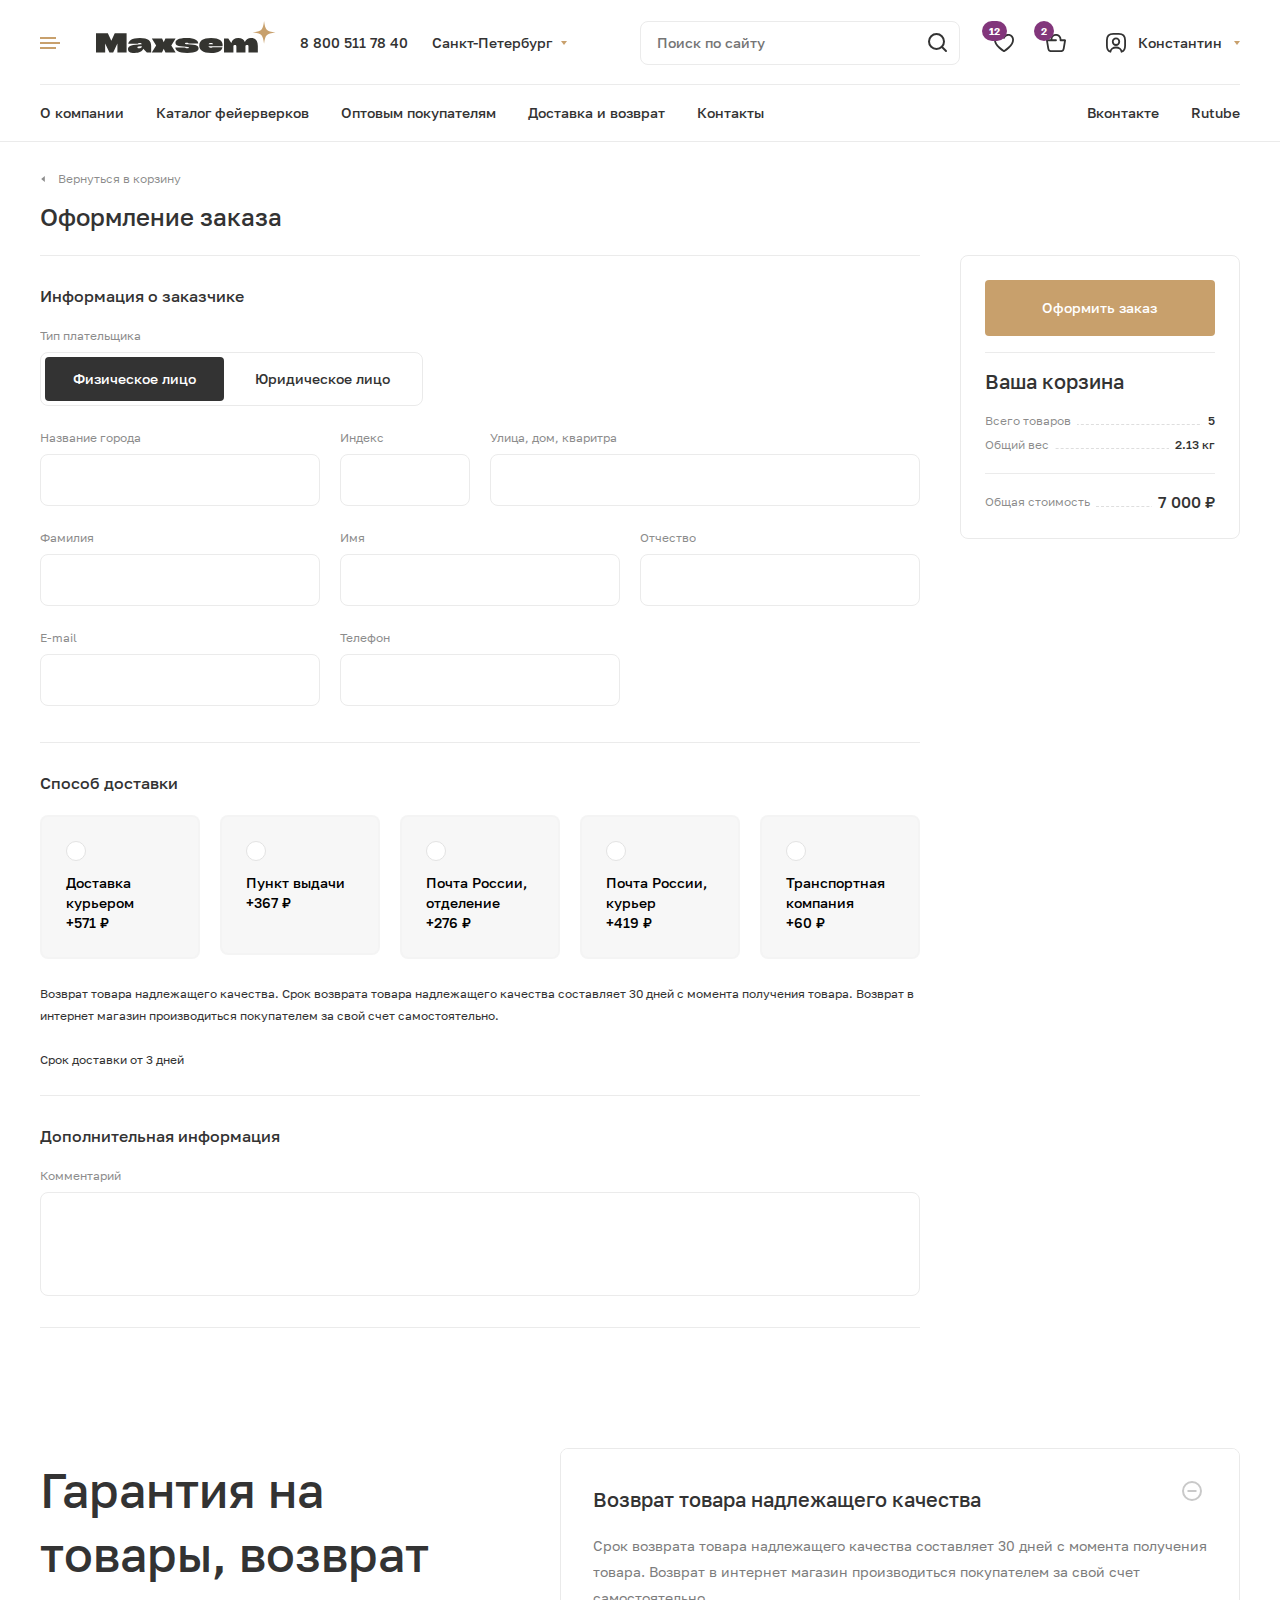
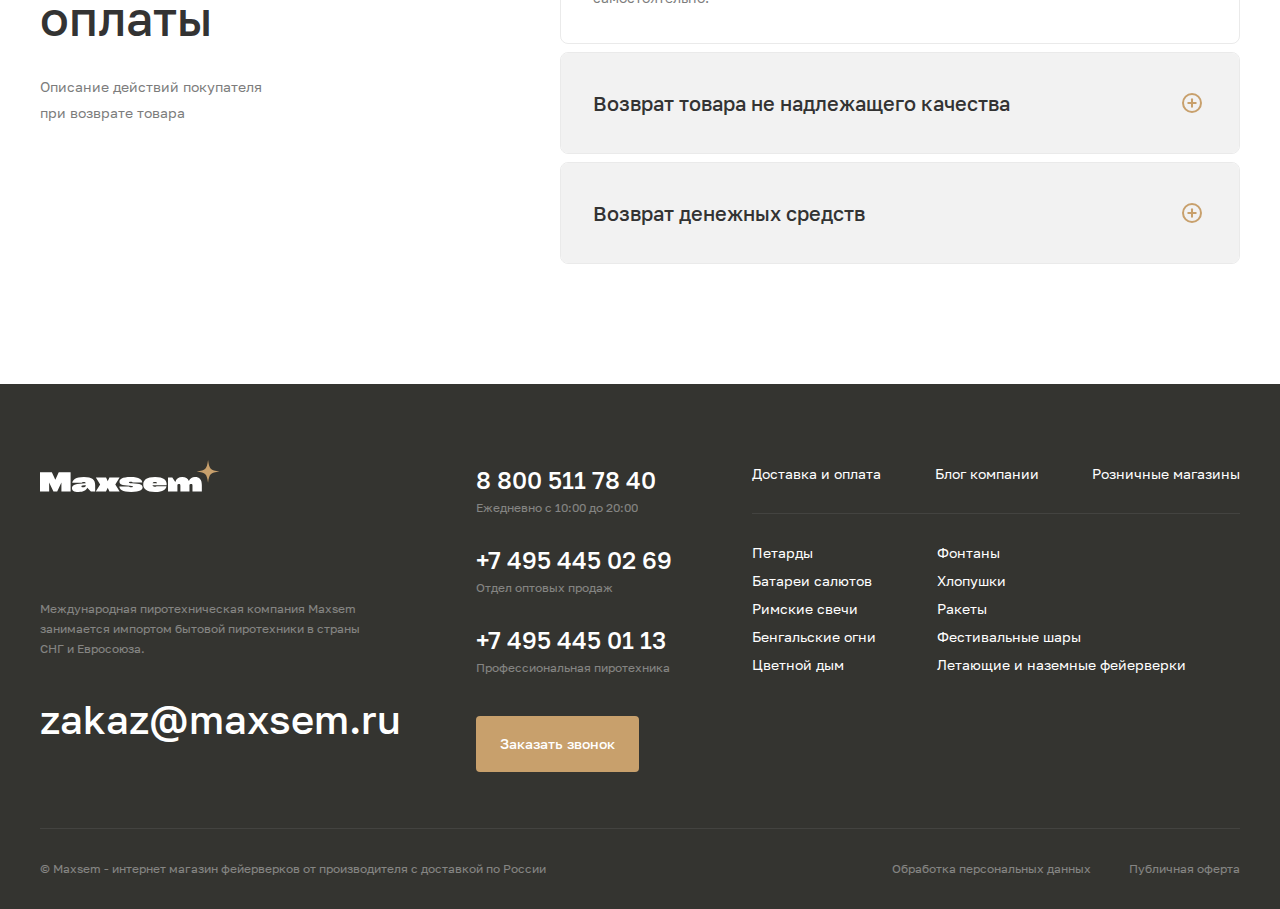
<file: ordering.html>
<!DOCTYPE html>
<html lang="ru-RU">
<head>
	<title>Maxem</title>
	<meta name="viewport" content="width=device-width, initial-scale=1.0">
	<meta http-equiv="Content-Type" content="text/html; charset=utf-8" />
	<meta http-equiv="Cache-control" content="public">
	<meta name="description" content="Maxem" />
	<link rel="stylesheet" href="style.css" />

	<!-- Favicon -->
	<link rel="apple-touch-icon" sizes="76x76" href="images/favicon/apple-touch-icon.png">
	<link rel="icon" type="image/png" sizes="32x32" href="images/favicon/favicon-32x32.png">
	<link rel="icon" type="image/png" sizes="16x16" href="images/favicon/favicon-16x16.png">
	<link rel="manifest" href="images/favicon/site.webmanifest">
	<link rel="mask-icon" href="images/favicon/safari-pinned-tab.svg" color="#5bbad5">
</head>

<body class="page-product">
	<div class="overflow">

		<!-- Header START -->
		<header class="header">
			<div class="container">
				<div class="header__top">

					<div class="header__side-left">
						<div class="burger">
							<div class="burger__line">
								<span></span>
							</div>
						</div>
						<a class="logo" href="#">
							<img class="logo__img" src="images/pics/logo.svg" alt="logo">
						</a>
						<div class="header__wrplaces">
							<a class="header__phone" href="tel:88005117840">8 800 511 78 40</a>
							<div class="header__cities">
								<div class="header__cities-main">Санкт-Петербург</div>
								<form class="h-cities">
									<div class="h-cities__wrsearch">
										<input class="h-cities__search" type="text" placeholder="Введите название города">
									</div>
									<ul class="h-cities__ul">
										<li class="h-cities__li">Москва</li>
										<li class="h-cities__li">Санкт-Петербург</li>
										<li class="h-cities__li">Чебоксары</li>
										<li class="h-cities__li">Воронеж</li>
										<li class="h-cities__li h-cities__li--exit">Выйти</li>
									</ul>
								</form>
							</div>
						</div>
					</div>

					<div class="header__side-right">
						<form class="header-searh__form" action="">
							<input class="header-searh__form-inp" type="text" placeholder="Поиск по сайту">
							<input class="header-searh__form-submit" type="submit">
							<span class="header-searh__form-trigger"></span>
						</form>
						<a class="header__icon header__icon--favorite" href="#">
							<span class="header__icon-numb">12</span>
						</a>
						<a class="header__icon header__icon--basket" href="#">
							<span class="header__icon-numb">2</span>
						</a>
						<div class="profile">
							<a class="profile-account hide" href="#">
								<span>Личный кабинет</span>
							</a>
							<div class="profile-log">
								<div class="profile-log__name">
									<span>Константин</span>
								</div>
								<div class="profile-log__menu">
									<ul class="profile-log__menu-ul">
										<li class="profile-log__menu-li">
											<a class="profile-log__menu-link" href="#">Мои заказы</a>
										</li>
										<li class="profile-log__menu-li">
											<a class="profile-log__menu-link" href="#">Профиль заказов</a>
										</li>
										<li class="profile-log__menu-li">
											<a class="profile-log__menu-link" href="#">Настройка аккаунта</a>
										</li>
										<li class="profile-log__menu-li">
											<a class="profile-log__menu-link" href="#">Выйти</a>
										</li>
									</ul>
								</div>
							</div>
						</div>
					</div> 
				</div>
				<div class="header__wrapper">
					<div class="header__wrnav">
						<div class="container">
							<div class="header__nav">
								<div class="header__company">
									<a class="header__nav-maintlt" href="#">Компания</a>
									<ul class="header__nav-ul">
										<li class="header__nav-li">
											<a class="header__nav-link" href="#">О компании</a>
										</li>
										<li class="header__nav-li">
											<a class="header__nav-link" href="#">Оптовым покупателям</a>
										</li>
										<li class="header__nav-li">
											<a class="header__nav-link" href="#">Доставка и возврат</a>
										</li>
										<li class="header__nav-li">
											<a class="header__nav-link" href="#">Контакты</a>
										</li>
										<li class="header__nav-li">
											<a class="header__nav-link" href="#">Блог</a>
										</li>
										<li class="header__nav-li">
											<a class="header__nav-link" href="#">Вконтакте</a>
										</li>
										<li class="header__nav-li">
											<a class="header__nav-link" href="#">Rutube</a>
										</li>
									</ul>
								</div>
								<div class="header__catalog">
									<a class="header__nav-maintlt" href="#">Каталог фейерверков</a>
									<ul class="header__nav-ul header__catalog--ul">
										<li class="header__nav-li">
											<a class="header__nav-link" href="#">Батареи салютов</a>
											<ul>
												<li>
													<a href="#">Катюши</a>
												</li>
												<li>
													<a href="#">Комбинированные салюты</a>
												</li>
												<li>
													<a href="#">Крупные салюты</a>
												</li>
												<li>
													<a href="#">Малые салюты</a>
												</li>
												<li>
													<a href="#">Мини салюты</a>
												</li>
												<li>
													<a href="#">Средние салюты</a>
												</li>
												<li>
													<a href="#">Супер салюты</a>
												</li>
											</ul>
										</li>
										<li class="header__nav-li">
											<a class="header__nav-link" href="#">Хлопушки пневматические</a>
										</li>
										<li class="header__nav-li">
											<a class="header__nav-link" href="#">Бенгальские огни</a>
										</li>
										<li class="header__nav-li">
											<a class="header__nav-link" href="#">Летающие и наземные фейерверки</a>
										</li>
										<li class="header__nav-li">
											<a class="header__nav-link" href="#">Петарды</a>
										</li>
										<li class="header__nav-li">
											<a class="header__nav-link" href="#">Ракеты</a>
										</li>
										<li class="header__nav-li">
											<a class="header__nav-link" href="#">Римские свечи</a>
										</li>
										<li class="header__nav-li">
											<a class="header__nav-link" href="#">Фестивальные шары</a>
										</li>
										<li class="header__nav-li">
											<a class="header__nav-link" href="#">Фонтаны</a>
										</li>
										<li class="header__nav-li">
											<a class="header__nav-link" href="#">Цветные дымы</a>
										</li>
									</ul>
								</div>
							</div>
						</div>
					</div>
				</div>
				<div class="header__bottom">
					<nav class="main-menu">
						<ul class="main-menu__ul">
							<li class="main-menu__li">
								<a class="main-menu__link" href="#">О компании</a>
							</li>
							<li class="main-menu__li">
								<a class="main-menu__link" href="#">Каталог фейерверков</a>
							</li>
							<li class="main-menu__li">
								<a class="main-menu__link" href="#">Оптовым покупателям</a>
							</li>
							<li class="main-menu__li">
								<a class="main-menu__link" href="#">Доставка и возврат</a>
							</li>
							<li class="main-menu__li">
								<a class="main-menu__link" href="#">Контакты</a>
							</li>
						</ul>
					</nav>

					<div class="soc-menu">
						<ul class="soc-menu__ul">
							<li class="soc-menu__li">
								<a class="soc-menu__link" href="#">Вконтакте</a>
							</li>
							<li class="soc-menu__li">
								<a class="soc-menu__link" href="#">Rutube</a>
							</li>
						</ul>
					</div>
				</div>
			</div>
		</header>
		<!-- Header END -->

		<div class="common-page common-page--index">
			<div class="container">
				<div class="common-page__inner">

					<div class="breadcrumbs breadcrumbs--bone">
						<ul class="breadcrumbs-ul">
							<li class="breadcrumbs-li breadcrumbs-li--back">
								<a class="breadcrumbs-link" href="#">Вернуться в корзину</a>
							</li>
						</ul>
					</div>

					<h1 class="common-page__h1 title">Оформление заказа</h1>

					<div class="bone bone--tune">

						<div class="bone__body">

							<div class="bone__content">
								
								<form class="ordering">
									<div class="ordering__line">
										<div class="customer">
											<div class="customer__title">Информация о заказчике</div>
											<div class="customer__type">
												<div class="ix-name">Тип плательщика</div>
												<div class="customer__type-selections">
													<div class="customer__type-select customer__type-select--active" data="data_tab1">Физическое лицо</div>
													<div class="customer__type-select" data="data_tab2">Юридическое лицо</div>
												</div>
												<div class="listner">
													<div class="listner__tab listner__tab--active data_tab1">
														<div class="listner__tab-item">
															<div class="ix-name">Название города</div>
															<input class="listner__tab-input" type="text" name="city">
														</div>
														<div class="listner__tab-item">
															<div class="ix-name">Индекс</div>
															<input class="listner__tab-input" type="text" name="index">
														</div>
														<div class="listner__tab-item">
															<div class="ix-name">Улица, дом, кваритра</div>
															<input class="listner__tab-input" type="text" name="street">
														</div>
														<div class="listner__tab-item">
															<div class="ix-name">Фамилия</div>
															<input class="listner__tab-input" type="text" name="surname">
														</div>
														<div class="listner__tab-item">
															<div class="ix-name">Имя</div>
															<input class="listner__tab-input" type="text" name="name">
														</div>
														<div class="listner__tab-item">
															<div class="ix-name">Отчество</div>
															<input class="listner__tab-input" type="text" name="lastname">
														</div>
														<div class="listner__tab-item">
															<div class="ix-name">E-mail</div>
															<input class="listner__tab-input" type="text" name="email">
														</div>
														<div class="listner__tab-item">
															<div class="ix-name">Телефон</div>
															<input class="listner__tab-input" type="tel" name="index">
														</div>
													</div>

													<div class="listner__tab data_tab2">
														<div class="listner__tab-item">
															<div class="ix-name">Название города</div>
															<input class="listner__tab-input" type="text" name="city">
														</div>
														<div class="listner__tab-item">
															<div class="ix-name">Индекс</div>
															<input class="listner__tab-input" type="text" name="index">
														</div>
														<div class="listner__tab-item">
															<div class="ix-name">Улица, дом, кваритра</div>
															<input class="listner__tab-input" type="text" name="street">
														</div>
														<div class="listner__tab-item">
															<div class="ix-name">Фамилия</div>
															<input class="listner__tab-input" type="text" name="surname">
														</div>
														<div class="listner__tab-item">
															<div class="ix-name">Имя</div>
															<input class="listner__tab-input" type="text" name="name">
														</div>
														<div class="listner__tab-item">
															<div class="ix-name">Отчество</div>
															<input class="listner__tab-input" type="text" name="lastname">
														</div>
														<div class="listner__tab-item">
															<div class="ix-name">E-mail</div>
															<input class="listner__tab-input" type="email" name="email">
														</div>
														<div class="listner__tab-item">
															<div class="ix-name">Телефон</div>
															<input class="listner__tab-input" type="tel" name="telefone">
														</div>
														<div class="listner__tab-item">
															<div class="ix-name">ИНН</div>
															<input class="listner__tab-input" type="text" name="inn">
														</div>
													</div>

												</div>
											</div>
										</div>
									</div>


									<div class="ordering__line">
										<div class="delivering">
											<div class="delivering__tlt">Способ доставки</div>
											<div class="delivering__inner">
												<div class="delivering__body">
													<div class="delivering__writem">
														<input type="radio" name="delivering" id="delivering_1">
														<label class="delivering__item" for="delivering_1">
															<span class="delivering__item-name">Доставка курьером <strong>+571 ₽</strong></span>
															<span class="delivering__item-mobile">
																<p>Возврат товара надлежащего качества Срок возврата товара надлежащего качества составляет 30 дней с момента получения товара. Возврат в интернет магазин производиться покупателем за свой счет самостоятельно.</p>

																<p>Срок доставки от 3 дней</p>
															</span>
														</label>
													</div>
													<div class="delivering__writem">
														<input type="radio" name="delivering" id="delivering_2">
														<label class="delivering__item" for="delivering_2">
															<span class="delivering__item-name">Пункт выдачи <strong>+367 ₽</strong></span>
															<span class="delivering__item-mobile">
																<p>Возврат товара надлежащего качества Срок возврата товара надлежащего качества составляет 30 дней с момента получения товара. Возврат в интернет магазин производиться покупателем за свой счет самостоятельно.</p>

																<p>Срок доставки от 3 дней</p>
															</span>
														</label>
													</div>
													<div class="delivering__writem">
														<input type="radio" name="delivering" id="delivering_3">
														<label class="delivering__item" for="delivering_3">
															<span class="delivering__item-name">Почта России, отделение <strong>+276 ₽</strong></span>
															<span class="delivering__item-mobile">
																<p>Возврат товара надлежащего качества Срок возврата товара надлежащего качества составляет 30 дней с момента получения товара. Возврат в интернет магазин производиться покупателем за свой счет самостоятельно.</p>

																<p>Срок доставки от 3 дней</p>
															</span>
														</label>
													</div>
													<div class="delivering__writem">
														<input type="radio" name="delivering" id="delivering_4">
														<label class="delivering__item" for="delivering_4">
															<span class="delivering__item-name">Почта России, курьер <strong>+419 ₽</strong></span>
															<span class="delivering__item-mobile">
																<p>Возврат товара надлежащего качества Срок возврата товара надлежащего качества составляет 30 дней с момента получения товара. Возврат в интернет магазин производиться покупателем за свой счет самостоятельно.</p>

																<p>Срок доставки от 3 дней</p>
															</span>
														</label>
													</div>
													<div class="delivering__writem">
														<input type="radio" name="delivering" id="delivering_5">
														<label class="delivering__item" for="delivering_5">
															<span class="delivering__item-name">Транспортная компания <strong>+60 ₽</strong></span>
															<span class="delivering__item-mobile">
																<p>Возврат товара надлежащего качества Срок возврата товара надлежащего качества составляет 30 дней с момента получения товара. Возврат в интернет магазин производиться покупателем за свой счет самостоятельно.</p>

																<p>Срок доставки от 3 дней</p>
															</span>
														</label>
													</div>
												</div>
												<div class="delivering__text">
													<p>Возврат товара надлежащего качества. Срок возврата товара надлежащего качества составляет 30 дней с момента получения товара. Возврат в интернет магазин производиться покупателем за свой счет самостоятельно.</p>

													<p>Срок доставки от 3 дней</p>
												</div>
											</div>
										</div>
									</div>
									<div class="ordering__line">
										<div class="more-info">
											<div class="more-info__title">Дополнительная информация</div>
											<div class="more-info__body">
												<div class="more-info__name">Комментарий</div>
												<textarea class="more-info__textarea" name="more-info"></textarea>
											</div>
										</div>
									</div>
								</form>

							</div>

							<div class="bone__side">
								<div class="bone__side-frame">
									<div class="bone__side-border">
										<a class="bone__side-btn btn" href="#">Оформить заказ</a>
									</div>
									<div class="bone__side-tlt">Ваша корзина</div>
									<div class="bone__side-list">
										<div class="bone__side-line">
											<div class="bone__side-name">Всего товаров</div>
											<div class="bone__side-numb">5</div>
										</div>
										<div class="bone__side-line">
											<div class="bone__side-name">Общий вес</div>
											<div class="bone__side-numb">2.13 кг</div>
										</div>
									</div>
									<div class="bone__side-fine">
										<div class="bone__side-finename">Общая стоимость</div>
										<div class="bone__side-finetolal"><span>7 000</span> ₽</div>
									</div>
								</div>
							</div>

						</div>
					</div>

					<!-- FAQ START -->
					<div class="faq faq--tune">
						<div class="faq__inner">
							<div class="faq__ahead">
								<h2 class="faq__title title">Гарантия на товары, возврат оплаты</h2>
								<div class="faq__subtlt">Описание действий покупателя при возврате товара</div>
							</div>
							<div class="faq__content">
								<div class="faq__item active">
									<div class="faq__item-tlt">Возврат товара надлежащего качества</div>
									<div class="faq__item-text">Срок возврата товара надлежащего качества составляет 30 дней с момента получения товара. Возврат в интернет магазин производиться покупателем за свой счет самостоятельно.</div>
								</div>
								<div class="faq__item">
									<div class="faq__item-tlt">Возврат товара не надлежащего качества</div>
									<div class="faq__item-text">Срок возврата товара надлежащего качества составляет 30 дней с момента получения товара. Возврат в интернет магазин производиться покупателем за свой счет самостоятельно.</div>
								</div>
								<div class="faq__item">
									<div class="faq__item-tlt">Возврат денежных средств</div>
									<div class="faq__item-text">Срок возврата товара надлежащего качества составляет 30 дней с момента получения товара. Возврат в интернет магазин производиться покупателем за свой счет самостоятельно.</div>
								</div>
							</div>
						</div>
					</div>
					<!-- FAQ END -->

				</div>
			</div>
		</div>
	</div>

		<footer class="footer">
			<div class="container">
				<div class="footer__inner">
					<div class="footer-top">
						<div class="footer-about footer--common">
							<div class="footer-about__logo">
								<img class="footer-about__logo" src="images/pics/logo-white.svg" alt="">
							</div>
							<div class="footer-about__txt">Международная пиротехническая компания Maxsem занимается импортом бытовой пиротехники в страны СНГ и Евросоюза.</div>
							<a class="footer-about__mail" href="mailto:zakaz@maxsem.ru">zakaz@maxsem.ru</a>
						</div>
						<div class="footer-contact footer--common">
							<div class="footer-contact__line">
								<a class="footer-contact__ph" href="tel:88005117840">8 800 511 78 40</a>
								<div class="footer-contact__txt">Ежедневно с 10:00 до 20:00</div>
							</div>
							<div class="footer-contact__line">
								<a class="footer-contact__ph" href="tel:+74954450269">+7 495 445 02 69</a>
								<div class="footer-contact__txt">Отдел оптовых продаж</div>
							</div>
							<div class="footer-contact__line">
								<a class="footer-contact__ph" href="tel:+74954450113">+7 495 445 01 13</a>
								<div class="footer-contact__txt">Профессиональная пиротехника</div>
							</div>
							<a href="#" class="footer-contact__btn btn">Заказать звонок</a>
						</div>
						<div class="footer-nav footer--common">
							<div class="footer-nav__top">
								<ul class="footer-nav__top-ul">
									<li class="footer-nav__top-li">
										<a class="footer-nav__top-link" href="#">Доставка и оплата</a>
									</li>
									<li class="footer-nav__top-li">
										<a class="footer-nav__top-link" href="#">Блог компании</a>
									</li>
									<li class="footer-nav__top-li">
										<a class="footer-nav__top-link" href="#">Розничные магазины</a>
									</li>
								</ul>
							</div>
							<div class="footer-nav__bottom">
								<ul class="footer-nav__bottom-ul">
									<li class="footer-nav__bottom-li">
										<a class="footer-nav__bottom-link" href="#">Петарды</a>
									</li>
									<li class="footer-nav__bottom-li">
										<a class="footer-nav__bottom-link" href="#">Батареи салютов</a>
									</li>
									<li class="footer-nav__bottom-li">
										<a class="footer-nav__bottom-link" href="#">Римские свечи</a>
									</li>
									<li class="footer-nav__bottom-li">
										<a class="footer-nav__bottom-link" href="#">Бенгальские огни</a>
									</li>
									<li class="footer-nav__bottom-li">
										<a class="footer-nav__bottom-link" href="#">Цветной дым</a>
									</li>
									<li class="footer-nav__bottom-li">
										<a class="footer-nav__bottom-link" href="#">Фонтаны</a>
									</li>
									<li class="footer-nav__bottom-li">
										<a class="footer-nav__bottom-link" href="#">Хлопушки</a>
									</li>
									<li class="footer-nav__bottom-li">
										<a class="footer-nav__bottom-link" href="#">Ракеты</a>
									</li>
									<li class="footer-nav__bottom-li">
										<a class="footer-nav__bottom-link" href="#">Фестивальные шары</a>
									</li>
									<li class="footer-nav__bottom-li">
										<a class="footer-nav__bottom-link" href="#">Летающие и наземные фейерверки</a>
									</li>
								</ul>
							</div>
						</div>
					</div>
					<div class="footer-bottom">
						<div class="footer-bottom__copyright">© Maxsem - интернет магазин фейерверков от производителя с доставкой по России</div>
						<div class="footer-bottom__data">
							<a class="footer-bottom__data-ident" href="#">Обработка персональных данных</a>
							<a class="footer-bottom__data-ofert" href="#">Публичная оферта</a>
						</div>
					</div>
				</div>
			</div>
		</footer>
	</div>

	<link rel="stylesheet" href="css/responsive.css" />
	<link rel="stylesheet" href="fonts/fonts.css" />
	<link rel="stylesheet" href="css/slick.min.css" />
	<script src='js/jquery-3.5.1.min.js'></script>
	<script src="js/slick.min.js"></script>
	<script src="js/jquery.inputmask.js"></script>
	<script src="js/template.js"></script>
	
</body>
</html>
</file>
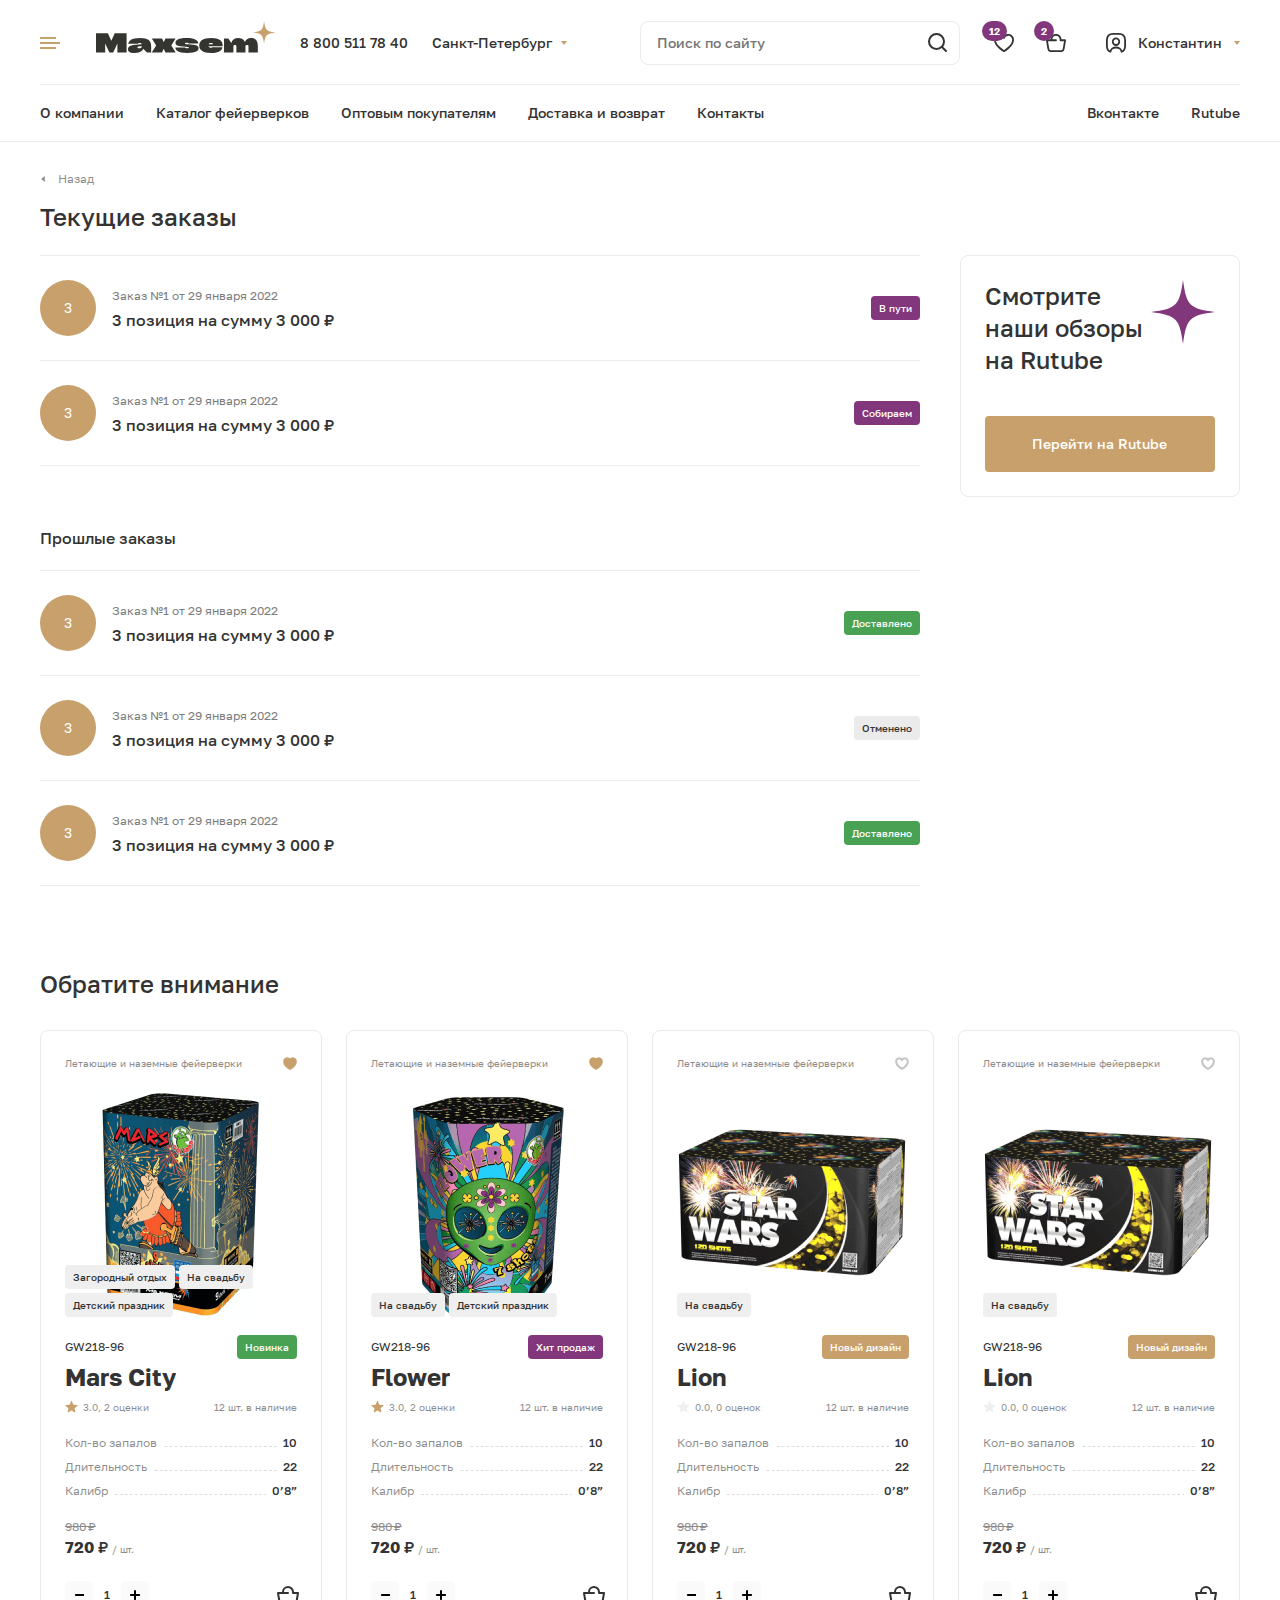
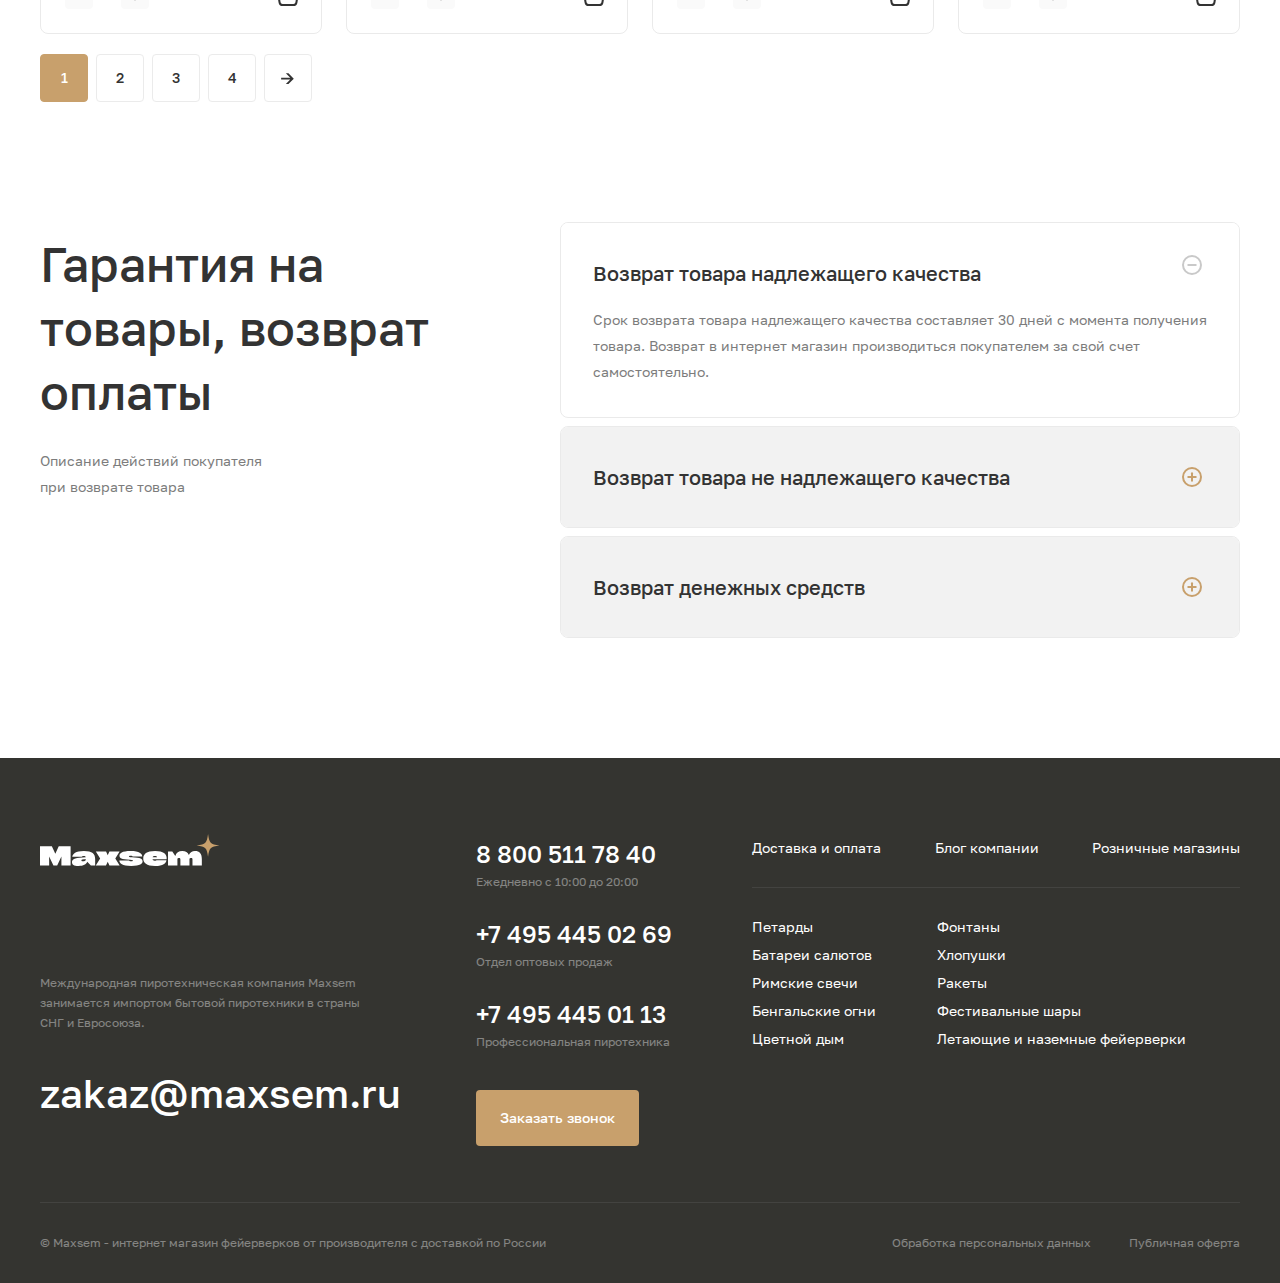
<file: orders.html>
<!DOCTYPE html>
<html lang="ru-RU">
<head>
	<title>Maxem</title>
	<meta name="viewport" content="width=device-width, initial-scale=1.0">
	<meta http-equiv="Content-Type" content="text/html; charset=utf-8" />
	<meta http-equiv="Cache-control" content="public">
	<meta name="description" content="Maxem" />
	<link rel="stylesheet" href="style.css" />

	<!-- Favicon -->
	<link rel="apple-touch-icon" sizes="76x76" href="images/favicon/apple-touch-icon.png">
	<link rel="icon" type="image/png" sizes="32x32" href="images/favicon/favicon-32x32.png">
	<link rel="icon" type="image/png" sizes="16x16" href="images/favicon/favicon-16x16.png">
	<link rel="manifest" href="images/favicon/site.webmanifest">
	<link rel="mask-icon" href="images/favicon/safari-pinned-tab.svg" color="#5bbad5">
</head>

<body class="page-orders">
	<div class="overflow">

		<!-- Header START -->
		<header class="header">
			<div class="container">
				<div class="header__top">

					<div class="header__side-left">
						<div class="burger">
							<div class="burger__line">
								<span></span>
							</div>
						</div>
						<a class="logo" href="#">
							<img class="logo__img" src="images/pics/logo.svg" alt="logo">
						</a>
						<div class="header__wrplaces">
							<a class="header__phone" href="tel:88005117840">8 800 511 78 40</a>
							<div class="header__cities">
								<div class="header__cities-main">Санкт-Петербург</div>
								<form class="h-cities">
									<div class="h-cities__wrsearch">
										<input class="h-cities__search" type="text" placeholder="Введите название города">
									</div>
									<ul class="h-cities__ul">
										<li class="h-cities__li">Москва</li>
										<li class="h-cities__li">Санкт-Петербург</li>
										<li class="h-cities__li">Чебоксары</li>
										<li class="h-cities__li">Воронеж</li>
										<li class="h-cities__li h-cities__li--exit">Выйти</li>
									</ul>
								</form>
							</div>
						</div>
					</div>

					<div class="header__side-right">
						<form class="header-searh__form" action="">
							<input class="header-searh__form-inp" type="text" placeholder="Поиск по сайту">
							<input class="header-searh__form-submit" type="submit">
							<span class="header-searh__form-trigger"></span>
						</form>
						<a class="header__icon header__icon--favorite" href="#">
							<span class="header__icon-numb">12</span>
						</a>
						<a class="header__icon header__icon--basket" href="#">
							<span class="header__icon-numb">2</span>
						</a>
						<div class="profile">
							<a class="profile-account hide" href="#">
								<span>Личный кабинет</span>
							</a>
							<div class="profile-log">
								<div class="profile-log__name">
									<span>Константин</span>
								</div>
								<div class="profile-log__menu">
									<ul class="profile-log__menu-ul">
										<li class="profile-log__menu-li">
											<a class="profile-log__menu-link" href="#">Мои заказы</a>
										</li>
										<li class="profile-log__menu-li">
											<a class="profile-log__menu-link" href="#">Профиль заказов</a>
										</li>
										<li class="profile-log__menu-li">
											<a class="profile-log__menu-link" href="#">Настройка аккаунта</a>
										</li>
										<li class="profile-log__menu-li">
											<a class="profile-log__menu-link" href="#">Выйти</a>
										</li>
									</ul>
								</div>
							</div>
						</div>
					</div> 
				</div>
				<div class="header__wrapper">
					<div class="header__wrnav">
						<div class="container">
							<div class="header__nav">
								<div class="header__company">
									<a class="header__nav-maintlt" href="#">Компания</a>
									<ul class="header__nav-ul">
										<li class="header__nav-li">
											<a class="header__nav-link" href="#">О компании</a>
										</li>
										<li class="header__nav-li">
											<a class="header__nav-link" href="#">Оптовым покупателям</a>
										</li>
										<li class="header__nav-li">
											<a class="header__nav-link" href="#">Доставка и возврат</a>
										</li>
										<li class="header__nav-li">
											<a class="header__nav-link" href="#">Контакты</a>
										</li>
										<li class="header__nav-li">
											<a class="header__nav-link" href="#">Блог</a>
										</li>
										<li class="header__nav-li">
											<a class="header__nav-link" href="#">Вконтакте</a>
										</li>
										<li class="header__nav-li">
											<a class="header__nav-link" href="#">Rutube</a>
										</li>
									</ul>
								</div>
								<div class="header__catalog">
									<a class="header__nav-maintlt" href="#">Каталог фейерверков</a>
									<ul class="header__nav-ul header__catalog--ul">
										<li class="header__nav-li">
											<a class="header__nav-link" href="#">Батареи салютов</a>
											<ul>
												<li>
													<a href="#">Катюши</a>
												</li>
												<li>
													<a href="#">Комбинированные салюты</a>
												</li>
												<li>
													<a href="#">Крупные салюты</a>
												</li>
												<li>
													<a href="#">Малые салюты</a>
												</li>
												<li>
													<a href="#">Мини салюты</a>
												</li>
												<li>
													<a href="#">Средние салюты</a>
												</li>
												<li>
													<a href="#">Супер салюты</a>
												</li>
											</ul>
										</li>
										<li class="header__nav-li">
											<a class="header__nav-link" href="#">Хлопушки пневматические</a>
										</li>
										<li class="header__nav-li">
											<a class="header__nav-link" href="#">Бенгальские огни</a>
										</li>
										<li class="header__nav-li">
											<a class="header__nav-link" href="#">Летающие и наземные фейерверки</a>
										</li>
										<li class="header__nav-li">
											<a class="header__nav-link" href="#">Петарды</a>
										</li>
										<li class="header__nav-li">
											<a class="header__nav-link" href="#">Ракеты</a>
										</li>
										<li class="header__nav-li">
											<a class="header__nav-link" href="#">Римские свечи</a>
										</li>
										<li class="header__nav-li">
											<a class="header__nav-link" href="#">Фестивальные шары</a>
										</li>
										<li class="header__nav-li">
											<a class="header__nav-link" href="#">Фонтаны</a>
										</li>
										<li class="header__nav-li">
											<a class="header__nav-link" href="#">Цветные дымы</a>
										</li>
									</ul>
								</div>
							</div>
						</div>
					</div>
				</div>
				<div class="header__bottom">
					<nav class="main-menu">
						<ul class="main-menu__ul">
							<li class="main-menu__li">
								<a class="main-menu__link" href="#">О компании</a>
							</li>
							<li class="main-menu__li">
								<a class="main-menu__link" href="#">Каталог фейерверков</a>
							</li>
							<li class="main-menu__li">
								<a class="main-menu__link" href="#">Оптовым покупателям</a>
							</li>
							<li class="main-menu__li">
								<a class="main-menu__link" href="#">Доставка и возврат</a>
							</li>
							<li class="main-menu__li">
								<a class="main-menu__link" href="#">Контакты</a>
							</li>
						</ul>
					</nav>

					<div class="soc-menu">
						<ul class="soc-menu__ul">
							<li class="soc-menu__li">
								<a class="soc-menu__link" href="#">Вконтакте</a>
							</li>
							<li class="soc-menu__li">
								<a class="soc-menu__link" href="#">Rutube</a>
							</li>
						</ul>
					</div>
				</div>
			</div>
		</header>
		<!-- Header END -->

		<div class="common-page common-page--index">
			<div class="container">
				<div class="common-page__inner">

					<div class="breadcrumbs breadcrumbs--bone">
						<ul class="breadcrumbs-ul">
							<li class="breadcrumbs-li breadcrumbs-li--back">
								<a class="breadcrumbs-link" href="#">Назад</a>
							</li>
						</ul>
					</div>

					<h1 class="common-page__h1 title">Текущие заказы</h1>

					<div class="bone bone--tune">

						<div class="bone__body">

							<div class="bone__content">
								<div class="orders">
									<div class="orders__body">
										<div class="orders__inner">
											<div class="orders__line">
												<div class="orders__line-focus">
													<div class="orders__line-round">3</div>
													<div class="orders__line-detail">
														<div class="orders__line-subtlt">Заказ №1 от 29 января 2022</div>
														<div class="orders__line-tlt">3 позиция на сумму 3 000 ₽ </div>
													</div>
												</div>
												<div class="orders__line-labels">
													<div class="orders__line-label">В пути</div>
												</div>
											</div>
											<div class="orders__line">
												<div class="orders__line-focus">
													<div class="orders__line-round">3</div>
													<div class="orders__line-detail">
														<div class="orders__line-subtlt">Заказ №1 от 29 января 2022</div>
														<div class="orders__line-tlt">3 позиция на сумму 3 000 ₽ </div>
													</div>
												</div>
												<div class="orders__line-labels">
													<div class="orders__line-label">Собираем</div>
												</div>
											</div>
										</div>
									</div>


									<div class="orders__body">
										<div class="orders__title">Прошлые заказы</div>
										<div class="orders__inner">
											<div class="orders__line">
												<div class="orders__line-focus">
													<div class="orders__line-round">3</div>
													<div class="orders__line-detail">
														<div class="orders__line-subtlt">Заказ №1 от 29 января 2022</div>
														<div class="orders__line-tlt">3 позиция на сумму 3 000 ₽ </div>
													</div>
												</div>
												<div class="orders__line-labels">
													<div class="orders__line-label orders__line-label--green">Доставлено</div>
												</div>
											</div>
											<div class="orders__line">
												<div class="orders__line-focus">
													<div class="orders__line-round">3</div>
													<div class="orders__line-detail">
														<div class="orders__line-subtlt">Заказ №1 от 29 января 2022</div>
														<div class="orders__line-tlt">3 позиция на сумму 3 000 ₽ </div>
													</div>
												</div>
												<div class="orders__line-labels">
													<div class="orders__line-label orders__line-label--gray">Отменено</div>
												</div>
											</div>
											<div class="orders__line">
												<div class="orders__line-focus">
													<div class="orders__line-round">3</div>
													<div class="orders__line-detail">
														<div class="orders__line-subtlt">Заказ №1 от 29 января 2022</div>
														<div class="orders__line-tlt">3 позиция на сумму 3 000 ₽ </div>
													</div>
												</div>
												<div class="orders__line-labels">
													<div class="orders__line-label orders__line-label--green">Доставлено</div>
												</div>
											</div>
										</div>
									</div>
								</div>
							</div>

							<div class="bone__side">
								<div class="rutube">
									<div class="rutube__title">Смотрите наши обзоры на Rutube</div>
									<a class="rutube__btn btn" href="#" target="_blank">Перейти на Rutube</a>
								</div>
							</div>

						</div>
					</div>

					<!-- Допы START -->
					<div class="extra extra--tune">
						<div class="extra__inner">
							<h2 class="extra__title title">Обратите внимание</h2>
							<div class="catalog__list extra-catalog">
						 		<div class="product extra-catalog__product">
						 			<div class="product__inn">
						 				<div class="product__main">
						 					<div class="product__high">
						 						<a class="product__high-name" href="#">Летающие и наземные фейерверки</a>
						 						<div class="product__high-like active">
						 							<svg viewBox="0 0 14 14" fill="none" xmlns="http://www.w3.org/2000/svg">
														<path d="M7.00033 12.833C7.00033 12.833 1.16699 9.4921 1.16699 5.43528C1.16711 4.71826 1.41004 4.02341 1.85448 3.46887C2.29891 2.91433 2.91742 2.53433 3.60485 2.39347C4.29228 2.25262 5.00619 2.3596 5.62521 2.69624C6.24422 3.03287 6.73014 3.57838 7.00033 4.24001L7.00032 4.24002C7.27051 3.57838 7.75642 3.03288 8.37544 2.69624C8.99446 2.3596 9.70837 2.25262 10.3958 2.39347C11.0832 2.53433 11.7017 2.91433 12.1462 3.46887C12.5906 4.02341 12.8335 4.71826 12.8337 5.43528C12.8337 9.4921 7.00033 12.833 7.00033 12.833Z" stroke="#333333" stroke-width="2" stroke-linecap="round" stroke-linejoin="round"/>
													</svg>
						 						</div>
						 					</div>
						 					<a class="product__wrimage" href="#">
						 						<img class="product__img" src="images/pics/list-product-1.png" alt="">
							 					<div class="product__lebels">
							 						<div class="product__lebels-item">Загородный отдых</div>
							 						<div class="product__lebels-item">На свадьбу</div>
							 						<div class="product__lebels-item">Детский праздник</div>
							 					</div>
						 					</a>
						 				</div>

						 				<div class="product__details">
						 					<div class="product__grab">
						 						<div class="product__vendor">GW218-96</div>
						 						<div class="product__label">Новинка</div>
						 					</div>
						 					<a class="product__title" href="#">Mars City</a>
						 					<div class="product__mates">
						 						<a class="product__rating active" href="#">
						 							<span class="product__rating-numb">3.0</span>, 
						 							<span class="product__rating-rate">2</span> оценки
						 						</a>
						 						<div class="product__store">
						 							<span>12</span> шт. в наличие
						 						</div>
					 						</div>
					 						<div class="product__feature">
					 							<div class="product__feature-line">
					 								<div class="product__feature-name">Кол-во запалов</div>
					 								<div class="product__feature-numb">10</div>
					 							</div>
					 							<div class="product__feature-line">
					 								<div class="product__feature-name">Длительность</div>
					 								<div class="product__feature-numb">22</div>
					 							</div>
					 							<div class="product__feature-line">
					 								<div class="product__feature-name">Калибр</div>
					 								<div class="product__feature-numb">0’8”</div>
					 							</div>
					 						</div>
					 						<div class="product__price">
					 							<div class="product__price-cross">
					 								<span>980</span> ₽
					 							</div>
					 							<div class="product__price-main">
					 								<strong>720</strong> ₽ <span>/ шт.</span>
					 							</div>
					 						</div>
					 						<div class="product__action">
				 								<form class="product__action-numeric">
						                            <span class="product__action-minus">
						                            	<svg width="10" height="12" viewBox="0 0 10 12" fill="none" xmlns="http://www.w3.org/2000/svg">
															<path d="M1.875 6H10.125" stroke="black" stroke-width="2" stroke-linecap="round" stroke-linejoin="round"/>
														</svg>
						                            </span>
						                            <input class="product__action-chislo" type="text" value="1" name="chislos" tabindex="0">
						                            <span class="product__action-plus">
														<svg width="12" height="12" viewBox="0 0 12 12" fill="none" xmlns="http://www.w3.org/2000/svg">
															<path d="M1.875 6H10.125" stroke="black" stroke-width="2" stroke-linecap="round" stroke-linejoin="round"/>
															<path d="M6 1.875V10.125" stroke="black" stroke-width="2" stroke-linecap="round" stroke-linejoin="round"/>
														</svg>
						                            </span>
						                        </form>
					 							<a class="product__action-basket" href="#">
					 								<svg width="22" height="20" viewBox="0 0 22 20" fill="none" xmlns="http://www.w3.org/2000/svg">
														<path d="M11 7H6M6 7H1L2.5822 16.4932C2.82329 17.9398 4.07486 19 5.54138 19H16.4586C17.9251 19 19.1767 17.9398 19.4178 16.4932L21 7H16V6C16 3.23858 13.7614 1 11 1V1C8.23858 1 6 3.23858 6 6V7Z" stroke="#333333" stroke-width="2" stroke-linecap="round" stroke-linejoin="round"/>
													</svg>
					 							</a>
					 						</div>
						 				</div>
						 			</div>
						 		</div>

						 		<div class="product extra-catalog__product">
						 			<div class="product__inn">
						 				<div class="product__main">
						 					<div class="product__high">
						 						<a class="product__high-name" href="#">Летающие и наземные фейерверки</a>
						 						<div class="product__high-like active">
						 							<svg viewBox="0 0 14 14" fill="none" xmlns="http://www.w3.org/2000/svg">
														<path d="M7.00033 12.833C7.00033 12.833 1.16699 9.4921 1.16699 5.43528C1.16711 4.71826 1.41004 4.02341 1.85448 3.46887C2.29891 2.91433 2.91742 2.53433 3.60485 2.39347C4.29228 2.25262 5.00619 2.3596 5.62521 2.69624C6.24422 3.03287 6.73014 3.57838 7.00033 4.24001L7.00032 4.24002C7.27051 3.57838 7.75642 3.03288 8.37544 2.69624C8.99446 2.3596 9.70837 2.25262 10.3958 2.39347C11.0832 2.53433 11.7017 2.91433 12.1462 3.46887C12.5906 4.02341 12.8335 4.71826 12.8337 5.43528C12.8337 9.4921 7.00033 12.833 7.00033 12.833Z" stroke="#333333" stroke-width="2" stroke-linecap="round" stroke-linejoin="round"/>
													</svg>
						 						</div>
						 					</div>
						 					<a class="product__wrimage" href="#">
						 						<img class="product__img" src="images/pics/list-product-2.png" alt="">
							 					<div class="product__lebels">
							 						<div class="product__lebels-item">На свадьбу</div>
							 						<div class="product__lebels-item">Детский праздник</div>
							 					</div>
						 					</a>
						 				</div>

						 				<div class="product__details">
						 					<div class="product__grab">
						 						<div class="product__vendor">GW218-96</div>
						 						<div class="product__label product__label--hit">Хит продаж</div>
						 					</div>
						 					<a class="product__title" href="#">Flower</a>
						 					<div class="product__mates">
						 						<a class="product__rating active" href="#">
						 							<span class="product__rating-numb">3.0</span>, 
						 							<span class="product__rating-rate">2</span> оценки
						 						</a>
						 						<div class="product__store">
						 							<span>12</span> шт. в наличие
						 						</div>
					 						</div>
					 						<div class="product__feature">
					 							<div class="product__feature-line">
					 								<div class="product__feature-name">Кол-во запалов</div>
					 								<div class="product__feature-numb">10</div>
					 							</div>
					 							<div class="product__feature-line">
					 								<div class="product__feature-name">Длительность</div>
					 								<div class="product__feature-numb">22</div>
					 							</div>
					 							<div class="product__feature-line">
					 								<div class="product__feature-name">Калибр</div>
					 								<div class="product__feature-numb">0’8”</div>
					 							</div>
					 						</div>
					 						<div class="product__price">
					 							<div class="product__price-cross">
					 								<span>980</span> ₽
					 							</div>
					 							<div class="product__price-main">
					 								<strong>720</strong> ₽ <span>/ шт.</span>
					 							</div>
					 						</div>
					 						<div class="product__action">
				 								<form class="product__action-numeric">
						                            <span class="product__action-minus">
						                            	<svg width="10" height="12" viewBox="0 0 10 12" fill="none" xmlns="http://www.w3.org/2000/svg">
															<path d="M1.875 6H10.125" stroke="black" stroke-width="2" stroke-linecap="round" stroke-linejoin="round"/>
														</svg>
						                            </span>
						                            <input class="product__action-chislo" type="text" value="1" name="chislos" tabindex="0">
						                            <span class="product__action-plus">
														<svg width="12" height="12" viewBox="0 0 12 12" fill="none" xmlns="http://www.w3.org/2000/svg">
															<path d="M1.875 6H10.125" stroke="black" stroke-width="2" stroke-linecap="round" stroke-linejoin="round"/>
															<path d="M6 1.875V10.125" stroke="black" stroke-width="2" stroke-linecap="round" stroke-linejoin="round"/>
														</svg>
						                            </span>
						                        </form>
					 							<a class="product__action-basket" href="#">
					 								<svg width="22" height="20" viewBox="0 0 22 20" fill="none" xmlns="http://www.w3.org/2000/svg">
														<path d="M11 7H6M6 7H1L2.5822 16.4932C2.82329 17.9398 4.07486 19 5.54138 19H16.4586C17.9251 19 19.1767 17.9398 19.4178 16.4932L21 7H16V6C16 3.23858 13.7614 1 11 1V1C8.23858 1 6 3.23858 6 6V7Z" stroke="#333333" stroke-width="2" stroke-linecap="round" stroke-linejoin="round"/>
													</svg>
					 							</a>
					 						</div>
						 				</div>
						 			</div>
						 		</div>

						 		<div class="product extra-catalog__product">
						 			<div class="product__inn">
						 				<div class="product__main">
						 					<div class="product__high">
						 						<a class="product__high-name" href="#">Летающие и наземные фейерверки</a>
						 						<div class="product__high-like">
						 							<svg viewBox="0 0 14 14" fill="none" xmlns="http://www.w3.org/2000/svg">
														<path d="M7.00033 12.833C7.00033 12.833 1.16699 9.4921 1.16699 5.43528C1.16711 4.71826 1.41004 4.02341 1.85448 3.46887C2.29891 2.91433 2.91742 2.53433 3.60485 2.39347C4.29228 2.25262 5.00619 2.3596 5.62521 2.69624C6.24422 3.03287 6.73014 3.57838 7.00033 4.24001L7.00032 4.24002C7.27051 3.57838 7.75642 3.03288 8.37544 2.69624C8.99446 2.3596 9.70837 2.25262 10.3958 2.39347C11.0832 2.53433 11.7017 2.91433 12.1462 3.46887C12.5906 4.02341 12.8335 4.71826 12.8337 5.43528C12.8337 9.4921 7.00033 12.833 7.00033 12.833Z" stroke="#333333" stroke-width="2" stroke-linecap="round" stroke-linejoin="round"/>
													</svg>
						 						</div>
						 					</div>
						 					<a class="product__wrimage" href="#">
						 						<img class="product__img" src="images/pics/list-product-3.png" alt="">
							 					<div class="product__lebels">
							 						<div class="product__lebels-item">На свадьбу</div>
							 					</div>
						 					</a>
						 				</div>

						 				<div class="product__details">
						 					<div class="product__grab">
						 						<div class="product__vendor">GW218-96</div>
						 						<div class="product__label product__label--newdes">Новый дизайн</div>
						 					</div>
						 					<a class="product__title" href="#">Lion</a>
						 					<div class="product__mates">
						 						<a class="product__rating" href="#">
						 							<span class="product__rating-numb">0.0</span>, 
						 							<span class="product__rating-rate">0</span> оценок
						 						</a>
						 						<div class="product__store">
						 							<span>12</span> шт. в наличие
						 						</div>
					 						</div>
					 						<div class="product__feature">
					 							<div class="product__feature-line">
					 								<div class="product__feature-name">Кол-во запалов</div>
					 								<div class="product__feature-numb">10</div>
					 							</div>
					 							<div class="product__feature-line">
					 								<div class="product__feature-name">Длительность</div>
					 								<div class="product__feature-numb">22</div>
					 							</div>
					 							<div class="product__feature-line">
					 								<div class="product__feature-name">Калибр</div>
					 								<div class="product__feature-numb">0’8”</div>
					 							</div>
					 						</div>
					 						<div class="product__price">
					 							<div class="product__price-cross">
					 								<span>980</span> ₽
					 							</div>
					 							<div class="product__price-main">
					 								<strong>720</strong> ₽ <span>/ шт.</span>
					 							</div>
					 						</div>
					 						<div class="product__action">
				 								<form class="product__action-numeric">
						                            <span class="product__action-minus">
						                            	<svg width="10" height="12" viewBox="0 0 10 12" fill="none" xmlns="http://www.w3.org/2000/svg">
															<path d="M1.875 6H10.125" stroke="black" stroke-width="2" stroke-linecap="round" stroke-linejoin="round"/>
														</svg>
						                            </span>
						                            <input class="product__action-chislo" type="text" value="1" name="chislos" tabindex="0">
						                            <span class="product__action-plus">
														<svg width="12" height="12" viewBox="0 0 12 12" fill="none" xmlns="http://www.w3.org/2000/svg">
															<path d="M1.875 6H10.125" stroke="black" stroke-width="2" stroke-linecap="round" stroke-linejoin="round"/>
															<path d="M6 1.875V10.125" stroke="black" stroke-width="2" stroke-linecap="round" stroke-linejoin="round"/>
														</svg>
						                            </span>
						                        </form>
					 							<a class="product__action-basket" href="#">
					 								<svg width="22" height="20" viewBox="0 0 22 20" fill="none" xmlns="http://www.w3.org/2000/svg">
														<path d="M11 7H6M6 7H1L2.5822 16.4932C2.82329 17.9398 4.07486 19 5.54138 19H16.4586C17.9251 19 19.1767 17.9398 19.4178 16.4932L21 7H16V6C16 3.23858 13.7614 1 11 1V1C8.23858 1 6 3.23858 6 6V7Z" stroke="#333333" stroke-width="2" stroke-linecap="round" stroke-linejoin="round"/>
													</svg>
					 							</a>
					 						</div>
						 				</div>
						 			</div>
						 		</div>

						 		<div class="product extra-catalog__product">
						 			<div class="product__inn">
						 				<div class="product__main">
						 					<div class="product__high">
						 						<a class="product__high-name" href="#">Летающие и наземные фейерверки</a>
						 						<div class="product__high-like">
						 							<svg viewBox="0 0 14 14" fill="none" xmlns="http://www.w3.org/2000/svg">
														<path d="M7.00033 12.833C7.00033 12.833 1.16699 9.4921 1.16699 5.43528C1.16711 4.71826 1.41004 4.02341 1.85448 3.46887C2.29891 2.91433 2.91742 2.53433 3.60485 2.39347C4.29228 2.25262 5.00619 2.3596 5.62521 2.69624C6.24422 3.03287 6.73014 3.57838 7.00033 4.24001L7.00032 4.24002C7.27051 3.57838 7.75642 3.03288 8.37544 2.69624C8.99446 2.3596 9.70837 2.25262 10.3958 2.39347C11.0832 2.53433 11.7017 2.91433 12.1462 3.46887C12.5906 4.02341 12.8335 4.71826 12.8337 5.43528C12.8337 9.4921 7.00033 12.833 7.00033 12.833Z" stroke="#333333" stroke-width="2" stroke-linecap="round" stroke-linejoin="round"/>
													</svg>
						 						</div>
						 					</div>
						 					<a class="product__wrimage" href="#">
						 						<img class="product__img" src="images/pics/list-product-3.png" alt="">
							 					<div class="product__lebels">
							 						<div class="product__lebels-item">На свадьбу</div>
							 					</div>
						 					</a>
						 				</div>

						 				<div class="product__details">
						 					<div class="product__grab">
						 						<div class="product__vendor">GW218-96</div>
						 						<div class="product__label product__label--newdes">Новый дизайн</div>
						 					</div>
						 					<a class="product__title" href="#">Lion</a>
						 					<div class="product__mates">
						 						<a class="product__rating" href="#">
						 							<span class="product__rating-numb">0.0</span>, 
						 							<span class="product__rating-rate">0</span> оценок
						 						</a>
						 						<div class="product__store">
						 							<span>12</span> шт. в наличие
						 						</div>
					 						</div>
					 						<div class="product__feature">
					 							<div class="product__feature-line">
					 								<div class="product__feature-name">Кол-во запалов</div>
					 								<div class="product__feature-numb">10</div>
					 							</div>
					 							<div class="product__feature-line">
					 								<div class="product__feature-name">Длительность</div>
					 								<div class="product__feature-numb">22</div>
					 							</div>
					 							<div class="product__feature-line">
					 								<div class="product__feature-name">Калибр</div>
					 								<div class="product__feature-numb">0’8”</div>
					 							</div>
					 						</div>
					 						<div class="product__price">
					 							<div class="product__price-cross">
					 								<span>980</span> ₽
					 							</div>
					 							<div class="product__price-main">
					 								<strong>720</strong> ₽ <span>/ шт.</span>
					 							</div>
					 						</div>
					 						<div class="product__action">
				 								<form class="product__action-numeric">
						                            <span class="product__action-minus">
						                            	<svg width="10" height="12" viewBox="0 0 10 12" fill="none" xmlns="http://www.w3.org/2000/svg">
															<path d="M1.875 6H10.125" stroke="black" stroke-width="2" stroke-linecap="round" stroke-linejoin="round"/>
														</svg>
						                            </span>
						                            <input class="product__action-chislo" type="text" value="1" name="chislos" tabindex="0">
						                            <span class="product__action-plus">
														<svg width="12" height="12" viewBox="0 0 12 12" fill="none" xmlns="http://www.w3.org/2000/svg">
															<path d="M1.875 6H10.125" stroke="black" stroke-width="2" stroke-linecap="round" stroke-linejoin="round"/>
															<path d="M6 1.875V10.125" stroke="black" stroke-width="2" stroke-linecap="round" stroke-linejoin="round"/>
														</svg>
						                            </span>
						                        </form>
					 							<a class="product__action-basket" href="#">
					 								<svg width="22" height="20" viewBox="0 0 22 20" fill="none" xmlns="http://www.w3.org/2000/svg">
														<path d="M11 7H6M6 7H1L2.5822 16.4932C2.82329 17.9398 4.07486 19 5.54138 19H16.4586C17.9251 19 19.1767 17.9398 19.4178 16.4932L21 7H16V6C16 3.23858 13.7614 1 11 1V1C8.23858 1 6 3.23858 6 6V7Z" stroke="#333333" stroke-width="2" stroke-linecap="round" stroke-linejoin="round"/>
													</svg>
					 							</a>
					 						</div>
						 				</div>
						 			</div>
						 		</div>
						 	</div>
							<div class="catalog__breadcrumbs">
						 		<ul class="catalog__breadcrumbs-ul">
						 			<li class="catalog__breadcrumbs-li active">
						 				<a class="catalog__breadcrumbs-link" href="#">1</a>
						 			</li>
						 			<li class="catalog__breadcrumbs-li">
						 				<a class="catalog__breadcrumbs-link" href="#">2</a>
						 			</li>
						 			<li class="catalog__breadcrumbs-li">
						 				<a class="catalog__breadcrumbs-link" href="#">3</a>
						 			</li>
						 			<li class="catalog__breadcrumbs-li">
						 				<a class="catalog__breadcrumbs-link" href="#">4</a>
						 			</li>
						 			<li class="catalog__breadcrumbs-li catalog__breadcrumbs--arrow catalog__breadcrumbs--right">
						 				<a class="catalog__breadcrumbs-link" href="#"></a>
						 			</li>
						 		</ul>
						 	</div>
						</div>
					</div>
					<!-- Допы END -->

					<!-- FAQ START -->
					<div class="faq faq--tune">
						<div class="faq__inner">
							<div class="faq__ahead">
								<h2 class="faq__title title">Гарантия на товары, возврат оплаты</h2>
								<div class="faq__subtlt">Описание действий покупателя при возврате товара</div>
							</div>
							<div class="faq__content">
								<div class="faq__item active">
									<div class="faq__item-tlt">Возврат товара надлежащего качества</div>
									<div class="faq__item-text">Срок возврата товара надлежащего качества составляет 30 дней с момента получения товара. Возврат в интернет магазин производиться покупателем за свой счет самостоятельно.</div>
								</div>
								<div class="faq__item">
									<div class="faq__item-tlt">Возврат товара не надлежащего качества</div>
									<div class="faq__item-text">Срок возврата товара надлежащего качества составляет 30 дней с момента получения товара. Возврат в интернет магазин производиться покупателем за свой счет самостоятельно.</div>
								</div>
								<div class="faq__item">
									<div class="faq__item-tlt">Возврат денежных средств</div>
									<div class="faq__item-text">Срок возврата товара надлежащего качества составляет 30 дней с момента получения товара. Возврат в интернет магазин производиться покупателем за свой счет самостоятельно.</div>
								</div>
							</div>
						</div>
					</div>
					<!-- FAQ END -->
				</div>
			</div>
		</div>
	</div>

		<footer class="footer">
			<div class="container">
				<div class="footer__inner">
					<div class="footer-top">
						<div class="footer-about footer--common">
							<div class="footer-about__logo">
								<img class="footer-about__logo" src="images/pics/logo-white.svg" alt="">
							</div>
							<div class="footer-about__txt">Международная пиротехническая компания Maxsem занимается импортом бытовой пиротехники в страны СНГ и Евросоюза.</div>
							<a class="footer-about__mail" href="mailto:zakaz@maxsem.ru">zakaz@maxsem.ru</a>
						</div>
						<div class="footer-contact footer--common">
							<div class="footer-contact__line">
								<a class="footer-contact__ph" href="tel:88005117840">8 800 511 78 40</a>
								<div class="footer-contact__txt">Ежедневно с 10:00 до 20:00</div>
							</div>
							<div class="footer-contact__line">
								<a class="footer-contact__ph" href="tel:+74954450269">+7 495 445 02 69</a>
								<div class="footer-contact__txt">Отдел оптовых продаж</div>
							</div>
							<div class="footer-contact__line">
								<a class="footer-contact__ph" href="tel:+74954450113">+7 495 445 01 13</a>
								<div class="footer-contact__txt">Профессиональная пиротехника</div>
							</div>
							<a href="#" class="footer-contact__btn btn">Заказать звонок</a>
						</div>
						<div class="footer-nav footer--common">
							<div class="footer-nav__top">
								<ul class="footer-nav__top-ul">
									<li class="footer-nav__top-li">
										<a class="footer-nav__top-link" href="#">Доставка и оплата</a>
									</li>
									<li class="footer-nav__top-li">
										<a class="footer-nav__top-link" href="#">Блог компании</a>
									</li>
									<li class="footer-nav__top-li">
										<a class="footer-nav__top-link" href="#">Розничные магазины</a>
									</li>
								</ul>
							</div>
							<div class="footer-nav__bottom">
								<ul class="footer-nav__bottom-ul">
									<li class="footer-nav__bottom-li">
										<a class="footer-nav__bottom-link" href="#">Петарды</a>
									</li>
									<li class="footer-nav__bottom-li">
										<a class="footer-nav__bottom-link" href="#">Батареи салютов</a>
									</li>
									<li class="footer-nav__bottom-li">
										<a class="footer-nav__bottom-link" href="#">Римские свечи</a>
									</li>
									<li class="footer-nav__bottom-li">
										<a class="footer-nav__bottom-link" href="#">Бенгальские огни</a>
									</li>
									<li class="footer-nav__bottom-li">
										<a class="footer-nav__bottom-link" href="#">Цветной дым</a>
									</li>
									<li class="footer-nav__bottom-li">
										<a class="footer-nav__bottom-link" href="#">Фонтаны</a>
									</li>
									<li class="footer-nav__bottom-li">
										<a class="footer-nav__bottom-link" href="#">Хлопушки</a>
									</li>
									<li class="footer-nav__bottom-li">
										<a class="footer-nav__bottom-link" href="#">Ракеты</a>
									</li>
									<li class="footer-nav__bottom-li">
										<a class="footer-nav__bottom-link" href="#">Фестивальные шары</a>
									</li>
									<li class="footer-nav__bottom-li">
										<a class="footer-nav__bottom-link" href="#">Летающие и наземные фейерверки</a>
									</li>
								</ul>
							</div>
						</div>
					</div>
					<div class="footer-bottom">
						<div class="footer-bottom__copyright">© Maxsem - интернет магазин фейерверков от производителя с доставкой по России</div>
						<div class="footer-bottom__data">
							<a class="footer-bottom__data-ident" href="#">Обработка персональных данных</a>
							<a class="footer-bottom__data-ofert" href="#">Публичная оферта</a>
						</div>
					</div>
				</div>
			</div>
		</footer>
	</div>

	<link rel="stylesheet" href="css/responsive.css" />
	<link rel="stylesheet" href="fonts/fonts.css" />
	<link rel="stylesheet" href="css/slick.min.css" />
	<script src='js/jquery-3.5.1.min.js'></script>
	<script src="js/slick.min.js"></script>
	<script src="js/jquery.inputmask.js"></script>
	<script src="js/template.js"></script>
	
</body>
</html>
</file>
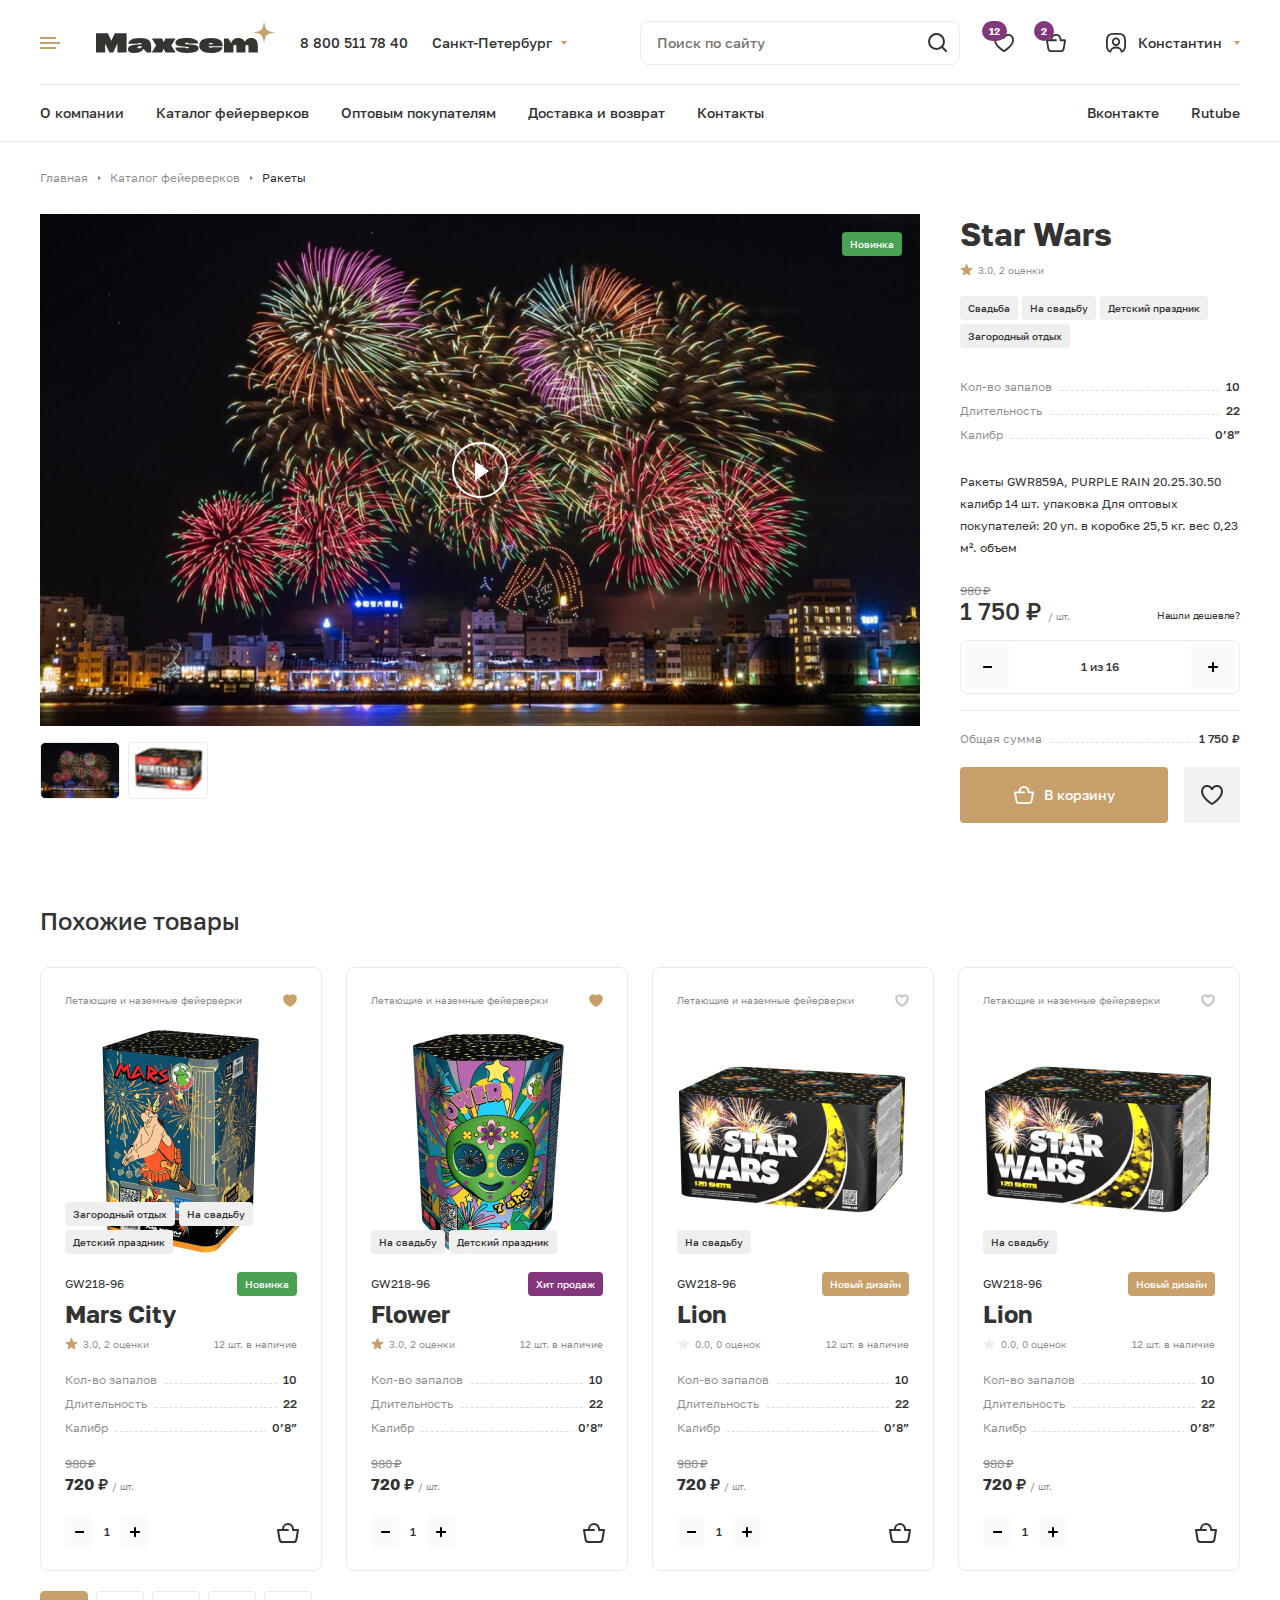
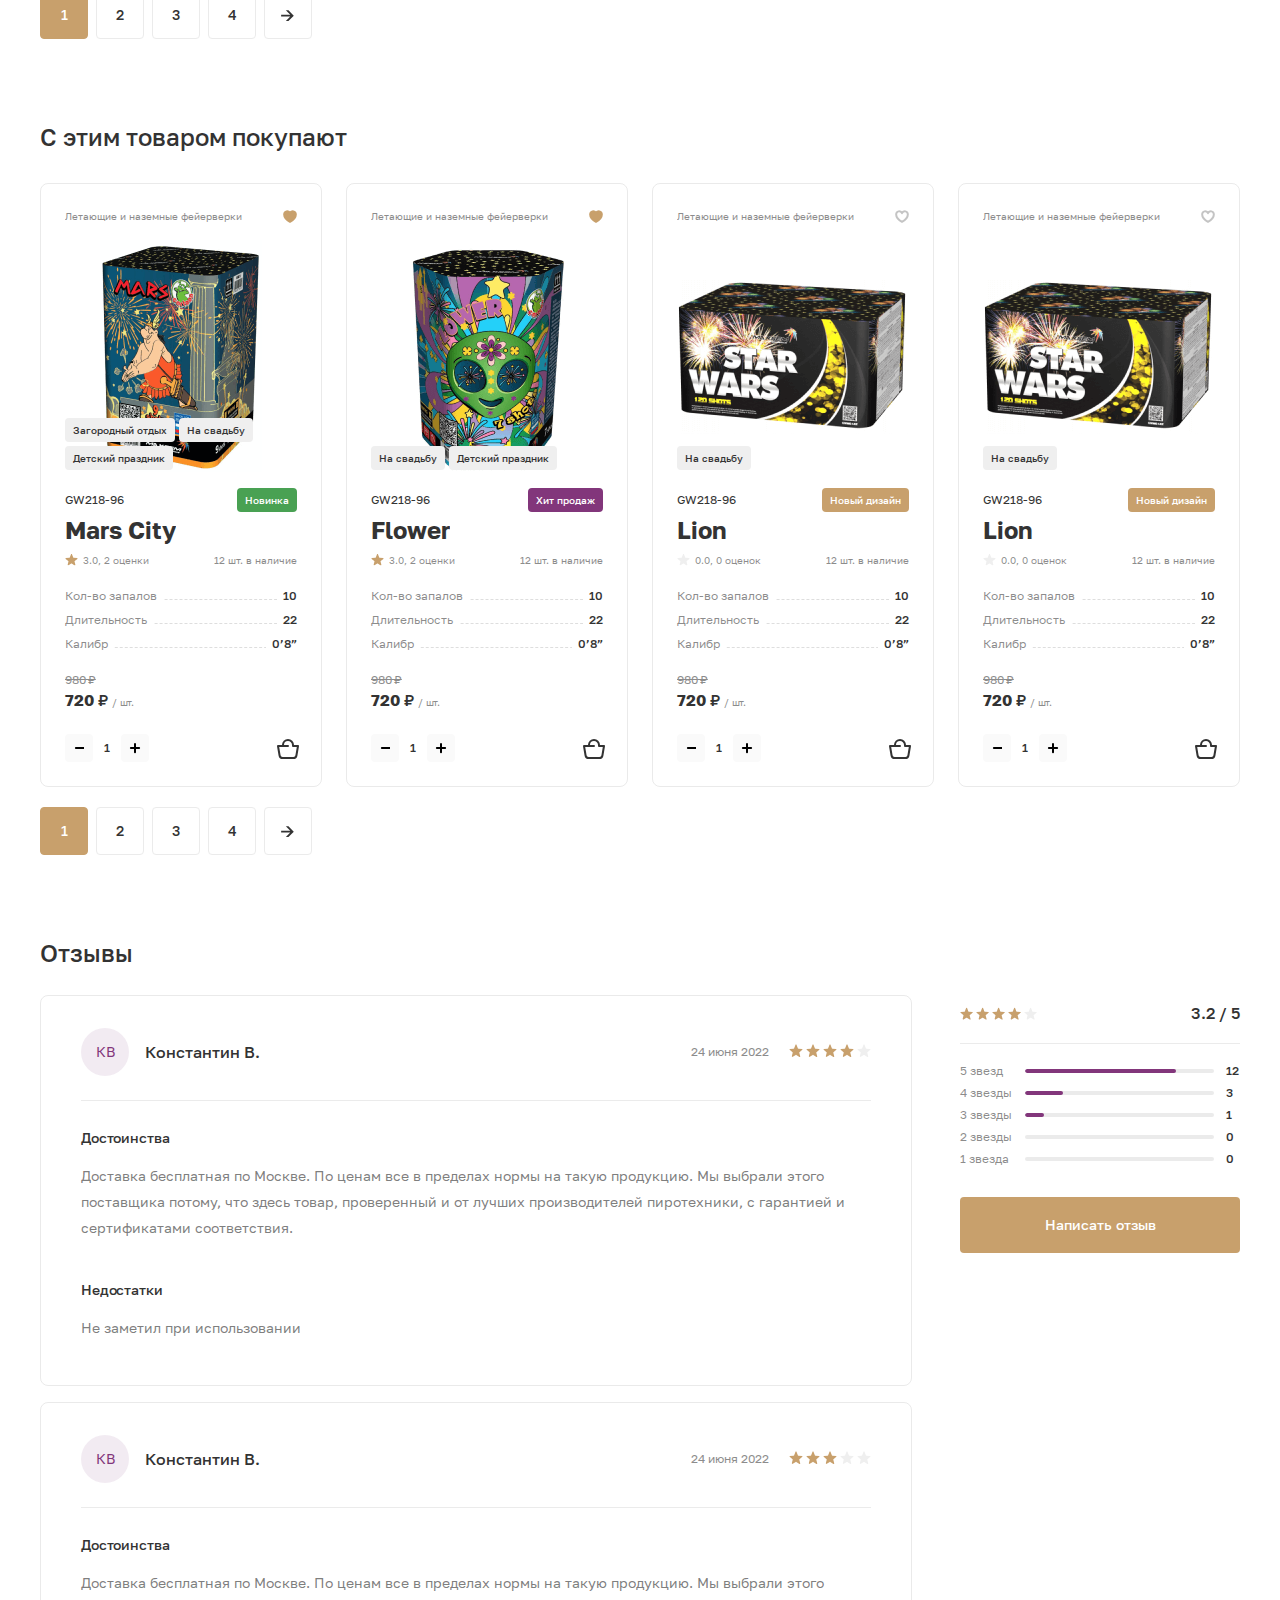
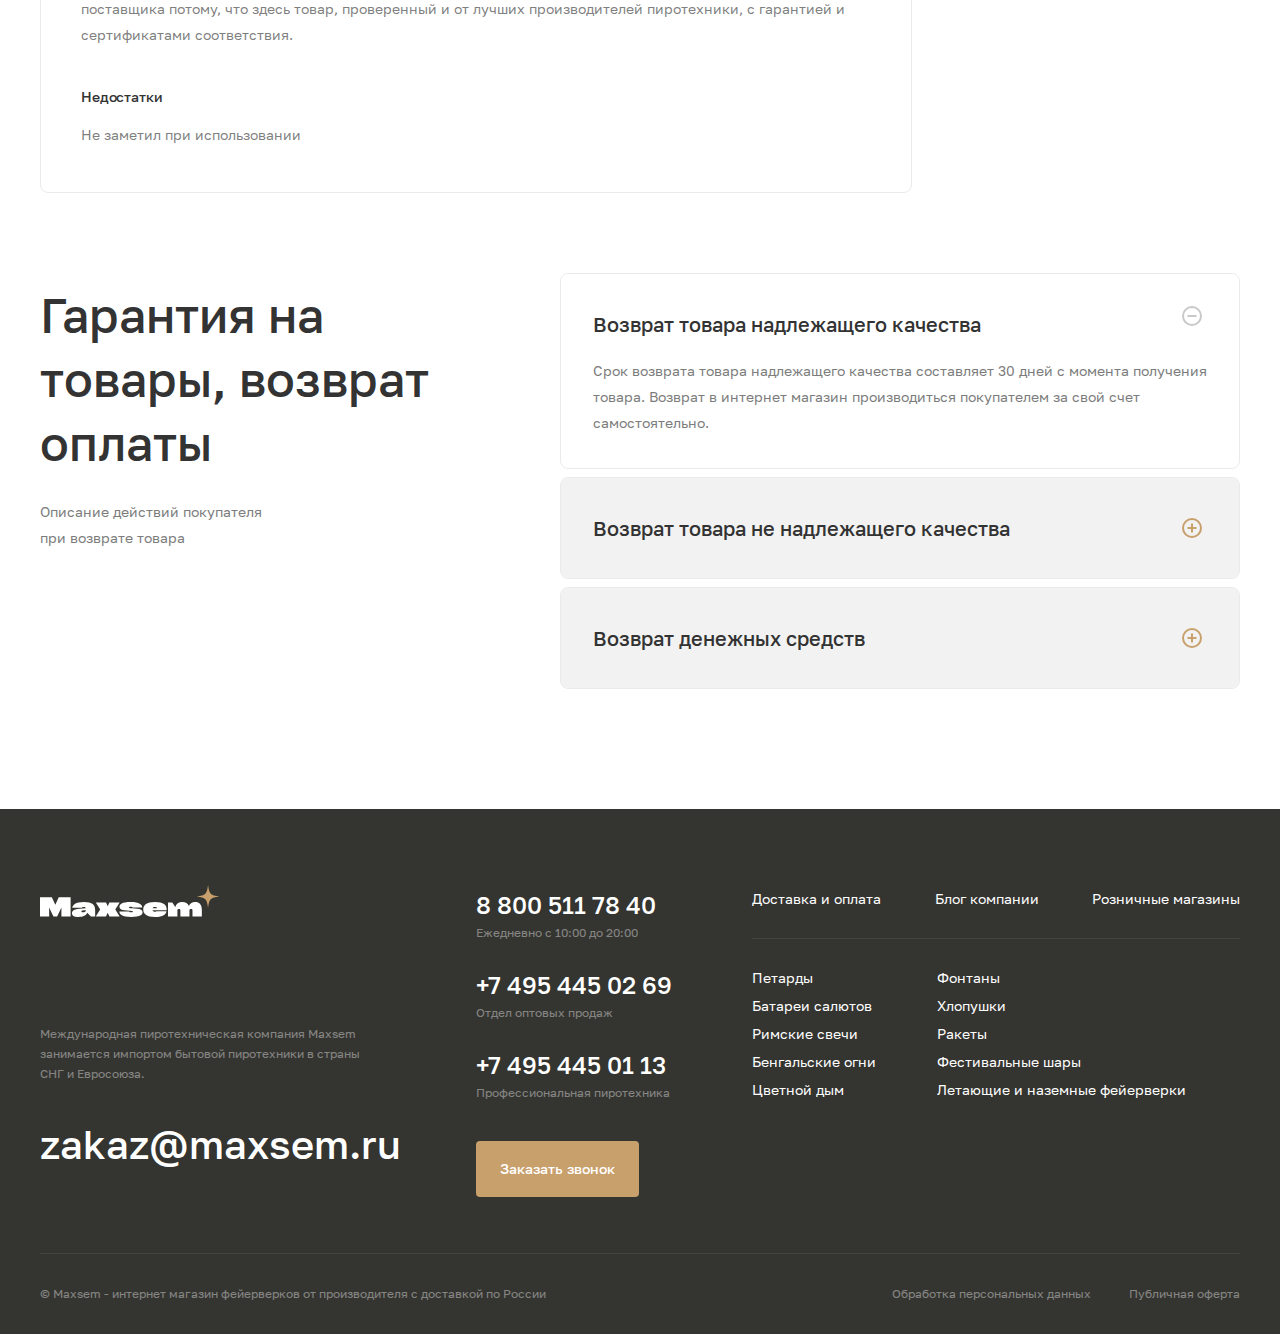
<file: product.html>
<!DOCTYPE html>
<html lang="ru-RU">
<head>
	<title>Maxem</title>
	<meta name="viewport" content="width=device-width, initial-scale=1.0">
	<meta http-equiv="Content-Type" content="text/html; charset=utf-8" />
	<meta http-equiv="Cache-control" content="public">
	<meta name="description" content="Maxem" />
	<link rel="stylesheet" href="style.css" />

	<!-- Favicon -->
	<link rel="apple-touch-icon" sizes="76x76" href="images/favicon/apple-touch-icon.png">
	<link rel="icon" type="image/png" sizes="32x32" href="images/favicon/favicon-32x32.png">
	<link rel="icon" type="image/png" sizes="16x16" href="images/favicon/favicon-16x16.png">
	<link rel="manifest" href="images/favicon/site.webmanifest">
	<link rel="mask-icon" href="images/favicon/safari-pinned-tab.svg" color="#5bbad5">
</head>

<body class="page-product">
	<div class="overflow">

		<!-- Header START -->
		<header class="header">
			<div class="container">
				<div class="header__top">

					<div class="header__side-left">
						<div class="burger">
							<div class="burger__line">
								<span></span>
							</div>
						</div>
						<a class="logo" href="#">
							<img class="logo__img" src="images/pics/logo.svg" alt="logo">
						</a>
						<div class="header__wrplaces">
							<a class="header__phone" href="tel:88005117840">8 800 511 78 40</a>
							<div class="header__cities">
								<div class="header__cities-main">Санкт-Петербург</div>
								<form class="h-cities">
									<div class="h-cities__wrsearch">
										<input class="h-cities__search" type="text" placeholder="Введите название города">
									</div>
									<ul class="h-cities__ul">
										<li class="h-cities__li">Москва</li>
										<li class="h-cities__li">Санкт-Петербург</li>
										<li class="h-cities__li">Чебоксары</li>
										<li class="h-cities__li">Воронеж</li>
										<li class="h-cities__li h-cities__li--exit">Выйти</li>
									</ul>
								</form>
							</div>
						</div>
					</div>

					<div class="header__side-right">
						<form class="header-searh__form" action="">
							<input class="header-searh__form-inp" type="text" placeholder="Поиск по сайту">
							<input class="header-searh__form-submit" type="submit">
							<span class="header-searh__form-trigger"></span>
						</form>
						<a class="header__icon header__icon--favorite" href="#">
							<span class="header__icon-numb">12</span>
						</a>
						<a class="header__icon header__icon--basket" href="#">
							<span class="header__icon-numb">2</span>
						</a>
						<div class="profile">
							<a class="profile-account hide" href="#">
								<span>Личный кабинет</span>
							</a>
							<div class="profile-log">
								<div class="profile-log__name">
									<span>Константин</span>
								</div>
								<div class="profile-log__menu">
									<ul class="profile-log__menu-ul">
										<li class="profile-log__menu-li">
											<a class="profile-log__menu-link" href="#">Мои заказы</a>
										</li>
										<li class="profile-log__menu-li">
											<a class="profile-log__menu-link" href="#">Профиль заказов</a>
										</li>
										<li class="profile-log__menu-li">
											<a class="profile-log__menu-link" href="#">Настройка аккаунта</a>
										</li>
										<li class="profile-log__menu-li">
											<a class="profile-log__menu-link" href="#">Выйти</a>
										</li>
									</ul>
								</div>
							</div>
						</div>
					</div> 
				</div>
				<div class="header__wrapper">
					<div class="header__wrnav">
						<div class="container">
							<div class="header__nav">
								<div class="header__company">
									<a class="header__nav-maintlt" href="#">Компания</a>
									<ul class="header__nav-ul">
										<li class="header__nav-li">
											<a class="header__nav-link" href="#">О компании</a>
										</li>
										<li class="header__nav-li">
											<a class="header__nav-link" href="#">Оптовым покупателям</a>
										</li>
										<li class="header__nav-li">
											<a class="header__nav-link" href="#">Доставка и возврат</a>
										</li>
										<li class="header__nav-li">
											<a class="header__nav-link" href="#">Контакты</a>
										</li>
										<li class="header__nav-li">
											<a class="header__nav-link" href="#">Блог</a>
										</li>
										<li class="header__nav-li">
											<a class="header__nav-link" href="#">Вконтакте</a>
										</li>
										<li class="header__nav-li">
											<a class="header__nav-link" href="#">Rutube</a>
										</li>
									</ul>
								</div>
								<div class="header__catalog">
									<a class="header__nav-maintlt" href="#">Каталог фейерверков</a>
									<ul class="header__nav-ul header__catalog--ul">
										<li class="header__nav-li">
											<a class="header__nav-link" href="#">Батареи салютов</a>
											<ul>
												<li>
													<a href="#">Катюши</a>
												</li>
												<li>
													<a href="#">Комбинированные салюты</a>
												</li>
												<li>
													<a href="#">Крупные салюты</a>
												</li>
												<li>
													<a href="#">Малые салюты</a>
												</li>
												<li>
													<a href="#">Мини салюты</a>
												</li>
												<li>
													<a href="#">Средние салюты</a>
												</li>
												<li>
													<a href="#">Супер салюты</a>
												</li>
											</ul>
										</li>
										<li class="header__nav-li">
											<a class="header__nav-link" href="#">Хлопушки пневматические</a>
										</li>
										<li class="header__nav-li">
											<a class="header__nav-link" href="#">Бенгальские огни</a>
										</li>
										<li class="header__nav-li">
											<a class="header__nav-link" href="#">Летающие и наземные фейерверки</a>
										</li>
										<li class="header__nav-li">
											<a class="header__nav-link" href="#">Петарды</a>
										</li>
										<li class="header__nav-li">
											<a class="header__nav-link" href="#">Ракеты</a>
										</li>
										<li class="header__nav-li">
											<a class="header__nav-link" href="#">Римские свечи</a>
										</li>
										<li class="header__nav-li">
											<a class="header__nav-link" href="#">Фестивальные шары</a>
										</li>
										<li class="header__nav-li">
											<a class="header__nav-link" href="#">Фонтаны</a>
										</li>
										<li class="header__nav-li">
											<a class="header__nav-link" href="#">Цветные дымы</a>
										</li>
									</ul>
								</div>
							</div>
						</div>
					</div>
				</div>
				<div class="header__bottom">
					<nav class="main-menu">
						<ul class="main-menu__ul">
							<li class="main-menu__li">
								<a class="main-menu__link" href="#">О компании</a>
							</li>
							<li class="main-menu__li">
								<a class="main-menu__link" href="#">Каталог фейерверков</a>
							</li>
							<li class="main-menu__li">
								<a class="main-menu__link" href="#">Оптовым покупателям</a>
							</li>
							<li class="main-menu__li">
								<a class="main-menu__link" href="#">Доставка и возврат</a>
							</li>
							<li class="main-menu__li">
								<a class="main-menu__link" href="#">Контакты</a>
							</li>
						</ul>
					</nav>

					<div class="soc-menu">
						<ul class="soc-menu__ul">
							<li class="soc-menu__li">
								<a class="soc-menu__link" href="#">Вконтакте</a>
							</li>
							<li class="soc-menu__li">
								<a class="soc-menu__link" href="#">Rutube</a>
							</li>
						</ul>
					</div>
				</div>
			</div>
		</header>
		<!-- Header END -->

		<!-- Карточка товара START -->
		<div class="p-product">
			<div class="container">
				<div class="p-product__inner">
					<div class="breadcrumbs">
						<ul class="breadcrumbs-ul">
							<li class="breadcrumbs-li">
								<a class="breadcrumbs-link" href="#">Главная</a>
							</li>
							<li class="breadcrumbs-li">
								<a class="breadcrumbs-link" href="#">Каталог фейерверков</a>
							</li>
							<li class="breadcrumbs-li">
								Ракеты
							</li>
						</ul>
					</div>
				</div>

				<div class="p-product__content">
					<div class="p-product__pics">
						<div class="p-product__pic">
							<div class="p-product__pic-slider">
								<div class="p-product__pic-item">
									<a class="p-product__pic-image p-product__pic-image--video" href="#" style="background-image: url(images/pics/product-slider-1.jpg);">
									</a>
								</div>
								<div class="p-product__pic-item">
									<a class="p-product__pic-image" href="#" style="background-image: url(images/pics/product-slider-2.jpg);">
									</a>
								</div>
							</div>
							<div class="p-product__pic-labels">
								<div class="p-product__pic-label">Новинка</div>
							</div>
						</div>
						<div class="p-product__thumb">
							<div class="p-product__thumb-writem">
								<div class="p-product__thumb-item">
									<img class="p-product__thumb-img" src="images/pics/product-min-1.jpg" alt="">
								</div>
							</div>
							<div class="p-product__thumb-writem">
								<div class="p-product__thumb-item">
									<img class="p-product__thumb-img" src="images/pics/product-min-2.jpg" alt="">
								</div>
							</div>
						</div>
					</div>
					<div class="p-product__desc">
						<h1 class="p-product__h1 title">Star Wars</h1>
						<a class="product__rating p-product__rating active" href="#">
 							<span class="product__rating-numb">3.0</span>, 
 							<span class="product__rating-rate">2</span> оценки
 						</a>
 						<div class="p-product__events">
 							<div class="p-product__events-item">Свадьба</div>
 							<div class="p-product__events-item">На свадьбу</div>
 							<div class="p-product__events-item">Детский праздник</div>
 							<div class="p-product__events-item">Загородный отдых</div>
 						</div>
 						<div class="product__feature p-product__feature">
 							<div class="product__feature-line">
 								<div class="product__feature-name">Кол-во запалов</div>
 								<div class="product__feature-numb">10</div>
 							</div>
 							<div class="product__feature-line">
 								<div class="product__feature-name">Длительность</div>
 								<div class="product__feature-numb">22</div>
 							</div>
 							<div class="product__feature-line">
 								<div class="product__feature-name">Калибр</div>
 								<div class="product__feature-numb">0’8”</div>
 							</div>
 						</div>
 						<div class="product__info">
 							<p>Ракеты GWR859A, PURPLE RAIN 20.25.30.50 калибр 14 шт. упаковка Для оптовых покупателей: 20 уп. в коробке 25,5 кг. вес 0,23 м². объем</p>
 						</div>
 						<div class="p-product__cust">
	 						<div class="p-product__prices">
	 							<div class="p-product__prices-main">
	 								<div class="p-product__prices-old">980 ₽</div>
	 								<div class="p-product__prices-new">
	 									<strong class="p-product__prices-strong">1 750</strong><strong> ₽</strong>
	 									<span>/ шт.</span>
	 								</div>
	 							</div>
	 							<a class="p-product__prices-cheaper" href="#">Нашли дешевле?</a>
	 						</div>
	 						<div class="product__action p-product__action">
								<form class="product__action-numeric">
	                            	<span class="product__action-minus">
		                            	<svg width="10" height="12" viewBox="0 0 10 12" fill="none" xmlns="http://www.w3.org/2000/svg">
											<path d="M1.875 6H10.125" stroke="black" stroke-width="2" stroke-linecap="round" stroke-linejoin="round"></path>
										</svg>
		                            </span>

		                            <input class="product__action-chislo" type="text" value="1" name="chislos-product" tabindex="0">

		                            <div class="p-product__action-numb">
		                            	<div class="p-product__action-focus">1</div>
		                            	<div class="p-product__action-from">из</div>
		                            	<div class="p-product__action-all">16</div>
		                            </div>

		                            <span class="product__action-plus">
										<svg width="12" height="12" viewBox="0 0 12 12" fill="none" xmlns="http://www.w3.org/2000/svg">
											<path d="M1.875 6H10.125" stroke="black" stroke-width="2" stroke-linecap="round" stroke-linejoin="round"></path>
											<path d="M6 1.875V10.125" stroke="black" stroke-width="2" stroke-linecap="round" stroke-linejoin="round"></path>
										</svg>
		                            </span>
		                        </form>
							</div>
						</div>
						<div class="p-product__total">
							<div class="p-product__summ">
								<div class="p-product__summ-name">Общая сумма</div>
								<div class="p-product__summ-price"><span>1 750</span> ₽</div>
							</div>
							<div class="p-product__move">
								<div class="p-product__move-culc">
									<div class="product__action">
		 								<form class="product__action-numeric">
				                            <span class="product__action-minus">
				                            	<svg width="10" height="12" viewBox="0 0 10 12" fill="none" xmlns="http://www.w3.org/2000/svg">
													<path d="M1.875 6H10.125" stroke="black" stroke-width="2" stroke-linecap="round" stroke-linejoin="round"></path>
												</svg>
				                            </span>
				                            <input class="product__action-chislo" type="text" value="1" name="chislos" tabindex="0">
				                            <span class="product__action-plus">
												<svg width="12" height="12" viewBox="0 0 12 12" fill="none" xmlns="http://www.w3.org/2000/svg">
													<path d="M1.875 6H10.125" stroke="black" stroke-width="2" stroke-linecap="round" stroke-linejoin="round"></path>
													<path d="M6 1.875V10.125" stroke="black" stroke-width="2" stroke-linecap="round" stroke-linejoin="round"></path>
												</svg>
				                            </span>
				                        </form>
			 						</div>
								</div>
								<div class="p-product__move-cut">
									<div class="p-product__basket btn"><span>В корзину</span></div>
									<div class="p-product__favorite">
										<svg width="22" height="20" viewBox="0 0 22 20" fill="none" xmlns="http://www.w3.org/2000/svg">
											<path d="M11 19C11 19 1 13.2727 1 6.31819C1.0002 5.08901 1.41665 3.89784 2.17855 2.94719C2.94044 1.99655 4.00074 1.34512 5.17919 1.10365C6.35764 0.862185 7.58148 1.04559 8.64265 1.62268C9.70383 2.19977 10.5368 3.13492 11 4.26915L11 4.26916C11.4632 3.13493 12.2962 2.19977 13.3573 1.62268C14.4185 1.04559 15.6424 0.862186 16.8208 1.10365C17.9993 1.34512 19.0596 1.99655 19.8215 2.94719C20.5833 3.89784 20.9998 5.08901 21 6.31819C21 13.2727 11 19 11 19Z" stroke="#333333" stroke-width="2" stroke-linecap="round" stroke-linejoin="round"/>
										</svg>
									</div>
								</div>
							</div>
						</div>

					</div>
				</div>
			</div>
		<!-- Карточка товара END -->

		<!-- Допы START -->
		<div class="extra extra--tune">
			<div class="container">
				<div class="extra__inner">
					<h2 class="extra__title title">Похожие товары</h2>
					<div class="catalog__list extra-catalog">
				 		<div class="product extra-catalog__product">
				 			<div class="product__inn">
				 				<div class="product__main">
				 					<div class="product__high">
				 						<a class="product__high-name" href="#">Летающие и наземные фейерверки</a>
				 						<div class="product__high-like active">
				 							<svg viewBox="0 0 14 14" fill="none" xmlns="http://www.w3.org/2000/svg">
												<path d="M7.00033 12.833C7.00033 12.833 1.16699 9.4921 1.16699 5.43528C1.16711 4.71826 1.41004 4.02341 1.85448 3.46887C2.29891 2.91433 2.91742 2.53433 3.60485 2.39347C4.29228 2.25262 5.00619 2.3596 5.62521 2.69624C6.24422 3.03287 6.73014 3.57838 7.00033 4.24001L7.00032 4.24002C7.27051 3.57838 7.75642 3.03288 8.37544 2.69624C8.99446 2.3596 9.70837 2.25262 10.3958 2.39347C11.0832 2.53433 11.7017 2.91433 12.1462 3.46887C12.5906 4.02341 12.8335 4.71826 12.8337 5.43528C12.8337 9.4921 7.00033 12.833 7.00033 12.833Z" stroke="#333333" stroke-width="2" stroke-linecap="round" stroke-linejoin="round"/>
											</svg>
				 						</div>
				 					</div>
				 					<a class="product__wrimage" href="#">
				 						<img class="product__img" src="images/pics/list-product-1.png" alt="">
					 					<div class="product__lebels">
					 						<div class="product__lebels-item">Загородный отдых</div>
					 						<div class="product__lebels-item">На свадьбу</div>
					 						<div class="product__lebels-item">Детский праздник</div>
					 					</div>
				 					</a>
				 				</div>

				 				<div class="product__details">
				 					<div class="product__grab">
				 						<div class="product__vendor">GW218-96</div>
				 						<div class="product__label">Новинка</div>
				 					</div>
				 					<a class="product__title" href="#">Mars City</a>
				 					<div class="product__mates">
				 						<a class="product__rating active" href="#">
				 							<span class="product__rating-numb">3.0</span>, 
				 							<span class="product__rating-rate">2</span> оценки
				 						</a>
				 						<div class="product__store">
				 							<span>12</span> шт. в наличие
				 						</div>
			 						</div>
			 						<div class="product__feature">
			 							<div class="product__feature-line">
			 								<div class="product__feature-name">Кол-во запалов</div>
			 								<div class="product__feature-numb">10</div>
			 							</div>
			 							<div class="product__feature-line">
			 								<div class="product__feature-name">Длительность</div>
			 								<div class="product__feature-numb">22</div>
			 							</div>
			 							<div class="product__feature-line">
			 								<div class="product__feature-name">Калибр</div>
			 								<div class="product__feature-numb">0’8”</div>
			 							</div>
			 						</div>
			 						<div class="product__price">
			 							<div class="product__price-cross">
			 								<span>980</span> ₽
			 							</div>
			 							<div class="product__price-main">
			 								<strong>720</strong> ₽ <span>/ шт.</span>
			 							</div>
			 						</div>
			 						<div class="product__action">
		 								<form class="product__action-numeric">
				                            <span class="product__action-minus">
				                            	<svg width="10" height="12" viewBox="0 0 10 12" fill="none" xmlns="http://www.w3.org/2000/svg">
													<path d="M1.875 6H10.125" stroke="black" stroke-width="2" stroke-linecap="round" stroke-linejoin="round"/>
												</svg>
				                            </span>
				                            <input class="product__action-chislo" type="text" value="1" name="chislos" tabindex="0">
				                            <span class="product__action-plus">
												<svg width="12" height="12" viewBox="0 0 12 12" fill="none" xmlns="http://www.w3.org/2000/svg">
													<path d="M1.875 6H10.125" stroke="black" stroke-width="2" stroke-linecap="round" stroke-linejoin="round"/>
													<path d="M6 1.875V10.125" stroke="black" stroke-width="2" stroke-linecap="round" stroke-linejoin="round"/>
												</svg>
				                            </span>
				                        </form>
			 							<a class="product__action-basket" href="#">
			 								<svg width="22" height="20" viewBox="0 0 22 20" fill="none" xmlns="http://www.w3.org/2000/svg">
												<path d="M11 7H6M6 7H1L2.5822 16.4932C2.82329 17.9398 4.07486 19 5.54138 19H16.4586C17.9251 19 19.1767 17.9398 19.4178 16.4932L21 7H16V6C16 3.23858 13.7614 1 11 1V1C8.23858 1 6 3.23858 6 6V7Z" stroke="#333333" stroke-width="2" stroke-linecap="round" stroke-linejoin="round"/>
											</svg>
			 							</a>
			 						</div>
				 				</div>
				 			</div>
				 		</div>

				 		<div class="product extra-catalog__product">
				 			<div class="product__inn">
				 				<div class="product__main">
				 					<div class="product__high">
				 						<a class="product__high-name" href="#">Летающие и наземные фейерверки</a>
				 						<div class="product__high-like active">
				 							<svg viewBox="0 0 14 14" fill="none" xmlns="http://www.w3.org/2000/svg">
												<path d="M7.00033 12.833C7.00033 12.833 1.16699 9.4921 1.16699 5.43528C1.16711 4.71826 1.41004 4.02341 1.85448 3.46887C2.29891 2.91433 2.91742 2.53433 3.60485 2.39347C4.29228 2.25262 5.00619 2.3596 5.62521 2.69624C6.24422 3.03287 6.73014 3.57838 7.00033 4.24001L7.00032 4.24002C7.27051 3.57838 7.75642 3.03288 8.37544 2.69624C8.99446 2.3596 9.70837 2.25262 10.3958 2.39347C11.0832 2.53433 11.7017 2.91433 12.1462 3.46887C12.5906 4.02341 12.8335 4.71826 12.8337 5.43528C12.8337 9.4921 7.00033 12.833 7.00033 12.833Z" stroke="#333333" stroke-width="2" stroke-linecap="round" stroke-linejoin="round"/>
											</svg>
				 						</div>
				 					</div>
				 					<a class="product__wrimage" href="#">
				 						<img class="product__img" src="images/pics/list-product-2.png" alt="">
					 					<div class="product__lebels">
					 						<div class="product__lebels-item">На свадьбу</div>
					 						<div class="product__lebels-item">Детский праздник</div>
					 					</div>
				 					</a>
				 				</div>

				 				<div class="product__details">
				 					<div class="product__grab">
				 						<div class="product__vendor">GW218-96</div>
				 						<div class="product__label product__label--hit">Хит продаж</div>
				 					</div>
				 					<a class="product__title" href="#">Flower</a>
				 					<div class="product__mates">
				 						<a class="product__rating active" href="#">
				 							<span class="product__rating-numb">3.0</span>, 
				 							<span class="product__rating-rate">2</span> оценки
				 						</a>
				 						<div class="product__store">
				 							<span>12</span> шт. в наличие
				 						</div>
			 						</div>
			 						<div class="product__feature">
			 							<div class="product__feature-line">
			 								<div class="product__feature-name">Кол-во запалов</div>
			 								<div class="product__feature-numb">10</div>
			 							</div>
			 							<div class="product__feature-line">
			 								<div class="product__feature-name">Длительность</div>
			 								<div class="product__feature-numb">22</div>
			 							</div>
			 							<div class="product__feature-line">
			 								<div class="product__feature-name">Калибр</div>
			 								<div class="product__feature-numb">0’8”</div>
			 							</div>
			 						</div>
			 						<div class="product__price">
			 							<div class="product__price-cross">
			 								<span>980</span> ₽
			 							</div>
			 							<div class="product__price-main">
			 								<strong>720</strong> ₽ <span>/ шт.</span>
			 							</div>
			 						</div>
			 						<div class="product__action">
		 								<form class="product__action-numeric">
				                            <span class="product__action-minus">
				                            	<svg width="10" height="12" viewBox="0 0 10 12" fill="none" xmlns="http://www.w3.org/2000/svg">
													<path d="M1.875 6H10.125" stroke="black" stroke-width="2" stroke-linecap="round" stroke-linejoin="round"/>
												</svg>
				                            </span>
				                            <input class="product__action-chislo" type="text" value="1" name="chislos" tabindex="0">
				                            <span class="product__action-plus">
												<svg width="12" height="12" viewBox="0 0 12 12" fill="none" xmlns="http://www.w3.org/2000/svg">
													<path d="M1.875 6H10.125" stroke="black" stroke-width="2" stroke-linecap="round" stroke-linejoin="round"/>
													<path d="M6 1.875V10.125" stroke="black" stroke-width="2" stroke-linecap="round" stroke-linejoin="round"/>
												</svg>
				                            </span>
				                        </form>
			 							<a class="product__action-basket" href="#">
			 								<svg width="22" height="20" viewBox="0 0 22 20" fill="none" xmlns="http://www.w3.org/2000/svg">
												<path d="M11 7H6M6 7H1L2.5822 16.4932C2.82329 17.9398 4.07486 19 5.54138 19H16.4586C17.9251 19 19.1767 17.9398 19.4178 16.4932L21 7H16V6C16 3.23858 13.7614 1 11 1V1C8.23858 1 6 3.23858 6 6V7Z" stroke="#333333" stroke-width="2" stroke-linecap="round" stroke-linejoin="round"/>
											</svg>
			 							</a>
			 						</div>
				 				</div>
				 			</div>
				 		</div>

				 		<div class="product extra-catalog__product">
				 			<div class="product__inn">
				 				<div class="product__main">
				 					<div class="product__high">
				 						<a class="product__high-name" href="#">Летающие и наземные фейерверки</a>
				 						<div class="product__high-like">
				 							<svg viewBox="0 0 14 14" fill="none" xmlns="http://www.w3.org/2000/svg">
												<path d="M7.00033 12.833C7.00033 12.833 1.16699 9.4921 1.16699 5.43528C1.16711 4.71826 1.41004 4.02341 1.85448 3.46887C2.29891 2.91433 2.91742 2.53433 3.60485 2.39347C4.29228 2.25262 5.00619 2.3596 5.62521 2.69624C6.24422 3.03287 6.73014 3.57838 7.00033 4.24001L7.00032 4.24002C7.27051 3.57838 7.75642 3.03288 8.37544 2.69624C8.99446 2.3596 9.70837 2.25262 10.3958 2.39347C11.0832 2.53433 11.7017 2.91433 12.1462 3.46887C12.5906 4.02341 12.8335 4.71826 12.8337 5.43528C12.8337 9.4921 7.00033 12.833 7.00033 12.833Z" stroke="#333333" stroke-width="2" stroke-linecap="round" stroke-linejoin="round"/>
											</svg>
				 						</div>
				 					</div>
				 					<a class="product__wrimage" href="#">
				 						<img class="product__img" src="images/pics/list-product-3.png" alt="">
					 					<div class="product__lebels">
					 						<div class="product__lebels-item">На свадьбу</div>
					 					</div>
				 					</a>
				 				</div>

				 				<div class="product__details">
				 					<div class="product__grab">
				 						<div class="product__vendor">GW218-96</div>
				 						<div class="product__label product__label--newdes">Новый дизайн</div>
				 					</div>
				 					<a class="product__title" href="#">Lion</a>
				 					<div class="product__mates">
				 						<a class="product__rating" href="#">
				 							<span class="product__rating-numb">0.0</span>, 
				 							<span class="product__rating-rate">0</span> оценок
				 						</a>
				 						<div class="product__store">
				 							<span>12</span> шт. в наличие
				 						</div>
			 						</div>
			 						<div class="product__feature">
			 							<div class="product__feature-line">
			 								<div class="product__feature-name">Кол-во запалов</div>
			 								<div class="product__feature-numb">10</div>
			 							</div>
			 							<div class="product__feature-line">
			 								<div class="product__feature-name">Длительность</div>
			 								<div class="product__feature-numb">22</div>
			 							</div>
			 							<div class="product__feature-line">
			 								<div class="product__feature-name">Калибр</div>
			 								<div class="product__feature-numb">0’8”</div>
			 							</div>
			 						</div>
			 						<div class="product__price">
			 							<div class="product__price-cross">
			 								<span>980</span> ₽
			 							</div>
			 							<div class="product__price-main">
			 								<strong>720</strong> ₽ <span>/ шт.</span>
			 							</div>
			 						</div>
			 						<div class="product__action">
		 								<form class="product__action-numeric">
				                            <span class="product__action-minus">
				                            	<svg width="10" height="12" viewBox="0 0 10 12" fill="none" xmlns="http://www.w3.org/2000/svg">
													<path d="M1.875 6H10.125" stroke="black" stroke-width="2" stroke-linecap="round" stroke-linejoin="round"/>
												</svg>
				                            </span>
				                            <input class="product__action-chislo" type="text" value="1" name="chislos" tabindex="0">
				                            <span class="product__action-plus">
												<svg width="12" height="12" viewBox="0 0 12 12" fill="none" xmlns="http://www.w3.org/2000/svg">
													<path d="M1.875 6H10.125" stroke="black" stroke-width="2" stroke-linecap="round" stroke-linejoin="round"/>
													<path d="M6 1.875V10.125" stroke="black" stroke-width="2" stroke-linecap="round" stroke-linejoin="round"/>
												</svg>
				                            </span>
				                        </form>
			 							<a class="product__action-basket" href="#">
			 								<svg width="22" height="20" viewBox="0 0 22 20" fill="none" xmlns="http://www.w3.org/2000/svg">
												<path d="M11 7H6M6 7H1L2.5822 16.4932C2.82329 17.9398 4.07486 19 5.54138 19H16.4586C17.9251 19 19.1767 17.9398 19.4178 16.4932L21 7H16V6C16 3.23858 13.7614 1 11 1V1C8.23858 1 6 3.23858 6 6V7Z" stroke="#333333" stroke-width="2" stroke-linecap="round" stroke-linejoin="round"/>
											</svg>
			 							</a>
			 						</div>
				 				</div>
				 			</div>
				 		</div>

				 		<div class="product extra-catalog__product">
				 			<div class="product__inn">
				 				<div class="product__main">
				 					<div class="product__high">
				 						<a class="product__high-name" href="#">Летающие и наземные фейерверки</a>
				 						<div class="product__high-like">
				 							<svg viewBox="0 0 14 14" fill="none" xmlns="http://www.w3.org/2000/svg">
												<path d="M7.00033 12.833C7.00033 12.833 1.16699 9.4921 1.16699 5.43528C1.16711 4.71826 1.41004 4.02341 1.85448 3.46887C2.29891 2.91433 2.91742 2.53433 3.60485 2.39347C4.29228 2.25262 5.00619 2.3596 5.62521 2.69624C6.24422 3.03287 6.73014 3.57838 7.00033 4.24001L7.00032 4.24002C7.27051 3.57838 7.75642 3.03288 8.37544 2.69624C8.99446 2.3596 9.70837 2.25262 10.3958 2.39347C11.0832 2.53433 11.7017 2.91433 12.1462 3.46887C12.5906 4.02341 12.8335 4.71826 12.8337 5.43528C12.8337 9.4921 7.00033 12.833 7.00033 12.833Z" stroke="#333333" stroke-width="2" stroke-linecap="round" stroke-linejoin="round"/>
											</svg>
				 						</div>
				 					</div>
				 					<a class="product__wrimage" href="#">
				 						<img class="product__img" src="images/pics/list-product-3.png" alt="">
					 					<div class="product__lebels">
					 						<div class="product__lebels-item">На свадьбу</div>
					 					</div>
				 					</a>
				 				</div>

				 				<div class="product__details">
				 					<div class="product__grab">
				 						<div class="product__vendor">GW218-96</div>
				 						<div class="product__label product__label--newdes">Новый дизайн</div>
				 					</div>
				 					<a class="product__title" href="#">Lion</a>
				 					<div class="product__mates">
				 						<a class="product__rating" href="#">
				 							<span class="product__rating-numb">0.0</span>, 
				 							<span class="product__rating-rate">0</span> оценок
				 						</a>
				 						<div class="product__store">
				 							<span>12</span> шт. в наличие
				 						</div>
			 						</div>
			 						<div class="product__feature">
			 							<div class="product__feature-line">
			 								<div class="product__feature-name">Кол-во запалов</div>
			 								<div class="product__feature-numb">10</div>
			 							</div>
			 							<div class="product__feature-line">
			 								<div class="product__feature-name">Длительность</div>
			 								<div class="product__feature-numb">22</div>
			 							</div>
			 							<div class="product__feature-line">
			 								<div class="product__feature-name">Калибр</div>
			 								<div class="product__feature-numb">0’8”</div>
			 							</div>
			 						</div>
			 						<div class="product__price">
			 							<div class="product__price-cross">
			 								<span>980</span> ₽
			 							</div>
			 							<div class="product__price-main">
			 								<strong>720</strong> ₽ <span>/ шт.</span>
			 							</div>
			 						</div>
			 						<div class="product__action">
		 								<form class="product__action-numeric">
				                            <span class="product__action-minus">
				                            	<svg width="10" height="12" viewBox="0 0 10 12" fill="none" xmlns="http://www.w3.org/2000/svg">
													<path d="M1.875 6H10.125" stroke="black" stroke-width="2" stroke-linecap="round" stroke-linejoin="round"/>
												</svg>
				                            </span>
				                            <input class="product__action-chislo" type="text" value="1" name="chislos" tabindex="0">
				                            <span class="product__action-plus">
												<svg width="12" height="12" viewBox="0 0 12 12" fill="none" xmlns="http://www.w3.org/2000/svg">
													<path d="M1.875 6H10.125" stroke="black" stroke-width="2" stroke-linecap="round" stroke-linejoin="round"/>
													<path d="M6 1.875V10.125" stroke="black" stroke-width="2" stroke-linecap="round" stroke-linejoin="round"/>
												</svg>
				                            </span>
				                        </form>
			 							<a class="product__action-basket" href="#">
			 								<svg width="22" height="20" viewBox="0 0 22 20" fill="none" xmlns="http://www.w3.org/2000/svg">
												<path d="M11 7H6M6 7H1L2.5822 16.4932C2.82329 17.9398 4.07486 19 5.54138 19H16.4586C17.9251 19 19.1767 17.9398 19.4178 16.4932L21 7H16V6C16 3.23858 13.7614 1 11 1V1C8.23858 1 6 3.23858 6 6V7Z" stroke="#333333" stroke-width="2" stroke-linecap="round" stroke-linejoin="round"/>
											</svg>
			 							</a>
			 						</div>
				 				</div>
				 			</div>
				 		</div>
				 	</div>
					<div class="catalog__breadcrumbs">
				 		<ul class="catalog__breadcrumbs-ul">
				 			<li class="catalog__breadcrumbs-li active">
				 				<a class="catalog__breadcrumbs-link" href="#">1</a>
				 			</li>
				 			<li class="catalog__breadcrumbs-li">
				 				<a class="catalog__breadcrumbs-link" href="#">2</a>
				 			</li>
				 			<li class="catalog__breadcrumbs-li">
				 				<a class="catalog__breadcrumbs-link" href="#">3</a>
				 			</li>
				 			<li class="catalog__breadcrumbs-li">
				 				<a class="catalog__breadcrumbs-link" href="#">4</a>
				 			</li>
				 			<li class="catalog__breadcrumbs-li catalog__breadcrumbs--arrow catalog__breadcrumbs--right">
				 				<a class="catalog__breadcrumbs-link" href="#"></a>
				 			</li>
				 		</ul>
				 	</div>
				</div>
			</div>
		</div>
		<!-- Допы END -->

		<!-- Допы START -->
		<div class="extra extra--tune">
			<div class="container">
				<div class="extra__inner">
					<h2 class="extra__title title">С этим товаром покупают</h2>
					<div class="catalog__list extra-catalog">
				 		<div class="product extra-catalog__product">
				 			<div class="product__inn">
				 				<div class="product__main">
				 					<div class="product__high">
				 						<a class="product__high-name" href="#">Летающие и наземные фейерверки</a>
				 						<div class="product__high-like active">
				 							<svg viewBox="0 0 14 14" fill="none" xmlns="http://www.w3.org/2000/svg">
												<path d="M7.00033 12.833C7.00033 12.833 1.16699 9.4921 1.16699 5.43528C1.16711 4.71826 1.41004 4.02341 1.85448 3.46887C2.29891 2.91433 2.91742 2.53433 3.60485 2.39347C4.29228 2.25262 5.00619 2.3596 5.62521 2.69624C6.24422 3.03287 6.73014 3.57838 7.00033 4.24001L7.00032 4.24002C7.27051 3.57838 7.75642 3.03288 8.37544 2.69624C8.99446 2.3596 9.70837 2.25262 10.3958 2.39347C11.0832 2.53433 11.7017 2.91433 12.1462 3.46887C12.5906 4.02341 12.8335 4.71826 12.8337 5.43528C12.8337 9.4921 7.00033 12.833 7.00033 12.833Z" stroke="#333333" stroke-width="2" stroke-linecap="round" stroke-linejoin="round"/>
											</svg>
				 						</div>
				 					</div>
				 					<a class="product__wrimage" href="#">
				 						<img class="product__img" src="images/pics/list-product-1.png" alt="">
					 					<div class="product__lebels">
					 						<div class="product__lebels-item">Загородный отдых</div>
					 						<div class="product__lebels-item">На свадьбу</div>
					 						<div class="product__lebels-item">Детский праздник</div>
					 					</div>
				 					</a>
				 				</div>

				 				<div class="product__details">
				 					<div class="product__grab">
				 						<div class="product__vendor">GW218-96</div>
				 						<div class="product__label">Новинка</div>
				 					</div>
				 					<a class="product__title" href="#">Mars City</a>
				 					<div class="product__mates">
				 						<a class="product__rating active" href="#">
				 							<span class="product__rating-numb">3.0</span>, 
				 							<span class="product__rating-rate">2</span> оценки
				 						</a>
				 						<div class="product__store">
				 							<span>12</span> шт. в наличие
				 						</div>
			 						</div>
			 						<div class="product__feature">
			 							<div class="product__feature-line">
			 								<div class="product__feature-name">Кол-во запалов</div>
			 								<div class="product__feature-numb">10</div>
			 							</div>
			 							<div class="product__feature-line">
			 								<div class="product__feature-name">Длительность</div>
			 								<div class="product__feature-numb">22</div>
			 							</div>
			 							<div class="product__feature-line">
			 								<div class="product__feature-name">Калибр</div>
			 								<div class="product__feature-numb">0’8”</div>
			 							</div>
			 						</div>
			 						<div class="product__price">
			 							<div class="product__price-cross">
			 								<span>980</span> ₽
			 							</div>
			 							<div class="product__price-main">
			 								<strong>720</strong> ₽ <span>/ шт.</span>
			 							</div>
			 						</div>
			 						<div class="product__action">
		 								<form class="product__action-numeric">
				                            <span class="product__action-minus">
				                            	<svg width="10" height="12" viewBox="0 0 10 12" fill="none" xmlns="http://www.w3.org/2000/svg">
													<path d="M1.875 6H10.125" stroke="black" stroke-width="2" stroke-linecap="round" stroke-linejoin="round"/>
												</svg>
				                            </span>
				                            <input class="product__action-chislo" type="text" value="1" name="chislos" tabindex="0">
				                            <span class="product__action-plus">
												<svg width="12" height="12" viewBox="0 0 12 12" fill="none" xmlns="http://www.w3.org/2000/svg">
													<path d="M1.875 6H10.125" stroke="black" stroke-width="2" stroke-linecap="round" stroke-linejoin="round"/>
													<path d="M6 1.875V10.125" stroke="black" stroke-width="2" stroke-linecap="round" stroke-linejoin="round"/>
												</svg>
				                            </span>
				                        </form>
			 							<a class="product__action-basket" href="#">
			 								<svg width="22" height="20" viewBox="0 0 22 20" fill="none" xmlns="http://www.w3.org/2000/svg">
												<path d="M11 7H6M6 7H1L2.5822 16.4932C2.82329 17.9398 4.07486 19 5.54138 19H16.4586C17.9251 19 19.1767 17.9398 19.4178 16.4932L21 7H16V6C16 3.23858 13.7614 1 11 1V1C8.23858 1 6 3.23858 6 6V7Z" stroke="#333333" stroke-width="2" stroke-linecap="round" stroke-linejoin="round"/>
											</svg>
			 							</a>
			 						</div>
				 				</div>
				 			</div>
				 		</div>

				 		<div class="product extra-catalog__product">
				 			<div class="product__inn">
				 				<div class="product__main">
				 					<div class="product__high">
				 						<a class="product__high-name" href="#">Летающие и наземные фейерверки</a>
				 						<div class="product__high-like active">
				 							<svg viewBox="0 0 14 14" fill="none" xmlns="http://www.w3.org/2000/svg">
												<path d="M7.00033 12.833C7.00033 12.833 1.16699 9.4921 1.16699 5.43528C1.16711 4.71826 1.41004 4.02341 1.85448 3.46887C2.29891 2.91433 2.91742 2.53433 3.60485 2.39347C4.29228 2.25262 5.00619 2.3596 5.62521 2.69624C6.24422 3.03287 6.73014 3.57838 7.00033 4.24001L7.00032 4.24002C7.27051 3.57838 7.75642 3.03288 8.37544 2.69624C8.99446 2.3596 9.70837 2.25262 10.3958 2.39347C11.0832 2.53433 11.7017 2.91433 12.1462 3.46887C12.5906 4.02341 12.8335 4.71826 12.8337 5.43528C12.8337 9.4921 7.00033 12.833 7.00033 12.833Z" stroke="#333333" stroke-width="2" stroke-linecap="round" stroke-linejoin="round"/>
											</svg>
				 						</div>
				 					</div>
				 					<a class="product__wrimage" href="#">
				 						<img class="product__img" src="images/pics/list-product-2.png" alt="">
					 					<div class="product__lebels">
					 						<div class="product__lebels-item">На свадьбу</div>
					 						<div class="product__lebels-item">Детский праздник</div>
					 					</div>
				 					</a>
				 				</div>

				 				<div class="product__details">
				 					<div class="product__grab">
				 						<div class="product__vendor">GW218-96</div>
				 						<div class="product__label product__label--hit">Хит продаж</div>
				 					</div>
				 					<a class="product__title" href="#">Flower</a>
				 					<div class="product__mates">
				 						<a class="product__rating active" href="#">
				 							<span class="product__rating-numb">3.0</span>, 
				 							<span class="product__rating-rate">2</span> оценки
				 						</a>
				 						<div class="product__store">
				 							<span>12</span> шт. в наличие
				 						</div>
			 						</div>
			 						<div class="product__feature">
			 							<div class="product__feature-line">
			 								<div class="product__feature-name">Кол-во запалов</div>
			 								<div class="product__feature-numb">10</div>
			 							</div>
			 							<div class="product__feature-line">
			 								<div class="product__feature-name">Длительность</div>
			 								<div class="product__feature-numb">22</div>
			 							</div>
			 							<div class="product__feature-line">
			 								<div class="product__feature-name">Калибр</div>
			 								<div class="product__feature-numb">0’8”</div>
			 							</div>
			 						</div>
			 						<div class="product__price">
			 							<div class="product__price-cross">
			 								<span>980</span> ₽
			 							</div>
			 							<div class="product__price-main">
			 								<strong>720</strong> ₽ <span>/ шт.</span>
			 							</div>
			 						</div>
			 						<div class="product__action">
		 								<form class="product__action-numeric">
				                            <span class="product__action-minus">
				                            	<svg width="10" height="12" viewBox="0 0 10 12" fill="none" xmlns="http://www.w3.org/2000/svg">
													<path d="M1.875 6H10.125" stroke="black" stroke-width="2" stroke-linecap="round" stroke-linejoin="round"/>
												</svg>
				                            </span>
				                            <input class="product__action-chislo" type="text" value="1" name="chislos" tabindex="0">
				                            <span class="product__action-plus">
												<svg width="12" height="12" viewBox="0 0 12 12" fill="none" xmlns="http://www.w3.org/2000/svg">
													<path d="M1.875 6H10.125" stroke="black" stroke-width="2" stroke-linecap="round" stroke-linejoin="round"/>
													<path d="M6 1.875V10.125" stroke="black" stroke-width="2" stroke-linecap="round" stroke-linejoin="round"/>
												</svg>
				                            </span>
				                        </form>
			 							<a class="product__action-basket" href="#">
			 								<svg width="22" height="20" viewBox="0 0 22 20" fill="none" xmlns="http://www.w3.org/2000/svg">
												<path d="M11 7H6M6 7H1L2.5822 16.4932C2.82329 17.9398 4.07486 19 5.54138 19H16.4586C17.9251 19 19.1767 17.9398 19.4178 16.4932L21 7H16V6C16 3.23858 13.7614 1 11 1V1C8.23858 1 6 3.23858 6 6V7Z" stroke="#333333" stroke-width="2" stroke-linecap="round" stroke-linejoin="round"/>
											</svg>
			 							</a>
			 						</div>
				 				</div>
				 			</div>
				 		</div>

				 		<div class="product extra-catalog__product">
				 			<div class="product__inn">
				 				<div class="product__main">
				 					<div class="product__high">
				 						<a class="product__high-name" href="#">Летающие и наземные фейерверки</a>
				 						<div class="product__high-like">
				 							<svg viewBox="0 0 14 14" fill="none" xmlns="http://www.w3.org/2000/svg">
												<path d="M7.00033 12.833C7.00033 12.833 1.16699 9.4921 1.16699 5.43528C1.16711 4.71826 1.41004 4.02341 1.85448 3.46887C2.29891 2.91433 2.91742 2.53433 3.60485 2.39347C4.29228 2.25262 5.00619 2.3596 5.62521 2.69624C6.24422 3.03287 6.73014 3.57838 7.00033 4.24001L7.00032 4.24002C7.27051 3.57838 7.75642 3.03288 8.37544 2.69624C8.99446 2.3596 9.70837 2.25262 10.3958 2.39347C11.0832 2.53433 11.7017 2.91433 12.1462 3.46887C12.5906 4.02341 12.8335 4.71826 12.8337 5.43528C12.8337 9.4921 7.00033 12.833 7.00033 12.833Z" stroke="#333333" stroke-width="2" stroke-linecap="round" stroke-linejoin="round"/>
											</svg>
				 						</div>
				 					</div>
				 					<a class="product__wrimage" href="#">
				 						<img class="product__img" src="images/pics/list-product-3.png" alt="">
					 					<div class="product__lebels">
					 						<div class="product__lebels-item">На свадьбу</div>
					 					</div>
				 					</a>
				 				</div>

				 				<div class="product__details">
				 					<div class="product__grab">
				 						<div class="product__vendor">GW218-96</div>
				 						<div class="product__label product__label--newdes">Новый дизайн</div>
				 					</div>
				 					<a class="product__title" href="#">Lion</a>
				 					<div class="product__mates">
				 						<a class="product__rating" href="#">
				 							<span class="product__rating-numb">0.0</span>, 
				 							<span class="product__rating-rate">0</span> оценок
				 						</a>
				 						<div class="product__store">
				 							<span>12</span> шт. в наличие
				 						</div>
			 						</div>
			 						<div class="product__feature">
			 							<div class="product__feature-line">
			 								<div class="product__feature-name">Кол-во запалов</div>
			 								<div class="product__feature-numb">10</div>
			 							</div>
			 							<div class="product__feature-line">
			 								<div class="product__feature-name">Длительность</div>
			 								<div class="product__feature-numb">22</div>
			 							</div>
			 							<div class="product__feature-line">
			 								<div class="product__feature-name">Калибр</div>
			 								<div class="product__feature-numb">0’8”</div>
			 							</div>
			 						</div>
			 						<div class="product__price">
			 							<div class="product__price-cross">
			 								<span>980</span> ₽
			 							</div>
			 							<div class="product__price-main">
			 								<strong>720</strong> ₽ <span>/ шт.</span>
			 							</div>
			 						</div>
			 						<div class="product__action">
		 								<form class="product__action-numeric">
				                            <span class="product__action-minus">
				                            	<svg width="10" height="12" viewBox="0 0 10 12" fill="none" xmlns="http://www.w3.org/2000/svg">
													<path d="M1.875 6H10.125" stroke="black" stroke-width="2" stroke-linecap="round" stroke-linejoin="round"/>
												</svg>
				                            </span>
				                            <input class="product__action-chislo" type="text" value="1" name="chislos" tabindex="0">
				                            <span class="product__action-plus">
												<svg width="12" height="12" viewBox="0 0 12 12" fill="none" xmlns="http://www.w3.org/2000/svg">
													<path d="M1.875 6H10.125" stroke="black" stroke-width="2" stroke-linecap="round" stroke-linejoin="round"/>
													<path d="M6 1.875V10.125" stroke="black" stroke-width="2" stroke-linecap="round" stroke-linejoin="round"/>
												</svg>
				                            </span>
				                        </form>
			 							<a class="product__action-basket" href="#">
			 								<svg width="22" height="20" viewBox="0 0 22 20" fill="none" xmlns="http://www.w3.org/2000/svg">
												<path d="M11 7H6M6 7H1L2.5822 16.4932C2.82329 17.9398 4.07486 19 5.54138 19H16.4586C17.9251 19 19.1767 17.9398 19.4178 16.4932L21 7H16V6C16 3.23858 13.7614 1 11 1V1C8.23858 1 6 3.23858 6 6V7Z" stroke="#333333" stroke-width="2" stroke-linecap="round" stroke-linejoin="round"/>
											</svg>
			 							</a>
			 						</div>
				 				</div>
				 			</div>
				 		</div>

				 		<div class="product extra-catalog__product">
				 			<div class="product__inn">
				 				<div class="product__main">
				 					<div class="product__high">
				 						<a class="product__high-name" href="#">Летающие и наземные фейерверки</a>
				 						<div class="product__high-like">
				 							<svg viewBox="0 0 14 14" fill="none" xmlns="http://www.w3.org/2000/svg">
												<path d="M7.00033 12.833C7.00033 12.833 1.16699 9.4921 1.16699 5.43528C1.16711 4.71826 1.41004 4.02341 1.85448 3.46887C2.29891 2.91433 2.91742 2.53433 3.60485 2.39347C4.29228 2.25262 5.00619 2.3596 5.62521 2.69624C6.24422 3.03287 6.73014 3.57838 7.00033 4.24001L7.00032 4.24002C7.27051 3.57838 7.75642 3.03288 8.37544 2.69624C8.99446 2.3596 9.70837 2.25262 10.3958 2.39347C11.0832 2.53433 11.7017 2.91433 12.1462 3.46887C12.5906 4.02341 12.8335 4.71826 12.8337 5.43528C12.8337 9.4921 7.00033 12.833 7.00033 12.833Z" stroke="#333333" stroke-width="2" stroke-linecap="round" stroke-linejoin="round"/>
											</svg>
				 						</div>
				 					</div>
				 					<a class="product__wrimage" href="#">
				 						<img class="product__img" src="images/pics/list-product-3.png" alt="">
					 					<div class="product__lebels">
					 						<div class="product__lebels-item">На свадьбу</div>
					 					</div>
				 					</a>
				 				</div>

				 				<div class="product__details">
				 					<div class="product__grab">
				 						<div class="product__vendor">GW218-96</div>
				 						<div class="product__label product__label--newdes">Новый дизайн</div>
				 					</div>
				 					<a class="product__title" href="#">Lion</a>
				 					<div class="product__mates">
				 						<a class="product__rating" href="#">
				 							<span class="product__rating-numb">0.0</span>, 
				 							<span class="product__rating-rate">0</span> оценок
				 						</a>
				 						<div class="product__store">
				 							<span>12</span> шт. в наличие
				 						</div>
			 						</div>
			 						<div class="product__feature">
			 							<div class="product__feature-line">
			 								<div class="product__feature-name">Кол-во запалов</div>
			 								<div class="product__feature-numb">10</div>
			 							</div>
			 							<div class="product__feature-line">
			 								<div class="product__feature-name">Длительность</div>
			 								<div class="product__feature-numb">22</div>
			 							</div>
			 							<div class="product__feature-line">
			 								<div class="product__feature-name">Калибр</div>
			 								<div class="product__feature-numb">0’8”</div>
			 							</div>
			 						</div>
			 						<div class="product__price">
			 							<div class="product__price-cross">
			 								<span>980</span> ₽
			 							</div>
			 							<div class="product__price-main">
			 								<strong>720</strong> ₽ <span>/ шт.</span>
			 							</div>
			 						</div>
			 						<div class="product__action">
		 								<form class="product__action-numeric">
				                            <span class="product__action-minus">
				                            	<svg width="10" height="12" viewBox="0 0 10 12" fill="none" xmlns="http://www.w3.org/2000/svg">
													<path d="M1.875 6H10.125" stroke="black" stroke-width="2" stroke-linecap="round" stroke-linejoin="round"/>
												</svg>
				                            </span>
				                            <input class="product__action-chislo" type="text" value="1" name="chislos" tabindex="0">
				                            <span class="product__action-plus">
												<svg width="12" height="12" viewBox="0 0 12 12" fill="none" xmlns="http://www.w3.org/2000/svg">
													<path d="M1.875 6H10.125" stroke="black" stroke-width="2" stroke-linecap="round" stroke-linejoin="round"/>
													<path d="M6 1.875V10.125" stroke="black" stroke-width="2" stroke-linecap="round" stroke-linejoin="round"/>
												</svg>
				                            </span>
				                        </form>
			 							<a class="product__action-basket" href="#">
			 								<svg width="22" height="20" viewBox="0 0 22 20" fill="none" xmlns="http://www.w3.org/2000/svg">
												<path d="M11 7H6M6 7H1L2.5822 16.4932C2.82329 17.9398 4.07486 19 5.54138 19H16.4586C17.9251 19 19.1767 17.9398 19.4178 16.4932L21 7H16V6C16 3.23858 13.7614 1 11 1V1C8.23858 1 6 3.23858 6 6V7Z" stroke="#333333" stroke-width="2" stroke-linecap="round" stroke-linejoin="round"/>
											</svg>
			 							</a>
			 						</div>
				 				</div>
				 			</div>
				 		</div>
				 	</div>
					<div class="catalog__breadcrumbs">
				 		<ul class="catalog__breadcrumbs-ul">
				 			<li class="catalog__breadcrumbs-li active">
				 				<a class="catalog__breadcrumbs-link" href="#">1</a>
				 			</li>
				 			<li class="catalog__breadcrumbs-li">
				 				<a class="catalog__breadcrumbs-link" href="#">2</a>
				 			</li>
				 			<li class="catalog__breadcrumbs-li">
				 				<a class="catalog__breadcrumbs-link" href="#">3</a>
				 			</li>
				 			<li class="catalog__breadcrumbs-li">
				 				<a class="catalog__breadcrumbs-link" href="#">4</a>
				 			</li>
				 			<li class="catalog__breadcrumbs-li catalog__breadcrumbs--arrow catalog__breadcrumbs--right">
				 				<a class="catalog__breadcrumbs-link" href="#"></a>
				 			</li>
				 		</ul>
				 	</div>
				</div>
			</div>
		</div>
		<!-- Допы END -->

		<!-- Отзывы START -->
		<div class="reviews reviews--tune">
			<div class="container">
				<div class="reviews__inner">
					<h2 class="reviews__title title">Отзывы</h2>
					<div class="reviews__body">
						<div class="reviews__content">
							<div class="reviews__item">
								<div class="reviews__content-top">
									<div class="reviews__content-name">
										<div class="reviews__content-short">КВ</div>
										<div class="reviews__content-full">Константин В.</div>
									</div>
									<div class="reviews__content-data">
										<div class="reviews__content-date">24 июня 2022</div>
										<div class="reviews__rating">
											<div class="reviews__rating-item active">
												<svg width="14" height="13" viewBox="0 0 14 13" fill="none" xmlns="http://www.w3.org/2000/svg">
													<path d="M7.27569 10.9208L10.4279 12.9179C10.8308 13.1732 11.3311 12.7935 11.2115 12.3232L10.3008 8.74052C10.2752 8.64073 10.2782 8.53573 10.3096 8.4376C10.3409 8.33946 10.3994 8.25218 10.4781 8.18577L13.3049 5.83306C13.6763 5.52392 13.4846 4.90751 13.0074 4.87654L9.31588 4.63696C9.21645 4.62986 9.12109 4.59465 9.04089 4.53545C8.96069 4.47625 8.89896 4.39548 8.86289 4.30255L7.48612 0.835486C7.44869 0.736852 7.38215 0.651935 7.29532 0.592013C7.2085 0.532092 7.1055 0.5 7 0.5C6.89451 0.5 6.79151 0.532092 6.70468 0.592013C6.61786 0.651935 6.55131 0.736852 6.51389 0.835486L5.13712 4.30255C5.10104 4.39548 5.03932 4.47625 4.95912 4.53545C4.87892 4.59465 4.78355 4.62986 4.68412 4.63696L0.992627 4.87654C0.515435 4.90751 0.323731 5.52392 0.695149 5.83306L3.52186 8.18577C3.60063 8.25218 3.65907 8.33946 3.69044 8.4376C3.72181 8.53573 3.72485 8.64073 3.6992 8.74052L2.85459 12.063C2.71111 12.6274 3.31143 13.083 3.79495 12.7767L6.72431 10.9208C6.8067 10.8683 6.90234 10.8405 7 10.8405C7.09767 10.8405 7.19331 10.8683 7.27569 10.9208Z" fill="#EFEFEF"/>
												</svg>
											</div>
											<div class="reviews__rating-item active">
												<svg width="14" height="13" viewBox="0 0 14 13" fill="none" xmlns="http://www.w3.org/2000/svg">
													<path d="M7.27569 10.9208L10.4279 12.9179C10.8308 13.1732 11.3311 12.7935 11.2115 12.3232L10.3008 8.74052C10.2752 8.64073 10.2782 8.53573 10.3096 8.4376C10.3409 8.33946 10.3994 8.25218 10.4781 8.18577L13.3049 5.83306C13.6763 5.52392 13.4846 4.90751 13.0074 4.87654L9.31588 4.63696C9.21645 4.62986 9.12109 4.59465 9.04089 4.53545C8.96069 4.47625 8.89896 4.39548 8.86289 4.30255L7.48612 0.835486C7.44869 0.736852 7.38215 0.651935 7.29532 0.592013C7.2085 0.532092 7.1055 0.5 7 0.5C6.89451 0.5 6.79151 0.532092 6.70468 0.592013C6.61786 0.651935 6.55131 0.736852 6.51389 0.835486L5.13712 4.30255C5.10104 4.39548 5.03932 4.47625 4.95912 4.53545C4.87892 4.59465 4.78355 4.62986 4.68412 4.63696L0.992627 4.87654C0.515435 4.90751 0.323731 5.52392 0.695149 5.83306L3.52186 8.18577C3.60063 8.25218 3.65907 8.33946 3.69044 8.4376C3.72181 8.53573 3.72485 8.64073 3.6992 8.74052L2.85459 12.063C2.71111 12.6274 3.31143 13.083 3.79495 12.7767L6.72431 10.9208C6.8067 10.8683 6.90234 10.8405 7 10.8405C7.09767 10.8405 7.19331 10.8683 7.27569 10.9208Z" fill="#EFEFEF"/>
												</svg>
											</div>
											<div class="reviews__rating-item active">
												<svg width="14" height="13" viewBox="0 0 14 13" fill="none" xmlns="http://www.w3.org/2000/svg">
													<path d="M7.27569 10.9208L10.4279 12.9179C10.8308 13.1732 11.3311 12.7935 11.2115 12.3232L10.3008 8.74052C10.2752 8.64073 10.2782 8.53573 10.3096 8.4376C10.3409 8.33946 10.3994 8.25218 10.4781 8.18577L13.3049 5.83306C13.6763 5.52392 13.4846 4.90751 13.0074 4.87654L9.31588 4.63696C9.21645 4.62986 9.12109 4.59465 9.04089 4.53545C8.96069 4.47625 8.89896 4.39548 8.86289 4.30255L7.48612 0.835486C7.44869 0.736852 7.38215 0.651935 7.29532 0.592013C7.2085 0.532092 7.1055 0.5 7 0.5C6.89451 0.5 6.79151 0.532092 6.70468 0.592013C6.61786 0.651935 6.55131 0.736852 6.51389 0.835486L5.13712 4.30255C5.10104 4.39548 5.03932 4.47625 4.95912 4.53545C4.87892 4.59465 4.78355 4.62986 4.68412 4.63696L0.992627 4.87654C0.515435 4.90751 0.323731 5.52392 0.695149 5.83306L3.52186 8.18577C3.60063 8.25218 3.65907 8.33946 3.69044 8.4376C3.72181 8.53573 3.72485 8.64073 3.6992 8.74052L2.85459 12.063C2.71111 12.6274 3.31143 13.083 3.79495 12.7767L6.72431 10.9208C6.8067 10.8683 6.90234 10.8405 7 10.8405C7.09767 10.8405 7.19331 10.8683 7.27569 10.9208Z" fill="#EFEFEF"/>
												</svg>
											</div>
											<div class="reviews__rating-item active">
												<svg width="14" height="13" viewBox="0 0 14 13" fill="none" xmlns="http://www.w3.org/2000/svg">
													<path d="M7.27569 10.9208L10.4279 12.9179C10.8308 13.1732 11.3311 12.7935 11.2115 12.3232L10.3008 8.74052C10.2752 8.64073 10.2782 8.53573 10.3096 8.4376C10.3409 8.33946 10.3994 8.25218 10.4781 8.18577L13.3049 5.83306C13.6763 5.52392 13.4846 4.90751 13.0074 4.87654L9.31588 4.63696C9.21645 4.62986 9.12109 4.59465 9.04089 4.53545C8.96069 4.47625 8.89896 4.39548 8.86289 4.30255L7.48612 0.835486C7.44869 0.736852 7.38215 0.651935 7.29532 0.592013C7.2085 0.532092 7.1055 0.5 7 0.5C6.89451 0.5 6.79151 0.532092 6.70468 0.592013C6.61786 0.651935 6.55131 0.736852 6.51389 0.835486L5.13712 4.30255C5.10104 4.39548 5.03932 4.47625 4.95912 4.53545C4.87892 4.59465 4.78355 4.62986 4.68412 4.63696L0.992627 4.87654C0.515435 4.90751 0.323731 5.52392 0.695149 5.83306L3.52186 8.18577C3.60063 8.25218 3.65907 8.33946 3.69044 8.4376C3.72181 8.53573 3.72485 8.64073 3.6992 8.74052L2.85459 12.063C2.71111 12.6274 3.31143 13.083 3.79495 12.7767L6.72431 10.9208C6.8067 10.8683 6.90234 10.8405 7 10.8405C7.09767 10.8405 7.19331 10.8683 7.27569 10.9208Z" fill="#EFEFEF"/>
												</svg>
											</div>
											<div class="reviews__rating-item">
												<svg width="14" height="13" viewBox="0 0 14 13" fill="none" xmlns="http://www.w3.org/2000/svg">
													<path d="M7.27569 10.9208L10.4279 12.9179C10.8308 13.1732 11.3311 12.7935 11.2115 12.3232L10.3008 8.74052C10.2752 8.64073 10.2782 8.53573 10.3096 8.4376C10.3409 8.33946 10.3994 8.25218 10.4781 8.18577L13.3049 5.83306C13.6763 5.52392 13.4846 4.90751 13.0074 4.87654L9.31588 4.63696C9.21645 4.62986 9.12109 4.59465 9.04089 4.53545C8.96069 4.47625 8.89896 4.39548 8.86289 4.30255L7.48612 0.835486C7.44869 0.736852 7.38215 0.651935 7.29532 0.592013C7.2085 0.532092 7.1055 0.5 7 0.5C6.89451 0.5 6.79151 0.532092 6.70468 0.592013C6.61786 0.651935 6.55131 0.736852 6.51389 0.835486L5.13712 4.30255C5.10104 4.39548 5.03932 4.47625 4.95912 4.53545C4.87892 4.59465 4.78355 4.62986 4.68412 4.63696L0.992627 4.87654C0.515435 4.90751 0.323731 5.52392 0.695149 5.83306L3.52186 8.18577C3.60063 8.25218 3.65907 8.33946 3.69044 8.4376C3.72181 8.53573 3.72485 8.64073 3.6992 8.74052L2.85459 12.063C2.71111 12.6274 3.31143 13.083 3.79495 12.7767L6.72431 10.9208C6.8067 10.8683 6.90234 10.8405 7 10.8405C7.09767 10.8405 7.19331 10.8683 7.27569 10.9208Z" fill="#EFEFEF"/>
												</svg>
											</div>
										</div>
									</div>
								</div>
								<div class="reviews__content-bottom">
									<p><strong>Достоинства</strong></p>
									<p>Доставка бесплатная по Москве. По ценам все в пределах нормы на такую продукцию. Мы выбрали этого поставщика потому, что здесь товар, проверенный и от лучших производителей пиротехники, с гарантией и сертификатами соответствия.</p>
									<br />
									<p><strong>Недостатки</strong></p>
									<p>Не заметил при использовании</p>
								</div>
							</div>
							<div class="reviews__item">
								<div class="reviews__content-top">
									<div class="reviews__content-name">
										<div class="reviews__content-short">КВ</div>
										<div class="reviews__content-full">Константин В.</div>
									</div>
									<div class="reviews__content-data">
										<div class="reviews__content-date">24 июня 2022</div>
										<div class="reviews__rating">
											<div class="reviews__rating-item active">
												<svg width="14" height="13" viewBox="0 0 14 13" fill="none" xmlns="http://www.w3.org/2000/svg">
													<path d="M7.27569 10.9208L10.4279 12.9179C10.8308 13.1732 11.3311 12.7935 11.2115 12.3232L10.3008 8.74052C10.2752 8.64073 10.2782 8.53573 10.3096 8.4376C10.3409 8.33946 10.3994 8.25218 10.4781 8.18577L13.3049 5.83306C13.6763 5.52392 13.4846 4.90751 13.0074 4.87654L9.31588 4.63696C9.21645 4.62986 9.12109 4.59465 9.04089 4.53545C8.96069 4.47625 8.89896 4.39548 8.86289 4.30255L7.48612 0.835486C7.44869 0.736852 7.38215 0.651935 7.29532 0.592013C7.2085 0.532092 7.1055 0.5 7 0.5C6.89451 0.5 6.79151 0.532092 6.70468 0.592013C6.61786 0.651935 6.55131 0.736852 6.51389 0.835486L5.13712 4.30255C5.10104 4.39548 5.03932 4.47625 4.95912 4.53545C4.87892 4.59465 4.78355 4.62986 4.68412 4.63696L0.992627 4.87654C0.515435 4.90751 0.323731 5.52392 0.695149 5.83306L3.52186 8.18577C3.60063 8.25218 3.65907 8.33946 3.69044 8.4376C3.72181 8.53573 3.72485 8.64073 3.6992 8.74052L2.85459 12.063C2.71111 12.6274 3.31143 13.083 3.79495 12.7767L6.72431 10.9208C6.8067 10.8683 6.90234 10.8405 7 10.8405C7.09767 10.8405 7.19331 10.8683 7.27569 10.9208Z" fill="#EFEFEF"/>
												</svg>
											</div>
											<div class="reviews__rating-item active">
												<svg width="14" height="13" viewBox="0 0 14 13" fill="none" xmlns="http://www.w3.org/2000/svg">
													<path d="M7.27569 10.9208L10.4279 12.9179C10.8308 13.1732 11.3311 12.7935 11.2115 12.3232L10.3008 8.74052C10.2752 8.64073 10.2782 8.53573 10.3096 8.4376C10.3409 8.33946 10.3994 8.25218 10.4781 8.18577L13.3049 5.83306C13.6763 5.52392 13.4846 4.90751 13.0074 4.87654L9.31588 4.63696C9.21645 4.62986 9.12109 4.59465 9.04089 4.53545C8.96069 4.47625 8.89896 4.39548 8.86289 4.30255L7.48612 0.835486C7.44869 0.736852 7.38215 0.651935 7.29532 0.592013C7.2085 0.532092 7.1055 0.5 7 0.5C6.89451 0.5 6.79151 0.532092 6.70468 0.592013C6.61786 0.651935 6.55131 0.736852 6.51389 0.835486L5.13712 4.30255C5.10104 4.39548 5.03932 4.47625 4.95912 4.53545C4.87892 4.59465 4.78355 4.62986 4.68412 4.63696L0.992627 4.87654C0.515435 4.90751 0.323731 5.52392 0.695149 5.83306L3.52186 8.18577C3.60063 8.25218 3.65907 8.33946 3.69044 8.4376C3.72181 8.53573 3.72485 8.64073 3.6992 8.74052L2.85459 12.063C2.71111 12.6274 3.31143 13.083 3.79495 12.7767L6.72431 10.9208C6.8067 10.8683 6.90234 10.8405 7 10.8405C7.09767 10.8405 7.19331 10.8683 7.27569 10.9208Z" fill="#EFEFEF"/>
												</svg>
											</div>
											<div class="reviews__rating-item active">
												<svg width="14" height="13" viewBox="0 0 14 13" fill="none" xmlns="http://www.w3.org/2000/svg">
													<path d="M7.27569 10.9208L10.4279 12.9179C10.8308 13.1732 11.3311 12.7935 11.2115 12.3232L10.3008 8.74052C10.2752 8.64073 10.2782 8.53573 10.3096 8.4376C10.3409 8.33946 10.3994 8.25218 10.4781 8.18577L13.3049 5.83306C13.6763 5.52392 13.4846 4.90751 13.0074 4.87654L9.31588 4.63696C9.21645 4.62986 9.12109 4.59465 9.04089 4.53545C8.96069 4.47625 8.89896 4.39548 8.86289 4.30255L7.48612 0.835486C7.44869 0.736852 7.38215 0.651935 7.29532 0.592013C7.2085 0.532092 7.1055 0.5 7 0.5C6.89451 0.5 6.79151 0.532092 6.70468 0.592013C6.61786 0.651935 6.55131 0.736852 6.51389 0.835486L5.13712 4.30255C5.10104 4.39548 5.03932 4.47625 4.95912 4.53545C4.87892 4.59465 4.78355 4.62986 4.68412 4.63696L0.992627 4.87654C0.515435 4.90751 0.323731 5.52392 0.695149 5.83306L3.52186 8.18577C3.60063 8.25218 3.65907 8.33946 3.69044 8.4376C3.72181 8.53573 3.72485 8.64073 3.6992 8.74052L2.85459 12.063C2.71111 12.6274 3.31143 13.083 3.79495 12.7767L6.72431 10.9208C6.8067 10.8683 6.90234 10.8405 7 10.8405C7.09767 10.8405 7.19331 10.8683 7.27569 10.9208Z" fill="#EFEFEF"/>
												</svg>
											</div>
											<div class="reviews__rating-item">
												<svg width="14" height="13" viewBox="0 0 14 13" fill="none" xmlns="http://www.w3.org/2000/svg">
													<path d="M7.27569 10.9208L10.4279 12.9179C10.8308 13.1732 11.3311 12.7935 11.2115 12.3232L10.3008 8.74052C10.2752 8.64073 10.2782 8.53573 10.3096 8.4376C10.3409 8.33946 10.3994 8.25218 10.4781 8.18577L13.3049 5.83306C13.6763 5.52392 13.4846 4.90751 13.0074 4.87654L9.31588 4.63696C9.21645 4.62986 9.12109 4.59465 9.04089 4.53545C8.96069 4.47625 8.89896 4.39548 8.86289 4.30255L7.48612 0.835486C7.44869 0.736852 7.38215 0.651935 7.29532 0.592013C7.2085 0.532092 7.1055 0.5 7 0.5C6.89451 0.5 6.79151 0.532092 6.70468 0.592013C6.61786 0.651935 6.55131 0.736852 6.51389 0.835486L5.13712 4.30255C5.10104 4.39548 5.03932 4.47625 4.95912 4.53545C4.87892 4.59465 4.78355 4.62986 4.68412 4.63696L0.992627 4.87654C0.515435 4.90751 0.323731 5.52392 0.695149 5.83306L3.52186 8.18577C3.60063 8.25218 3.65907 8.33946 3.69044 8.4376C3.72181 8.53573 3.72485 8.64073 3.6992 8.74052L2.85459 12.063C2.71111 12.6274 3.31143 13.083 3.79495 12.7767L6.72431 10.9208C6.8067 10.8683 6.90234 10.8405 7 10.8405C7.09767 10.8405 7.19331 10.8683 7.27569 10.9208Z" fill="#EFEFEF"/>
												</svg>
											</div>
											<div class="reviews__rating-item">
												<svg width="14" height="13" viewBox="0 0 14 13" fill="none" xmlns="http://www.w3.org/2000/svg">
													<path d="M7.27569 10.9208L10.4279 12.9179C10.8308 13.1732 11.3311 12.7935 11.2115 12.3232L10.3008 8.74052C10.2752 8.64073 10.2782 8.53573 10.3096 8.4376C10.3409 8.33946 10.3994 8.25218 10.4781 8.18577L13.3049 5.83306C13.6763 5.52392 13.4846 4.90751 13.0074 4.87654L9.31588 4.63696C9.21645 4.62986 9.12109 4.59465 9.04089 4.53545C8.96069 4.47625 8.89896 4.39548 8.86289 4.30255L7.48612 0.835486C7.44869 0.736852 7.38215 0.651935 7.29532 0.592013C7.2085 0.532092 7.1055 0.5 7 0.5C6.89451 0.5 6.79151 0.532092 6.70468 0.592013C6.61786 0.651935 6.55131 0.736852 6.51389 0.835486L5.13712 4.30255C5.10104 4.39548 5.03932 4.47625 4.95912 4.53545C4.87892 4.59465 4.78355 4.62986 4.68412 4.63696L0.992627 4.87654C0.515435 4.90751 0.323731 5.52392 0.695149 5.83306L3.52186 8.18577C3.60063 8.25218 3.65907 8.33946 3.69044 8.4376C3.72181 8.53573 3.72485 8.64073 3.6992 8.74052L2.85459 12.063C2.71111 12.6274 3.31143 13.083 3.79495 12.7767L6.72431 10.9208C6.8067 10.8683 6.90234 10.8405 7 10.8405C7.09767 10.8405 7.19331 10.8683 7.27569 10.9208Z" fill="#EFEFEF"/>
												</svg>
											</div>
										</div>
									</div>
								</div>
								<div class="reviews__content-bottom">
									<p><strong>Достоинства</strong></p>
									<p>Доставка бесплатная по Москве. По ценам все в пределах нормы на такую продукцию. Мы выбрали этого поставщика потому, что здесь товар, проверенный и от лучших производителей пиротехники, с гарантией и сертификатами соответствия.</p>
									<br />
									<p><strong>Недостатки</strong></p>
									<p>Не заметил при использовании</p>
								</div>
							</div>
						</div>
						<div class="reviews__sidebar">
							<div class="reviews__ahead">
								<div class="rating">
									<div class="rating__item" style="width:80%"></div>
								</div>
								<div class="reviews__numb">
									<div class="reviews__numb-now">3.2</div>
									<div class="reviews__numb-slash">/</div>
									<div class="reviews__numb-from">5</div>
								</div>
							</div>
							<div class="reviews__wind">
								<div class="reviews__wind-item">
									<div class="reviews__wind-name">5 звезд</div>
									<div class="reviews__wind-line">
										<div class="reviews__wind-progress" style="width:80%"></div>
									</div>
									<div class="reviews__wind-numb">12</div>
								</div>
								<div class="reviews__wind-item">
									<div class="reviews__wind-name">4 звезды</div>
									<div class="reviews__wind-line">
										<div class="reviews__wind-progress" style="width:20%"></div>
									</div>
									<div class="reviews__wind-numb">3</div>
								</div>
								<div class="reviews__wind-item">
									<div class="reviews__wind-name">3 звезды</div>
									<div class="reviews__wind-line">
										<div class="reviews__wind-progress" style="width:10%"></div>
									</div>
									<div class="reviews__wind-numb">1</div>
								</div>
								<div class="reviews__wind-item">
									<div class="reviews__wind-name">2 звезды</div>
									<div class="reviews__wind-line">
										<div class="reviews__wind-progress" style="width:0%"></div>
									</div>
									<div class="reviews__wind-numb">0</div>
								</div>
								<div class="reviews__wind-item">
									<div class="reviews__wind-name">1 звезда</div>
									<div class="reviews__wind-line">
										<div class="reviews__wind-progress" style="width:0%"></div>
									</div>
									<div class="reviews__wind-numb">0</div>
								</div>
							</div>
							<a class="reviews__btn btn">Написать отзыв</a>
						</div>
					</div>
				</div>
			</div>
		</div>
		<!-- Отзывы END -->

		<!-- FAQ START -->
		<div class="faq faq--tune">
			<div class="container">
				<div class="faq__inner">
					<div class="faq__ahead">
						<h2 class="faq__title title">Гарантия на товары, возврат оплаты</h2>
						<div class="faq__subtlt">Описание действий покупателя при возврате товара</div>
					</div>
					<div class="faq__content">
						<div class="faq__item active">
							<div class="faq__item-tlt">Возврат товара надлежащего качества</div>
							<div class="faq__item-text">Срок возврата товара надлежащего качества составляет 30 дней с момента получения товара. Возврат в интернет магазин производиться покупателем за свой счет самостоятельно.</div>
						</div>
						<div class="faq__item">
							<div class="faq__item-tlt">Возврат товара не надлежащего качества</div>
							<div class="faq__item-text">Срок возврата товара надлежащего качества составляет 30 дней с момента получения товара. Возврат в интернет магазин производиться покупателем за свой счет самостоятельно.</div>
						</div>
						<div class="faq__item">
							<div class="faq__item-tlt">Возврат денежных средств</div>
							<div class="faq__item-text">Срок возврата товара надлежащего качества составляет 30 дней с момента получения товара. Возврат в интернет магазин производиться покупателем за свой счет самостоятельно.</div>
						</div>
					</div>
				</div>
			</div>
		</div>
		<!-- FAQ END -->
	</div>

		<footer class="footer">
			<div class="container">
				<div class="footer__inner">
					<div class="footer-top">
						<div class="footer-about footer--common">
							<div class="footer-about__logo">
								<img class="footer-about__logo" src="images/pics/logo-white.svg" alt="">
							</div>
							<div class="footer-about__txt">Международная пиротехническая компания Maxsem занимается импортом бытовой пиротехники в страны СНГ и Евросоюза.</div>
							<a class="footer-about__mail" href="mailto:zakaz@maxsem.ru">zakaz@maxsem.ru</a>
						</div>
						<div class="footer-contact footer--common">
							<div class="footer-contact__line">
								<a class="footer-contact__ph" href="tel:88005117840">8 800 511 78 40</a>
								<div class="footer-contact__txt">Ежедневно с 10:00 до 20:00</div>
							</div>
							<div class="footer-contact__line">
								<a class="footer-contact__ph" href="tel:+74954450269">+7 495 445 02 69</a>
								<div class="footer-contact__txt">Отдел оптовых продаж</div>
							</div>
							<div class="footer-contact__line">
								<a class="footer-contact__ph" href="tel:+74954450113">+7 495 445 01 13</a>
								<div class="footer-contact__txt">Профессиональная пиротехника</div>
							</div>
							<a href="#" class="footer-contact__btn btn">Заказать звонок</a>
						</div>
						<div class="footer-nav footer--common">
							<div class="footer-nav__top">
								<ul class="footer-nav__top-ul">
									<li class="footer-nav__top-li">
										<a class="footer-nav__top-link" href="#">Доставка и оплата</a>
									</li>
									<li class="footer-nav__top-li">
										<a class="footer-nav__top-link" href="#">Блог компании</a>
									</li>
									<li class="footer-nav__top-li">
										<a class="footer-nav__top-link" href="#">Розничные магазины</a>
									</li>
								</ul>
							</div>
							<div class="footer-nav__bottom">
								<ul class="footer-nav__bottom-ul">
									<li class="footer-nav__bottom-li">
										<a class="footer-nav__bottom-link" href="#">Петарды</a>
									</li>
									<li class="footer-nav__bottom-li">
										<a class="footer-nav__bottom-link" href="#">Батареи салютов</a>
									</li>
									<li class="footer-nav__bottom-li">
										<a class="footer-nav__bottom-link" href="#">Римские свечи</a>
									</li>
									<li class="footer-nav__bottom-li">
										<a class="footer-nav__bottom-link" href="#">Бенгальские огни</a>
									</li>
									<li class="footer-nav__bottom-li">
										<a class="footer-nav__bottom-link" href="#">Цветной дым</a>
									</li>
									<li class="footer-nav__bottom-li">
										<a class="footer-nav__bottom-link" href="#">Фонтаны</a>
									</li>
									<li class="footer-nav__bottom-li">
										<a class="footer-nav__bottom-link" href="#">Хлопушки</a>
									</li>
									<li class="footer-nav__bottom-li">
										<a class="footer-nav__bottom-link" href="#">Ракеты</a>
									</li>
									<li class="footer-nav__bottom-li">
										<a class="footer-nav__bottom-link" href="#">Фестивальные шары</a>
									</li>
									<li class="footer-nav__bottom-li">
										<a class="footer-nav__bottom-link" href="#">Летающие и наземные фейерверки</a>
									</li>
								</ul>
							</div>
						</div>
					</div>
					<div class="footer-bottom">
						<div class="footer-bottom__copyright">© Maxsem - интернет магазин фейерверков от производителя с доставкой по России</div>
						<div class="footer-bottom__data">
							<a class="footer-bottom__data-ident" href="#">Обработка персональных данных</a>
							<a class="footer-bottom__data-ofert" href="#">Публичная оферта</a>
						</div>
					</div>
				</div>
			</div>
		</footer>
	</div>

	<link rel="stylesheet" href="css/responsive.css" />
	<link rel="stylesheet" href="fonts/fonts.css" />
	<link rel="stylesheet" href="css/slick.min.css" />
	<script src='js/jquery-3.5.1.min.js'></script>
	<script src="js/slick.min.js"></script>
	<script src="js/jquery.inputmask.js"></script>
	<script src="js/template.js"></script>
	
</body>
</html>
</file>
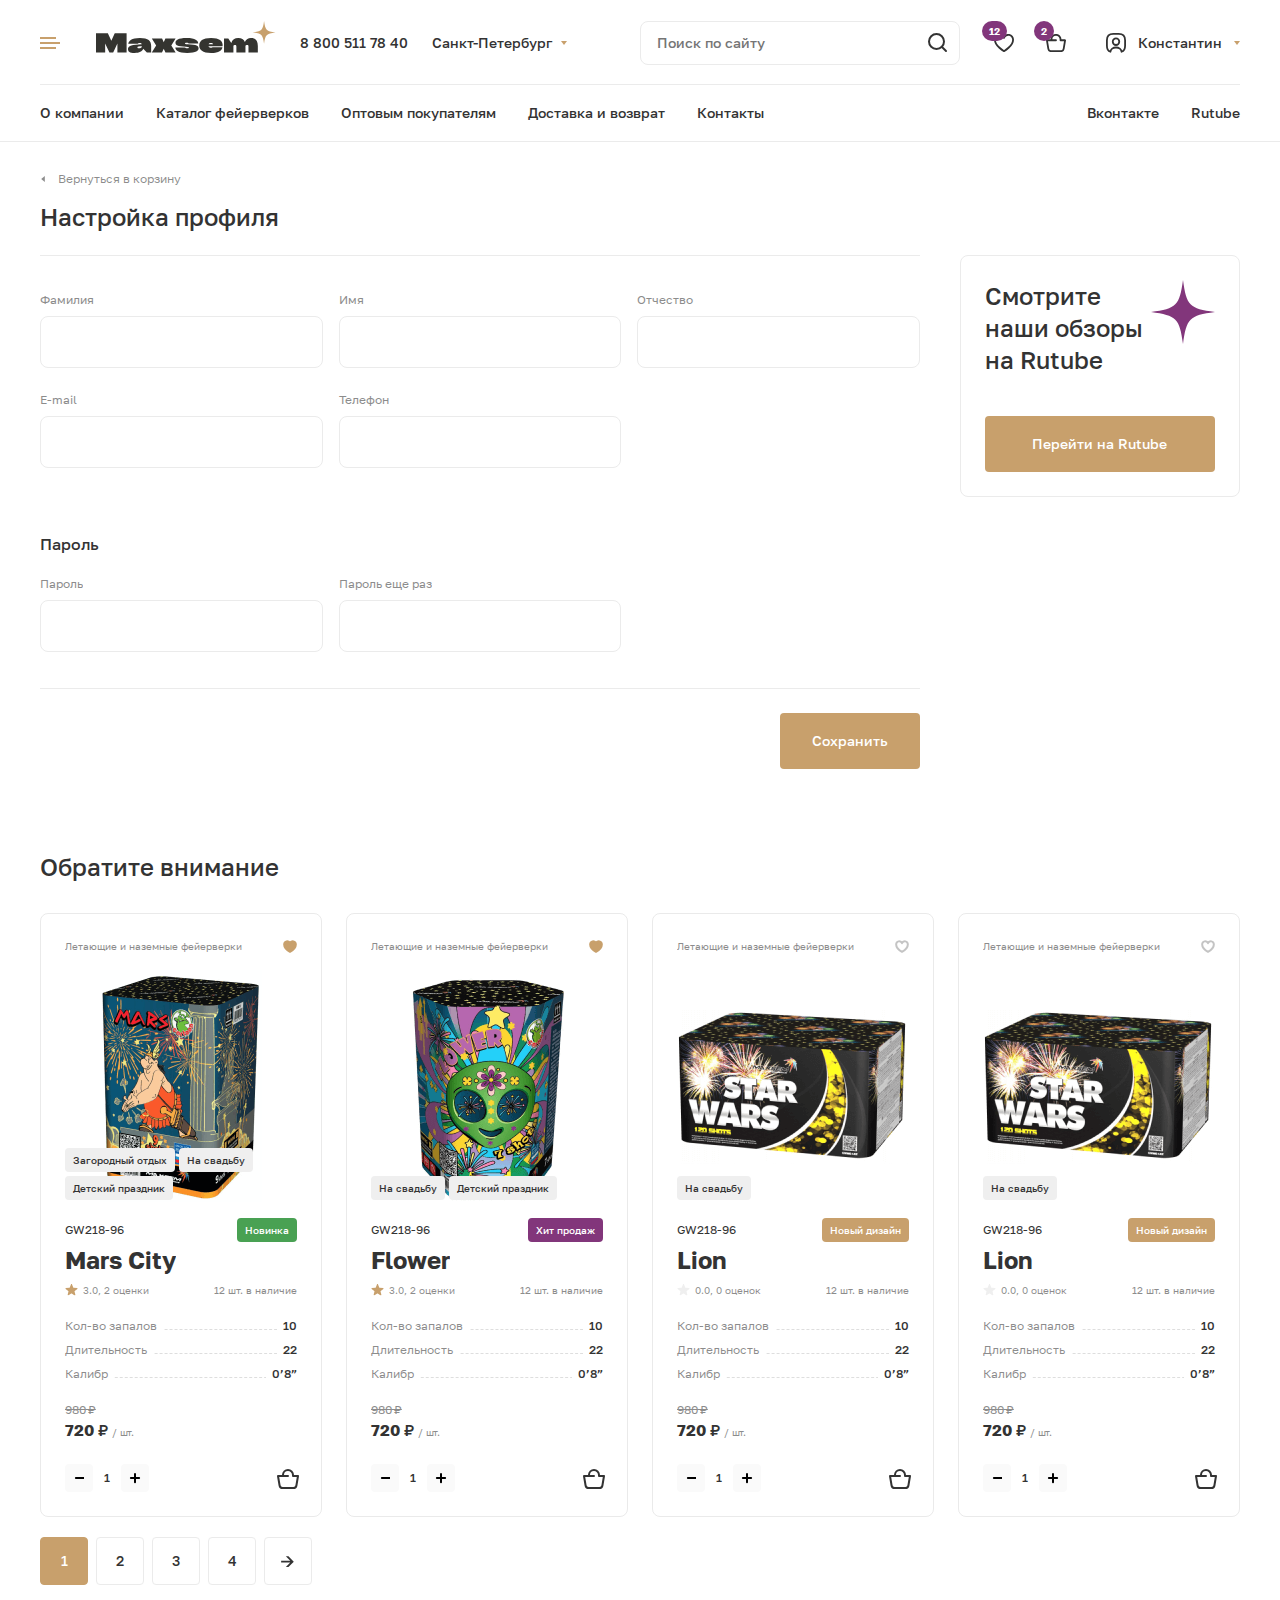
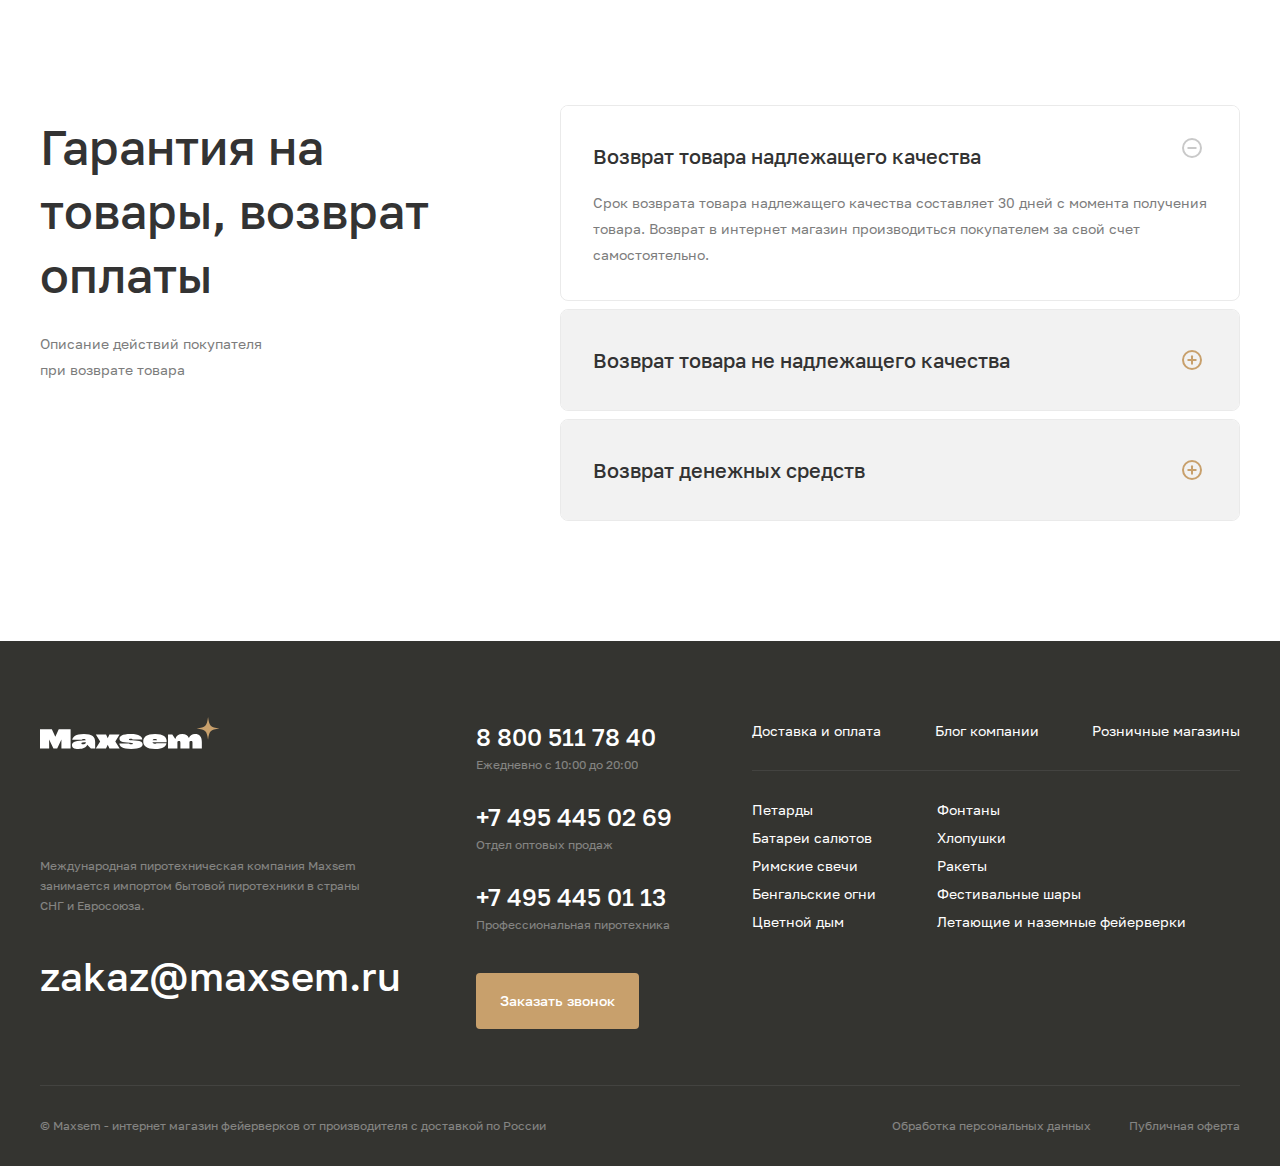
<file: profile.html>
<!DOCTYPE html>
<html lang="ru-RU">
<head>
	<title>Maxem</title>
	<meta name="viewport" content="width=device-width, initial-scale=1.0">
	<meta http-equiv="Content-Type" content="text/html; charset=utf-8" />
	<meta http-equiv="Cache-control" content="public">
	<meta name="description" content="Maxem" />
	<link rel="stylesheet" href="style.css" />

	<!-- Favicon -->
	<link rel="apple-touch-icon" sizes="76x76" href="images/favicon/apple-touch-icon.png">
	<link rel="icon" type="image/png" sizes="32x32" href="images/favicon/favicon-32x32.png">
	<link rel="icon" type="image/png" sizes="16x16" href="images/favicon/favicon-16x16.png">
	<link rel="manifest" href="images/favicon/site.webmanifest">
	<link rel="mask-icon" href="images/favicon/safari-pinned-tab.svg" color="#5bbad5">
</head>

<body class="page-p-profile">
	<div class="overflow">

		<!-- Header START -->
		<header class="header">
			<div class="container">
				<div class="header__top">

					<div class="header__side-left">
						<div class="burger">
							<div class="burger__line">
								<span></span>
							</div>
						</div>
						<a class="logo" href="#">
							<img class="logo__img" src="images/pics/logo.svg" alt="logo">
						</a>
						<div class="header__wrplaces">
							<a class="header__phone" href="tel:88005117840">8 800 511 78 40</a>
							<div class="header__cities">
								<div class="header__cities-main">Санкт-Петербург</div>
								<form class="h-cities">
									<div class="h-cities__wrsearch">
										<input class="h-cities__search" type="text" placeholder="Введите название города">
									</div>
									<ul class="h-cities__ul">
										<li class="h-cities__li">Москва</li>
										<li class="h-cities__li">Санкт-Петербург</li>
										<li class="h-cities__li">Чебоксары</li>
										<li class="h-cities__li">Воронеж</li>
										<li class="h-cities__li h-cities__li--exit">Выйти</li>
									</ul>
								</form>
							</div>
						</div>
					</div>

					<div class="header__side-right">
						<form class="header-searh__form" action="">
							<input class="header-searh__form-inp" type="text" placeholder="Поиск по сайту">
							<input class="header-searh__form-submit" type="submit">
							<span class="header-searh__form-trigger"></span>
						</form>
						<a class="header__icon header__icon--favorite" href="#">
							<span class="header__icon-numb">12</span>
						</a>
						<a class="header__icon header__icon--basket" href="#">
							<span class="header__icon-numb">2</span>
						</a>
						<div class="profile">
							<a class="profile-account hide" href="#">
								<span>Личный кабинет</span>
							</a>
							<div class="profile-log">
								<div class="profile-log__name">
									<span>Константин</span>
								</div>
								<div class="profile-log__menu">
									<ul class="profile-log__menu-ul">
										<li class="profile-log__menu-li">
											<a class="profile-log__menu-link" href="#">Мои заказы</a>
										</li>
										<li class="profile-log__menu-li">
											<a class="profile-log__menu-link" href="#">Профиль заказов</a>
										</li>
										<li class="profile-log__menu-li">
											<a class="profile-log__menu-link" href="#">Настройка аккаунта</a>
										</li>
										<li class="profile-log__menu-li">
											<a class="profile-log__menu-link" href="#">Выйти</a>
										</li>
									</ul>
								</div>
							</div>
						</div>
					</div> 
				</div>
				<div class="header__wrapper">
					<div class="header__wrnav">
						<div class="container">
							<div class="header__nav">
								<div class="header__company">
									<a class="header__nav-maintlt" href="#">Компания</a>
									<ul class="header__nav-ul">
										<li class="header__nav-li">
											<a class="header__nav-link" href="#">О компании</a>
										</li>
										<li class="header__nav-li">
											<a class="header__nav-link" href="#">Оптовым покупателям</a>
										</li>
										<li class="header__nav-li">
											<a class="header__nav-link" href="#">Доставка и возврат</a>
										</li>
										<li class="header__nav-li">
											<a class="header__nav-link" href="#">Контакты</a>
										</li>
										<li class="header__nav-li">
											<a class="header__nav-link" href="#">Блог</a>
										</li>
										<li class="header__nav-li">
											<a class="header__nav-link" href="#">Вконтакте</a>
										</li>
										<li class="header__nav-li">
											<a class="header__nav-link" href="#">Rutube</a>
										</li>
									</ul>
								</div>
								<div class="header__catalog">
									<a class="header__nav-maintlt" href="#">Каталог фейерверков</a>
									<ul class="header__nav-ul header__catalog--ul">
										<li class="header__nav-li">
											<a class="header__nav-link" href="#">Батареи салютов</a>
											<ul>
												<li>
													<a href="#">Катюши</a>
												</li>
												<li>
													<a href="#">Комбинированные салюты</a>
												</li>
												<li>
													<a href="#">Крупные салюты</a>
												</li>
												<li>
													<a href="#">Малые салюты</a>
												</li>
												<li>
													<a href="#">Мини салюты</a>
												</li>
												<li>
													<a href="#">Средние салюты</a>
												</li>
												<li>
													<a href="#">Супер салюты</a>
												</li>
											</ul>
										</li>
										<li class="header__nav-li">
											<a class="header__nav-link" href="#">Хлопушки пневматические</a>
										</li>
										<li class="header__nav-li">
											<a class="header__nav-link" href="#">Бенгальские огни</a>
										</li>
										<li class="header__nav-li">
											<a class="header__nav-link" href="#">Летающие и наземные фейерверки</a>
										</li>
										<li class="header__nav-li">
											<a class="header__nav-link" href="#">Петарды</a>
										</li>
										<li class="header__nav-li">
											<a class="header__nav-link" href="#">Ракеты</a>
										</li>
										<li class="header__nav-li">
											<a class="header__nav-link" href="#">Римские свечи</a>
										</li>
										<li class="header__nav-li">
											<a class="header__nav-link" href="#">Фестивальные шары</a>
										</li>
										<li class="header__nav-li">
											<a class="header__nav-link" href="#">Фонтаны</a>
										</li>
										<li class="header__nav-li">
											<a class="header__nav-link" href="#">Цветные дымы</a>
										</li>
									</ul>
								</div>
							</div>
						</div>
					</div>
				</div>
				<div class="header__bottom">
					<nav class="main-menu">
						<ul class="main-menu__ul">
							<li class="main-menu__li">
								<a class="main-menu__link" href="#">О компании</a>
							</li>
							<li class="main-menu__li">
								<a class="main-menu__link" href="#">Каталог фейерверков</a>
							</li>
							<li class="main-menu__li">
								<a class="main-menu__link" href="#">Оптовым покупателям</a>
							</li>
							<li class="main-menu__li">
								<a class="main-menu__link" href="#">Доставка и возврат</a>
							</li>
							<li class="main-menu__li">
								<a class="main-menu__link" href="#">Контакты</a>
							</li>
						</ul>
					</nav>

					<div class="soc-menu">
						<ul class="soc-menu__ul">
							<li class="soc-menu__li">
								<a class="soc-menu__link" href="#">Вконтакте</a>
							</li>
							<li class="soc-menu__li">
								<a class="soc-menu__link" href="#">Rutube</a>
							</li>
						</ul>
					</div>
				</div>
			</div>
		</header>
		<!-- Header END -->

		<div class="common-page common-page--index">
			<div class="container">
				<div class="common-page__inner">

					<div class="breadcrumbs breadcrumbs--bone">
						<ul class="breadcrumbs-ul">
							<li class="breadcrumbs-li breadcrumbs-li--back">
								<a class="breadcrumbs-link" href="#">Вернуться в корзину</a>
							</li>
						</ul>
					</div>

					<h1 class="common-page__h1 title">Настройка профиля</h1>

					<div class="bone bone--tune">

						<div class="bone__body">
							<div class="bone__content">

								<div class="p-profile p-profile--tune">
									<div class="p-profile__inner">
										<div class="p-profile__wraper">
											<div class="p-profile__wrap">
												<div class="p-profile__item">
													<div class="ix-name">Фамилия</div>
													<input class="p-profile__item-input" type="text" name="surname">
												</div>
												<div class="p-profile__item">
													<div class="ix-name">Имя</div>
													<input class="p-profile__item-input" type="text" name="name">
												</div>
												<div class="p-profile__item">
													<div class="ix-name">Отчество</div>
													<input class="p-profile__item-input" type="text" name="lastname">
												</div>
												<div class="p-profile__item">
													<div class="ix-name">E-mail</div>
													<input class="p-profile__item-input" type="email" name="email">
												</div>
												<div class="p-profile__item">
													<div class="ix-name">Телефон</div>
													<input class="p-profile__item-input" type="tel" name="tel">
												</div>
											</div>
										</div>
										<div class="p-profile__wraper">
											<div class="p-profile__wraper-title">Пароль</div>
											<div class="p-profile__wrap">
												<div class="p-profile__item">
													<div class="ix-name">Пароль</div>
													<input class="p-profile__item-input" type="password" name="password_1">
												</div>
												<div class="p-profile__item">
													<div class="ix-name">Пароль еще раз</div>
													<input class="p-profile__item-input" type="password" name="password_2">
												</div>
											</div>
										</div>
									</div>
									<div class="p-profile__wrbtn">
										<a class="p-profile__btn btn" href="#">Сохранить</a>
									</div>
								</div>

							</div>

							<div class="bone__side">
								<div class="rutube">
									<div class="rutube__title">Смотрите наши обзоры на Rutube</div>
									<a class="rutube__btn btn" href="#" target="_blank">Перейти на Rutube</a>
								</div>
							</div>

						</div>
					</div>

					<!-- Допы START -->
					<div class="extra extra--tune">
						<div class="extra__inner">
							<h2 class="extra__title title">Обратите внимание</h2>
							<div class="catalog__list extra-catalog">
						 		<div class="product extra-catalog__product">
						 			<div class="product__inn">
						 				<div class="product__main">
						 					<div class="product__high">
						 						<a class="product__high-name" href="#">Летающие и наземные фейерверки</a>
						 						<div class="product__high-like active">
						 							<svg viewBox="0 0 14 14" fill="none" xmlns="http://www.w3.org/2000/svg">
														<path d="M7.00033 12.833C7.00033 12.833 1.16699 9.4921 1.16699 5.43528C1.16711 4.71826 1.41004 4.02341 1.85448 3.46887C2.29891 2.91433 2.91742 2.53433 3.60485 2.39347C4.29228 2.25262 5.00619 2.3596 5.62521 2.69624C6.24422 3.03287 6.73014 3.57838 7.00033 4.24001L7.00032 4.24002C7.27051 3.57838 7.75642 3.03288 8.37544 2.69624C8.99446 2.3596 9.70837 2.25262 10.3958 2.39347C11.0832 2.53433 11.7017 2.91433 12.1462 3.46887C12.5906 4.02341 12.8335 4.71826 12.8337 5.43528C12.8337 9.4921 7.00033 12.833 7.00033 12.833Z" stroke="#333333" stroke-width="2" stroke-linecap="round" stroke-linejoin="round"/>
													</svg>
						 						</div>
						 					</div>
						 					<a class="product__wrimage" href="#">
						 						<img class="product__img" src="images/pics/list-product-1.png" alt="">
							 					<div class="product__lebels">
							 						<div class="product__lebels-item">Загородный отдых</div>
							 						<div class="product__lebels-item">На свадьбу</div>
							 						<div class="product__lebels-item">Детский праздник</div>
							 					</div>
						 					</a>
						 				</div>

						 				<div class="product__details">
						 					<div class="product__grab">
						 						<div class="product__vendor">GW218-96</div>
						 						<div class="product__label">Новинка</div>
						 					</div>
						 					<a class="product__title" href="#">Mars City</a>
						 					<div class="product__mates">
						 						<a class="product__rating active" href="#">
						 							<span class="product__rating-numb">3.0</span>, 
						 							<span class="product__rating-rate">2</span> оценки
						 						</a>
						 						<div class="product__store">
						 							<span>12</span> шт. в наличие
						 						</div>
					 						</div>
					 						<div class="product__feature">
					 							<div class="product__feature-line">
					 								<div class="product__feature-name">Кол-во запалов</div>
					 								<div class="product__feature-numb">10</div>
					 							</div>
					 							<div class="product__feature-line">
					 								<div class="product__feature-name">Длительность</div>
					 								<div class="product__feature-numb">22</div>
					 							</div>
					 							<div class="product__feature-line">
					 								<div class="product__feature-name">Калибр</div>
					 								<div class="product__feature-numb">0’8”</div>
					 							</div>
					 						</div>
					 						<div class="product__price">
					 							<div class="product__price-cross">
					 								<span>980</span> ₽
					 							</div>
					 							<div class="product__price-main">
					 								<strong>720</strong> ₽ <span>/ шт.</span>
					 							</div>
					 						</div>
					 						<div class="product__action">
				 								<form class="product__action-numeric">
						                            <span class="product__action-minus">
						                            	<svg width="10" height="12" viewBox="0 0 10 12" fill="none" xmlns="http://www.w3.org/2000/svg">
															<path d="M1.875 6H10.125" stroke="black" stroke-width="2" stroke-linecap="round" stroke-linejoin="round"/>
														</svg>
						                            </span>
						                            <input class="product__action-chislo" type="text" value="1" name="chislos" tabindex="0">
						                            <span class="product__action-plus">
														<svg width="12" height="12" viewBox="0 0 12 12" fill="none" xmlns="http://www.w3.org/2000/svg">
															<path d="M1.875 6H10.125" stroke="black" stroke-width="2" stroke-linecap="round" stroke-linejoin="round"/>
															<path d="M6 1.875V10.125" stroke="black" stroke-width="2" stroke-linecap="round" stroke-linejoin="round"/>
														</svg>
						                            </span>
						                        </form>
					 							<a class="product__action-basket" href="#">
					 								<svg width="22" height="20" viewBox="0 0 22 20" fill="none" xmlns="http://www.w3.org/2000/svg">
														<path d="M11 7H6M6 7H1L2.5822 16.4932C2.82329 17.9398 4.07486 19 5.54138 19H16.4586C17.9251 19 19.1767 17.9398 19.4178 16.4932L21 7H16V6C16 3.23858 13.7614 1 11 1V1C8.23858 1 6 3.23858 6 6V7Z" stroke="#333333" stroke-width="2" stroke-linecap="round" stroke-linejoin="round"/>
													</svg>
					 							</a>
					 						</div>
						 				</div>
						 			</div>
						 		</div>

						 		<div class="product extra-catalog__product">
						 			<div class="product__inn">
						 				<div class="product__main">
						 					<div class="product__high">
						 						<a class="product__high-name" href="#">Летающие и наземные фейерверки</a>
						 						<div class="product__high-like active">
						 							<svg viewBox="0 0 14 14" fill="none" xmlns="http://www.w3.org/2000/svg">
														<path d="M7.00033 12.833C7.00033 12.833 1.16699 9.4921 1.16699 5.43528C1.16711 4.71826 1.41004 4.02341 1.85448 3.46887C2.29891 2.91433 2.91742 2.53433 3.60485 2.39347C4.29228 2.25262 5.00619 2.3596 5.62521 2.69624C6.24422 3.03287 6.73014 3.57838 7.00033 4.24001L7.00032 4.24002C7.27051 3.57838 7.75642 3.03288 8.37544 2.69624C8.99446 2.3596 9.70837 2.25262 10.3958 2.39347C11.0832 2.53433 11.7017 2.91433 12.1462 3.46887C12.5906 4.02341 12.8335 4.71826 12.8337 5.43528C12.8337 9.4921 7.00033 12.833 7.00033 12.833Z" stroke="#333333" stroke-width="2" stroke-linecap="round" stroke-linejoin="round"/>
													</svg>
						 						</div>
						 					</div>
						 					<a class="product__wrimage" href="#">
						 						<img class="product__img" src="images/pics/list-product-2.png" alt="">
							 					<div class="product__lebels">
							 						<div class="product__lebels-item">На свадьбу</div>
							 						<div class="product__lebels-item">Детский праздник</div>
							 					</div>
						 					</a>
						 				</div>

						 				<div class="product__details">
						 					<div class="product__grab">
						 						<div class="product__vendor">GW218-96</div>
						 						<div class="product__label product__label--hit">Хит продаж</div>
						 					</div>
						 					<a class="product__title" href="#">Flower</a>
						 					<div class="product__mates">
						 						<a class="product__rating active" href="#">
						 							<span class="product__rating-numb">3.0</span>, 
						 							<span class="product__rating-rate">2</span> оценки
						 						</a>
						 						<div class="product__store">
						 							<span>12</span> шт. в наличие
						 						</div>
					 						</div>
					 						<div class="product__feature">
					 							<div class="product__feature-line">
					 								<div class="product__feature-name">Кол-во запалов</div>
					 								<div class="product__feature-numb">10</div>
					 							</div>
					 							<div class="product__feature-line">
					 								<div class="product__feature-name">Длительность</div>
					 								<div class="product__feature-numb">22</div>
					 							</div>
					 							<div class="product__feature-line">
					 								<div class="product__feature-name">Калибр</div>
					 								<div class="product__feature-numb">0’8”</div>
					 							</div>
					 						</div>
					 						<div class="product__price">
					 							<div class="product__price-cross">
					 								<span>980</span> ₽
					 							</div>
					 							<div class="product__price-main">
					 								<strong>720</strong> ₽ <span>/ шт.</span>
					 							</div>
					 						</div>
					 						<div class="product__action">
				 								<form class="product__action-numeric">
						                            <span class="product__action-minus">
						                            	<svg width="10" height="12" viewBox="0 0 10 12" fill="none" xmlns="http://www.w3.org/2000/svg">
															<path d="M1.875 6H10.125" stroke="black" stroke-width="2" stroke-linecap="round" stroke-linejoin="round"/>
														</svg>
						                            </span>
						                            <input class="product__action-chislo" type="text" value="1" name="chislos" tabindex="0">
						                            <span class="product__action-plus">
														<svg width="12" height="12" viewBox="0 0 12 12" fill="none" xmlns="http://www.w3.org/2000/svg">
															<path d="M1.875 6H10.125" stroke="black" stroke-width="2" stroke-linecap="round" stroke-linejoin="round"/>
															<path d="M6 1.875V10.125" stroke="black" stroke-width="2" stroke-linecap="round" stroke-linejoin="round"/>
														</svg>
						                            </span>
						                        </form>
					 							<a class="product__action-basket" href="#">
					 								<svg width="22" height="20" viewBox="0 0 22 20" fill="none" xmlns="http://www.w3.org/2000/svg">
														<path d="M11 7H6M6 7H1L2.5822 16.4932C2.82329 17.9398 4.07486 19 5.54138 19H16.4586C17.9251 19 19.1767 17.9398 19.4178 16.4932L21 7H16V6C16 3.23858 13.7614 1 11 1V1C8.23858 1 6 3.23858 6 6V7Z" stroke="#333333" stroke-width="2" stroke-linecap="round" stroke-linejoin="round"/>
													</svg>
					 							</a>
					 						</div>
						 				</div>
						 			</div>
						 		</div>

						 		<div class="product extra-catalog__product">
						 			<div class="product__inn">
						 				<div class="product__main">
						 					<div class="product__high">
						 						<a class="product__high-name" href="#">Летающие и наземные фейерверки</a>
						 						<div class="product__high-like">
						 							<svg viewBox="0 0 14 14" fill="none" xmlns="http://www.w3.org/2000/svg">
														<path d="M7.00033 12.833C7.00033 12.833 1.16699 9.4921 1.16699 5.43528C1.16711 4.71826 1.41004 4.02341 1.85448 3.46887C2.29891 2.91433 2.91742 2.53433 3.60485 2.39347C4.29228 2.25262 5.00619 2.3596 5.62521 2.69624C6.24422 3.03287 6.73014 3.57838 7.00033 4.24001L7.00032 4.24002C7.27051 3.57838 7.75642 3.03288 8.37544 2.69624C8.99446 2.3596 9.70837 2.25262 10.3958 2.39347C11.0832 2.53433 11.7017 2.91433 12.1462 3.46887C12.5906 4.02341 12.8335 4.71826 12.8337 5.43528C12.8337 9.4921 7.00033 12.833 7.00033 12.833Z" stroke="#333333" stroke-width="2" stroke-linecap="round" stroke-linejoin="round"/>
													</svg>
						 						</div>
						 					</div>
						 					<a class="product__wrimage" href="#">
						 						<img class="product__img" src="images/pics/list-product-3.png" alt="">
							 					<div class="product__lebels">
							 						<div class="product__lebels-item">На свадьбу</div>
							 					</div>
						 					</a>
						 				</div>

						 				<div class="product__details">
						 					<div class="product__grab">
						 						<div class="product__vendor">GW218-96</div>
						 						<div class="product__label product__label--newdes">Новый дизайн</div>
						 					</div>
						 					<a class="product__title" href="#">Lion</a>
						 					<div class="product__mates">
						 						<a class="product__rating" href="#">
						 							<span class="product__rating-numb">0.0</span>, 
						 							<span class="product__rating-rate">0</span> оценок
						 						</a>
						 						<div class="product__store">
						 							<span>12</span> шт. в наличие
						 						</div>
					 						</div>
					 						<div class="product__feature">
					 							<div class="product__feature-line">
					 								<div class="product__feature-name">Кол-во запалов</div>
					 								<div class="product__feature-numb">10</div>
					 							</div>
					 							<div class="product__feature-line">
					 								<div class="product__feature-name">Длительность</div>
					 								<div class="product__feature-numb">22</div>
					 							</div>
					 							<div class="product__feature-line">
					 								<div class="product__feature-name">Калибр</div>
					 								<div class="product__feature-numb">0’8”</div>
					 							</div>
					 						</div>
					 						<div class="product__price">
					 							<div class="product__price-cross">
					 								<span>980</span> ₽
					 							</div>
					 							<div class="product__price-main">
					 								<strong>720</strong> ₽ <span>/ шт.</span>
					 							</div>
					 						</div>
					 						<div class="product__action">
				 								<form class="product__action-numeric">
						                            <span class="product__action-minus">
						                            	<svg width="10" height="12" viewBox="0 0 10 12" fill="none" xmlns="http://www.w3.org/2000/svg">
															<path d="M1.875 6H10.125" stroke="black" stroke-width="2" stroke-linecap="round" stroke-linejoin="round"/>
														</svg>
						                            </span>
						                            <input class="product__action-chislo" type="text" value="1" name="chislos" tabindex="0">
						                            <span class="product__action-plus">
														<svg width="12" height="12" viewBox="0 0 12 12" fill="none" xmlns="http://www.w3.org/2000/svg">
															<path d="M1.875 6H10.125" stroke="black" stroke-width="2" stroke-linecap="round" stroke-linejoin="round"/>
															<path d="M6 1.875V10.125" stroke="black" stroke-width="2" stroke-linecap="round" stroke-linejoin="round"/>
														</svg>
						                            </span>
						                        </form>
					 							<a class="product__action-basket" href="#">
					 								<svg width="22" height="20" viewBox="0 0 22 20" fill="none" xmlns="http://www.w3.org/2000/svg">
														<path d="M11 7H6M6 7H1L2.5822 16.4932C2.82329 17.9398 4.07486 19 5.54138 19H16.4586C17.9251 19 19.1767 17.9398 19.4178 16.4932L21 7H16V6C16 3.23858 13.7614 1 11 1V1C8.23858 1 6 3.23858 6 6V7Z" stroke="#333333" stroke-width="2" stroke-linecap="round" stroke-linejoin="round"/>
													</svg>
					 							</a>
					 						</div>
						 				</div>
						 			</div>
						 		</div>

						 		<div class="product extra-catalog__product">
						 			<div class="product__inn">
						 				<div class="product__main">
						 					<div class="product__high">
						 						<a class="product__high-name" href="#">Летающие и наземные фейерверки</a>
						 						<div class="product__high-like">
						 							<svg viewBox="0 0 14 14" fill="none" xmlns="http://www.w3.org/2000/svg">
														<path d="M7.00033 12.833C7.00033 12.833 1.16699 9.4921 1.16699 5.43528C1.16711 4.71826 1.41004 4.02341 1.85448 3.46887C2.29891 2.91433 2.91742 2.53433 3.60485 2.39347C4.29228 2.25262 5.00619 2.3596 5.62521 2.69624C6.24422 3.03287 6.73014 3.57838 7.00033 4.24001L7.00032 4.24002C7.27051 3.57838 7.75642 3.03288 8.37544 2.69624C8.99446 2.3596 9.70837 2.25262 10.3958 2.39347C11.0832 2.53433 11.7017 2.91433 12.1462 3.46887C12.5906 4.02341 12.8335 4.71826 12.8337 5.43528C12.8337 9.4921 7.00033 12.833 7.00033 12.833Z" stroke="#333333" stroke-width="2" stroke-linecap="round" stroke-linejoin="round"/>
													</svg>
						 						</div>
						 					</div>
						 					<a class="product__wrimage" href="#">
						 						<img class="product__img" src="images/pics/list-product-3.png" alt="">
							 					<div class="product__lebels">
							 						<div class="product__lebels-item">На свадьбу</div>
							 					</div>
						 					</a>
						 				</div>

						 				<div class="product__details">
						 					<div class="product__grab">
						 						<div class="product__vendor">GW218-96</div>
						 						<div class="product__label product__label--newdes">Новый дизайн</div>
						 					</div>
						 					<a class="product__title" href="#">Lion</a>
						 					<div class="product__mates">
						 						<a class="product__rating" href="#">
						 							<span class="product__rating-numb">0.0</span>, 
						 							<span class="product__rating-rate">0</span> оценок
						 						</a>
						 						<div class="product__store">
						 							<span>12</span> шт. в наличие
						 						</div>
					 						</div>
					 						<div class="product__feature">
					 							<div class="product__feature-line">
					 								<div class="product__feature-name">Кол-во запалов</div>
					 								<div class="product__feature-numb">10</div>
					 							</div>
					 							<div class="product__feature-line">
					 								<div class="product__feature-name">Длительность</div>
					 								<div class="product__feature-numb">22</div>
					 							</div>
					 							<div class="product__feature-line">
					 								<div class="product__feature-name">Калибр</div>
					 								<div class="product__feature-numb">0’8”</div>
					 							</div>
					 						</div>
					 						<div class="product__price">
					 							<div class="product__price-cross">
					 								<span>980</span> ₽
					 							</div>
					 							<div class="product__price-main">
					 								<strong>720</strong> ₽ <span>/ шт.</span>
					 							</div>
					 						</div>
					 						<div class="product__action">
				 								<form class="product__action-numeric">
						                            <span class="product__action-minus">
						                            	<svg width="10" height="12" viewBox="0 0 10 12" fill="none" xmlns="http://www.w3.org/2000/svg">
															<path d="M1.875 6H10.125" stroke="black" stroke-width="2" stroke-linecap="round" stroke-linejoin="round"/>
														</svg>
						                            </span>
						                            <input class="product__action-chislo" type="text" value="1" name="chislos" tabindex="0">
						                            <span class="product__action-plus">
														<svg width="12" height="12" viewBox="0 0 12 12" fill="none" xmlns="http://www.w3.org/2000/svg">
															<path d="M1.875 6H10.125" stroke="black" stroke-width="2" stroke-linecap="round" stroke-linejoin="round"/>
															<path d="M6 1.875V10.125" stroke="black" stroke-width="2" stroke-linecap="round" stroke-linejoin="round"/>
														</svg>
						                            </span>
						                        </form>
					 							<a class="product__action-basket" href="#">
					 								<svg width="22" height="20" viewBox="0 0 22 20" fill="none" xmlns="http://www.w3.org/2000/svg">
														<path d="M11 7H6M6 7H1L2.5822 16.4932C2.82329 17.9398 4.07486 19 5.54138 19H16.4586C17.9251 19 19.1767 17.9398 19.4178 16.4932L21 7H16V6C16 3.23858 13.7614 1 11 1V1C8.23858 1 6 3.23858 6 6V7Z" stroke="#333333" stroke-width="2" stroke-linecap="round" stroke-linejoin="round"/>
													</svg>
					 							</a>
					 						</div>
						 				</div>
						 			</div>
						 		</div>
						 	</div>
							<div class="catalog__breadcrumbs">
						 		<ul class="catalog__breadcrumbs-ul">
						 			<li class="catalog__breadcrumbs-li active">
						 				<a class="catalog__breadcrumbs-link" href="#">1</a>
						 			</li>
						 			<li class="catalog__breadcrumbs-li">
						 				<a class="catalog__breadcrumbs-link" href="#">2</a>
						 			</li>
						 			<li class="catalog__breadcrumbs-li">
						 				<a class="catalog__breadcrumbs-link" href="#">3</a>
						 			</li>
						 			<li class="catalog__breadcrumbs-li">
						 				<a class="catalog__breadcrumbs-link" href="#">4</a>
						 			</li>
						 			<li class="catalog__breadcrumbs-li catalog__breadcrumbs--arrow catalog__breadcrumbs--right">
						 				<a class="catalog__breadcrumbs-link" href="#"></a>
						 			</li>
						 		</ul>
						 	</div>
						</div>
					</div>
					<!-- Допы END -->

					<!-- FAQ START -->
					<div class="faq faq--tune">
						<div class="faq__inner">
							<div class="faq__ahead">
								<h2 class="faq__title title">Гарантия на товары, возврат оплаты</h2>
								<div class="faq__subtlt">Описание действий покупателя при возврате товара</div>
							</div>
							<div class="faq__content">
								<div class="faq__item active">
									<div class="faq__item-tlt">Возврат товара надлежащего качества</div>
									<div class="faq__item-text">Срок возврата товара надлежащего качества составляет 30 дней с момента получения товара. Возврат в интернет магазин производиться покупателем за свой счет самостоятельно.</div>
								</div>
								<div class="faq__item">
									<div class="faq__item-tlt">Возврат товара не надлежащего качества</div>
									<div class="faq__item-text">Срок возврата товара надлежащего качества составляет 30 дней с момента получения товара. Возврат в интернет магазин производиться покупателем за свой счет самостоятельно.</div>
								</div>
								<div class="faq__item">
									<div class="faq__item-tlt">Возврат денежных средств</div>
									<div class="faq__item-text">Срок возврата товара надлежащего качества составляет 30 дней с момента получения товара. Возврат в интернет магазин производиться покупателем за свой счет самостоятельно.</div>
								</div>
							</div>
						</div>
					</div>
					<!-- FAQ END -->
				</div>
			</div>
		</div>
	</div>

		<footer class="footer">
			<div class="container">
				<div class="footer__inner">
					<div class="footer-top">
						<div class="footer-about footer--common">
							<div class="footer-about__logo">
								<img class="footer-about__logo" src="images/pics/logo-white.svg" alt="">
							</div>
							<div class="footer-about__txt">Международная пиротехническая компания Maxsem занимается импортом бытовой пиротехники в страны СНГ и Евросоюза.</div>
							<a class="footer-about__mail" href="mailto:zakaz@maxsem.ru">zakaz@maxsem.ru</a>
						</div>
						<div class="footer-contact footer--common">
							<div class="footer-contact__line">
								<a class="footer-contact__ph" href="tel:88005117840">8 800 511 78 40</a>
								<div class="footer-contact__txt">Ежедневно с 10:00 до 20:00</div>
							</div>
							<div class="footer-contact__line">
								<a class="footer-contact__ph" href="tel:+74954450269">+7 495 445 02 69</a>
								<div class="footer-contact__txt">Отдел оптовых продаж</div>
							</div>
							<div class="footer-contact__line">
								<a class="footer-contact__ph" href="tel:+74954450113">+7 495 445 01 13</a>
								<div class="footer-contact__txt">Профессиональная пиротехника</div>
							</div>
							<a href="#" class="footer-contact__btn btn">Заказать звонок</a>
						</div>
						<div class="footer-nav footer--common">
							<div class="footer-nav__top">
								<ul class="footer-nav__top-ul">
									<li class="footer-nav__top-li">
										<a class="footer-nav__top-link" href="#">Доставка и оплата</a>
									</li>
									<li class="footer-nav__top-li">
										<a class="footer-nav__top-link" href="#">Блог компании</a>
									</li>
									<li class="footer-nav__top-li">
										<a class="footer-nav__top-link" href="#">Розничные магазины</a>
									</li>
								</ul>
							</div>
							<div class="footer-nav__bottom">
								<ul class="footer-nav__bottom-ul">
									<li class="footer-nav__bottom-li">
										<a class="footer-nav__bottom-link" href="#">Петарды</a>
									</li>
									<li class="footer-nav__bottom-li">
										<a class="footer-nav__bottom-link" href="#">Батареи салютов</a>
									</li>
									<li class="footer-nav__bottom-li">
										<a class="footer-nav__bottom-link" href="#">Римские свечи</a>
									</li>
									<li class="footer-nav__bottom-li">
										<a class="footer-nav__bottom-link" href="#">Бенгальские огни</a>
									</li>
									<li class="footer-nav__bottom-li">
										<a class="footer-nav__bottom-link" href="#">Цветной дым</a>
									</li>
									<li class="footer-nav__bottom-li">
										<a class="footer-nav__bottom-link" href="#">Фонтаны</a>
									</li>
									<li class="footer-nav__bottom-li">
										<a class="footer-nav__bottom-link" href="#">Хлопушки</a>
									</li>
									<li class="footer-nav__bottom-li">
										<a class="footer-nav__bottom-link" href="#">Ракеты</a>
									</li>
									<li class="footer-nav__bottom-li">
										<a class="footer-nav__bottom-link" href="#">Фестивальные шары</a>
									</li>
									<li class="footer-nav__bottom-li">
										<a class="footer-nav__bottom-link" href="#">Летающие и наземные фейерверки</a>
									</li>
								</ul>
							</div>
						</div>
					</div>
					<div class="footer-bottom">
						<div class="footer-bottom__copyright">© Maxsem - интернет магазин фейерверков от производителя с доставкой по России</div>
						<div class="footer-bottom__data">
							<a class="footer-bottom__data-ident" href="#">Обработка персональных данных</a>
							<a class="footer-bottom__data-ofert" href="#">Публичная оферта</a>
						</div>
					</div>
				</div>
			</div>
		</footer>
	</div>

	<link rel="stylesheet" href="css/responsive.css" />
	<link rel="stylesheet" href="fonts/fonts.css" />
	<link rel="stylesheet" href="css/slick.min.css" />
	<script src='js/jquery-3.5.1.min.js'></script>
	<script src="js/slick.min.js"></script>
	<script src="js/jquery.inputmask.js"></script>
	<script src="js/template.js"></script>
	
</body>
</html>
</file>
<file: style.css>
@charset "utf-8";
/*
Theme Name: Бизнес сайт от XSite.PRO
Theme URI: https://xsite.pro/
Author: XSite.PRO
Author URI: https://xsite.pro/
Description: Тема для WordPress. Разработка XSite.PRO.
Version: 1.0
License: GNU General Public License v2 or later
License URI: http://www.gnu.org/licenses/gpl-2.0.html
Tags: 
Text Domain: Xsite.Pro
*/

/* Общая стандартная настройка START */
body, html{
    font-family: Golos, Arial, sans-serif;
    font-size: 14px;
    color:#333333;
    margin:0;
    padding:0;
    line-height:24px;
    cursor:default;
    text-align:left;
    min-width: 100%;
    background-color: #fff;
}

input[type="text"],
input[type="submit"],  
input[type="email"],  
input[type="tel"],  
button,
select,
textarea{
    -webkit-appearance: none;   
}

input[type="submit"] {
    border: none;
}

input[type="text"],
input[type="number"],
input[type="tel"],
input[type="password"],
input[type="email"],
textarea{
    color: #333333;
    padding: 9px 16px;
    padding: 13px 16px;
    font-weight: 500;
    font-size: 14px;
    line-height: 24px;
    font-family: inherit;
    border: 1px solid #EBEBEB;
    border-radius: 8px;
    width: 100%;
    box-shadow: none;
}

input::-webkit-input-placeholder,
input::-moz-placeholder,
input:-moz-placeholder,
input:-ms-input-placeholder,
textarea::-webkit-input-placeholder,
textarea::-moz-placeholder,
textarea:-moz-placeholder,
textarea:-ms-input-placeholder {
    font-weight: 400;
    font-size: 14px;
    line-height: 24px;
    color: #333333;
    opacity: 0.56;
}

ul[class] {
    padding: 0;
    margin: 0;
}

li[class] {
    list-style-type: none;
    /*padding: 0;*/
}
/*li[class]::before {
    display: none;
}*/
/*li {
    padding-left: 16px;
    position: relative;
    z-index: 1;
}
li:before {
    content: '';
    display: inline-block;
    vertical-align: middle;
    width: 5px;
    min-width: 5px;
    height: 5px;
    background-color: #C8A06C;
    border-radius: 50%;
    position: absolute;
    top: 10px;
    left: 0;
}*/
button,
input,
a,
select,
textarea{
    outline:none;
    font-family:inherit;
}
input,
textarea{
    padding:8px 15px;
}
button {
    border: none;
}
select{
    cursor:pointer;
    background:url(images/icons/select.svg) no-repeat top 50% right 15px;
    background-size:10px;
}
input[type=checkbox],
input[type=radio]{
    position:absolute;
    opacity:0;
    z-index: 1;
}
input[type=checkbox] + label,
input[type=radio] + label{
    position:relative;
    padding-left:28px;
    cursor:pointer;
    display:inline-block;
}
input[type=checkbox] + label:before{
    content:"";
    position:absolute;
    top:50%;
    left:0;
    display:block;
    width:20px;
    height:20px;
    border: 1px solid #EBEBEB;
    border-radius: 4px;
    transform: translateY(-50%);
}
input[type=checkbox]:checked + label:after{
    content: "";
    position:absolute;
    background-image:url(images/icons/checked-white.svg);
    background-repeat: no-repeat;
    background-position: 50% 50%;
    background-size: 14px;
    top: 50%;
    left: 0px;
    display: block;
    width: 20px;
    height: 20px;
    background-color: #82367B;
    border-radius: 4px;
    transform: translateY(-50%);
}
input[type=radio] + label:before{
    content:"";
    position:absolute;
    top:50%;
    left:0;
    display:block;
    width:20px;
    height:20px;
    border-radius: 50%;
    transform: translateY(-50%);
    background-color: #fff;
    border: 1px solid #E3E3E3;
}
input[type=radio]:checked + label:after{
    content: "";
    position:absolute;
    top: 50%;
    left: 0;
    display: block;
    width: 20px;
    height: 20px;
    border-radius: 50%;
    transform: translateY(-50%);
    background-image: url(images/icons/radio.svg);
    background-position: 50% 50%;
    background-repeat: no-repeat;
    background-size: contain;
}
a{
    color:#C8A06C;
    text-decoration:none;
}
a:hover{
    text-decoration:none;
}
hr{
    border:0;
    border-top: 1px solid #e4e4e4;
}
img{
    max-width:100%;
    height:auto;
}
form{
    margin:0;
}
::selection {
    background:#a0c4e0 !important;
}
::-moz-selection {
    background:#a0c4e0 !important;
}
h1 {
    font-size:48px;
    font-weight: 500;
    line-height:64px;
    text-align:left;
    padding: 0px 0px 0px 0px;
    margin: 0px 0px 25px 0px;
}
h1 strong {
    font-weight: 500;
}
h2 {
    margin: 0px 0px 28px 0px;
}
.title {
    font-weight: 500;
    font-size: 24px;
    line-height: 36px;
    color: #333333;
}
h1 a,
h2 a,
h3 a,
h4 a,
h5 a,
h6 a,
.title a{
    color:inherit;
    text-decoration:none;
}
h1 a:hover,
h2 a:hover,
h3 a:hover,
h4 a:hover,
h5 a:hover,
h6 a:hover,
.title a:hover{
    color:#5f9cd1;
    text-decoration:none;
}
i{
    display:inline-block;
}
*{
    outline:none !important;
    box-sizing:border-box;
}
.clearfix:after{
    content:"";
    display:block;
    width:100%;
    clear:both;
}
.btn{
    color: #fff;
    font-size:14px;
    font-weight: 500;
    line-height: 24px;
    padding: 16px 24px;
    background-color: #C8A06C;
    border-radius: 4px;
    cursor: pointer;
    margin: 0;
    text-align:center;
    display:inline-block;
    text-decoration: none;
    vertical-align: middle;
    transition: all 0.2s;
    white-space: nowrap;
}
.btn:hover{
    color: #fff;
    background-color: #D9B688;
}
.btn.btn--white {
    background-color: #fff;
    color: #333333;
}
.btn.white-btn:hover {
    /*color: #fff;
    background-color: #D9B688;*/
}
.btn.btn--gray {
    background-color: #EBEBEB;
    color: #333333;
}
.btn.btn--gray:hover {
    color: #fff;
    background-color: #D9B688;
}
.hide{
    display:none
}
.container{
    width:100%;
    max-width:1230px;
    margin:0 auto;
    padding:0 15px;
    box-sizing:border-box;
    position: relative;
}
.clear{
    width:100%;
    clear:both;
}
.xs_flex{
    display: -ms-flexbox;
    display: -webkit-flex;
    display: flex;
    -webkit-flex-direction: row;
    -ms-flex-direction: row;
    flex-direction: row;
    -webkit-flex-wrap: nowrap;
    -ms-flex-wrap: nowrap;
    flex-wrap: nowrap;
    -webkit-justify-content: space-between;
    -ms-flex-pack: justify;
    justify-content: space-between;
    -webkit-align-content: stretch;
    -ms-flex-line-pack: stretch;
    align-content: stretch;
    -webkit-align-items: stretch;
    -ms-flex-align: stretch;
    align-items: stretch;
}
.xs_flex.xs_inline{
    display: -ms-inline-flexbox;
    display: -webkit-inline-flex;
    display: inline-flex;
}
.xs_flex.xs_top{
    -webkit-align-items: flex-start;
    -ms-flex-align: start;
    align-items: flex-start;
}
.xs_flex.xs_middle{
    -webkit-align-items: center;
    -ms-flex-align: center;
    align-items: center;    
}
.xs_flex.xs_bottom{
    -webkit-align-items: flex-end;
    -ms-flex-align: end;
    align-items: flex-end;
}
.xs_flex.xs_wrap{
    -webkit-flex-wrap: wrap;
    -ms-flex-wrap: wrap;
    flex-wrap: wrap;
}
.xs_flex.xs_center{
    -webkit-justify-content: center;
    -ms-flex-pack: center;
    justify-content: center;
}
.xs_flex.xs_start{
    -webkit-justify-content: flex-start;
    -ms-flex-pack: start;
    justify-content: flex-start;
}
.xs_flex.xs_end{
    -webkit-justify-content: flex-end;
    -ms-flex-pack: end;
    justify-content: flex-end;
}
.xs_flex.xs_column{
    -webkit-flex-direction: column;
    -ms-flex-direction: column;
    flex-direction: column;
}
.xs_flex.xs_column_reverse{
    -webkit-flex-direction: column-reverse;
    -ms-flex-direction: column-reverse;
    flex-direction: column-reverse;
}
.xs_flex.xs_reverse{
    -webkit-flex-direction: row-reverse;
    -ms-flex-direction: row-reverse;
    flex-direction: row-reverse;
}
.xs_flex.xs_top{
    -webkit-flex-wrap: wrap;
    -ms-flex-wrap: wrap;
    flex-wrap: wrap;
}

.xsite{
    color: inherit !important;
    text-decoration:none
}
.xsite:hover,
.xsite:active{
    text-decoration:none
}
.xsite strong{
    color:#333;
}
.xsite strong span {
    color:#ff7700;
    font-weight:bold;
}
.xsite strong:hover{
    text-decoration:underline;
}
.alignleft{
    float:left;
    margin:0 20px 5px 0;
}
.alignright{
    float:right;
    margin:0 0 5px 20px;
}

.pagenavigation{
    text-align:center;
    margin:20px 0;
}
.pagenavigation span,
.pagenavigation a{
    display: inline-block;
    background: #ffcc00;
    color: #000;
    margin: 0 6px;
    box-sizing: border-box;
    padding: 0 10px;
    white-space: nowrap;
    min-width: 31px;
    line-height: 29px;
    transition:.3s all;
}
.pagenavigation span,
.pagenavigation a:hover{
    background:#ce0015;
    color:#fff;
}
.xs_load{
    position:relative;
}
.xs_load:after {
    content: "";
    display: block;
    position: absolute;
    top: 0;
    left: 0;
    right: 0;
    bottom: 0;
    background: rgba(255, 255, 255, 0.67);
    z-index: 99;
    opacity: 1;
}
.xs_load:before{
    content: "";
    display: block;
    position: absolute;
    top: 0;
    left: 0;
    right: 0;
    opacity: 1;
    bottom: 0;
    z-index: 100;
    margin: auto;
    width: 26px;
    height: 26px;
    background: url(images/icons/load.svg) no-repeat 50% 50%;
    background-size: contain;
    transform: none;
}

.buttonMenu{
    display: none;
    width: 48px;
    background-color: #F01919;
    border-radius: 4px;
    padding: 13px 17px;
    box-sizing: border-box;
    transition:.3s all;
    cursor:pointer;
}
.buttonMenu:after,
.buttonMenu:before,
.buttonMenu span{
    content: "";
    display: block;
    height: 2px;
    background: #fff;
    margin: 4px 0;
    transition: .3s all;
}

.show_menu .buttonMenu span {
    background: none;
}
.show_menu .buttonMenu:before {
    transform: rotate(45deg);
    width: 31px;
    position: absolute;
    top: 12px;
    left: 17px;
}
.show_menu .buttonMenu:after {
    transform: rotate(-45deg);
    width: 31px;
    position: absolute;
    top: 12px;
    left: 17px
}

header .phone{
    white-space:nowrap;
}
header nav{}
header nav ul, header nav ul li {
    list-style-type: none;
    padding: 0;
    margin: 0;
    position: relative;
}
header nav .menu_container .menu_wrapper .footer{
    display:none;
}
header nav .menu_container .close  {
    display: none;
}

.headernav-wrtop {
    margin: 0 -8px;
    display: none;
}
.headernav-top {
    display: flex;
    justify-content: space-between;
    align-items: center;
    border-bottom: 1px solid #EBEBEB;
    padding: 0px 0px 16px;
}
.headernav-top__tel {
    font-weight: 500;
    font-size: 13px;
    line-height: 24px;
    color: #000000;
}
.headernav-top--cities .header__cities-main {
    font-size: 13px;
}


#xs_recall{
    max-width: 460px;
    padding: 40px;
    background: #FFFFFF;
    box-shadow: 0px 8px 16px rgb(0 0 0 / 12%);
    border-radius: 8px;
}
#xs_recall .title {
    font-weight: 500;
    font-size: 24px;
    line-height: 36px;
    color: #333333;
    margin-bottom: 8px;
}
#xs_recall .description {
    font-weight: 400;
    font-size: 12px;
    line-height: 20px;
    color: #333333;
    opacity: 0.64;
    margin: 0px 0px 24px 0px;
}
#xs_recall input[type=text],
#xs_recall input[type=email] {
    padding: 15px 16px;
    width: 100%;
    margin-bottom: 16px;
    display: block;
    box-sizing: border-box;
}
#xs_recall input[type=text]:focus {
    border: 1px solid #C8A06C;
}
#xs_recall textarea {
    resize: none;
    padding: 14px 16px;
    border: 1px solid #EBEBEB;
    border-radius: 8px;
    height: 104px;
    margin: 0px 0px 16px 0px;
}
#xs_recall .name{
    font-weight: 400;
    font-size: 12px;
    line-height: 16px;
    color: #333333;
    opacity: 0.56;
    margin-bottom: 8px;
}
#xs_recall .box-sub{
    margin:24px 0px 24px;
}
#xs_recall .xs_result p{
    margin:0;
}
#xs_recall .sanding {
    width: 100%;
    margin: 20px 0px 0px 0px;
}
#xs_recall input[type=checkbox] + label:before {
    top: 14px;
}
#xs_recall input[type=checkbox]:checked + label:after {
    top: 14px;
}
#xs_recall .policy {
    color: #7C7C7C;
}
.xs_result{
    color:green;
}
*:before,
*:after{
    display: block;
    box-sizing: border-box;
}
.overflow {
    overflow: hidden;
}


header nav .menu_wrapper{}
header nav .menu_wrapper ul li ul.sub-menu{
    position: absolute;
    top: 100%;
    margin-top: 30px;
    opacity: 0;
    background: #fff;
    transition: .3s all;
    padding: 10px 0;
    border-radius: 0 0 10px 10px;
    min-width: 220px;
    left: -25px;
}
header nav .menu_wrapper ul > li:hover > ul{
    opacity: 1;
    background: #fff;
    margin-top: 0;
    z-index: 980;
    box-shadow: 0 15px 32px rgba(0, 0, 0, 0.14);
}
header nav .menu_wrapper ul li ul.sub-menu li{
    list-style-type: none;
    overflow: hidden;
    position: relative;
}
header nav .menu_wrapper ul li ul.sub-menu li a{
    padding: 4px 25px;
    font-size: 14px;
}
header nav .menu_wrapper ul li ul.sub-menu li a:hover {
    color: #e1001a;
}
/* Общая стандартная настройка END */

/************** Xsite.Pro **************/


/* keyframes START */
@keyframes animation1 {
    0% {transform: scale(1); opacity: 1.0; background-color: #000;}
    50% {transform: scale(0.5); opacity: 0.1; background-color: green;}
    70% {transform: scale(3); opacity: 1.0; background-color: blue;}
    100% {transform: scale(1); opacity: 1.0; background-color: red;}
}
@-webkit-keyframes animation1 {
    0% {transform: scale(1); opacity: 1.0; background-color: #000;}
    50% {transform: scale(0.5); opacity: 0.1; background-color: green;}
    70% {transform: scale(3); opacity: 1.0; background-color: blue;}
    100% {transform: scale(1); opacity: 1.0; background-color: red;}
}

.btn-anim:hover {
    animation: animation1 3s ease infinite;
    -webkit-animation: animation1 3s ease infinite;
}
/* keyframes END */



/* Maxem START */

/* Header START */
.header {
    position: relative;
    z-index: 3;
    border-bottom: 1px solid #EBEBEB;
}
body.header-noborder .header  {
    border-bottom: 1px solid transparent;
}
.header__top {
    display: flex;
    justify-content: space-between;
    align-items: center;
    padding: 19px 0 17px;
    border-bottom: 1px solid #EBEBEB;
}
body.search-active .header__top {
    border-bottom: 1px solid transparent;
}
body.search-active  .header-searh__form-trigger {
    background-image: url(images/icons/search-brown.svg);
}
.header__side-left {
    display: flex;
    justify-content: flex-start;
    align-items: center;
}
.burger {
    width: 40px;
    padding: 10px 20px 10px 0px;
    margin: 0px 16px 0px 0px;
    cursor: pointer;
}

.burger__line:after, 
.burger__line:before, 
.burger__line span {
    content: "";
    display: block;
    height: 2px;
    background-color: #C8A06C;
    margin: 3px 0;
    transition: .2s all;
    position: relative;
    top: 0;
}

.burger__line:after, 
.burger__line:before {
    width: 16px;
}

body.burger-active .burger__line:before {
    top: 5px;
    transform: rotate(-45deg);
    margin-top: 6px;
    width: 16px;
}

body.burger-active .burger__line span {
    transform: rotate(45deg);
    margin-top: 0;
    width: 16px;
}

body.burger-active .burger__line:after {
    bottom: 0px;
    opacity: 0;
}

body.backstage {
    position: relative;
    z-index: 1;
}
/*body.backstage:before {
    content: '';
    display: inline-block;
    vertical-align: middle;
    width: 100%;
    height: 100%;
    position: absolute;
    top: 0;
    left: 0;
    right: 0;
    bottom: 0;
    z-index: 1;
    background-color: rgb(51 51 51 / 40%);
}*/

.logo {
    display: block;
    margin: 0px 24px 0px 0px;
}
.logo__img {
    width: 180px;
    display: inline-block;
    vertical-align: top;
}
.header__wrplaces {
    display: flex;
    justify-content: flex-start;
    align-items: center;
    position: relative;
    z-index: 4;
    overflow: hidden;
}
.header__wrplaces--active {
    overflow: initial;
}
.header__phone {
    font-weight: 500;
    font-size: 14px;
    line-height: 24px;
    color: #333333;
    white-space: nowrap;
    margin: 0px 24px 0px 0px;
}
.header__cities {
}
.headernav-top--cities {
    position: relative;
    z-index: 2;
    overflow: hidden;
}
.headernav-top--cities.active {
    overflow: initial;
}
.headernav-top--cities.active .h-cities {
    top: 100%;
    opacity: 1;
    z-index: 5;
}
.header__cities-main {
    font-weight: 500;
    font-size: 14px;
    line-height: 24px;
    color: #333333;
    position: relative;
    z-index: 2;
    padding-right: 15px;
    cursor: pointer;
    white-space: nowrap;
}
.header__cities-main:after {
    content: '';
    display: inline-block;
    vertical-align: middle;
    width: 6px;
    height: 4px;
    background-image: url(images/icons/arrow-dropdown.svg);
    background-position: 50% 50%;
    background-repeat: no-repeat;
    background-size: contain;
    position: absolute;
    right: 0;
    top: 50%;
    z-index: 2;
    transform: translateY(-50%);
}
.h-cities {
    width: 248px;
    min-width: 248px;
    position: absolute;
    z-index: 2;
    right: 0;
    left: auto;
    top: 180%;
    opacity: 0;
    padding: 16px 0;
    background: #fff;
    box-shadow: 0px 8px 16px rgb(0 0 0 / 12%);
    border-radius: 8px;
    margin-top: 16px;
    transition: .2s top;
}
.header__wrplaces--active .h-cities {
    top: 100%;
    opacity: 1;
}
.h-cities__wrsearch {
    margin: 0 8px 8px;
}
.h-cities__search {
    padding: 9px 16px !important;
    font-weight: 400 !important;
}
.h-cities__ul {
}
.h-cities__li {
    display: block;
    font-weight: 500;
    font-size: 14px;
    line-height: 24px;
    color: #333333;
    padding: 8px 24px;
    transition: .2s all;
    cursor: pointer;
}
.h-cities__li:hover {
    color: #AD895B;
    background: rgba(200, 160, 108, 0.16);
}
.h-cities__li--exit {
}
.header__side-right {
    display: flex;
    justify-content: flex-end;
    align-items: center;
    margin-left: 25px;
}
.header-searh__form {
    position: relative;
    z-index: 1;
    margin-right: 14px;
}
.header-searh__form-inp[type="text"] {
    width: 320px;
    padding: 9px 50px 9px 16px;
}
.header-searh__form-submit {
    position: absolute;
    top: 50%;
    left: auto;
    right: 0;
    width: 44px;
    height: 44px;
    background: none;
    text-indent: 1000px;
    overflow: hidden;
    padding: 20px;
    transform: translateY(-50%);
    background-image: url(images/icons/search.svg);
    background-position: 50% 50%;
    background-repeat: no-repeat;
    background-size: 24px;

    cursor: pointer;
}
.header-searh__form-trigger {
    display: none;
}
.header__icon {
    display: block;
    width: 44px;
    height: 44px;
    position: relative;
    z-index: 1;
    margin: 0px 0px 0px 8px;
}
.header__icon:before {
    content: '';
    opacity: 1;
}
.header__icon:after {
    content: '';
    opacity: 0;
}
.header__icon:hover:before {
    opacity: 0;
}
.header__icon:hover:after {
    opacity: 1;
}
.header__icon:before,
.header__icon:after {
    content: '';
    display: inline-block;
    vertical-align: middle;
    width: 20px;
    height: 18px;
    background-position: 50% 50%;
    background-repeat: no-repeat;
    background-size: 20px;
    position: absolute;
    top: 50%;
    left: 50%;
    transition: .2s all;
    transform: translate(-50%, -50%);
}
.header__icon-numb {
    font-size: 10px;
    line-height: 16px;
    font-weight: 600;
    text-align: center;
    color: #fff;
    background-color: #82367B;
    border-radius: 24px;
    display: block;
    padding: 2px 7px;
    position: absolute;
    top: 0px;
    left: 0px;
    z-index: 2;
}
.header__icon--favorite:before {
    background-image: url(images/icons/favorite.svg);
}
.header__icon--basket:before {
    background-image: url(images/icons/basket.svg);
}
.header__icon--favorite:after {
    background-image: url(images/icons/favorite-broun.svg);
}
.header__icon--basket:after {
    background-image: url(images/icons/basket-broun.svg);
}
.profile {
    margin: 0px 0px 0px 28px;
    position: relative;
    z-index: 4;
    overflow: hidden;
}

.profile--active {
    overflow: initial;
}
.profile-account {
    display: none;
}
.profile-account span {
    display: block;
    font-weight: 500;
    font-size: 14px;
    line-height: 24px;
    text-align: right;
    color: #333333;
    position: relative;
    z-index: 1;
    padding-left: 32px;
    transition: .2s color;
}
.profile-account:hover span {
    color: #C8A06C;
}
.profile-account span:before {
    content: '';
    display: inline-block;
    vertical-align: middle;
    width: 20px;
    height: 20px;
    background-image: url(images/icons/account.svg);
    background-position: 50% 50%;
    background-repeat: no-repeat;
    background-size: contain;
    position: absolute;
    top: 50%;
    left: 0;
    transform: translateY(-50%);
}
.profile-log {
}

.profile-log__name {
    text-align: right;
    cursor: pointer;
}
.profile-log__name span {
    display: inline-block;
    font-weight: 500;
    font-size: 14px;
    line-height: 24px;
    text-align: right;
    color: #333333;
    position: relative;
    z-index: 1;
    padding-left: 32px;
    padding-right: 18px;
    transition: .2s color;
}
.profile-log__name span:before {
    content: '';
    display: inline-block;
    vertical-align: middle;
    width: 20px;
    height: 20px;
    background-image: url(images/icons/account.svg);
    background-position: 50% 50%;
    background-repeat: no-repeat;
    background-size: contain;
    position: absolute;
    top: 50%;
    left: 0;
    transform: translateY(-50%);
}
.profile-log__name span:after {
    content: '';
    display: inline-block;
    vertical-align: middle;
    width: 6px;
    height: 4px;
    background-image: url(images/icons/arrow-dropdown.svg);
    background-position: 50% 50%;
    background-repeat: no-repeat;
    background-size: contain;
    position: absolute;
    right: 0;
    top: 50%;
    z-index: 2;
    transform: translateY(-50%);
}
.profile-log__menu {
    width: 208px;
    min-width: 208px;
    position: absolute;
    right: 0;
    left: auto;
    top: 180%;
    opacity: 0;
    padding: 16px 0;
    background: #fff;
    box-shadow: 0px 8px 16px rgba(0, 0, 0, 0.12);
    border-radius: 8px;
    margin-top: 16px;
    transition: .2s top;
}
.profile--active .profile-log__menu {
    top: 100%;
    opacity: 1;
}

.profile-log__menu-ul {
}
.profile-log__menu-li {
}
.profile-log__menu-link {
    display: block;
    font-weight: 500;
    font-size: 14px;
    line-height: 24px;
    color: #333333;
    padding: 8px 24px;
    transition: .2s all;
}
.profile-log__menu-link:hover {
    color: #AD895B;
    background: rgba(200, 160, 108, 0.16);
}

.search-mobile {
    position: relative;
    z-index: 1;
    display: none;
}
body.search-active .search-mobile {
    display: block;
}
.search-mobile--tune {
    margin-bottom: 5px;
}
.search-mobile__inp {
    padding: 9px 50px 9px 16px !important;
}
.search-mobile__submit {
    position: absolute;
    top: 50%;
    left: auto;
    right: 0;
    width: 44px;
    height: 44px;
    background: none;
    text-indent: 1000px;
    overflow: hidden;
    padding: 20px;
    transform: translateY(-50%);
    background-image: url(images/icons/search.svg);
    background-position: 50% 50%;
    background-repeat: no-repeat;
    background-size: 24px;
    cursor: pointer;
    padding-right: 45px;
}

.nav-mobile {
    display: none;
}
.nav-mobile__inner {
    display: flex;
    justify-content: space-between;
    align-items: center;
}
.nav-mobile__inner-inn {
    display: flex;
    justify-content: space-between;
    align-items: center;
}
.nav-mobile__side {
    width: 100%;
    display: flex;
    justify-content: center;
    align-items: center;
    padding: 12px 10px;
    cursor: pointer;
}
.nav-mobile__side.active .nav-mobile__side-tlt {
    color: #C8A06C !important;
}
.nav-mobile__side:nth-child(2) {
    border-left: 1px solid rgb(51 51 51 / 10%);
}
.nav-mobile__side-tlt {
    font-weight: 500;
    font-size: 14px;
    line-height: 24px;
    color: #333333;
    padding-left: 28px;
    position: relative;
    z-index: 1;
}
.nav-mobile__side-tlt::before {
    content: '';
    display: inline-block;
    vertical-align: middle;
    width: 18px;
    height: 17px;
    position: absolute;
    top: 50%;
    left: 0;
    z-index: 2;
    transform: translateY(-50%);
    background-position: 50% 50%;
    background-repeat: no-repeat;
    background-size: 18px;
}

.nav-mobile__side-cat::before {
    background-image: url(images/icons/catalog-icon.svg);
}

.nav-mobile__side-filter::before {
    background-image: url(images/icons/filter-icon.svg);
}

.nav-mobile__body {}
.nav-mobile__item {
    display: none;
    padding-bottom: 20px;
}
.nav-mobile__item.active,
.nav-mobile__item-filter.active .sidebar__content {
    display: block;
}
.nav-mobile__item-cat {
    display: none;
}
.nav-mobile__item-filter {
    padding-top: 16px;
}

.header__wrapper {
    overflow: hidden;
    position:  relative;
}
.header__wrnav {
    padding: 40px 0 50px;
    position: absolute;
    background-color: #fff;
    top: 120%;
    opacity: 0;
    left: 0;
    right: 0;
    width: 100%;
    z-index: 2;
    transition: .2s all;
}

body.burger-active .header__wrapper {
    overflow: initial;
}

body.burger-active .header__wrnav {
    top: 100%;
    opacity: 1;
}

.header__wrnav:before,
.header__wrnav:after {
    content: '';
    display: inline-block;
    vertical-align: middle;
    display: block;
    background-color: #fff;
    position: absolute;
    top: 0;
    bottom: 0;
}

.header__wrnav:before {
    left: -100%;
    width: 100%;
}
.header__wrnav:after {
    left: auto;
    right: -100%;
    width: 100%;
}

.header__nav {
    display: flex;
    justify-content: flex-start;
    align-items: flex-start;
}
.header__company {
    width: 22.5%;
    border-right: 1px solid #EBEBEB;;
}
.header__nav-maintlt {
    font-weight: 500;
    font-size: 20px;
    line-height: 36px;
    color: #333333;
    margin: 0px 0px 18px 0px;
    transition: .2s color;
    display: block;
}
.header__nav-maintlt:hover {
    color: #C8A06C;
}
.header__nav-ul {
}
.header__catalog--ul {
    columns: 3;
}
.header__nav-li {
}
.header__nav-link {
    font-weight: 500;
    font-size: 14px;
    line-height: 40px;
    color: #333333;
    transition: .2s color;
    display: block;
}
.header__nav-link:hover {
    color: #C8A06C;
}
.header__nav-li ul {
    padding: 0;
    margin: 0;
    margin-top: 4px;
}
.header__nav-li ul li {
    list-style-type: none;
}
.header__nav-li ul li a {
    font-weight: 500;
    font-size: 12px;
    line-height: 33px;
    color: #333333;
    display: block;
    padding-left: 16px;
    position: relative;
    z-index: 1;
    transition: .2s color;
}
.header__nav-li ul li a:hover {
    color: #C8A06C;
}
.header__nav-li ul li a:before {
    content: '';
    display: inline-block;
    vertical-align: middle;
    width: 3px;
    height: 3px;
    border-radius: 50%;
    background-color: #C8A06C;
    position: absolute;
    top: 50%;
    left: 0;
    transform: translateY(-50%);
}
.header__catalog {
    width: 77.5%;
    padding: 0 40px 0 52px;
}



.header__bottom {
    display: flex;
    justify-content: space-between;
    align-items: center;
    padding: 16px 0;
}
.main-menu {
}
.main-menu__ul {
    display: flex;
    justify-content: flex-start;
    align-items: center;
}
.main-menu__li {
    margin: 0px 32px 0px 0px;
}
.main-menu__li:last-child {
    margin: 0px 0px 0px 0px;
}
.main-menu__link {
    display: block;
    font-weight: 500;
    font-size: 14px;
    line-height: 24px;
    color: #333333;
    white-space: nowrap;
}
.main-menu__link:hover {
    color: #C8A06C;
}
.soc-menu {
    margin: 0px 0px 0px 32px;
}
.soc-menu__ul {
    display: flex;
    justify-content: flex-end;
    align-items: center;
}
.soc-menu__li {
    margin: 0px 0px 0px 32px;
}
.soc-menu__li:first-child {
    margin: 0px 0px 0px 32px;
}
.soc-menu__link {
    display: block;
    font-weight: 500;
    font-size: 14px;
    line-height: 24px;
    color: #333333;
    white-space: nowrap;
    transition: .2s color;
}
.soc-menu__link:hover {
    color: #C8A06C;
}

.headernav-menu {
    display: none;
    margin: 16px 0 14px;
}
.headernav-menu__item {
    display: flex;
    justify-content: space-between;
    align-items: center;
    font-weight: 500;
    font-size: 16px;
    line-height: 24px;
    color: #000000;
    padding: 16px 9px;
    border-bottom: 1px solid #EBEBEB;
}
.headernav-menu__item-name {
    display: block;
    padding-left: 32px;
    position: relative;
    z-index: 1;
}
.headernav-menu__item-name::before {
    content: '';
    display: inline-block;
    vertical-align: middle;
    width: 20px;
    height: 20px;
    background-position: 50% 50%;
    background-repeat: no-repeat;
    background-size: contain;
    position: absolute;
    top: 50%;
    left: 0;
    z-index: 2;
    transform: translateY(-50%);
}
.headernav-menu__item-amount {
    font-weight: 600;
    font-size: 10px;
    line-height: 16px;
    text-align: center;
    color: #FFFFFF;
    background-color: #82367B;
    border-radius: 24px;
    display: block;
    padding: 2px 7px;
}
.headernav-menu__item--account .headernav-menu__item-name::before {
    background-image: url(images/icons/account.svg);
}
.headernav-menu__item-basket .headernav-menu__item-name::before {
    background-image: url(images/icons/basket.svg);
}
.headernav-menu__item--favorite .headernav-menu__item-name::before {
    background-image: url(images/icons/favorite.svg);
}

.account-mobile {
    position: fixed;
    top: 0;
    width: 100%;
    height: 100vh;
    left: -100%;
    bottom: 0;
    z-index: 99;
    background: rgba(0, 0, 0, 0.33);
    transition: .3s all;
}
body.mobile-menuaccount .account-mobile {
    left: 0%;
}
.account-mobile__close {
    width: 48px;
    height: 67px;
    display: block;
    left: 0;
    top: 0;
    position: absolute;
    z-index: 1;
    display: flex;
    justify-content: center;
    align-items: center;
    flex-direction: column;
}
.account-mobile__close:before {
    content: "";
    display: block;
    position: absolute;
    top: 50%;
    left: 50%;
    transform: translate(-50%, -50%);
    z-index: 1;
    width: 32px;
    height: 32px;
    background-color: #333333;
    border-radius: 4px;
}
.account-mobile__close svg {
    position: relative;
    z-index: 1;
}
.account-mobile__wrapper {
    position: absolute;
    top: 0;
    left: 48px;
    right: 0;
    bottom: 0;
    background: #fff;
    overflow: auto;
}
.account-mobile__wrapper-inner {
    position: relative;
    padding: 22px 16px;
    min-height: 100vh;
    box-sizing: border-box;
    display: flex;
    justify-content: space-between;
    flex-direction: column;
}
.account-mobile__body {
}
.account-mobile__head {
    display: flex;
    justify-content: flex-start;
    align-items: center;
    padding-bottom: 22px;
    margin-bottom: 8px;
    border-bottom: 1px solid #EBEBEB;
}
.account-mobile__icon {
    margin: 0px 16px 0px 0px;
}
.account-mobile__icon svg {
    position: relative;
    z-index: 3;
}
.account-mobile__data {
}
.account-mobile__data-name {
    font-weight: 500;
    font-size: 16px;
    line-height: 24px;
    color: #000000;
}
.account-mobile__data-mail {
    font-weight: 400;
    font-size: 12px;
    line-height: 20px;
    color: #333333;
    opacity: 0.64;
}
.account-mobile__ul {
}
.account-mobile__li {
    border-bottom: 1px solid #EBEBEB;
}
.account-mobile__li:last-child {
    border-bottom: 1px solid transparent;
}
.account-mobile__link {
    display: block;
    font-weight: 500;
    font-size: 16px;
    line-height: 24px;
    color: #000000;
    padding: 16px 0;
}
.account-mobile__exit {
}
.account-mobile__exit-btn {
    font-weight: 500;
    font-size: 16px;
    line-height: 24px;
    color: #000000;
    padding: 16px 8px 24px;
    border-top: 1px solid #EBEBEB;
}
/* Header END */

/* Main Slider START */
.main-slider {
}
.main-slider .container {
    max-width: 1390px;
}
.main-slider__inner {
}
.main-slider__slide {
    display: flex !important;
    justify-content: space-between;
    border-radius: 15px;
    overflow: hidden;
}
.main-slider__aside {
    width: 32.353%;
    background-color: #C8A06C;
    display: flex;
    flex-direction: column;
    justify-content: center;
}
.main-slider__aside .container {
    margin: 0;
    padding: 0;
}
.main-slider__asd {
    padding: 20px 80px;
}
.main-slider__title {
    max-width: 270px;
    font-weight: 500;
    font-size: 56px;
    line-height: 64px;
    color: #fff;
    margin: 0px 0px 68px 0px;
}
.main-slider__subtitle {
    font-weight: 400;
    font-size: 14px;
    line-height: 24px;
    color: #FFFFFF;
    opacity: 0.8;
    max-width: 192px;
}
.main-slider__control {
    display: flex;
    justify-content: space-between;
    align-items: center;
}
.main-slider__control--txt {
    align-items: flex-end;
}
.main-slider__control--txt .main-slider__arrows {
    margin-bottom: 4px;
}
.main-slider__btn {
    white-space: nowrap;
    margin: 0px 28px 0px 0px;
}
.main-slider__arrows {
    display: flex;
    justify-content: space-between;
    align-items: center;
    width: 64px;
}
.main-slider__arrow {
    width: 24px;
    height: 24px;
    background-position: 50% 50%;
    background-repeat: no-repeat;
    background-size: contain;
    cursor: pointer;
}
.main-slider__arrow-left {
    transform: rotate(-180deg);
    background-image: url(images/icons/arrow-slider.svg);
}
.main-slider__arrow-right {
    background-image: url(images/icons/arrow-slider.svg);
}
.main-slider__cont {
    width: 67.6471%;
    position: relative;
    z-index: 1;
    overflow: hidden;
    min-height: 460px;
    max-height: 460px;
    display: flex;
    flex-direction: column;
    justify-content: center;
    background-image: url(images/pics/main-slide-1.webp);
    background-position: 50% 50%;
    background-repeat: no-repeat;
    background-size: cover;
}
.main-slider__cont-img {
    display: inline-block;
    vertical-align: top;
    position: absolute;
    top: 0;
    left: 0;
    right: 0;
    bottom: 0;
    z-index: 2;
    width: 100%;
}
/* Main Slider END */

/* Поиск START */
.l-search {
    margin: 32px 0px 0px 0px;
}
.l-search__inner {
}
.l-search__form {
    position: relative;
    z-index: 1;
}
.l-search__form-inp {
    padding: 9px 50px 9px 16px !important;
}
.l-search__form-submit {
    position: absolute;
    top: 50%;
    left: auto;
    right: 0;
    width: 44px;
    height: 44px;
    background: none;
    text-indent: 1000px;
    overflow: hidden;
    padding: 20px;
    transform: translateY(-50%);
    background-image: url(images/icons/search.svg);
    background-position: 50% 50%;
    background-repeat: no-repeat;
    background-size: 24px;
    cursor: pointer;
}
/* Поиск END */

/* Catalog START */
.catalog {
}

.catalog-custom {
    display: flex;
    justify-content: space-between;
    align-items: center;
    margin: 0px 0px 18px 0px;
}
.catalog-custom__stoke {
}
.catalog-custom__stoke-line {
}
.catalog-custom__stoke-line input {
    display: none;
}
.catalog-custom__stoke-line label {
    font-weight: 400;
    font-size: 14px;
    line-height: 16px;
    color: #333333;
}
.catalog-custom__label {
}
.catalog-custom__wrselect {
    position: relative;
    z-index: 2;
    overflow: hidden;
}
.catalog-custom__wrselect.active {
    overflow: initial;
}
.catalog-custom__name {
    font-weight: 400;
    font-size: 14px;
    line-height: 16px;
    color: #333333;
    padding-right: 14px;
    position: relative;
    z-index: 1;
    cursor: pointer;
}
.catalog-custom__name:after {
    content: '';
    display: inline-block;
    vertical-align: middle;
    width: 6px;
    height: 4px;
    position: absolute;
    top: 50%;
    left: auto;
    right: 0;
    z-index: 2;
    transform: translateY(-50%);
    background-image: url(images/icons/arrow-dropdown-black.svg);
    background-position: 50% 50%;
    background-repeat: no-repeat;
    background-size: 6px;
    margin-top: 1px;
}
.catalog-custom__wrselect.active .catalog-custom__name:after {
    transform: rotate(-180deg) translateY(-50%);
    margin-top: -3px;
}
.catalog-custom__ul {
    position: absolute;
    top: 150%;
    left: auto;
    right: 0;
    z-index: 2;

    width: 150px;
    min-width: 150px;
    position: absolute;
    right: 0;
    left: auto;
    top: 180%;
    padding: 16px 0;
    background: #fff;
    box-shadow: 0px 8px 16px rgb(0 0 0 / 12%);
    border-radius: 8px;
    margin-top: 16px;
    transition: .2s top;
    text-align: right;
    opacity: 0;
    transition: .2s all;
}
.catalog-custom__wrselect.active .catalog-custom__ul {
    opacity: 1;
    top: 100%;
    margin-top: 10px;
    border-radius: 8px;
    overflow: hidden;
    padding: 7px 0;
}
.catalog-custom__li {
    display: block;
    line-height: 24px;
    color: #333333;
    padding: 4px 10px;
    transition: .2s all;
    cursor: pointer;
}
.catalog-custom__li:hover {
    color: #AD895B;
    background: rgba(200, 160, 108, 0.16);
}


.catalog__inner {
    display: flex;
    justify-content: space-between;
    padding: 56px 0;
}
.sidebar {
    width: 23.37%;
}
.sidebar__section {
    margin-bottom: 32px;
}
.sidebar__section.active .sidebar__content {
    display: block;
}
.sidebar__main-tlt {
    font-weight: 500;
    font-size: 16px;
    line-height: 24px;
    color: #333333;
    border-bottom: 1px solid #EBEBEB;
    cursor: pointer;
    position: relative;
    z-index: 1;
}
.sidebar__main-tlt span {
    display: block;
    padding: 0 0 16px 32px;
    padding-left: 32px;
    position: relative;
    z-index: 1;
}
.sidebar__main-tlt span:before {
    content: '';
    display: inline-block;
    vertical-align: middle;
    width: 24px;
    height:24px;
    background-position: 50% 50%;
    background-repeat: no-repeat;
    background-size: cover;
    position: absolute;
    top: 0;
    left: 0;
}
.sidebar__main-tlt--catalog span:before {
    background-image: url(images/icons/catalog-icon.svg);
}
.sidebar__main-tlt-arrow {
    position: absolute;
    top: 7px;
    left: auto;
    right: 0;
    z-index: 3;
    width: 16px;
    height: 14px;
}
.sidebar__main-tlt-arrow svg {
    position: absolute;
    top: 50%;
    left: 50%;
    transform: translate(-50%, -50%) rotate(0deg);
}
.sidebar__section.active .sidebar__main-tlt svg {
    transform: translate(-50%, -50%) rotate(-180deg);
}
.sidebar__section.active .sidebar__main-tlt svg path {
    fill: #333333;
}
.sidebar__main-tlt-arrow path {
    fill: #C8A06C;
}
.sidebar__content {
    display: none;
}
.sidebar__main-tlt.active .sidebar__content {
    display: block;
}
.sidebar__content-ul {
}
.sidebar__content-li {
    border-bottom: 1px solid #EBEBEB;
}
.sidebar__content-link {
    display: block;
    padding: 13px 0;
    transition: .2s color;
    position: relative;
    z-index: 1;
}
.sidebar__content-link:hover .sidebar__content-name{
    color: #C8A06C;
}
.sidebar__content-li ul {
    padding: 0 0 0 24px;
}
.sidebar__content-li ul li {
    list-style-type: none;
    border-bottom: 1px solid #EBEBEB;
}
.sidebar__content-li ul li:last-child {
    border-bottom: 1px solid transparent;
}
.sidebar__content-li ul li a {
    font-weight: 500;
    font-size: 14px;
    line-height: 24px;
    color: #333333;
    display: block;
    padding: 13px 0;
    transition: .2s color;
}
.sidebar__content-name {
    font-weight: 500;
    font-size: 14px;
    line-height: 24px;
    display: block;
    color: #333333;
    transition: .2s color;
}
.sidebar__content-li ul li a:hover {
    color: #C8A06C;
}
.sidebar__content-arrow {
    position: absolute;
    top: 50%;
    left: auto;
    right: 0;
    z-index: 2;
    width: 16px;
    height: 14px;
    transform: translateY(-50%);
}

.sidebar__content-arrow svg {
    position: absolute;
    top: 50%;
    left: 50%;
    transform: translate(-50%, -50%) rotate(0deg);
}
.sidebar__content-li.active .sidebar__content-arrow svg {
    transform: translate(-50%, -50%) rotate(-180deg);
}
.sidebar__content-li.active .sidebar__content-arrow svg path {
    fill: #333333;
}
.sidebar__content-arrow path {
    fill: #C8A06C;
}

.sidebar__main-tlt--filter {
    margin: 0px 0px 25px 0px;
}
.sidebar__main-tlt--filter span:before {
    content: '';
    background-image: url(images/icons/filter-icon.svg);
}
.sidebar__part {
}
.sidebar__part--one {
}
.sidebar__line {
}
.effect {}
.sidebar__line-name {
    font-weight: 400;
    font-size: 12px;
    line-height: 16px;
    color: #333333;
    opacity: 0.56;
    margin: 0px 0px 8px 0px;
}
.effect .sidebar__line-name {
    margin: 0px 0px 0px 0px;
}
.sidebar__focus {
}
.selection {
    position: relative;
    z-index: 3;
    margin: 0px 0px 24px 0px;
    overflow: hidden;
}
.selection.active {
    overflow: initial;
}
.sidebar__selection-input {
}
.sidebar__selected {
    font-weight: 500;
    font-size: 14px;
    line-height: 24px;
    color: #333333;
    border: 1px solid rgb(51 51 51 / 10%);
    border-radius: 8px;
    padding: 13px 20px;
    cursor: pointer;
    position: relative;
    z-index: 1;
}
.sidebar__selected-type {}
.sidebar__selected-arrow {
    width: 45px;
    height: 100%;
    position: absolute;
    top: 0;
    right: 0;
    bottom: 0;
    left: auto;
}
.selection.active .sidebar__selected svg {
    transform: translate(-50%, -50%) rotate(-180deg);
}
.sidebar__selection-ul {
    border-radius: 8px;
    border: 1px solid rgb(51 51 51 / 10%);
    position: absolute;
    top: 150%;
    left: 0;
    right: 0;
    z-index: 2;
    background-color: #fff;
    margin-top: 0px !important;
    opacity: 0;
    transition: .2s all;
}
.selection.active .sidebar__selection-ul {
    top: 100%;
    margin-top: 4px !important;
    opacity: 1;
}
.sidebar__selection-li {
    font-weight: 500;
    font-size: 14px;
    line-height: 24px;
    cursor: pointer;
    padding: 8px 24px;
    transition: .2s all;
}
.sidebar__selection-li:hover {
    color: #AD895B;
    background: rgba(200, 160, 108, 0.16);
}
.sidebar__wrapper {
    margin: 0px 0px 35px 0px;
}
.sidebar__full {
    display: flex;
    justify-content: space-between;
    align-items: center;
    margin: 0px 0px 16px 0px;
}
.sidebar__half {
    width: 50%;
    position: relative;
    z-index: 1;
}
.sidebar__half-input {
    position: relative;
    z-index: 1;
    padding-right: 50px !important;
}
.sidebar__half:first-child .sidebar__half-input {
    border-radius: 8px 0 0 8px;
}
.sidebar__half:last-child .sidebar__half-input {
    border-radius: 0 8px 8px 0;
    border-left: none;
}
.sidebar__half-rub {
    width: 48px;
    position: absolute;
    top: 1px;
    right: 1px;
    bottom: 1px;
    left: auto;
    z-index: 4;
    font-weight: 400;
    font-size: 12px;
    line-height: 24px;
    text-align: right;
    color: rgb(51 51 51 / 32%);
    display: flex;
    justify-content: center;
    align-items: center;
    background-color: #fff;
    border-radius: 8px;
}
.sidebar__drug {
    border: 1px solid #82367B;
    border-radius: 8px;
}
.sidebar__part--two {
}
.alot {
}
.alot__header {
    display: flex;
    justify-content: space-between;
    align-items: center;
    margin: 0px 0px 16px 0px;
}
.alot__header-selectall {
    font-weight: 400;
    font-size: 10px;
    line-height: 16px;
    text-align: right;
    color: #333333;
    opacity: 0.56;
    cursor: pointer;
    transition: .2s opacity;
}
.alot__header-selectall:hover {
    opacity: 1;
}
.sidebar__alot {
    display: flex;
    justify-content: flex-start;
    align-items: center;
    flex-wrap: wrap;
}
.sidebar__alot-item {
}
.sidebar__alot-input {
    width: 0;
    height: 0;
    margin: 0;
}
.sidebar__alot-label {
    margin: 0px 14px 12px 0px;
    width: 56px;
}
.sidebar__alot-label:before,
.sidebar__alot-label:after {
    border-radius: 8px !important;
    background-size: 12px !important;
}
.sidebar__alist {
    display: flex;
    justify-content: flex-start;
    align-items: center;
    flex-wrap: wrap;
    margin: 0px 0px 32px 0px;
}
.sidebar__alist-item {
    position: relative;
    z-index: 1;
}
.sidebar__alist-input {
    width: 0;
    height: 0;
    position: absolute;
    top: 0;
    left: 0;
    margin: 0;
}
.sidebar__line .sidebar__alist-label {
    font-weight: 500;
    font-size: 14px;
    line-height: 24px;
    color: #333333;
    margin: 4px;
    border: 1px solid #EBEBEB;
    border-radius: 4px;
    cursor: pointer;
    padding: 5px 15px;
    transition: .2s all;
}
.sidebar__line .sidebar__alist-input:checked + .sidebar__alist-label {
    color: #fff;
    background: #333333;
    transition: .2s all;
    border: 1px solid #333333;
}
.sidebar__alist-label:before,
.sidebar__alist-label:after {
    display: none !important;
}
.sidebar__btn-more {
    width: 100%;
    margin: 0px 0px 16px 0px;
}
.sidebar__btn-reset {
    text-align: center;
}
.sidebar__btn-reset span {
    font-weight: 400;
    font-size: 10px;
    line-height: 16px;
    text-align: right;
    color: #333333;
    opacity: 0.56;
    transition: .2s opacity;
    cursor: pointer;
    padding: 8px 10px;
    display: inline-block;
    vertical-align: top;
}
.sidebar__btn-reset:hover span {
    opacity: 1;
}
.sidebar__filter-more {
    display: inline-block;
    vertical-align: top;
    font-weight: 500;
    font-size: 14px;
    line-height: 16px;
    color: #82367B;
    cursor: pointer;
    margin-top: 0;
    margin-bottom: 35px;
    transition: .2s all;
    position: relative;
    z-index: 1;
    padding-right: 19px;
}
.sidebar__filter-more:before {
    content: '...';
    display: inline-block;
    vertical-align: middle;
    color: #82367B;
    font-size: 14px;
    line-height: 100%;
    position: absolute;
    top: -1px;
    left: auto;
    right: 0px;
    z-index: 2;
}
.rutube {
    background: #FFFFFF;
    border: 1px solid #EBEBEB;
    border-radius: 8px;
    padding: 24px;
    position: relative;
    z-index: 1;
}
.rutube:after {
    content: '';
    display: inline-block;
    vertical-align: middle;
    width: 64px;
    height: 64px;
    background-image: url(images/pics/rutube.svg);
    background-position: 100% 0%;
    background-repeat: no-repeat;
    background-size: 64px;
    position: absolute;
    top: 24px;
    left: auto;
    right: 24px;
    z-index: -1;
}
.rutube__title {
    font-weight: 500;
    font-size: 24px;
    line-height: 32px;
    color: #333333;
    margin: 0px 0px 40px 0px;
    max-width: 180px;
}
.rutube__btn {
    width: 100%;
}
.catalog__content {
    width: 72.667%;
}
.typelist {
}
.eventlist {
}
.typelist__ul {
    display: flex;
    justify-content: flex-start;
    align-items: center;
    flex-wrap: wrap;
    margin: -4px;
}
.eventlist .typelist__ul {
    flex-wrap: initial;
    margin-bottom: 20px;
}
.typelist__li {
    font-weight: 500;
    font-size: 14px;
    line-height: 24px;
    color: #333333;
    margin: 4px;
    border: 1px solid #EBEBEB;
    border-radius: 4px;
    cursor: pointer;
    padding: 5px 15px;
    white-space: nowrap;
}
.typelist__li.active,
.typelist__li:hover {
    color: #fff;
    background: #333333;
    transition: .2s all;
    border: 1px solid #333333;
}
.fireworklist {
    margin: 0px 0px 40px 0px;
}
.panel {
    margin: 0px 0px 24px 0px;
}
.panel__head {
    display: flex;
    justify-content: space-between;
    align-items: center;
}
.panel__title {
    margin: 0px 0px 0px 0px;
}
.control {
    display: flex;
    justify-content: flex-end;
    align-items: center;
}
ul.control__ul {
    display: flex;
    justify-content: flex-start;
    align-items: center;
    margin: 0px 8px 0px 0px;
    border: 1px solid rgb(51 51 51 / 10%);
    border-radius: 8px;
}
.control__label-item {
    font-weight: 500;
    font-size: 14px;
    line-height: 24px;
    color: #333333;
    border-radius: 4px;
    padding: 6px 16px;
    margin: 4px;
    cursor: pointer;
    white-space: nowrap;
}
.control__label-item.active,
.control__label-item:hover {
    color: #fff;
    background: #333333;
    transition: .2s all;
}
ul.control__view-ul {
    border: 1px solid rgb(51 51 51 / 10%);
    border-radius: 8px;
    display: flex;
    justify-content: space-between;
    align-items: center;
    padding: 0 3px;
}
.control__view-item {
    width: 34px;
    height: 44px;
    cursor: pointer;
    padding: 5px 6px;
    background-position: 50% 50%;
    background-repeat: no-repeat;
    background-size: 24px;
    display: flex;
    justify-content: center;
    align-items: center;
    flex-direction: column;
}
.control__view-item.active svg g {
    opacity: 1;
}
.catalog__inn {}
.catalog__list {
    display: flex;
    justify-content: flex-start;
    align-items: flex-start;
    flex-wrap: wrap;
    margin: 0 -8px 8px;
    display: none;
    position: relative;
    z-index: 1;
}
.catalog__list.active {
    display: flex;
}
.product {
    display: flex;
    justify-content: flex-start;
    align-items: flex-start;
}
.catalog__list-product {
    width: 33.333%;
    padding: 0 8px 16px;
}
.product__inn {
    width: 100%;
    border: 1px solid rgb(51 51 51 / 10%);
    border-radius: 8px;
    padding: 20px 24px 24px 24px;
}
.product__main {
    position: relative;
    z-index: 1;
}
.product__high {
    display: flex;
    justify-content: space-between;
    align-items: center;
}
.product__high-name {
    display: inline-block;
    vertical-align: top;
    font-weight: 400;
    font-size: 10px;
    line-height: 16px;
    color: #333333;
    opacity: 0.56;
}
.product__high-name:hover {
    color: #C8A06C;
    opacity: 1;
}
.product__high-like {
    width: 24px;
    height: 24px;
    position: relative;
    z-index: 1;
    margin-left: 10px;
    cursor: pointer;
}
.product__high-like svg {
    width: 14px;
    height: 14px;
    position: absolute;
    top: 50%;
    left: auto;
    right: 0;
    transform: translateY(-50%);
}
.product__high-like svg path {
    stroke: #C4C4C4;
}
.product__high-like.active svg,
.product__high-like:hover svg {
    fill: #C8A06C;
}
.product__high-like.active svg path,
.product__high-like:hover svg path {
    stroke: #C8A06C;
}
.product__wrimage {
    display: flex;
    justify-content: center;
    align-items: center;
    flex-direction: column;
    text-align: center;
    min-height: 232px;
    margin: 12px 0 16px;
    position: relative;
    z-index: 1;
    overflow: hidden;
}
.product__img {
    display: inline-block;
    vertical-align: top;
    max-height: 232px;
    transition: .2s all;
}
.product__wrimage:hover .product__img {
    transform: scale(0.9);
}
.product__lebels {
    display: flex;
    justify-content: flex-start;
    align-items: flex-start;
    flex-wrap: wrap;
    margin: 0 -2px;
    position: absolute;
    left: 0;
    right: 0;
    bottom: 0;
    z-index: 2;
}
.product__lebels-item {
    display: inline-block;
    vertical-align: top;
    font-weight: 500;
    font-size: 10px;
    line-height: 22px;
    color: #333333;
    background: #EFEFEF;
    border-radius: 4px;
    margin: 2px;
    padding: 1px 8px;
}
.product__details {
}
.product__grab {
    display: flex;
    justify-content: space-between;
    align-items: center;
}
.product__vendor {
    font-weight: 400;
    font-size: 12px;
    line-height: 24px;
    text-align: right;
    color: #333333;
}
.product__label {
    font-weight: 500;
    font-size: 10px;
    line-height: 22px;
    background: #49A153;
    color: #FFFFFF;
    border-radius: 4px;
    padding: 1px 8px;
}
.product__label--new {
    background: #49A153;
}
.product__label--newdes {
    background: #C8A06C;
}
.product__label--hit {
    background: #82367B;
}
.product__title {
    display: inline-block;
    vertical-align: top;
    font-weight: 700;
    font-size: 24px;
    line-height: 36px;
    color: #333333;
    margin: 0px 0px 4px 0px;
    height: 36px;
    max-height: 36px;    
    white-space: nowrap;
    overflow: hidden;
    text-overflow: ellipsis;
    transition: .2s color;
}
.product__title:hover {
    color: #C8A06C;
}
.product__mates {
    display: flex;
    justify-content: space-between;
    align-items: center;
    margin: 0px 0px 16px 0px;
}
.product__rating {
    font-weight: 400;
    font-size: 10px;
    line-height: 16px;
    color: rgb(51 51 51 / 56%);
    white-space: nowrap;
    position: relative;
    z-index: 1;
    padding-left: 18px;
    transition: .2s color;
}
.product__rating:hover {
    color: #C8A06C;
}
.product__rating:before,
.product__rating:after {
    content: '';
    display: inline-block;
    vertical-align: middle;
    width: 13px;
    height: 13px;
    background-position: 50% 50%;
    background-repeat: no-repeat;
    background-size: 13px;
    position: absolute;
    top: 50%;
    left: 0;
    transform: translateY(-50%);
}
.product__rating:before {
    background-image: url(images/icons/star-empty.svg);
}
.product__rating:after {
    background-image: url(images/icons/star-full.svg);
    opacity: 0;
}
.product__rating.active:before {
    opacity: 0;
}
.product__rating.active:after {
    opacity: 1;
}
.product__rating-numb {
}
.product__rating-rate {
}
.product__store {
    font-weight: 400;
    font-size: 10px;
    line-height: 16px;
    color: #333333;
    opacity: 0.56;
    white-space: nowrap;
    margin: 0px 0px 0px 10px;
}
.product__feature {
    margin-bottom: 16px;
}
.product__feature-line {
    display: flex;
    justify-content: space-between;
    align-items: center;
    position: relative;
    z-index: 1;
}
.product__feature-line:after {
    content: '';
    display: inline-block;
    vertical-align: middle;
    width: 100%;
    height: 1px;
    position: absolute;
    left: 0;
    right: 0;
    bottom: 8px;
    z-index: -1;
    border-bottom: 1px dashed rgb(51 51 51 / 16%);
}
.product__feature-name {
    font-weight: 400;
    font-size: 12px;
    line-height: 24px;
    color: rgb(51 51 51 / 56%);
    padding-right: 6px;
    background-color: #fff;
    display: inline-block;
    vertical-align: top;
    position: relative;
    z-index: 4;
}
.product__feature-numb {
    font-weight: 500;
    font-size: 12px;
    line-height: 24px;
    text-align: right;
    color: #333333;
    padding-left: 6px;
    background-color: #fff;
}
.product__price {
    margin: 0px 0px 22px 0px;
    display: flex;
    flex-direction: column;
    align-items: flex-start;
    justify-content: flex-start;
}
.product__price-cross {
    font-weight: 400;
    font-size: 12px;
    line-height: 16px;
    letter-spacing: -0.02em;
    text-decoration-line: line-through;
    color: #333333;
    opacity: 0.56;
    display: inline-block;
    vertical-align: top;
}
.product__price-main {
    font-weight: 500;
    font-size: 16px;
    line-height: 24px;
    color: #333333;
}

.product__price-main span {
    font-weight: 400;
    font-size: 10px;
    line-height: 16px;
    letter-spacing: -0.02em;
    color: #333333;
    opacity: 0.56;
}
.product__action {
    display: flex;
    justify-content: space-between;
    align-items: center;
}

.product__action-numeric {
    display: flex;
    justify-content: flex-start;
    align-items: center;
}
.product__action-numeric--mobile {
    display: none;
}
.product__action-btn {
    width: 28px;
    min-width: 28px;
    height: 28px;
    background: #FAFAFA;
    border-radius: 4px;
    display: flex;
    justify-content: center;
    align-items: center;
    flex-direction: column;
    cursor: pointer;
}
.product__action .product__action-chislo,
.product__action-numeric .product__action-chislo {
    margin: 0 4px;
    border: none;
    font-weight: 500;
    font-size: 12px;
    line-height: 20px;
    text-align: center;
    color: #333333;
    padding: 2px 0px;
    width: 20px;
}
.product__action-minus,
.product__action-plus {
    width: 28px;
    min-width: 28px;
    height: 28px;
    background: #FAFAFA;
    border-radius: 4px;
    display: flex;
    justify-content: center;
    align-items: center;
    flex-direction: column;
    cursor: pointer;
}
.product__action-basket {
    width: 20px;
    height: 18px;
    display: block;
    margin: 0px 0px 0px 15px;
}
.product__action-basket:hover svg path {
    transition: .2s all;
}
.product__action-basket:hover svg path,
.product__action-basket.active svg path{
    stroke: #C8A06C;
}
.catalog__breadcrumbs {
}
.catalog__breadcrumbs-ul {
    display: flex;
    justify-content: flex-start;
    align-items: center;
}
.catalog__breadcrumbs-li {
    margin: 0px 8px 0px 0px;
}
.catalog__breadcrumbs-link {
    width: 48px;
    height: 48px;
    font-weight: 500;
    font-size: 14px;
    line-height: 24px;
    text-align: center;
    color: #333333;
    border: 1px solid #EBEBEB;
    border-radius: 4px;
    display: flex;
    justify-content: center;
    align-items: center;
    flex-direction: column;
    transition: .2s all;
}

.catalog__breadcrumbs-li:hover .catalog__breadcrumbs-link,
.catalog__breadcrumbs-li.active .catalog__breadcrumbs-link {
    color: #fff;
    background: #C8A06C;
    border: 1px solid #C8A06C;
}
.catalog__breadcrumbs--arrow .catalog__breadcrumbs-link {
    position: relative;
    z-index: 1;
}
.catalog__breadcrumbs--arrow .catalog__breadcrumbs-link:before,
.catalog__breadcrumbs--arrow .catalog__breadcrumbs-link:after{
    content: '';
    display: inline-block;
    vertical-align: middle;
    width: 24px;
    height: 24px;
    background-position: 50% 50%;
    background-repeat: no-repeat;
    background-size: 14px;
    position: absolute;
    top: 50%;
    left: 50%;
    z-index: 2;
    transform: translate(-50%, -50%);
}
.catalog__breadcrumbs--right .catalog__breadcrumbs-link:before {
    background-image: url(images/icons/pagination-right-arrow.svg);
}
.catalog__breadcrumbs--right .catalog__breadcrumbs-link:after {
    background-image: url(images/icons/pagination-right-arrow-white.svg);
    opacity: 0;
}
.catalog__breadcrumbs--arrow:hover .catalog__breadcrumbs-link:after {
    opacity: 1;
}
/* Catalog END */

/* Максем описание START */
.c-maxem {
}
.c-maxem--tune {
    padding: 80px 0;
}
.c-maxem__inner {
    display: flex;
    justify-content: space-between;
    align-items: center;
}
.c-maxem__title {
    font-weight: 500;
    font-size: 48px;
    line-height: 64px;
    color: #333333;
    width: 40%;
    position: relative;
    z-index: 1;
}
.c-maxem__brick {

}
.c-maxem__desc {
    width: 54.584%;
}
.c-maxem__image {
    margin: 0px 0px 24px 0px;
}
.c-maxem__img {
    display: inline-block;
    vertical-align: top;
}
.c-maxem__txt {
    font-weight: 400;
    font-size: 16px;
    line-height: 32px;
    color: #333333;
    margin: 0px 0px 40px 0px;
}

.c-maxem__title--maxem {
    display: inline-block;
    vertical-align: top;
    position: relative;
    z-index: 1;
}
.c-maxem__title--maxem:after {
    content: '';
    display: inline-block;
    vertical-align: middle;
    width: 32px;
    height: 32px;
    position: absolute;
    top: 0;
    left: auto;
    right: -30px;
    z-index: 2;
    background-image: url(images/icons/h1-star.svg);
    background-position: 50% 50%;
    background-repeat: no-repeat;
    background-size: contain;
}

.c-maxem__actions {
    display: flex;
    justify-content: flex-start;
    align-items: center;
}
.c-maxem__btn {
    margin: 0px 32px 0px 0px;
}
.c-maxem__download {
    display: flex;
    justify-content: flex-start;
    align-items: center;
}
.c-maxem__download-icon {
    display: block;
    background: rgb(235 235 235 / 64%);
    border-radius: 4px;
    width: 56px;
    height: 56px;
    display: flex;
    justify-content: center;
    align-items: center;
    flex-direction: column;
}
.c-maxem__download-icon svg {
}
.c-maxem__download-icon svg path {
    transition: .2s all;
}
.c-maxem__download:hover .c-maxem__download-icon svg path {
    stroke: #C8A06C;
}
.c-maxem__download-ahead {
    display: block;
    margin-left: 12px;
}
.c-maxem__download-tlt {
    display: block;
    font-weight: 400;
    font-size: 14px;
    line-height: 24px;
    color: #333333;
}
.c-maxem__download-file {
    display: block;
    font-weight: 400;
    font-size: 12px;
    line-height: 20px;
    color: #333333;
    opacity: 0.72;
}
.c-maxem__download-mobile {
    display: none;
}
/* Максем описание END */

/* Блог START */
.blog {
    padding: 80px 0;
    background-color: #F2F2F2;
}
.blog__inner {
    display: flex;
    justify-content: space-between;
    align-items: center;
}
.blog__ahead {
    width: 100%;
    max-width: 280px;
    margin-right: 48px;
}
.blog__ahead-tlt {
    font-weight: 500;
    font-size: 24px;
    line-height: 40px;
    color: #333333;
    margin: 0px 0px 40px 0px;
}
.blog__ahead-btn {
}
.blog__cont {
    display: flex;
    justify-content: flex-start;
    align-items: center;
    width: 100%;
    margin: 0 -8px;
}
.blog__wrcont {}
.blog__writem {
    width: 33.333%;
    padding: 0 8px;
}
.blog__item {
    height: 320px;
    max-height: 320px;
    background-color: #fff;
    padding: 24px;
    display: flex;
    justify-content: space-between;
    align-items: flex-start;
    flex-direction: column;
    border-radius: 4px;
}
.blog__date {
    font-weight: 400;
    font-size: 12px;
    line-height: 24px;
    color: #333333;
    opacity: 0.4;
    display: block;
}
.blog__txt {
    display: block;
}
.blog__txt-tlt {
    font-weight: 500;
    font-size: 16px;
    line-height: 25px;
    color: #333333;
    margin-bottom: 8px;
    display: block;
    transition: .2s color;
}
.blog__item:hover .blog__txt-tlt {
    color: #C8A06C;
}
.blog__txt-desc {
    font-weight: 400;
    font-size: 14px;
    line-height: 24px;
    color: #333333;
    opacity: 0.56;
    display: block;
}
.blog__mobile-btn {
    display: none;
}
/* Блог END */

/* Footer START */
.footer {
    background-color: #343430;
}
.footer__inner {
}
.footer-top {
    display: flex;
    justify-content: space-between;
    flex-wrap: wrap;
    padding: 76px 0 56px;
    border-bottom: 1px solid rgb(255 255 255 / 8%);
}
.footer-about {
}
.footer--common {
    width: 33.333%;
    color: #fff;
    max-width: 360px;
}
.footer-about__logo {
    margin: 0px 0px 50px 0px;
}
.footer-about__logo-img {
    display: inline-block;
    vertical-align: top;
}
.footer-about__txt {
    margin: 0px 0px 32px 0px;
    font-weight: 400;
    font-size: 12px;
    line-height: 20px;
    color: #FFFFFF;
    opacity: 0.4;
    max-width: 330px;
}
.footer-about__mail {
    font-weight: 500;
    font-size: 40px;
    line-height: 56px;
    color: #FFFFFF;
}
.footer-contact {
    max-width: 200px;
}
.footer-contact__line {
    margin: 0px 0px 24px 0px;
}
.footer-contact__ph {
    font-weight: 500;
    font-size: 24px;
    line-height: 40px;
    color: #FFFFFF;
}
.footer-contact__txt {
    font-weight: 400;
    font-size: 12px;
    line-height: 16px;
    color: #FFFFFF;
    opacity: 0.4;
}
.footer-contact__btn {
    margin-top: 16px;
}
.footer-nav {
    width: 42%;
    max-width: 488px;
}
.footer-nav__top {
    padding-bottom: 25px;
    border-bottom: 1px solid rgb(255 255 255 / 8%);
}
.footer-nav__top-ul {
    display: flex;
    justify-content: space-between;
    align-items: center;
}
.footer-nav__top-li {
}
.footer-nav__top-link {
    display: inline-block;
    vertical-align: top;
    font-weight: 400;
    font-size: 14px;
    line-height: 28px;
    color: #FFFFFF;
    transition: .2s color;
}
.footer-nav__top-link:hover {
    color: #C8A06C;
}
.footer-nav__bottom {
    padding: 25px 0;
    max-width: 355px;
}
.footer-nav__bottom-ul {
    columns: 2;
}
.footer-nav__bottom-li {
}
.footer-nav__bottom-link {
    display: inline-block;
    vertical-align: top;
    font-weight: 400;
    font-size: 14px;
    line-height: 28px;
    color: #FFFFFF;
    transition: .2s color;
    white-space: nowrap;
}
.footer-nav__bottom-link:hover {
    color: #C8A06C;
}
.footer-bottom {
    display: flex;
    justify-content: space-between;
    align-items: center;
    padding: 30px 0;
}
.footer-bottom__copyright {
    font-weight: 400;
    font-size: 12px;
    line-height: 20px;
    color: #FFFFFF;
    opacity: 0.4;
}
.footer-bottom__data {
    display: flex;
    justify-content: flex-end;
    align-items: center;
}
.footer-bottom__data-ident {
    display: block;
    font-weight: 400;
    font-size: 12px;
    line-height: 20px;
    color: #FFFFFF;
    opacity: 0.4;
    transition: .2s opacity;
}
.footer-bottom__data-ofert {
    display: block;
    font-weight: 400;
    font-size: 12px;
    line-height: 20px;
    color: #FFFFFF;
    opacity: 0.4;
    margin: 0px 0px 0px 38px;
    transition: .2s opacity;
}
.footer-bottom__data-ident:hover,
.footer-bottom__data-ofert:hover {
    opacity: 1;
}
/* Footer END */

/* Каталог списком START */
.catalog__view {
    display: none;
    margin-bottom: 24px;
}
.catalog__view.active {
    display: block;
}
.v-product {
    display: flex;
    justify-content: flex-start;
    align-items: center;
    padding: 16px 0;
    border-bottom: 1px solid #EBEBEB;
    padding-right: 24px;
}
.v-product:first-child {
    border-top: 1px solid #EBEBEB;
}
.v-product__mono {
    display: flex;
    justify-content: space-between;
    align-items: center;
}
.v-product__pic {
    display: block;
    border: 1px solid #EBEBEB;
    border-radius: 4px;
    width: 144px;
    min-width: 144px;
    height: 144px;
    margin: 0px 25px 0px 0px;
    position: relative;
    z-index: 1;
}
.v-product__label {
    font-weight: 500;
    font-size: 8px;
    line-height: 14px;
    color: #FFFFFF;
    padding: 4px 6px;
    position: absolute;
    top: 8px;
    left: 8px;
    z-index: 2;
}
.v-product__image {
    display: flex;
    justify-content: center;
    align-items: center;
    flex-direction: column;
    height: 100%;
    min-height: 144px;
}
.v-product__img {
    display: inline-block;
    vertical-align: top;
    max-height: 103px;
    transition: .2s all;
}
.v-product__pic-link:hover .v-product__img {
    transform: scale(0.9);
}
.v-product__labels {
    display: flex;
    justify-content: flex-start;
    align-items: center;
    flex-wrap: wrap;
    position: absolute;
    left: 8px;
    bottom: 8px;
    z-index: 2;
    max-width: 110px;
}
.v-product__labels.active {
    max-width: initial;
}
.v-product__labels-item {
    font-weight: 500;
    font-size: 8px;
    line-height: 14px;
    color: #333333;
    background: #EFEFEF;
    border-radius: 4px;
    padding: 4px 9px;
    margin: 1px;
}
.v-product__labels-item--action {
    cursor: pointer;
}
.v-product__cont {
    width: 72.167%;
}
.v-product__cat {
    font-weight: 400;
    font-size: 12px;
    line-height: 16px;
    letter-spacing: -0.02em;
    color: #333333;
    display: flex;
    justify-content: flex-start;
    align-items: center;
    margin: 0px 0px 4px 0px;
}
.v-product__cont-code {
    white-space: nowrap;
}
.v-product__cont-categ {
    display: inline-block;
    vertical-align: middle;
    opacity: 0.56;
    color: #333333;
    margin-left: 3px;
    transition: .2s all;
}
.v-product__cont-categ:hover {
    color: #C8A06C;
    opacity: 1;
}
.v-product__cont-main {
    margin: 0px 0px 12px 0px;
}
.v-product__cont-title {
    font-weight: 700;
    font-size: 24px;
    line-height: 36px;
    color: #333333;
    display: inline-block;
    vertical-align: top;
    margin: 0px 0px 2px 0px;
    transition: .2s color;
}
.v-product__cont-title:hover {
    color: #C8A06C;
}
.v-product__cont-desc {
    font-weight: 400;
    font-size: 12px;
    line-height: 21px;
    color: #333333;
    max-height: 42px;
    overflow: hidden;
}
.v-product__note {
    display: flex;
    justify-content: flex-start;
    align-items: center;
}
.v-product__note-link {
    display: inline-block;
    vertical-align: top;
    margin: 0px 24px 0px 0px;

    font-weight: 400;
    font-size: 10px;
    line-height: 16px;
    color: rgb(51 51 51 / 56%);
    position: relative;
    z-index: 1;
    padding-left: 18px;
    transition: .2s color;
}
.v-product__note-link:hover {
    color: #C8A06C;
}
.v-product__note-link:before, 
.v-product__note-link:after {
    content: '';
    display: inline-block;
    vertical-align: middle;
    width: 13px;
    height: 13px;
    background-position: 50% 50%;
    background-repeat: no-repeat;
    background-size: 13px;
    position: absolute;
    top: 50%;
    left: 0;
    transform: translateY(-50%);
}
.v-product__note-link:before {
    background-image: url(images/icons/star-empty.svg);
}
.v-product__note-link:after {
    background-image: url(images/icons/star-full.svg);
    opacity: 0;
}
.v-product__note-link.active:before {
    opacity: 0;
}
.v-product__note-link.active:after {
    opacity: 1;
}
.v-product__note-numb {
}
.v-product__note-rate {
}
.v-product__note-store {
    font-weight: 400;
    font-size: 10px;
    line-height: 16px;
    color: rgb(51 51 51 / 56%);
}
.v-product__note-store span {}
.v-product__col {
    display: flex;
    justify-content: space-between;
    align-items: center;
    flex-direction: column;
    align-self: stretch;
    width: 13%;
    margin-left: 10px;
}
.v-product__prices {
    margin-bottom: 25px;
}
.v-product__price-cross {
    font-weight: 400;
    font-size: 12px;
    line-height: 16px;
    letter-spacing: -0.02em;
    text-decoration-line: line-through;
    color: #333333;
    opacity: 0.56;
    white-space: nowrap;
}
.v-product__price-now {
    font-weight: 400;
    font-size: 10px;
    line-height: 16px;
    letter-spacing: -0.02em;
    color: rgb(51 51 51 / 56%);
    white-space: nowrap;
}
.v-product__price-now strong {
    font-weight: 500;
    font-size: 16px;
    line-height: 24px;
    color: #333333;
}
.v-product__change {
}
.v-product__change strong {
}
.v-product__click {
    display: flex;
    justify-content: space-between;
    align-items: center;
    flex-direction: column;
    align-self: stretch;
    margin-left: 10px;
    padding-bottom: 4px;
}
.v-product__favorite {
    width: 24px;
    height: 24px;
    position: relative;
    z-index: 1;
    margin-left: 10px;
    cursor: pointer;
    margin-bottom: 25px;
}
.v-product__favorite svg {
    width: 14px;
    height: 14px;
    position: absolute;
    top: 50%;
    left: auto;
    right: 0;
    transform: translateY(-50%);
}
.v-product__favorite svg path {
    stroke: #C4C4C4;
}
.v-product__favorite.active svg, 
.v-product__favorite:hover svg {
    fill: #C8A06C;
}
.v-product__favorite.active svg path, 
.v-product__favorite:hover svg path {
    stroke: #C8A06C;
}
.v-product__basket {
    width: 20px;
    height: 18px;
    display: block;
    margin: 0px 2px 0px 15px;
}
.v-product__basket:hover svg path {
    transition: .2s all;
}
.v-product__basket:hover svg path,
.v-product__basket.active svg path{
    stroke: #C8A06C;
}
/* Каталог списком END */

/* Карточка товара START */
.page-product {}

.p-product {
    padding: 24px 0 80px;
}
.p-product__inner {
}
.breadcrumbs {
    margin-bottom: 24px;
}
.breadcrumbs--bone {
    margin: 0px 0px 8px 0px;
}
.breadcrumbs-ul {
    display: flex;
    justify-content: flex-start;
    align-items: center;
}
.breadcrumbs-li {
    margin: 0px 8px 0px 0px;
    font-weight: 400;
    font-size: 12px;
    line-height: 24px;
    color: #333333;
}
.breadcrumbs-link {
    display: block;
    padding: 0px 14px 0px 0px;
    position: relative;
    z-index: 1;
    font-weight: 400;
    font-size: 12px;
    line-height: 24px;
    color: rgb(51 51 51 / 56%);
    transition: .2s color;
}
.breadcrumbs-li--back .breadcrumbs-link {
    padding: 0px 0px 0px 18px;
}
.breadcrumbs-li--back .breadcrumbs-link::after {
    content: '';
    width: 6px;
    height: 6px;
    background-image: url(images/icons/breadcrumbs-arrow.svg);
    top: 50%;
    left: 0;
    right: auto;
    transform: translateY(-50%) rotate(-180deg);
}
.breadcrumbs-link:hover {
    color: #333333;
}
.breadcrumbs-link::after {
    content: '';
    display: inline-block;
    vertical-align: middle;
    width: 5px;
    height: 5px;
    background-image: url(images/icons/breadcrumbs-arrow.svg);
    background-position: 50% 50%;
    background-repeat: no-repeat;
    background-size: contain;
    position: absolute;
    top: 50%;
    left: auto;
    right: 0;
    z-index: 2;
    transform: translateY(-50%);
}
.p-product__content {
    display: flex;
    justify-content: space-between;
    align-items: flex-start;
    margin: 0px 0px 80px 0px;
}
.p-product__pics {
    width: 73.334%;
    position: relative;
    z-index: 1;
}
.p-product__pic {
    margin: 0px 0px 16px 0px;
}
.p-product__pic-slider {
}
.p-product__pic-item {
}
.p-product__pic-image {
    display: flex;
    justify-content: center;
    align-items: center;
    flex-direction: column;
    padding-top: 58.182%;
    background-position: 50% 50%;
    background-repeat: no-repeat;
    background-size: cover;
}
.p-product__pic-labels {
    display: flex;
    justify-content: flex-start;
    align-items: center;
    flex-wrap: wrap;
    position: absolute;
    top: 16px;
    left: auto;
    right: 16px;
    z-index: 2;
}
.p-product__pic-label {
    padding: 1px 8px;
    font-weight: 500;
    font-size: 10px;
    line-height: 22px;
    color: #FFFFFF;
    background: #49A153;
    border-radius: 4px;
    margin: 2px;
}
.p-product__pic-image--video {
    position: relative;
    z-index: 1;
}
.p-product__pic-image--video:before,
.p-product__pic-image--video:after {
    content: '';
    display: inline-block;
    vertical-align: middle;
    width: 56px;
    height: 56px;
    border: 2px solid #FFFFFF;
    border-radius: 32px;
    position: absolute;
    top: 50%;
    left: 50%;
    z-index: 2;
    transform: translate(-50%, -50%);
    transition: .2s all;
    background-position: 56% 51%;
    background-repeat: no-repeat;
    background-size: 14px;
}
.p-product__pic-image--video:before {
    background-image: url(images/icons/play-video.svg);
}
.p-product__pic-image--video:after {
    background-color: #fff;
    background-image: url(images/icons/play-video-broun.svg);
    opacity: 0;
}

.p-product__pic-image--video:hover::before {
    opacity: 0;
}
.p-product__pic-image--video:hover::after {
    opacity: 1;
}

/*.p-product__pic-img {
    max-height: 532px;
}*/
.p-product__thumb {
    margin: 0 -4px;
}
.p-product__thumb .slick-track {
    display: flex !important;
    justify-content: flex-start !important;
    width: 100% !important;
}
.p-product__thumb-writem {
    max-width: 80px;
    margin: 0 4px;
}
.p-product__thumb-item {
    display: flex;
    justify-content: center;
    align-items: center;
    flex-direction: column;
    min-height: 56px;
    border: 1px solid #EBEBEB;
    border-radius: 4px;
    cursor: pointer;
    overflow: hidden;
    background-color: #fff;
}
.p-product__thumb-img {
    max-height: 56px;
}
.p-product__desc {
    width: 23.334%;
}
.p-product__h1 {
    margin: 0px 0px 8px 0px;
    font-weight: 700;
    font-size: 32px;
    line-height: 40px;
    color: #333333;
}
.product__rating {
}
.p-product__rating {
    display: inline-block;
    vertical-align: top;
    margin: 0px 0px 16px 0px;
}
.product__rating-numb {
}
.product__rating-rate {
}
.p-product__events {
    display: flex;
    justify-content: flex-start;
    align-items: center;
    flex-wrap: wrap;
    margin: 0px -2px 25px -2px;
}
.p-product__events-item {
    padding: 1px 8px;
    margin: 2px;
    font-weight: 500;
    font-size: 10px;
    line-height: 22px;
    color: #333333;
    background: #EFEFEF;
    border-radius: 4px;
}
.p-product__feature {
    margin: 0px 0px 24px 0px;
}
.product__feature-line {
}
.product__feature-name {
}
.product__feature-numb {
}
.product__info {
    font-weight: 400;
    font-size: 12px;
    line-height: 22px;
    color: #333333;
    margin: 0px 0px 24px 0px;
}
.product__info p {
    margin: 0px 0px 6px 0px;
}
.product__info:last-child {
    margin: 0px 0px 0px 0px;
}
.p-product__cust {
    padding: 0px 0px 16px 0px;
    border-bottom: 1px solid #EBEBEB;
    margin: 0px 0px 16px 0px;
}
.p-product__prices {
    display: flex;
    justify-content: space-between;
    align-items: flex-end;
    margin: 0px 0px 17px 0px;
}
.p-product__prices-main {
}
.p-product__prices-old {
    font-weight: 400;
    font-size: 12px;
    line-height: 16px;
    letter-spacing: -0.02em;
    text-decoration-line: line-through;
    color: rgb(51 51 51 / 56%);
}
.p-product__prices-new {
    font-weight: 500;
    font-size: 24px;
    line-height: 24px;
    color: #333333;
}
.p-product__prices-new strong {
    font-weight: 500;
}
.p-product__prices-new span {
    font-weight: 400;
    font-size: 10px;
    line-height: 13px;
    letter-spacing: -0.02em;
    opacity: 0.56;
}
.p-product__prices-cheaper {
    display: inline-block;
    vertical-align: top;
    font-weight: 400;
    font-size: 10px;
    line-height: 16px;
    letter-spacing: -0.02em;
    color: #333333;
    margin: 0px 0px 0px 15px;
    transition: .2s color;
}
.p-product__prices-cheaper:hover {
    color: #D9B688;
}
.product__action {
}
.p-product__action {
    position: relative;
}
.p-product__action .product__action-numeric {
    border: 1px solid #EBEBEB;
    border-radius: 8px;
    width: 100%;
    justify-content: space-between;
    padding: 4px;
}
.p-product__action .product__action-minus {
    width: 44px;
    min-width: 44px;
    height: 44px;
}
.p-product__action .product__action-chislo {
    position: absolute;
    top: 0;
    width: 0px;
    height: 0;
    margin: 0;
    padding: 0;
    opacity: 0;
}
.p-product__action-numb {
    display: flex;
    justify-content: center;
    align-items: center;
    font-weight: 500;
    font-size: 12px;
    line-height: 20px;
    text-align: center;
    color: #333333;
}
.p-product__action-focus {
}
.p-product__action-from {
    margin: 0 3px;
}
.p-product__action-all {
}
.p-product__action .product__action-plus {
    width: 44px;
    min-width: 44px;
    height: 44px;
}
.product__action-basket {
}
.p-product__total {
}
.p-product__summ {
    display: flex;
    justify-content: space-between;
    align-items: center;
    margin: 0px 0px 16px 0px;
    position: relative;
    z-index: 1;
}

.p-product__summ:after {
    content: '';
    display: inline-block;
    vertical-align: middle;
    width: 100%;
    height: 1px;
    position: absolute;
    left: 0;
    right: 0;
    bottom: 8px;
    z-index: -1;
    border-bottom: 1px dashed rgb(51 51 51 / 16%);
}

.p-product__summ-name {
    font-weight: 400;
    font-size: 12px;
    line-height: 24px;
    color: rgb(51 51 51 / 56%);
    padding-right: 6px;
    background-color: #fff;
}
.p-product__summ-price {
    font-weight: 500;
    font-size: 12px;
    line-height: 24px;
    text-align: right;
    color: #333333;
    padding-left: 6px;
    background-color: #fff;
}
.p-product__move {}
.p-product__move-cut {
    display: flex;
    justify-content: space-between;
    align-items: center;
}
.p-product__move-culc {
    display: none;
}
.p-product__basket {
    width: 100%;
    margin: 0px 16px 0px 0px;
    text-align: center;
}
.p-product__basket span {
    display: flex;
    justify-content: center;
    align-items: center;
    position: relative;
    z-index: 1;
}
.p-product__basket span::before {
    content: '';
    display: inline-block;
    vertical-align: middle;
    width: 20px;
    height: 18px;
    margin: 0px 10px 0px 0px;
    background-image: url(images/icons/basket-white.svg);
    background-position: 50% 50%;
    background-repeat: no-repeat;
    background-size: contain;
}
.p-product__favorite {
    display: flex;
    justify-content: center;
    align-items: center;
    flex-direction: column;
    width: 56px;
    min-width: 56px;
    height: 56px;
    background-color: #F2F2F2;
    border-radius: 4px;
    position: relative;
    z-index: 1;
    cursor: pointer;
    transition: .2s background-color;
}
.p-product__favorite.active,
.p-product__favorite:hover {
    background-color: #C8A06C;
}
.p-product__favorite svg {
    transition: .2s all;
}
.p-product__favorite svg path {
    transition: .2s all;
}

.p-product__favorite:hover svg path,
.p-product__favorite.active svg path {
    stroke: #fff;
}
/* Карточка товара END */

/* Допы START */
.extra {
}
.extra--tune {
    margin-bottom: 80px;
}
.extra__inner {
}
.extra-catalog {
    display: flex;
    margin: 0 -12px 20px;
}
.extra-catalog__product {
    width: 25%;
    padding: 0 12px;
}
.extra__title {}
/* Допы END */

/* FAQ START */
.faq {
}
.faq--tune {
    padding: 40px 0;
}
.faq__inner {
    display: flex;
    justify-content: space-between;
}
.faq__ahead {
    width: 40%;
}
.faq__title {
    font-weight: 500;
    font-size: 48px;
    line-height: 64px;
    color: #333333;
    margin: 0px 0px 24px 0px;
    padding-top: 10px;
}
.faq__subtlt {
    font-weight: 400;
    font-size: 14px;
    line-height: 26px;
    color: #333333;
    opacity: 0.64;
    max-width: 240px;
}
.faq__subtlt ul {
    margin: 0;
    padding: 0;
}
.faq__subtlt ul li {
    font-weight: 400;
    font-size: 14px;
    line-height: 26px;
    color: rgb(51 51 51 / 65%);
    padding-left: 16px;
    position: relative;
    z-index: 1;
    list-style-type: none;
}

.faq__subtlt ul li:before {
    content: '';
    display: inline-block;
    vertical-align: middle;
    width: 5px;
    min-width: 5px;
    height: 5px;
    background-color: #C8A06C;
    border-radius: 50%;
    position: absolute;
    top: 10px;
    left: 0;
}

.faq__content {
    width: 56.667%;
}
.faq__item {
    border: 1px solid rgb(51 51 51 / 10%);
    border-radius: 8px;
    margin: 0px 0px 8px 0px;
    overflow: hidden;
}
.faq__item:last-child {
    margin: 0px 0px 0px 0px;
}
.faq__item-tlt {
    font-weight: 500;
    font-size: 20px;
    line-height: 36px;
    color: #333333;
    cursor: pointer;
    padding: 32px 70px 32px 32px;
    background-color: #F2F2F2;
    position: relative;
    z-index: 1;
}
.faq__item-tlt::before,
.faq__item-tlt::after {
    content: '';
    display: inline-block;
    vertical-align: middle;
    width: 24px;
    height: 24px;
    background-position: 50% 50%;
    background-repeat: no-repeat;
    background-size: contain;
    position: absolute;
    top: 50%;
    left: auto;
    right: 35px;
    z-index: 2;
    transform: translateY(-50%);
}
.faq__item-tlt::before {
    background-image: url(images/icons/faq_plus.svg);
}
.faq__item-tlt::after {
    background-image: url(images/icons/faq_minus.svg);
    opacity: 0;
}
.faq__item.active .faq__item-tlt::before {
    opacity: 0;
}
.faq__item.active .faq__item-tlt::after {
    opacity: 1;
}
.faq__item.active .faq__item-tlt {
    background-color: #fff;
}
.faq__item.active .faq__item-tlt {
    padding-bottom: 16px;
}
.faq__item-text {
    font-weight: 400;
    font-size: 14px;
    line-height: 26px;
    color: #333333;
    opacity: 0.64;
    padding: 0 32px 32px;
    display: none;
}
.faq__item-ul {
}
.faq__item-li {
    font-weight: 400;
    font-size: 14px;
    line-height: 26px;
    color: rgb(51 51 51 / 64%);
    margin: 0px 0px 16px 0px;
    padding-left: 16px;
    position: relative;
    z-index: 1;
}
.faq__item-li:before {
    content: '';
    display: inline-block;
    vertical-align: middle;
    width: 5px;
    min-width: 5px;
    height: 5px;
    background-color: #C8A06C;
    border-radius: 50%;
    position: absolute;
    top: 10px;
    left: 0;
}
.faq__item.active .faq__item-text {
    display: block;
}
/* FAQ END */

/* Отзывы START */
.reviews {
}
.reviews--tune {
    margin-bottom: 40px;
}
.reviews__inner {
}
.reviews__title {
    margin: 0px 0px 24px 0px;
}
.reviews__body {
    display: flex;
    justify-content: space-between;
}
.reviews__content {
    width: 72.667%;
}
.reviews__item {
    border: 1px solid rgb(51 51 51 / 10%);
    border-radius: 8px;
    padding: 32px 40px;
    margin: 0px 0px 16px 0px;
}
.reviews__item:last-child {
    margin: 0;
}
.reviews__content-top {
    display: flex;
    justify-content: space-between;
    align-items: center;
    padding-bottom: 24px;
    border-bottom: 1px solid #EBEBEB;
}
.reviews__content-name {
    display: flex;
    justify-content: flex-start;
    align-items: center;
            
}
.reviews__content-short {
    width: 48px;
    height: 48px;
    min-width: 48px;
    margin: 0px 16px 0px 0px;
    background: rgb(130 54 123 / 10%);
    overflow: hidden;
    border-radius: 48px;
    color: #82367B;
    display: flex;
    justify-content: center;
    align-items: center;
    flex-direction: column;
}
.reviews__content-full {
    font-weight: 500;
    font-size: 16px;
    line-height: 24px;
    color: #333333;
}
.reviews__content-data {
    display: flex;
    justify-content: flex-end;
    align-items: center;
    margin-left: 20px;
}
.reviews__content-date {
    font-weight: 400;
    font-size: 12px;
    line-height: 24px;
    color: #333333;
    opacity: 0.56;
    margin: 0px 17px 0px 0px;
}
.reviews__rating {
    display: flex;
    justify-content: flex-start;
    align-items: center;
}
.reviews__rating-item {
    margin: 0 0 0 3px;
}
.reviews__rating-item.active svg path {
    fill: #C8A06C;
}
.reviews__content-bottom {
    padding-top: 24px;
}
.reviews__content-bottom p {
    font-weight: 400;
    font-size: 14px;
    line-height: 26px;
    color: rgb(51 51 51 / 64%);
    margin: 0px 0px 12px 0px;
}
.reviews__content-bottom strong {
    font-weight: 500;
    font-size: 14px;
    line-height: 24px;
    letter-spacing: -0.01em;
    color: #333333;
}
.reviews__sidebar {
    width: 23.334%;
}
.reviews__ahead {
    display: flex;
    justify-content: space-between;
    align-items: center;
    padding: 0px 0px 12px 0px;
    margin: 0px 0px 16px 0px;
    border-bottom: 1px solid #EBEBEB;
}
.rating {
    position: relative;
    z-index: 1;
    width: 80px;
    height: 14px;
    background-image: url(images/icons/star-empty-reiting.svg);
    background-position: 0% 0%;
    background-repeat: repeat-x;
    background-size: 16px;
}
.rating__item {
    position: absolute;
    top: 0;
    left: 0;
    bottom: 0;
    z-index: 2;
    height: 14px;
    background-image: url(images/icons/star-full-reiting.svg);
    background-position: 0% 0%;
    background-repeat: repeat-x;
    background-size: 16px;
}
.reviews__numb {
    display: flex;
    justify-content: space-between;
    align-items: center;
    font-weight: 500;
    font-size: 16px;
    line-height: 36px;
    color: #333333;
    margin: 0px 0px 0px 15px;
}
.reviews__numb-now {
}
.reviews__numb-slash {
    margin: 0 4px;
}
.reviews__numb-from {
}
.reviews__wind {
    margin: 0px 0px 27px 0px;
}
.reviews__wind-item {
    display: flex;
    justify-content: space-between;
    align-items: center;
}
.reviews__wind-name {
    font-weight: 400;
    font-size: 12px;
    line-height: 22px;
    color: rgb(51 51 51 / 56%);
    width: 53px;
    min-width: 53px;
    background-color: #fff;
    white-space: nowrap;
}
.reviews__wind-line {
    width: 100%;
    height: 4px;
    background-color: #EBEBEB;
    border-radius: 12px;
    margin: 0 12px;
    position: relative;
    z-index: 1;
    overflow: hidden;
}
.reviews__wind-progress {
    position: absolute;
    top: 0;
    left: 0;
    bottom: 0;
    z-index: 2;
    background: #82367B;
    border-radius: 12px;
    transition: .2s width;
}
.reviews__wind-numb {
    font-weight: 500;
    font-size: 12px;
    line-height: 22px;
    color: #333333;
    width: 14px;
    min-width: 14px;
    white-space: nowrap;
}
.reviews__btn {
    width: 100%;
}
/* Отзывы END */

.common-page {
    padding: 56px 0 80px;
    min-height: 500px;
}
.common-page--index {
    padding-top: 25px;
}
/* Преимущества START */
.pros {
    margin-bottom: 40px;
}
.pros__inner {
    display: flex;
    justify-content: space-between;
    align-items: flex-start;
    margin: 0 -16px;
}
.pros__writem {
    width: 25%;
    padding: 0 16px;
}
.pros__item {
}
.pros__image {
    width: 80px;
    height: 80px;
    margin: 0px 0px 24px 0px;
    display: flex;
    justify-content: center;
    align-items: center;
    flex-direction: column;
    background: rgb(235 235 235 / 40%);
}
.pros__image path {
}
.pros__title {
    font-weight: 500;
    font-size: 20px;
    line-height: 28px;
    color: #000000;
    max-width: 195px;
    margin: 0px 0px 16px 0px;
}
.pros__subtitle {
    font-weight: 400;
    font-size: 14px;
    line-height: 26px;
    color: #333333;
    opacity: 0.64;
    max-width: 224px;
}
/* Преимущества END */

/* Типы оплаты START */
.types {
}
.types--tune {
    padding: 40px 0;
}
.types__inner {
    display: flex;
    justify-content: space-between;
}
.types__ahead {
    width: 40%;
}
.types__title {
    font-weight: 500;
    font-size: 48px;
    line-height: 64px;
    color: #333333;
    margin: 0px 0px 24px 0px;
    padding-top: 10px;
}
.types__subtlt {
    font-weight: 400;
    font-size: 14px;
    line-height: 26px;
    color: #333333;
    opacity: 0.64;
    max-width: 337px;
}
.types__content {
    width: 56.667%;
}
.types__vars {
    display: flex;
    justify-content: flex-start;
    align-items: flex-start;
    flex-wrap: wrap;
    margin: 0 -8px 16px;
}
.types__vars-writem {
    width: 50%;
    padding: 8px;   
}
.types__vars-item {
    padding: 32px;
    border: 1px solid rgb(51 51 51 / 10%);
    border-radius: 8px;
}
.types__vars-icon {
    margin: 0px 0px 25px 0px;
}
.types__vars-icon svg {
    margin-left: -3px;
}
.types__vars-tlt {
    font-weight: 400;
    font-size: 16px;
    line-height: 28px;
    display: flex;
    align-items: flex-end;
    color: #333333;
    max-width: 234px;
}
.types__payment {
    font-weight: 400;
    font-size: 16px;
    line-height: 28px;
    display: flex;
    align-items: flex-end;
    color: #333333;
}
.types__payment a {
    display: inline-block;
    vertical-align: top;
    margin: 0px 0px 0px 5px;
    color: #333333;
    font-weight: 500;
}
/* Типы оплаты END */

/* О компании START */
.details {
}
.details--tune {
    margin: 0px 0px 80px 0px;
}
.details__inner {
    display: flex;
    justify-content: space-between;
}
.details__aside {
    width: 40%;
}
.details__title {
    font-weight: 500;
    font-size: 48px;
    line-height: 50px;
    color: #333333;
    padding-top: 10px;
    margin: 0px 0px 20px 0px;
}
.details__subtlt {
    font-weight: 400;
    font-size: 14px;
    line-height: 26px;
    color: #333333;
    opacity: 0.64;
}
.details__cont {
    width: 56.667%;
}
.details__body {
    padding: 32px;
    border: 1px solid rgb(51 51 51 / 10%);
    border-radius: 8px;
    margin: 0px 0px 40px 0px;
}
.details__body-h3 {
    font-weight: 500;
    font-size: 20px;
    line-height: 32px;
    color: #333333;
    max-width: 377px;
    margin: 0px 0px 24px 0px;
}
.details__section {
}
.details__section-line {
    display: flex;
    justify-content: space-between;
    align-items: flex-start;
    margin: 0px 0px 12px 0px;
    position: relative;
    z-index: 1;
}
.details__section-line:after {
    content: '';
    display: inline-block;
    vertical-align: middle;
    width: 100%;
    height: 1px;
    position: absolute;
    left: 0;
    right: 0;
    top: 17px;
    z-index: -1;
    border-bottom: 1px dashed rgb(51 51 51 / 16%);
}
.details__section-name {
    font-weight: 400;
    font-size: 14px;
    line-height: 26px;
    color: rgb(51 51 51 / 64%);
    padding-right: 8px;
    background-color: #fff;
    max-width: 125px;
}
.details__section-numb {
    width: 70.847%;
    font-weight: 400;
    font-size: 14px;
    line-height: 26px;
    color: rgb(51 51 51 / 64%);
    padding-left: 8px;
    background-color: #fff;
}
.details__section-tlt {
    font-weight: 500;
    font-size: 14px;
    line-height: 26px;
    color: #333333;
    margin: 0px 0px 12px 0px;
}
.c-maxem__download {
}
.details__mobile {
    display: none;
    font-weight: 500;
    font-size: 13px;
    line-height: 24px;
    color: #333333;
}
.details__wrdownload {
    margin-top: 20px;
    display: inline-block;
    vertical-align: top;
}
.details__download {
}
.c-maxem__download-icon {
}
.c-maxem__download-ahead {
}
.c-maxem__download-tlt {
}
.c-maxem__download-file {
}
.details__links {
    display: flex;
    justify-content: space-between;
    margin: 0 -8px;
}
.details__links-writem {
    padding: 0 8px;
    width: 50%;
}
.details__links-item {
    background: #F2F2F2;
    border-radius: 8px;
    overflow: hidden;
    padding: 32px;
    display: block;
}
.details__links-img {
    width: 32px;
    height: 32px;
    display: block;
    margin: 0px 0px 32px 0px;
}
.details__links-tlt {
    display: block;
    font-weight: 500;
    font-size: 20px;
    line-height: 32px;
    color: #333333;
    transition: .2s color;
    max-width: 225px;
}
.details__links-item:hover .details__links-tlt {
    color: #C8A06C;
}
/* О компании END */

/* Главный экран страниц START */
.page-screen {
}
.page-screen__writem {
    padding: 72px 30px;
    background-color: #C8A06C;
    text-align: center;
    min-height: 480px;
}
.page-screen__item {
}
.page-screen__info {
    max-width: 708px;
    margin: 0 auto;
}
.page-screen__h1 {
    font-weight: 500;
    font-size: 56px;
    line-height: 64px;
    color: #FFFFFF;
    text-align: center;
    margin: 0px 0px 32px 0px;
}
.page-screen__text {
    font-weight: 400;
    font-size: 14px;
    line-height: 26px;
    text-align: center;
    color: #FFFFFF;
    opacity: 0.8;
    margin: 0px 0px 30px 0px;
}
/* Главный экран страниц END */

/* События START */
.events {
}
.events--tune {
    margin-top: -148px;
    padding-bottom: 20px;
}
.events__inner {
}
.events__body {
    display: flex;
    justify-content: flex-start;
    align-items: center;
    flex-wrap: wrap;
    margin: 0 -12px;
}
.events__writem {
    padding: 12px;
    width: 50%;
}
.events__writem:nth-child(3),
.events__writem:nth-child(4),
.events__writem:nth-child(5),
.events__writem:nth-child(6) {
    width: 25%;
}
.events__writem:nth-child(3) .events__item,
.events__writem:nth-child(4) .events__item,
.events__writem:nth-child(5) .events__item,
.events__writem:nth-child(6) .events__item {
    padding-top: 100%;
}
.events__item {
    display: block;
    border-radius: 8px;
    overflow: hidden;
    position: relative;
    z-index: 1;
    padding-top: 47.62%;
    background-position: 50% 50%;
    background-repeat: no-repeat;
    background-size: 100%;
    transition: .2s all;
}
.events__item::before {
    content: '';
    display: inline-block;
    vertical-align: middle;
    width: 100%;
    height: 100%;
    background: linear-gradient(0deg, #8A6E4A 0%, rgba(200, 160, 108, 0) 100%);
    position: absolute;
    top: 0;
    left: 0;
    right: 0;
    bottom: 0;
    z-index: 1;
    opacity: 1;
    transition: .2s opacity;
}
.events__item:hover::before {
    opacity: 0.6;
}
.events__item:hover {
    background-size: 110%;
}
.events__item-amount {
    display: block;
    position: absolute;
    z-index: 2;
    top: 24px;
    right: 24px;
    left: auto;
    background-color: #FFFFFF;
    border-radius: 4px;

    font-weight: 500;
    font-size: 10px;
    line-height: 22px;
    text-align: right;
    color: #333333;
    padding: 1px 8px;
}
.events__item-numb {
}
.events__item-tlt {
    display: block;
    position: absolute;
    z-index: 2;
    left: 32px;
    bottom: 32px;

    font-weight: 500;
    font-size: 20px;
    line-height: 28px;
    color: #FFFFFF;
}
/* События END */

/* Корзина START */
.common-page__h1 {
    margin: 0px 0px 20px 0px;
}
.page-order .common-page__h1 {
    margin: 0 0 2px 0;
}
.bone {
}
.bone--tune {
    padding-bottom: 80px;
}
.bone__action {
    display: flex;
    justify-content: space-between;
    align-items: center;
    margin: 0px 0px 18px 0px;
    width: 73.334%;
}

.bone__action-order {
    display: flex;
    justify-content: flex-start;
    align-items: center;
}
.bone__action-date {
    font-weight: 400;
    font-size: 12px;
    line-height: 24px;
    color: #333333;
    opacity: 0.64;
    margin: 0px 8px 0px 0px;
}
.bone__action-label {
    display: flex;
    justify-content: flex-start;
    align-items: center;
}
.bone__action-labelitem {
    padding: 1px 8px;
    font-weight: 500;
    font-size: 10px;
    line-height: 22px;
    color: #FFFFFF;
    background: #82367B;
    border-radius: 4px;
    margin: 0px 4px 0px 0px;
}
.bone__action-line {
}
.bone__action-label {
}
.bone__control {
    display: flex;
    justify-content: flex-end;
    align-items: center;
}
.bone__control-item {
    display: inline-block;
    vertical-align: top;
    font-weight: 400;
    font-size: 14px;
    line-height: 16px;
    color: #333333;
    padding-left: 30px;
    position: relative;
    z-index: 1;
    cursor: pointer;
    margin: 0px 0px 0px 30px;
}
.bone__delete {
}
.bone__control-item:before {
    content: '';
    display: inline-block;
    vertical-align: middle;
    width: 24px;
    height: 24px;
    background-position: 50% 50%;
    background-repeat: no-repeat;
    background-size: contain;
    position: absolute;
    top: 50%;
    left: 0;
    z-index: 2;
    transform: translateY(-50%);
    opacity: 0.24;
}
.bone__delete:before {
    background-image: url(images/icons/closing.svg);
}
.bone__add:before {
    background-image: url(images/icons/plus.svg);
    background-size: 11px;
}
.bone__body {
    display: flex;
    justify-content: space-between;
}
.bone__content {
    width: 73.334%;
}
.lister {
}
.lister__line {
    display: flex;
    justify-content: space-between;
    align-items: center;
    padding: 16px 0;
    border-bottom: 1px solid #EBEBEB;
}
.lister__line:first-child {
    border-top: 1px solid #EBEBEB;
}
.lister__contain {
    display: flex;
    justify-content: flex-start;
    align-items: center;
    width: 57%;
    overflow: hidden;
}
.lister__check {
    width: 124px;
    min-width: 124px;
    margin: 0px 16px 0px 0px;
    display: flex;
    justify-content: flex-end;
    align-items: center;
    padding-left: 44px;
    position: relative;
    z-index: 1;
}
.lister__check-label {
    display: block;
    padding-left: 0 !important;
    position: initial !important;
}
.lister__check-label:before {}
.lister__check-input:checked + label:after {}
.page-order .lister__check-label:before,
.page-order .lister__check-label:after {
    display: none;
}
.page-order .lister__check {
    width: 80px;
    min-width: 80px;
    padding-left: 0;
}
.lister__check-input {
    width: 0;
    height: 0;
    margin: 0;
    padding: 0;
}
.lister__check-image {
    display: inline-block;
    vertical-align: top;
    width: 80px;
    height: 80px;
    min-height: 80px;
    border: 1px solid #EBEBEB;
    border-radius: 4px;
    overflow: hidden;
    display: flex;
    justify-content: center;
    align-items: center;
    flex-direction: column;
    cursor: pointer;
}
.lister__check-img {
    display: inline-block;
    vertical-align: top;
    max-height: 80px;
}
.lister__text {
    width: 75%;
    display: inline-block;
    white-space: nowrap;
    overflow: hidden;
    text-overflow: ellipsis;
}
.lister__text-sbtlt {
    font-weight: 400;
    font-size: 10px;
    line-height: 16px;
    color: rgb(51 51 51 / 56%);
}
.lister__text-tlt {
    font-weight: 700;
    font-size: 24px;
    line-height: 36px;
    color: #333333;
    transition: .2s color;
}
.lister__text-tlt:hover {
    color: #C8A06C;
}
.lister__count--mobile {
    display: none;
}
.lister__cover {
    display: flex;
    justify-content: space-between;
    align-items: center;
    width: 40.569%;
}
.lister__cover--end {
    justify-content: flex-end;
}
.lister__cover--order {
    width: 33.4%;
    padding-right: 40px;
}
.lister__cover .product__action-numeric {
    margin: 0 15px;
}
.lister__prices {
    margin: 0 15px;
}
.lister__prices--mobile {
    display: none;
}
.lister__prices-cross {
    font-weight: 400;
    font-size: 12px;
    line-height: 16px;
    letter-spacing: -0.02em;
    text-decoration-line: line-through;
    color: rgb(51 51 51 / 56%);
    white-space: nowrap;
}
.lister__prices-fine {
    font-weight: 400;
    font-size: 10px;
    line-height: 16px;
    letter-spacing: -0.02em;
    color: rgb(51 51 51 / 56%);
    display: flex;
    justify-content: flex-start;
    align-items: center;
    white-space: nowrap;
}
.lister__prices-ams {
    display: inline-block;
    vertical-align: top;
}
.lister__prices-ams--mobile {
    display: none;
}
.lister__prices-fine span {
    font-weight: 500;
    font-size: 16px;
    line-height: 24px;
    color: #333333;
}
.lister__prices-fine strong {
    font-weight: 500;
    font-size: 16px;
    line-height: 24px;
    color: #333333;
    padding-left: 2px;
    padding-right: 2px;
}
.lister__do {
    display: flex;
    justify-content: flex-end;
    align-items: center;
}
.lister-buy {
    display: none;
    padding: 10px;
    margin-left: 50px;
    margin-right: 5px;
}
.lister__cover--end .lister-buy {
    display: block;
}
.lister-buy svg {}
.lister-buy svg path {}
.lister__delete {
    display: flex;
    justify-content: center;
    align-items: center;
    flex-direction: column;
    height: 100%;
    cursor: pointer;
    padding: 10px 20px;
}
.lister__delete svg {
    opacity: 0.24;
    transition: .2s opacity;
}
.lister__delete:hover svg {
    opacity: 1;
}
.lister__delete-icon {
    width: 24px;
    height: 24px;
}

.additional {
}
.additional--tune {
    padding: 56px 0 0;
}
.additional--mobile {
    display: none;
}
.additional__title {
    font-weight: 500;
    font-size: 16px;
    line-height: 32px;
    color: #333333;
    margin: 0px 0px 16px 0px;
}
.additional__body {
}
.additional__line {
    display: flex;
    justify-content: space-between;
    align-items: center;
    margin: 0px 0px 8px 0px;
    position: relative;
    z-index: 1;
}
.additional__line:before {
    content: '';
    display: inline-block;
    vertical-align: middle;
    width: 100%;
    height: 1px;
    position: absolute;
    left: 0;
    right: 0;
    top: 15px;
    z-index: -1;
    border-bottom: 1px dashed rgb(51 51 51 / 16%);
}
.additional__line-name {
    font-weight: 400;
    font-size: 12px;
    line-height: 24px;
    color: rgb(51 51 51 / 56%);
    padding-right: 8px;
    background-color: #fff;
}
.additional__line-val,
.additional__line-val a {
    font-weight: 500;
    font-size: 12px;
    line-height: 24px;
    text-align: right;
    color: #333333;
}
.additional__line-val {
    padding-left: 8px;
    background-color: #fff;
}
.additional__comment {
    margin: 16px 0 0 0;
}
.additional__comment-tlt {
    font-weight: 400;
    font-size: 12px;
    line-height: 24px;
    color: #333333;
    opacity: 0.56;
    margin: 0px 0px 4px 0px;
}
.additional__comment-text {
    font-weight: 500;
    font-size: 12px;
    line-height: 21px;
    color: #333333;
}
.additional__btn {
    display: none;;
}

.bone__side {
    width: 23.37%;
}
.bone__side-frame {
    border: 1px solid rgb(51 51 51 / 10%);
    border-radius: 8px;
    padding: 24px;
    margin-bottom: 10px;
}
.bone__side-border {
    border-bottom: 1px solid #EBEBEB;
    padding-bottom: 16px;
    margin-bottom: 16px;
}
.bone__side-btn {
    width: 100%;
}
.bone__side-info {
    font-weight: 400;
    font-size: 10px;
    line-height: 16px;
    color: rgb(51 51 51 / 56%);
    margin: 16px 0px 0px 0px;
}
.bone__side-tlt {
    font-weight: 500;
    font-size: 20px;
    line-height: 24px;
    color: #333333;
    margin: 0px 0px 16px 0px;
}
.bone__side-list {
    padding: 0px 0px 16px 0px;
    margin: 0px 0px 16px 0px;
    border-bottom: 1px solid #EBEBEB;
}
.bone__side-line {
    display: flex;
    justify-content: space-between;
    align-items: center;
    position: relative;
    z-index: 1;
}
.bone__side-line:before {
    content: '';
    display: inline-block;
    vertical-align: middle;
    width: 100%;
    height: 1px;
    position: absolute;
    left: 0;
    right: 0;
    top: 15px;
    z-index: -1;
    border-bottom: 1px dashed rgb(51 51 51 / 16%);
}
.bone__side-name {
    font-weight: 400;
    font-size: 12px;
    line-height: 24px;
    color: rgb(51 51 51 / 56%);
    padding-right: 6px;
    background-color: #fff;
}
.bone__side-numb {
    font-weight: 500;
    font-size: 12px;
    line-height: 24px;
    text-align: right;
    color: #333333;
    padding-left: 6px;
    background-color: #fff;
}
.bone__side-fine {
    display: flex;
    justify-content: space-between;
    align-items: center;
    position: relative;
    z-index: 1;
}
.bone__side-fine:before {
    content: '';
    display: inline-block;
    vertical-align: middle;
    width: 100%;
    height: 1px;
    position: absolute;
    left: 0;
    right: 0;
    top: 16px;
    z-index: -1;
    border-bottom: 1px dashed rgb(51 51 51 / 16%);
}
.bone__side-finename {
    font-weight: 400;
    font-size: 12px;
    white-space: nowrap;
    line-height: 24px;
    color: rgb(51 51 51 / 56%);
    padding-right: 6px;
    background-color: #fff;
    max-width: 125px;
}
.bone__side-finetolal {
    font-weight: 500;
    font-size: 16px;
    line-height: 24px;
    text-align: right;
    color: #333333;
    padding-left: 6px;
    background-color: #fff;
    margin: 0px 0px 0px 10px;
    white-space: nowrap;
}
.bone__side-cancel {
    width: 100%;
    margin: 16px 0px 0px 0px;
}
.crearify {
    display: none;
}
.crearify__btn {
}

.basket-mobile {
    display: none;
    position: fixed;
    left: 0;
    right: 0;
    bottom: 0;
    z-index: 9;
    background-color: #fff;
}
.basket-mobile__inner {
    padding: 17px 0px;
    border-top: 1px solid #EBEBEB;
    display: flex;
    justify-content: space-between;
    align-items: center;
}
.basket-mobile__total {
    white-space: nowrap;
}
.basket-mobile__total-name {
    font-weight: 400;
    font-size: 10px;
    line-height: 18px;
    color: #333333;
    opacity: 0.56;
}
.basket-mobile__total-fine {
    font-weight: 500;
    font-size: 14px;
    line-height: 20px;
    color: #333333;
}
.basket-mobile__panel {
    display: flex;
    justify-content: flex-end;
    align-items: center;
    margin: 0px 0px 0px 10px;
}
.basket-mobile__summ {
    white-space: nowrap;
}
.basket-mobile__summ-btn {
    display: inline-block;
    vertical-align: top;
    margin: 0px 0px 0px 11px;
}
.basket-mobile__summ-name {
    font-weight: 400;
    font-size: 10px;
    line-height: 18px;
    color: #333333;
    opacity: 0.56;
}
.basket-mobile__summ-fine {
    font-weight: 500;
    font-size: 14px;
    line-height: 20px;
    color: #333333;
}
/* Корзина END */

/* Текущие заказы START */
.orders {
}
.orders__body {
    margin: 0px 0px 56px 0px;
}
.orders__body:last-child {
    margin: 0;
}
.orders__title {
    font-weight: 500;
    font-size: 16px;
    line-height: 32px;
    color: #333333;
    margin: 0px 0px 16px 0px;
}
.orders__inner {
}
.orders__line {
    padding: 24px 0;
    display: flex;
    justify-content: space-between;
    align-items: center;
    border-bottom: 1px solid #EBEBEB;
}
.orders__line:first-child {
    border-top: 1px solid #EBEBEB;
}
.orders__line-focus {
    display: flex;
    justify-content: flex-start;
    align-items: center;
    padding-right: 35px;
}
.orders__line-round {
    width: 56px;
    height: 56px;
    background: #C8A06C;
    border-radius: 30px;
    display: flex;
    justify-content: center;
    align-items: center;
    flex-direction: column;
    color: #fff;
    margin: 0px 16px 0px 0px;
}
.orders__line-detail {
}
.orders__line-subtlt {
    font-weight: 400;
    font-size: 12px;
    line-height: 20px;
    color: #333333;
    opacity: 0.64;
    margin: 0px 0px 4px 0px;
}
.orders__line-tlt {
    font-weight: 500;
    font-size: 16px;
    line-height: 20px;
    color: #333333;
}
.orders__line-labels {
    display: flex;
    justify-content: flex-end;
    align-items: center;
    margin: 0 -2px;
}
.orders__line-label {
    padding: 1px 8px;
    font-weight: 500;
    font-size: 10px;
    line-height: 22px;
    color: #FFFFFF;
    background: #82367B;
    border-radius: 4px;
    margin: 0px 2px;
}
.orders__line-label--gray {
    color: #333;
    background: #EBEBEB;
}
.orders__line-label--green {
    background: #49A153;
}
/* Текущие заказы END */

/* Оформление заказа START */
.ordering {
}
.ordering__line {
    padding: 24px 0;
    border-bottom: 1px solid #EBEBEB;
}
.ordering__line:first-child {
    border-top: 1px solid #EBEBEB;
}
.customer {
}
.customer__title {
    font-weight: 500;
    font-size: 16px;
    line-height: 32px;
    color: #333333;
    margin: 0px 0px 16px 0px;
}
.customer__type {
}
.ix-name {
    font-weight: 400;
    font-size: 12px;
    line-height: 16px;
    color: #333333;
    opacity: 0.56;
    margin: 0px 0px 8px 0px;
}
.customer__type-selections {
    display: flex;
    justify-content: flex-start;
    align-items: center;
    padding: 4px;
    border: 1px solid rgb(51 51 51 / 10%);
    border-radius: 8px;
    width: fit-content;
    margin-bottom: 12px;
}
.customer__type-select {
    font-weight: 500;
    font-size: 14px;
    line-height: 24px;
    color: #333333;
    border-radius: 4px;
    padding: 10px 28px;
    cursor: pointer;
    transition: .2s all;
    margin: 0px 3px 0px 0px;
}
.customer__type-select:last-child {
    margin: 0px 0px 0px 0px;
}
.customer__type-select:hover,
.customer__type-select--active {
    color: #fff;
    background-color: #333333;
}
.listner {
}
.listner__tab {
    display: none;
    justify-content: flex-start;
    flex-wrap: wrap;    
    margin: 0 -10px;
}
.listner__tab--active {
    display: flex;
}
.listner__tab-item {
    padding: 12px 10px;
    width: 33.333%;
}
.listner__tab-item:nth-child(2) {
    width: 16.667%;
}
.listner__tab-item:nth-child(3) {
    width: 50%;
}
.listner__tab-input {
    width: 100%;
}
.delivering {
}
.delivering__tlt {
    font-weight: 500;
    font-size: 16px;
    line-height: 32px;
    color: #333333;
    margin: 0px 0px 16px 0px;
}
.delivering__inner {
}
.delivering__body {
    display: flex;
    justify-content: flex-start;
    margin: 0px -10px 24px -10px;
}
.delivering__writem {
    width: 25%;
    padding: 0 10px;
    position: relative;
    z-index: 1;
}
.delivering__writem input {
    width: 0;
    height: 0;
    padding: 0;
    margin: 0;
    position: absolute;
    top: 0; 
}
.delivering__item {
    display: block !important;
    background-color: rgb(242 242 242 / 64%);
    border-radius: 8px;
    min-height: 140px;
    padding: 56px 24px 24px 24px !important;
    border: 2px solid rgb(242 242 242 / 64%);
    transition: .2s all;
}
.delivering__writem input:checked + .delivering__item,
.delivering__item:hover {
    border: 2px solid rgb(130 54 123 / 40%);
}
.delivering__writem input + .delivering__item:before {
    top: 24px;
    left: 24px;
    transform: initial;
}
.delivering__writem input:checked + .delivering__item:after {
    top: 24px;
    left: 24px;
    transform: initial;
    margin-left: 0;
}
.delivering__item-name,
.delivering__item-name strong {
    display: block;
    font-weight: 500;
    font-size: 14px;
    line-height: 20px;
    color: #000000;
    max-width: 112px;
}
.delivering__item-name strong {
    font-weight: 500;
    white-space: nowrap;
}
.delivering__item-mobile {
    font-weight: 400;
    font-size: 12px;
    line-height: 20px;
    color: #333333;
    opacity: 0.64;
    display: none;
}
.delivering__item-mobile p {
    margin: 0px 0px 20px 0px;
}
.delivering__item-mobile p:last-child {
    margin: 0px 0px 0px 0px;
}
.delivering__text,
.delivering__text p {
    font-weight: 400;
    font-size: 12px;
    line-height: 22px;
    color: #333333;
}
.delivering__text p {
    margin: 0px 0px 22px 0px;
}
.delivering__text p:last-child {
    margin: 0px 0px 0px 0px;
}
.more-info {
}
.more-info__title {
    font-weight: 500;
    font-size: 16px;
    line-height: 32px;
    color: #333333;
    margin: 0px 0px 16px 0px;
}
.more-info__body {
}
.more-info__name {
    font-weight: 400;
    font-size: 12px;
    line-height: 16px;
    color: #333333;
    opacity: 0.56;
    margin: 0px 0px 8px 0px;
}
.more-info__textarea {
    resize: none;
    width: 100%;
    height: 104px;
}
/* Оформление заказа END */

/* Профиль START */
.p-profile {
    margin: 0px 0px 0px 0px;
}
.p-profile--tune {
}
.p-profile__inner {
    padding: 24px 0;
    border-top: 1px solid #EBEBEB;
    border-bottom: 1px solid #EBEBEB;
    margin: 0px 0px 24px 0px;
}
.p-profile__wraper {
    margin: 0px 0px 48px 0px;
}
.p-profile__wraper:last-child {
    margin: 0px 0px 0px 0px;
}
.p-profile__wrap {
    display: flex;
    justify-content: flex-start;
    flex-wrap: wrap;
    margin: 0 -8px;
}
.p-profile__item {
    width: 33.333%;
    padding: 12px 8px;
}
.p-profile__item-input {
}
.p-profile__wraper-title {
    font-weight: 500;
    font-size: 16px;
    line-height: 32px;
    color: #333333;
    margin-bottom: 4px;
}
.p-profile__wrbtn {
    display: flex;
    justify-content: flex-end;
    align-items: center;
}
.p-profile__btn {
    display: inline-block;
    vertical-align: top;
    padding: 16px 32px;
}
/* Профиль END */

/* Попап START */
.popup {
    max-width: 460px;
}
.popup__inner {
    text-align: center;
    background: #FFFFFF;
    box-shadow: 0px 8px 16px rgba(0, 0, 0, 0.12);
    border-radius: 8px;
    padding: 56px 40px;
    position: relative;
    z-index: 1;
}
.popup--cab .popup__inner {
    text-align: left;
}
.popup__title {
    font-weight: 500;
    font-size: 16px;
    line-height: 24px;
    text-align: center;
    color: #333333;
    margin: 0px 0px 32px 0px;
}
.popup--cab .popup__title {
    text-align: left;
}
.popup__title--hude {
    font-size: 24px;
    margin: 0px 0px 8px 0px;
}
.popup__subtitle {
    font-weight: 400;
    font-size: 12px;
    line-height: 20px;
    color: #333333;
    opacity: 0.64;
    margin: 0px 0px 24px 0px;
}
.popup__btns {
    display: flex;
    justify-content: center;
    align-items: center;
}
.popup__cancel {
}
.popup__delete {
}
.popup__btn {
    margin: 0 8px;
}
.popup__cross {
    display: flex;
    justify-content: center;
    align-items: center;
    flex-direction: column;
    width: 32px;
    height: 32px;
    background-color: #333333;
    border-radius: 4px;
    cursor: pointer;
    position: absolute;
    top: 0;
    left: auto;
    right: -48px;
    z-index: 2;
}
.popup__item {
    text-align: left;
    margin: 0px 0px 16px 0px;
}
.popup__item-name {
    font-weight: 400;
    font-size: 12px;
    line-height: 16px;
    color: #333333;
    opacity: 0.56;
    margin: 0px 0px 8px 0px;
}
.popup__item-input {
}
.popup__entrance {
    margin: 0px 0px 16px 0px;
    border-bottom: 1px solid #EBEBEB;
}
.popup__enter {
    width: 100%;
    display: block;
}
.popup__wrforget {
    text-align: center;
    margin: 6px 0;
}
.popup__forget {
    display: inline-block;
    vertical-align: top;
    font-weight: 400;
    font-size: 12px;
    line-height: 24px;
    text-align: center;
    color: #333333;
    opacity: 0.56;
    cursor: pointer;
    transition: .2s opacity;
    padding: 10px 0;
}
.popup__forget:hover {
    opacity: 1;
}
.popup__create {
    width: 100%;
    display: block;
}
/* Попап END */
</file>
<file: css/responsive.css>
@media screen and (max-width:1700px){}
@media screen and (max-width:1600px){}
@media screen and (max-width:1500px){}
@media screen and (max-width:1400px){
	.main-slider__asd {
	    padding: 20px 60px;
	}
	.main-slider__slide {
	    border-radius: 0;
	}
	.main-slider > .container {
		padding: 0;
	}
}
@media screen and (max-width:1300px){}
@media screen and (max-width:1250px){
	.main-slider__asd {
	    padding: 20px 40px;
	}
	.main-slider__title {
	    font-size: 50px;
	    margin: 0px 0px 48px 0px;
	}
}
@media screen and (max-width:1200px){
	.c-maxem__title {
	    font-size: 40px;
	    line-height: 57px;
	}
	.sidebar__line .sidebar__alist-label {
	    font-size: 12px;
	    padding: 5px 12px;
	}
	.rutube:after {
	    width: 44px;
	    height: 44px;
	    background-size: 44px;
	}
	.delivering__body {
	    margin: 0px -5px 24px -5px;
	}
	.delivering__writem {
	    padding: 0 5px;
	}
	.delivering__item {
	    padding: 56px 14px 24px 14px !important;
	}
	.types__vars-tlt {
	    font-size: 14px;
	}
	.types__vars-item {
	    padding: 24px;
	}
	.types__payment {
	    font-size: 14px;
	}
	.common-page {
	    padding: 56px 0 60px;
	}
	.header-searh__form-submit,
	.header-searh__form-inp[type="text"] {
		display: none;
	}
	.header-searh__form-trigger {
	    display: block;
	    position: relative;
	    top: 0;
	    left: auto;
	    right: 0;
	    width: 44px;
	    height: 44px;
	    background: none;
	    text-indent: 1000px;
	    overflow: hidden;
	    padding: 20px;
	    transform: none;
	    background-image: url(../images/icons/search.svg);
	    background-position: 50% 50%;
	    background-repeat: no-repeat;
	    background-size: 24px;
	    cursor: pointer;
	}
	.header-searh__form {
	    margin-right: 0;
	}
	.profile {
	    margin: 0px 0px 0px 16px;
	}
	.header__catalog {
	    padding: 0 20px 0 40px;
	}
	.common-page {
	    padding-top: 16px;
	}
	.common-page__h1 {
	    margin: 0px 0px 16px 0px;
	}
	.details__title {
	    font-size: 40px;
	}
	.details__aside {
	    width: 35%;
	}
	.details__cont {
	    width: 61.667%;
	}
	.details__links-tlt {
	    font-size: 16px;
	    line-height: 26px;
	}
	.details__links-img {
	    margin: 0px 0px 22px 0px;
	}
	.details__links-item {
	    padding: 25px;
	}
	.blog__inner {
		flex-direction: column;
		align-items: flex-start;
	}
	.blog__ahead {
		width: 100%;
		max-width: 800px;
		margin: 0px 0px 24px 0px;
	}
	.blog__ahead-btn {
		display: none;
	}
	.blog__ahead-tlt {
		margin: 0px 0px 0px 0px;
	}
	.blog__mobile-btn {
	    display: inline-block;
	    font-size: 13px;
        padding: 10px 16px;
		margin: 24px 0px 0px 0px;
	} 
	.page-screen__h1 {
	    font-size: 42px;
	    line-height: 50px;
	    margin: 0px 0px 12px 0px;
	}
	.page-screen__text {
	    font-size: 13px;
	    line-height: 24px;
	}
	.page-screen__writem {
    	padding: 72px 30px;
	    min-height: 416px;
	}
}

@media screen and (max-width:1150px){
	.faq__title,
	.types__title {
	    font-size: 40px;
	    line-height: 54px;
	}
	.faq__item-tlt {
		padding: 24px 70px 24px 24px;
	    font-size: 18px;
	}
	.faq__item-li {
	    font-size: 12px;
	    line-height: 20px;
	    margin: 0px 0px 12px 0px;
	}
	.faq__item-text {
	    font-size: 12px;
	    padding: 0 24px 24px;
	}
	.pros__title {
	    font-size: 17px;
	    margin: 0px 0px 8px 0px;
	}
	.pros__image {
	    margin: 0px 0px 16px 0px;
	}
	.pros__subtitle {
	    font-size: 12px;
	    line-height: 20px;
	}
	.faq__item-tlt::before, 
	.faq__item-tlt::after {
	    right: 27px;
	}
	.main-slider__title {
	    font-size: 42px;
	    line-height: 48px;
	    margin: 0px 0px 38px 0px;
	}
	.main-slider__cont {
	    min-height: 400px;
	    max-height: 400px;
	}
	.main-slider__asd {
	    padding: 20px;
	}
	.page-basket .bone__side-btn {
	    font-size: 12px;
	}
}

@media screen and (max-width:1100px){
	.footer-about {
	    width: 100%;
	    max-width: 100%;
	    margin-bottom: 30px;
	}
	.footer-about__mail {
	    font-size: 33px;
	}
	.footer-nav {
	    width: 70%;
	    max-width: 100%;
	}
	.footer-nav__top-ul {
	    justify-content: flex-start;
	}
	.footer-nav__top-link {
		margin: 0px 20px 0px 0px;
	}
	.footer-contact {
		margin-right: 25px;
	}
	.main-slider__aside {
	    width: 40%;
	}
	.main-slider__cont {
	    width: 60%;
	}
	.extra-catalog__product {
	    padding: 0 6px;
	}
	.extra-catalog {
	    margin: 0 -6px 26px;
	}
}

@media screen and (max-width:1050px){}

@media screen and (max-width:1000px){
	.c-maxem--tune {
	    padding: 25px 0px 64px;
	}
	.c-maxem__title:after {
	    top: -5px;
	    right: -5px;
	}
	.sidebar {
		display: none;
	}
	.catalog__content {
		width: 100%;
	}
	.catalog__inner {
	    padding: 32px 0 50px;
	}

	.bone__body {
		flex-direction: column;
	}
	.bone__content {
		width: 100%;
		margin: 0px 0px 40px 0px;
	}
	.page-basket .bone__content {
		margin: 0px 0px 16px 0px;
	}
	.bone__side {
		width: 100%;
	}
	.pros__inner {
		margin: 0 -8px;
	}
	.pros__writem {
	    padding: 0 8px;
	}
	.header__bottom {
	    padding: 10px 0;
	}
	.main-menu__link {
	    font-size: 14px;
	    padding: 10px 0;
	    color: #333 !important;
	}
	.soc-menu__link {
	    font-size: 14px;
	    padding: 10px 0;
	}
	/*.main-menu__li {
	    margin: 0px 20px 0px 0px;
	}*/
	.soc-menu__li {
	    margin: 0px 0px 0px 20px;
	}
	.soc-menu__li:first-child {
	    margin: 0px 0px 0px 0px;
	}
	.bone__action {
	    width: 100%;
	    margin: 0px 0px 16px 0px;
	}
	.breadcrumbs--bone {
		display: none;
	}
	.bone--tune {
	    padding-bottom: 60px;
	}
	.lister__delete {
	    padding: 10px;
	    padding-right: 0;
	}
	.bone__control-item {
	    font-size: 12px;
	    line-height: 24px;
	    padding-left: 25px;
	}
	.bone__action-label {
	    font-size: 12px;
	    line-height: 24px;
	}
	.bone__side-frame {
	    padding: 22px 24px;
	}
	.bone__side-btn {
		font-size: 13px;
	}
	.bone__side-tlt {
	    font-size: 16px;
	    line-height: 25px;
	}
	.lister__text-tlt {
	    color: #333 !important;
	}
	.rutube {
		display: none;
	}

	.page-basket .bone__side-btn {
	    font-size: 13px;
	}
	.page-favorite .bone__side-frame {
		display: none;
	}

	.page-favorite .crearify {
	    display: block;
    	text-align: right;
	}
	.page-favorite .crearify__btn {
		display: inline-block;
		vertical-align: top;
	}
	.page-favorite .bone__content {
		margin-bottom: 24px;
	}
	.page-favorite .bone--tune {
		border-bottom: 1px solid #EBEBEB;
		margin-bottom: 64px;
		padding-bottom: 64px;
	}
	.orders__body {
	    margin: 0px 0px 40px 0px;
	}
	.page-order .additional--tune {
		padding-top: 8px;
	}
	.page-order .bone__side-frame {
		border: none;
		padding: 0;
	}
	.page-order .additional {
		display: none;
	}
	.page-order .bone__side-cancel {
		display: none;
	} 
	.page-order .bone__side-list {
	    padding: 0px; 
	    margin: 0px 0px 16px 0px;
	    border-bottom: none; 
	}
	.page-order .bone__side-finetolal {
	    font-size: 24px;
	}
	.page-order .bone__side-frame {
		padding-bottom: 44px;
		border-bottom: 1px solid #EBEBEB;
		margin-bottom: 40px;
	}
	.page-order .bone__side-tlt {
		display: none;
	}
	.page-order .bone__content {
		margin-bottom: 16px;
	}
	.page-order .additional--mobile {
	    display: block;
	}
	.additional__title {
	    line-height: 24px;
	} 
	.additional__btn {
		display: block;
		width: 100%;
		margin-top: 40px;
	}
	.page-order .bone__action-order {
	    justify-content: space-between;
	    width: 100%;
	}
	.p-product__content {
		flex-direction: column;
		margin: 0px 0px 64px 0px;
	}
	.p-product__pics {
		width: 100%;
		margin-bottom: 30px;
	}
	.p-product__desc {
		width: 100%;
	}
	.p-product__thumb {
	    margin: 0 -19px;
	    padding: 12px 15px;
	    background: #F2F2F2;
	}
	.p-product__pic {
		margin: 0;
	}
	.p-product__pic-slider {
	    margin: 0 -15px;
	}
	.p-product__h1 {
	    font-size: 24px;
	    line-height: 32px;
	}
	.p-product__events-item {
	    background: #fff;
	    border: 1px solid #EBEBEB;
	}
	.p-product__events {
	    margin: 0px -2px 17px -2px;
	}
	.p-product__feature {
	    margin: 0px 0px 16px 0px;
	}
	.p-product__prices-cheaper {
	    font-size: 12px;
	    line-height: 20px;
	}
	.p-product__action {
	    display: none;
	}
	.p-product__cust {
	    padding: 0px 0px 20px 0px;
	}
	.p-product__thumb-item {
	    min-height: 52px;
	    border: 2px solid transparent;
	}
	.p-product__thumb-img {
	    max-height: 52px;
	}
	.p-product__thumb-writem.slick-current .p-product__thumb-item {
		border: 2px solid #C8A06C;
	}
	.p-product__thumb-writem {
	    min-width: 80px;
	}

	.p-product__move {
		display: flex;
		justify-content: space-between;
		align-items: center;
	}
	.p-product__move-culc {
	    display: block;
	}
	.p-product__move-cut {
	}
	.p-product__move-culc .product__action-numeric {
		width: 100%;
	}
	.p-product__move-culc .product__action-minus, 
	.p-product__move-culc .product__action-plus {
	    width: 44px;
	    min-width: 44px;
	    height: 44px;
	}
	.p-product__move-culc .product__action-chislo, 
	.p-product__move-culc .product__action-chislo {
	    width: 24px;
	}

	.header__bottom {
		display: none;
	}
	.nav-mobile {
	    display: block;
	    position: relative;
	    z-index: 1;
	}
	.nav-mobile__body.active {
		position: absolute;
		top: 100%;
	    left: -15px;
	    right: -15px;
	    padding: 0 15px;
		z-index: 2;
		background-color: #fff;
	    border-top: 1px solid #EBEBEB;
	    border-bottom: 1px solid #EBEBEB;
	}
	.nav-mobile .sidebar__content-li ul li a,
	.nav-mobile .sidebar__content-name {
	    font-size: 16px;
	    color: #333333 !important;
	}
	.sidebar__alot-label {
	    margin: 0px 5px 12px 0px;
	}
	.header__wrnav {
		display: none !important;
	}



	.show_menu header nav .menu_container {
		left: 0;
	}
	header .top_container .email{
		display:none;
	}
	header nav .menu_container {
		position: fixed;
		top: 0;
		width: 100%;
		height: 100vh;
		left: -100%;
		bottom: 0;
		z-index: 99;
		background: rgba(0, 0, 0, 0.33);
		transition: .3s all;
	}
	header nav .menu_container .close  {
		content: "";
		width: 48px;
		height: 67px;
		display: block;
		right: 0;
		top: 0;
		position: absolute;
		z-index: 1;
		display: flex;
		justify-content: center;
		align-items: center;
		flex-direction: column;
	}

	header nav .menu_container .close:before  {
		content: "";
		display: block;
		position: absolute;
		top: 50%;
		left: 50%;
		transform: translate(-50%, -50%);
		z-index: 1;
		width: 32px;
		height: 32px;
		background-color: #333333;
		border-radius: 4px;
	}


	header nav .menu_container .close svg {
		position: relative;
		z-index: 3;
	}

	header nav .menu_container .menu_wrapper {
		position: absolute;
		top: 0;
		left: 0;
		right: 48px;
		bottom: 0;
		background: #fff;
		overflow: auto;
		/*padding: 15px 15px 205px;*/
	}
	header nav ul, 
	header nav ul li{
		width:100%;
	}
	header nav ul li a:hover{
		background:none;
	}
	body.show_menu {
		overflow: hidden;
	}
	header nav .menu_container .menu_wrapper .footer{
		position:absolute;
		bottom:0;
		left:0;
		right:0;
		background:#fff;
		padding:15px 24px 40px;
		display:block;
	}
	header nav .menu_container .menu_wrapper .footer a{
		padding:0;
	}
	header nav .menu_container .menu_wrapper .footer .phone{
		font-size:20px;
	}
	header nav .menu_container .menu_wrapper .footer .email{
		margin: 10px 0 20px;
		text-transform:none;
	}
	header nav .menu_container .menu_wrapper .footer .bottom_line{
		background:#eee;
		color:#767676;
		margin-left:-15px;
		margin-right:-15px;
		margin-top:20px;
		padding:8px 15px;
		font-size:12px;
	}

	header nav .menu_wrapper .menu_wrapper_inner {
	    position: relative;
	    padding: 15px 24px 205px;
	    min-height: 100vh;
	    box-sizing: border-box;
	}

	header nav .menu_wrapper ul li.menu-item-has-children ul{
    	position: static;
	    margin-top: 0;
	    opacity: 1;
	    background: #fff;
	    padding: 0;
	    border-radius: 0;
	    min-width: auto;
	}
	header nav .menu_wrapper ul li.menu-item-has-children > a:after {
	    content: "";
	    display: block;
	    width: 9px;
	    height: 10px;
	    position: absolute;
	    top: 50%;
	    margin-top: -5px;
	    right: 10px;
	    background: url(../images/right-arrow.svg) no-repeat 0 0;
	    background-size: contain;
	    -moz-transform: rotate(90deg);
	    -ms-transform: rotate(90deg);
	    -webkit-transform: rotate(90deg);
	    -o-transform: rotate(90deg);
	    transform: rotate(90deg);
	    transition: .3s all;
	}
	header nav .menu_wrapper ul li.menu-item-has-children > a.rotate:after {
	    content: "";
	    -moz-transform: rotate(270deg);
	    -ms-transform: rotate(270deg);
	    -webkit-transform: rotate(270deg);
	    -o-transform: rotate(270deg);
	    transform: rotate(270deg);
	    transition: .3s all;
	    margin-left: -3px;
	    margin-top: -7px;
	    transition: .3s all;
	}
	header nav .menu_wrapper ul > li > ul {
	    opacity: 1;
	    box-shadow: none !important;
	    display: none;
	    transition: .3s all;
	}
	header nav .menu_wrapper ul li ul.sub-menu li {
	    overflow: initial;
	}
	header nav .menu_wrapper ul li ul.sub-menu li a{
	    padding: 15px 25px;
	}

	header nav .menu_wrapper .header__bottom {
		display: block;
	}
	.main-menu__ul {
	    flex-direction: column;
	}
	.soc-menu__ul {
	    flex-direction: column;
	}
	.soc-menu {
	    margin: 0px;
	}
	.soc-menu__li {
	    margin: 0px;
	}
	.main-menu__li {
	    margin: 0;
	}


	.headernav-footer {
	}
	.headernav-footer__phones {
		margin: 0px 0px 16px 0px;
	}
	.headernav-footer__ul {
	}
	.headernav-footer__li {
	}
	.headernav-footer__link {
		display: inline-block;
		vertical-align: top;
		font-weight: 500;
		font-size: 14px;
		line-height: 32px;
		color: #000000;
	}
	.headernav-footer__btn {
		font-size: 13px;
		padding: 10px 13px !important;
	}

	.headernav-menu {
	    display: block;
	}
	.headernav-wrtop {
		display: block;
	}

	.h-cities__li {
	    font-size: 13px;
	    padding: 5px 20px;
	    color: #333 !important;
    	background-color: #fff !important;
	}
	.h-cities__search {
		font-size: 13px !important;
	}

}

@media screen and (max-width:950px){
	.footer-bottom {
		align-items: flex-start;
		flex-direction: column;
	}
	.footer-bottom__data {
	    justify-content: flex-start;
	    align-items: flex-start;
	    flex-direction: column;
	}
	.footer-bottom__data-ofert {
		margin: 0px 0px 0px 0px;
	}
	.footer-bottom__copyright {
		margin: 0px 0px 15px 0px;
	}
	.footer-bottom__data-ident {
		margin: 0px 0px 15px 0px;
	}
	.c-maxem__title {
	    font-size: 34px;
	}


	.profile {
	    margin: 0px 0px 0px 4px;
	}
	.profile-log__name {
	    width: 32px;
	    height: 44px;
	}
	.profile-log__name span {
	    padding-left: 27px;
	    padding-right: 0;
	    text-indent: 100px;
	    overflow: hidden;
	    height: 100%;
	}
	.profile-log__name span:before {
	    background-size: 20px;
	    left: 7px;
	}

	.header__icon--basket:before,
	.header__icon--favorite:before {
		opacity: 1 !important;
	}
	.header__icon--basket:after,
	.header__icon--favorite:after {
		display: none;
	}
	.p-product__prices {
	    margin: 0;
	}
}

@media screen and (max-width:900px){
	.panel__head {
		flex-direction: column;
		align-items: flex-start;
	}
	.panel__title {
	    margin: 0px 0px 18px 0px;
	}
	.faq__inner,
	.types__inner {
		flex-direction: column;
	}
	.faq__ahead,
	.types__ahead {
		width: 100%;
		margin: 0px 0px 20px 0px;
	}
	.faq__content,
	.types__content {
		width: 100%;
	}

	.types__title,
	.faq__title {
	    margin: 0px 0px 16px 0px;
	}
	.pros__inner {
		flex-wrap: wrap;
		margin: 0 -16px;
	}
	.pros__writem {
		width: 50%;
		padding: 0 16px;
		margin-bottom: 24px;
	}
	.pros {
	    margin-bottom: 10px;
	}
	.faq--tune {
	    padding: 30px 0;
	}
	.faq__title, .types__title {
	    font-size: 34px;
	    line-height: 48px;
	}
	.details--tune {
	    margin: 0px 0px 40px 0px;
	    padding-top: 32px;
	}

	.blog__inner {
		display: block;
	}
	.blog__writem {
	    width: 306px;
	    min-width: 306px;
	}
	.blog__item {
	    height: 290px;
	    max-height: 290px;
	}
	.blog__txt-tlt {
		color: #333 !important;
	}
	.blog__wrcont {
	    overflow-x: auto;
	    -webkit-overflow-scrolling: touch;
	    margin-right: -30px;
	}
	.blog__wrcont::-webkit-scrollbar {
		display: none;
	}
	.blog__cont {
		width: initial;
	}
	.blog__ahead-tlt {
	    line-height: 32px;
	}
	.events__body {
	    margin: 0 -7px;
	}
	.events__writem {
	    padding: 7px;
	}
	.events__item-tlt {
	    left: 18px;
	    bottom: 18px;
	    font-size: 17px;
	}
	.extra-catalog__product {
	    width: 50%;
	    margin-bottom: 12px;
	}
	.reviews__body {
		flex-direction: column-reverse;
	}
	.reviews__content {
		width: 100%;
	}
	.reviews__sidebar {
		width: 100%;
		margin: 0px 0px 32px 0px;
	}
	.reviews__title {
	    margin: 0px 0px 20px 0px;
	}
	.reviews__numb {
	    line-height: 24px;
	}
	.reviews__btn {
	    width: initial;
	}
	.reviews__item {
	    padding: 24px;
	}
	.reviews__content-short {
	    width: 40px;
	    height: 40px;
	    min-width: 40px;
	    margin: 0px 8px 0px 0px;
	}
	.reviews__content-full {
	    font-size: 13px;
	    line-height: 20px;
	}
	.reviews__content-date {
	    font-size: 10px;
	    line-height: 16px;
	    margin: 0px 0px 7px 0px;
	}
	.reviews__content-data {
		flex-direction: column;
		align-items: flex-end;
	}
	.reviews__content-top {
	    padding-bottom: 20px;
	}
	.reviews__content-bottom {
	    padding-top: 16px;
	}
	.reviews__content-bottom p {
	    font-size: 12px;
	    line-height: 20px;
	    margin: 0px 0px 8px 0px;
	}
	.reviews__content-bottom p strong {
	    font-size: 13px;
	}
}

@media screen and (max-width:850px){
	.c-maxem__inner {
		flex-direction: column;
		align-items: flex-start;
	}
	.c-maxem__title {
	    width: 100%;
	}
	.c-maxem__desc {
		width: 100%;
	}
	.c-maxem__image {
		display: none;
	}
	.header__top {
		border-bottom: none;
	}
	.details__inner {
		flex-direction: column;
	}
	.details__aside {
	    width: 100%;
	    margin: 0px 0px 28px 0px;
	}
	.details__cont {
	    width: 100%;
	}
	body.search-active .search-mobile {
	    margin-bottom: 20px;
	}
	.nav-mobile {
		border-top: 1px solid rgb(51 51 51 / 10%);
		margin: 0 -15px;
	}
	.nav-mobile__inner {
		margin: 0 -15px;
	}
	.nav-mobile__body {
		padding: 0 15px;
	}
	.nav-mobile__body.active {
	    left: 0;
	    right: 0;
	}

}

@media screen and (max-width:800px){
	.footer-top {
	    padding: 40px 0;
	}
	.footer-contact {
	    max-width: 100%;
	    width: 100%;
	    margin: 0px 0px 0px 0px;
	}
	.footer-nav {
		display: none;
	}
	.footer-contact {
		margin: 0px 0px 0px 0px;
	}
	.footer-about__txt {
		max-width: 100%;
	    margin: 0px 0px 22px 0px;
	}
	.footer-bottom {
	    padding: 16px 0;
	}
	.footer-contact__btn {
	    margin-top: 8px;
	}
	.footer-about__mail {
	    font-size: 24px;
	}
	.footer-about {
	    margin-bottom: 25px;
	}
	.delivering__body {
	    flex-wrap: wrap;
	}
	.delivering__writem {
	    padding: 5px;
    	width: 33.333%;
	}

	.header__wrplaces {
		display: none;
	}
}

@media screen and (max-width:750px){
	.main-slider__cont {
	    width: 100%;
	}
	.main-slider__aside {
		position: absolute;
		top: 0;
		left: 0;
		right: 0;
		bottom: 0;
		z-index: 2;
	    width: 100%;
	    background: linear-gradient(180deg, rgba(200, 160, 108, 0) 0%, #C8A06C 100%);
	}
	.main-slider__control--txt .main-slider__arrows,
	.main-slider__arrows {
		display: none;
	}
	.main-slider__title {
		max-width: 100%;
	}
	.main-slider__asd {
		text-align: center;
	}
	.main-slider__control--txt {
	    align-items: center;
	    justify-content: center;
	}
	.main-slider__subtitle {
	    font-size: 12px;
	    line-height: 20px;
	    max-width: 300px;
        opacity: 1;
	}
	.main-slider__title {
	    font-size: 24px;
	    margin-bottom: 12px;
        opacity: 1;
	}
	.main-slider__cont {
		min-height: 240px;
		max-height: 240px;
	}
	.main-slider__btn {
	    margin: 0 auto;
	}
	.blog__txt-desc {
	    font-size: 12px;
	    line-height: 20px;
	}
	.blog__item {
	    padding: 16px;
	}
}

@media screen and (max-width:700px){
	.c-maxem__title {
		font-size: 24px;
		line-height: 32px;
		margin: 0px 0px 16px 0px;
	}
	.c-maxem__txt {
		font-size: 12px;
		line-height: 20px;
	}
	.c-maxem__txt {
		margin: 0px 0px 24px 0px;
	}
	.c-maxem__title--maxem:after {
	    top: -15px;
    }
	.btn {
	    font-size: 13px;
	    padding: 10px 16px;
	}
	.c-maxem__btn {
		margin: 0px 8px 0px 0px;
	}
	.c-maxem__download {
		display: none;
	}
	.c-maxem__download-mobile {
	    display: inline-block;
	    vertical-align: top;
	}
	.catalog__list-product {
	    width: 50%;
	}
	ul.control__view-ul {
		display: none;
	}
	ul.control__ul {
	    border: none;
	    margin: 0;
	    width: 100%;
	}
	.control__label-item:hover {
	    color: #333;
	    background: #fff;
	}
	.control__label-item {
	    font-size: 13px;
	    padding: 6px 12px;
        border: 1px solid rgb(51 51 51 / 10%);
	}
	.catalog-custom {
		display: none;
	}
	.control {
        justify-content: flex-start;
	    width: 110%;
	    overflow: auto;
	    margin: 0 -15px;
	    padding: 0 15px;
	}
	.control::-webkit-scrollbar {
		display: none;
	}
	.l-search__form-inp {
	    padding: 9px 50px 9px 16px !important;
	}
	.l-search__form-submit {
	    background-size: 20px;
	}
	.typelist {
		display: none;
	}


	.common-page {
	    padding: 48px 0 50px;
	}
	.pros {
		padding-top: 32px;
	}
	.pros__image {
	    width: 64px;
	    height: 64px;
	}
	.pros__title {
	    max-width: 155px;
	    line-height: 24px;
	}
	.pros__subtitle {
	    max-width: 155px;
	}
	.faq--tune,
	.types--tune {
	    padding: 40px 0 30px;
	}
	.faq__title, 
	.types__title {
	    font-size: 24px;
	    line-height: 32px;
        padding-right: 5px;
	}
	.faq__subtlt ul li {
	    font-size: 12px;
	    line-height: 20px;
	}
	.faq__subtlt ul li:before {
	    width: 4px;
	    min-width: 4px;
	    height: 4px;
	    top: 8px;
	}
	.faq__subtlt {
	    max-width: 100%;
	}
	.faq__subtlt ul li {
		width: 50%;
	    padding-left: 14px;
        margin-bottom: 8px;
        padding-right: 8px;
        white-space: nowrap;
	}
	.faq__subtlt ul {
		display: flex;
		justify-content: flex-start;
		align-items: center;
		flex-wrap: wrap;
	}
	.faq__ahead, 
	.types__ahead {
	    margin: 0px 0px 16px 0px;
	}
	.types__subtlt {
	    max-width: 100%;
	}
	.types__vars-item {
	    padding: 23px 16px 16px;
	}
	.types__vars-tlt {
	    font-size: 12px;
	    line-height: 20px;
	    max-width: 123px;
	}
	.types__vars {
		margin: 0 -6px;
	}
	.types__vars-writem {
	    padding: 6px;
	}
	.types__vars-icon {
	    margin: 0px 0px 8px 0px;
	}
	.types__payment {
		display: none;
	}
	.faq__item-tlt {
	    font-size: 16px;
	    line-height: 24px;
	}
	.types__subtlt,
	.faq__subtlt {
	    font-size: 12px;
	    line-height: 20px;
	}
	.faq__item-text {
	    line-height: 20px;
	}
	.footer-about__logo {
	    margin: 0px 0px 24px 0px;
	}
	.footer-about {
	    margin-bottom: 20px;
	}
	.footer-contact__line {
	    margin: 0px 0px 16px 0px;
	}

	.logo__img {
	    width: 119px;
	}
	.burger {
	    margin: 0px 8px 0px 0px;
	}
	.logo {
	    margin: 0px 0px 0px 0px;
	}
	.header__top {
	    padding: 15px 0 13px;
	}
	.common-page {
	    padding-top: 16px;
	}

	.details__body {
	    padding: 0;
	    border: none;
	}
	.details__links-item {
	    padding: 16px;
	}
	.details__links-tlt {
	    font-size: 13px;
	    line-height: 20px;
	}
	.details__links-img {
	    margin: 0px 0px 15px 0px;
	}
	.details__links-item {
		height: 148px;
		display: flex;
		justify-content: space-between;
		flex-direction: column;
	}
	.details__links-tlt {
		color: #333333 !important;
	}
	.details__links {
	    margin: 0 -6px;
	}
	.details__links-writem {
	    padding: 0 6px;
	}
	.details--tune {
	    margin: 0px 0px 16px 0px;
	}
	.details__title {
	    font-size: 24px;
	    line-height: 32px;
	    margin: 0px 0px 16px 0px;
	}
	.details__subtlt {
	    font-size: 12px;
	    line-height: 20px;
	}
	.details__body-h3 {
	    font-size: 16px;
	    line-height: 24px;
	}
	.details__section-numb,
	.details__section-name {
	    font-size: 12px;
	    line-height: 20px;
	}
	.details__section-tlt {
	    font-size: 16px;
	    line-height: 24px;
	    margin: 0px 0px 24px 0px;
	}
	.details__section-line:last-child {
		margin: 0px 0px 0px 0px;
	}
	.details__section {
		margin: 0px 0px 24px 0px;
	}
	.details__body {
	    margin: 0px 0px 5px 0px;
	}
	.details__mobile {
	    display: inline-block;
	    vertical-align: top;
	    margin: 14px 0px 40px 0px;
	}
	.blog__date {
	    font-size: 10px;
	    line-height: 16px;
	}
	.blog__item {
	    height: 210px;
	    max-height: 210px;
	}
	.blog {
	    padding: 72px 0;
	}

	.page-screen__h1 {
	    font-size: 24px;
	    line-height: 36px;
	    margin: 0px 0px 12px 0px;
	}
	.page-screen__text {
	    font-size: 12px;
	    line-height: 20px;
	}
	.page-screen__writem {
	    padding: 66px 20px 56px;
	}

	.events__writem:nth-child(3), 
	.events__writem:nth-child(4), 
	.events__writem:nth-child(5), 
	.events__writem:nth-child(6) {
	    width: 50%;
	}
	.events__item {
	    padding-top: 100%;
	    background-size: cover !important;
	}
	.events__item::before {
	    opacity: 0.8 !important;
	}
	.events__item-tlt {
	    left: 24px;
	    bottom: 24px;
	    font-size: 16px;
	    line-height: 20px;
	}
	.events__item-amount {
	    top: 16px;
	    right: 16px;
	    font-size: 8px;
	    line-height: 14px;
	    padding: 2px 6px;
	}
	.events--tune {
	    margin-top: -105px;
	}
	.lister__check-image {
	    width: 107px;
	    height: 107px;
	    min-height: 107px;
	}
	.page-order .lister__check-image {
	    width: 80px;
	    height: 80px;
	    min-height: 80px;
	}
	.lister__check-img {
	    max-height: 107px;
	}
	.lister__check {
	    width: 107px;
	    min-width: 107px;
	    padding-left: 0;
	}
	.lister__check-label {
		position: relative !important;
	}
	.lister__check-label:before,
	.lister__check-label:after {
	    top: 4px !important;
	    left: 4px !important;
	    transform: translateY(0) !important;
	}
	.lister__cover .product__action-numeric {
		display: none;
	}
	.lister__contain {
	    width: 100%;
	}
	.lister__cover {
	    align-items: flex-end;
	    flex-direction: column-reverse;
	    width: 75px;
	    margin-left: 15px;
	}
	.page-order .lister__cover {
		padding-right: 0;
	}
	.page-order .lister__count {
		display: none;
	}
	.page-order .lister__line {
	    align-items: flex-end;
	}
	.lister__prices {
	    margin: 0;
	    text-align: right;
	}
	.page-order .lister__prices {
		padding-bottom: 5px;
	}
	.lister__delete {
	    margin-bottom: 12px;
	}
	.lister__prices-fine span {
	    font-size: 14px;
	    line-height: 20px;
	}
	.lister__prices-fine strong {
	    font-size: 14px;
	}
	.lister__prices-ams {
	    display: none;
	}
	.lister__prices-cross {
	    font-size: 10px;
	    line-height: 18px;
	}
	.lister__prices-ams--mobile {
	    display: inline-block;
	    vertical-align: top;
	    margin-left: 2px;
	} 
	.product__action-numeric--mobile {
	    display: flex;
	    margin-top: 18px;
	}
	.p-profile__wrap {
		flex-direction: column;
	}
	.p-profile__item {
	    width: 100%;
	    padding: 8px 8px;
	}
	.p-profile__wraper-title {
		display: none;
	}
	.p-profile__wraper {
	    margin: 0px 0px 0px 0px;
	}
	.p-profile__btn {
	    width: 100%;
	}
	.p-profile {
	    margin: 0px 0px 0px 0px;
	}
	.page-favorite .lister__prices {
		display: none;
	}
	.page-favorite .lister-buy {
		margin: 0;
		padding-right: 0;
	}
	.page-favorite .lister__do {
		display: flex;
		justify-content: space-between;
		align-items: flex-end;
		flex-direction: column-reverse;
	}

	.page-favorite .lister__prices--mobile {
	    display: block;
	    text-align: left;
	    margin-top: 7px;
	}
	.lister__text-tlt {
	    font-size: 18px;
	}

	.orders__line {
	    padding: 16px 0;
	    align-items: flex-start;
	}
	.orders__line-round {
	    width: 44px;
	    height: 44px;
	    font-size: 13px;
	    margin: 0px 8px 0px 0px;
	}
	.orders__line-subtlt {
	    margin: 0px 0px 2px 0px;
	}
	.orders__line-tlt {
	    font-size: 14px;
	}
	.orders__line-label {
	    padding: 0px 6px;
	    font-size: 8px;
	    line-height: 18px;
	}
	.page-order .lister__count--mobile {
	    display: block;
	    font-weight: 500;
		font-size: 12px;
		line-height: 20px;
		color: #333333;
		margin-top: 7px;
	}
	.p-product__pic-label {
	    padding: 2px 6px;
	    font-size: 8px;
	    line-height: 14px;
	}
	.p-product__pic-image--video:before, 
	.p-product__pic-image--video:after {
	    background-size: 11px;
	}
	.p-product__favorite {
	    width: 44px;
	    min-width: 44px;
	    height: 44px;
	}
	.p-product__basket {
	    margin: 0px 8px 0px 0px;
	}
	.basket-mobile {
		display: block;
	}
	.profile-log__menu-link {
	    font-size: 13px;
	    padding: 6px 20px;
	}
	.profile-log__menu {
	    width: 190px;
	    min-width: 190px;
	    top: 150%;
	    padding: 10px 0;
	}
	.p-profile__inner {
	    padding: 8px 0;
	    border-top: 1px solid transparent; 
	    border-bottom: 1px solid transparent; 
	}
	.catalog-custom__name {
	    font-size: 10px;
	}
	.catalog-custom__stoke-line label {
	    font-size: 10px;
	}
	.catalog-custom__li {
	    color: #333333 !important;
	    padding: 2px 10px;
	    font-size: 11px;
	    background-color: #fff !important;
	}
	.catalog-custom__ul {
	    width: 120px;
	    min-width: 120px;
    }

}

@media screen and (max-width:600px){
	.listner__tab-item {
	    width: 100%;
	}
	.listner__tab-item:nth-child(2) {
	    width: 100%;
	}
	.listner__tab-item:nth-child(3) {
	    width: 100%;
	}
	.listner__tab-item {
	    padding: 8px 0px;
	}
	.listner__tab {
		margin: 0;
	}
	.customer__type-selections {
	    border: none;
	    width: 100%;
	}
	.customer__type-select {
	    border: 1px solid rgb(51 51 51 / 10%);
	    margin: 0px 8px 0px 0px;
	    white-space: nowrap;
	}
	.customer__type-select:last-child {
	    margin: 0;
	    padding: 5px 20px;
	}
	.customer__type-select {
	    font-size: 13px;
	    padding: 5px 26px;
	    margin: 0px 8px 0px 0px;
	}
	.bone__side-tlt {
		display: none;
	}
	.bone__side-list {
	    padding: 0px 0px 0px 0px;
	    margin: 0px 0px 16px 0px;
	    border-bottom: none;
	    order: 1;
	}
	.bone__side-fine {
		order: 2;
	}
	.bone__side-finetolal {
	    font-size: 24px;
	}
	.bone__side-border {
	    border-bottom: none;
	    padding-bottom: 0;
	    margin-bottom: 0;
	    margin-top: 40px;
	    order: 3;
	}
	.bone__side-frame {
		display: flex;
		justify-content: space-between;
		flex-direction: column;
    	border: none;
    	padding: 0;
	}
	.ordering__line {
	    padding: 34px 0 6px;
	    border-bottom: none;
	}
	.delivering__text, 
	.delivering__text p {
	    display: none;
	}
	.more-info__title {
		display: none;
	}
	.delivering__body {
		margin: 0px 0px 0px 0px;
	}
	.more-info__textarea {
	    height: 96px;
	}
	.bone__content {
	    margin: 0px 0px 30px 0px;
	}
	.bone--tune {
	    padding-bottom: 24px;
	}
	.extra-catalog {
		margin: 0 0 20px;
	}
	.catalog__list-product,
	.extra-catalog__product {
	    padding: 0;
        margin-bottom: 0px;
	}
	.product__inn {
	    border: none;
	    border-bottom: 1px solid rgb(51 51 51 / 10%);
	    border-radius: 0;
        padding: 30px 16px 40px 16px;
	}
	.product:nth-child(odd) .product__inn {
		border-right: 1px solid rgb(51 51 51 / 10%);
	}
	.catalog__list:after {
		content: '';
		display: inline-block;
		vertical-align: middle;
		width: 100%;
		height: 1px;
		position: absolute;
		bottom: 0;
		left: 0;
		right: 0;
		z-index: 3;
		background-color: #fff;
	}

	.page-basket .bone__side-border {
        padding-bottom: 16px;
    	margin-bottom: 16px;
    	margin-top: 0;
	    border-bottom: 1px solid #EBEBEB;
	    order: 1;
	}
	.page-basket .bone__side-frame {
		padding: 24px;
	    border: 1px solid rgb(51 51 51 / 10%);
	}
	.page-basket  .bone__side-list {
	    padding: 0px 0px 16px 0px;
	    border-bottom: 1px solid rgb(51 51 51 / 10%);
	}
	.page-favorite .bone__add {
		display: none;
	}
	.page-order .bone__side-cancel {
	    order: 3;
	}
	.product__high-name {
	    font-size: 8px;
	    line-height: 12px;
	    max-width: 115px;
	}
	.product__lebels-item {
	    font-size: 8px;
	    line-height: 14px;
	    padding: 2px 6px;
	}
	.product__img {
	    max-height: 155px;
	}
	.product__wrimage {
	    min-height: 155px;
	    margin: 0px 0 8px;
	}
	.product__vendor {
	    font-size: 8px;
	    line-height: 18px;
	}
	.product__label {
	    font-size: 8px;
	    line-height: 14px;
	    padding: 2px 6px;
	}
	.product__title {
	    font-size: 18px;
	    line-height: 24px;
	    height: 24px;
	    max-height: 24px;
	}
	.product__rating {
	    line-height: 12px;
	}
	.product__store {
	    line-height: 12px;
	    display: none;
	}
	.product__feature-name {
	    font-size: 10px;
	    line-height: 16px;
	}
	.product__feature-numb {
	    font-size: 12px;
	    line-height: 16px;
	}
	.product__feature-line {
	    margin-bottom: 2px;
	}
	.product__feature-line:last-child {
	    margin-bottom: 0;
	}
	.product__feature {
	    margin-bottom: 9px;
	}
	.product__price-cross {
	    font-size: 10px;
	    line-height: 18px;
	}
	.product__price-main {
	    font-size: 14px;
	    line-height: 20px;
	}
	.product__price-main span {
	    font-size: 8px;
	    line-height: 17px;
	}
	.product__price {
	    margin: 0px 0px 11px 0px;
	}
	.product__feature-line:after {
		display: none;
	}
	.catalog__list--main {
		margin-bottom: 30px;
	}
	.catalog__breadcrumbs-link {
	    width: 44px;
	    height: 44px;
	    font-size: 13px;
	    line-height: 24px;
	}
	.catalog__breadcrumbs--arrow .catalog__breadcrumbs-link:before, 
	.catalog__breadcrumbs--arrow .catalog__breadcrumbs-link:after {
	    background-size: 12px;
	}
	body.page-main .catalog__inn {
		padding-bottom: 30px;
		border-bottom: 1px solid #EBEBEB;
	}
	.panel__title {
	    margin: 0px 0px 14px 0px;
	}
	.panel--tune {
		padding-bottom: 20px;
	    border-bottom: 1px solid rgb(51 51 51 / 10%);
	}
	.l-search {
	    margin: 20px 0px 0px 0px;
	}
	.catalog__inner {
	    padding-top: 20px;
	}

}

@media screen and (max-width:500px){
	.delivering__body {
		flex-direction: column;
	}
	.delivering__writem {
		width: 100%;
	}
	.faq__item-tlt {
		padding-right: 57px;
	}
	input[type="text"], 
	input[type="number"], 
	input[type="tel"], 
	input[type="password"], 
	input[type="email"], 
	textarea {
	    padding: 9px 16px;
	}
	.delivering__writem input + .delivering__item:before {
		top: 22px;
	}

	.delivering__item-name {
	    max-width: 100%;
	    line-height: 28px;
	    display: flex;
	    justify-content: space-between;
	    align-items: center;
		padding-left: 32px;
	}
	.delivering__item {
	    padding: 18px 24px 18px 16px !important;
	}
	.delivering__item-mobile {
	    display: none;
	    margin-top: 8px;
	    padding-left: 32px;
	}
	.delivering__writem input + .delivering__item:before,
	.delivering__writem input:checked + .delivering__item:after {
	    left: 16px;
	}
	.delivering__item {
	    min-height: 68px;
    }
    .delivering__writem input:checked + .delivering__item .delivering__item-mobile {
    	display: block;
    }
}


@media screen and (max-width:440px){
	.faq__subtlt ul li {
		width: initial;
	}
	.faq__subtlt ul li:nth-child(2),
	.faq__subtlt ul li:nth-child(4) {
		padding-right: 0;
	}
	.header__side-right {
	    margin-left: 0;
	}
	.header__icon {
	    margin: 0px 0px 0px 4px;
	}
}

@media screen and (max-width:400px){
	.footer-about__logo-img {
	    width: 120px;
	}
	.p-product__pic-image {
		padding-top: 240px;
	}
}

@media screen and (max-width:370px){
	.pros__inner {
		margin: 0 -8px;
	}
	.pros__writem {
	    padding: 0 8px;
	}
	.burger {
	    width: 30px;
	    padding: 10px 10px 10px 0px;
	}
	.header__icon,
	.header-searh__form-trigger {
	    width: 30px;
	}
	.header-searh__form-trigger {
	    padding: 20px 10px;
	}
	.customer__type-select {
	    padding: 5px 10px;
	}
	.customer__type-select:last-child {
	    padding: 5px 13px;
	}
	.delivering__item-name {
	    line-height: 19px;
	}
	.delivering__item-name strong {
	    padding-left: 15px;
	}
	.delivering__item {
	    padding: 15px 12px 15px 8px !important;
	}
	.delivering__writem input + .delivering__item:before, 
	.delivering__writem input:checked + .delivering__item:after {
	    left: 7px;
	}
	.basket-mobile__summ-btn {
	    font-size: 10px;
	    padding: 8px 10px;
	}
	.p-product__basket {
	    font-size: 0;
	    padding: 10px 4px 10px 15px;
	}
	.nav-mobile .sidebar__content-li ul li a, 
	.nav-mobile .sidebar__content-name {
	    font-size: 13px;
	}
}

@media screen and (max-width:360px){
}
</file>
<file: fonts/fonts.css>
@font-face {
	font-family: 'Golos';
	src: 
		url('golos-text_regular.woff2') format('woff2'),
		url('golos-text_regular.woff') format('woff');
	font-weight: 400;
	font-style: normal;
    font-display: swap;
}

@font-face {
	font-family: 'Golos';
	src: 
		url('golos-text_medium.woff2') format('woff2'),
		url('golos-text_medium.woff') format('woff');
	font-weight: 500;
	font-style: normal;
    font-display: swap;
}

@font-face {
	font-family: 'Golos';
	src: 
		url('golos-text_bold.woff2') format('woff2'),
		url('golos-text_bold.woff') format('woff');
	font-weight: 700;
	font-style: normal;
    font-display: swap;
}
</file>
